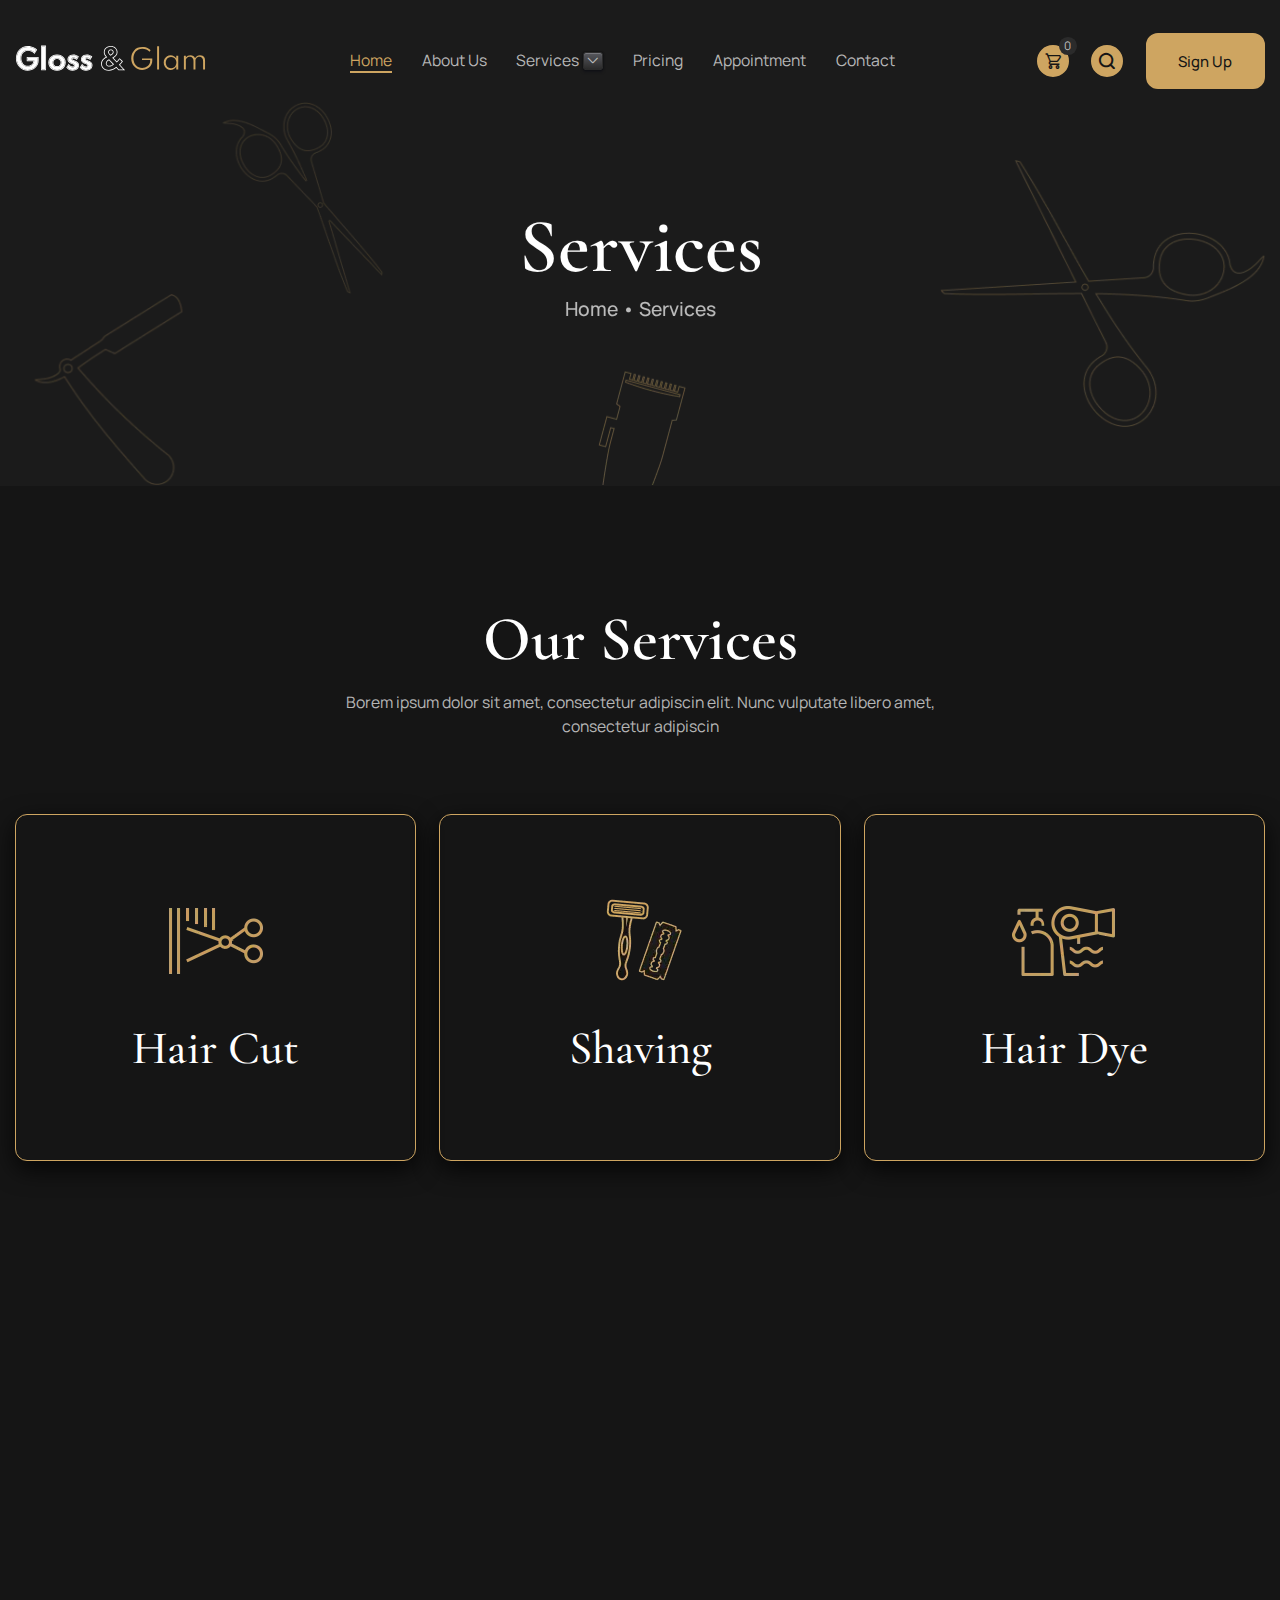
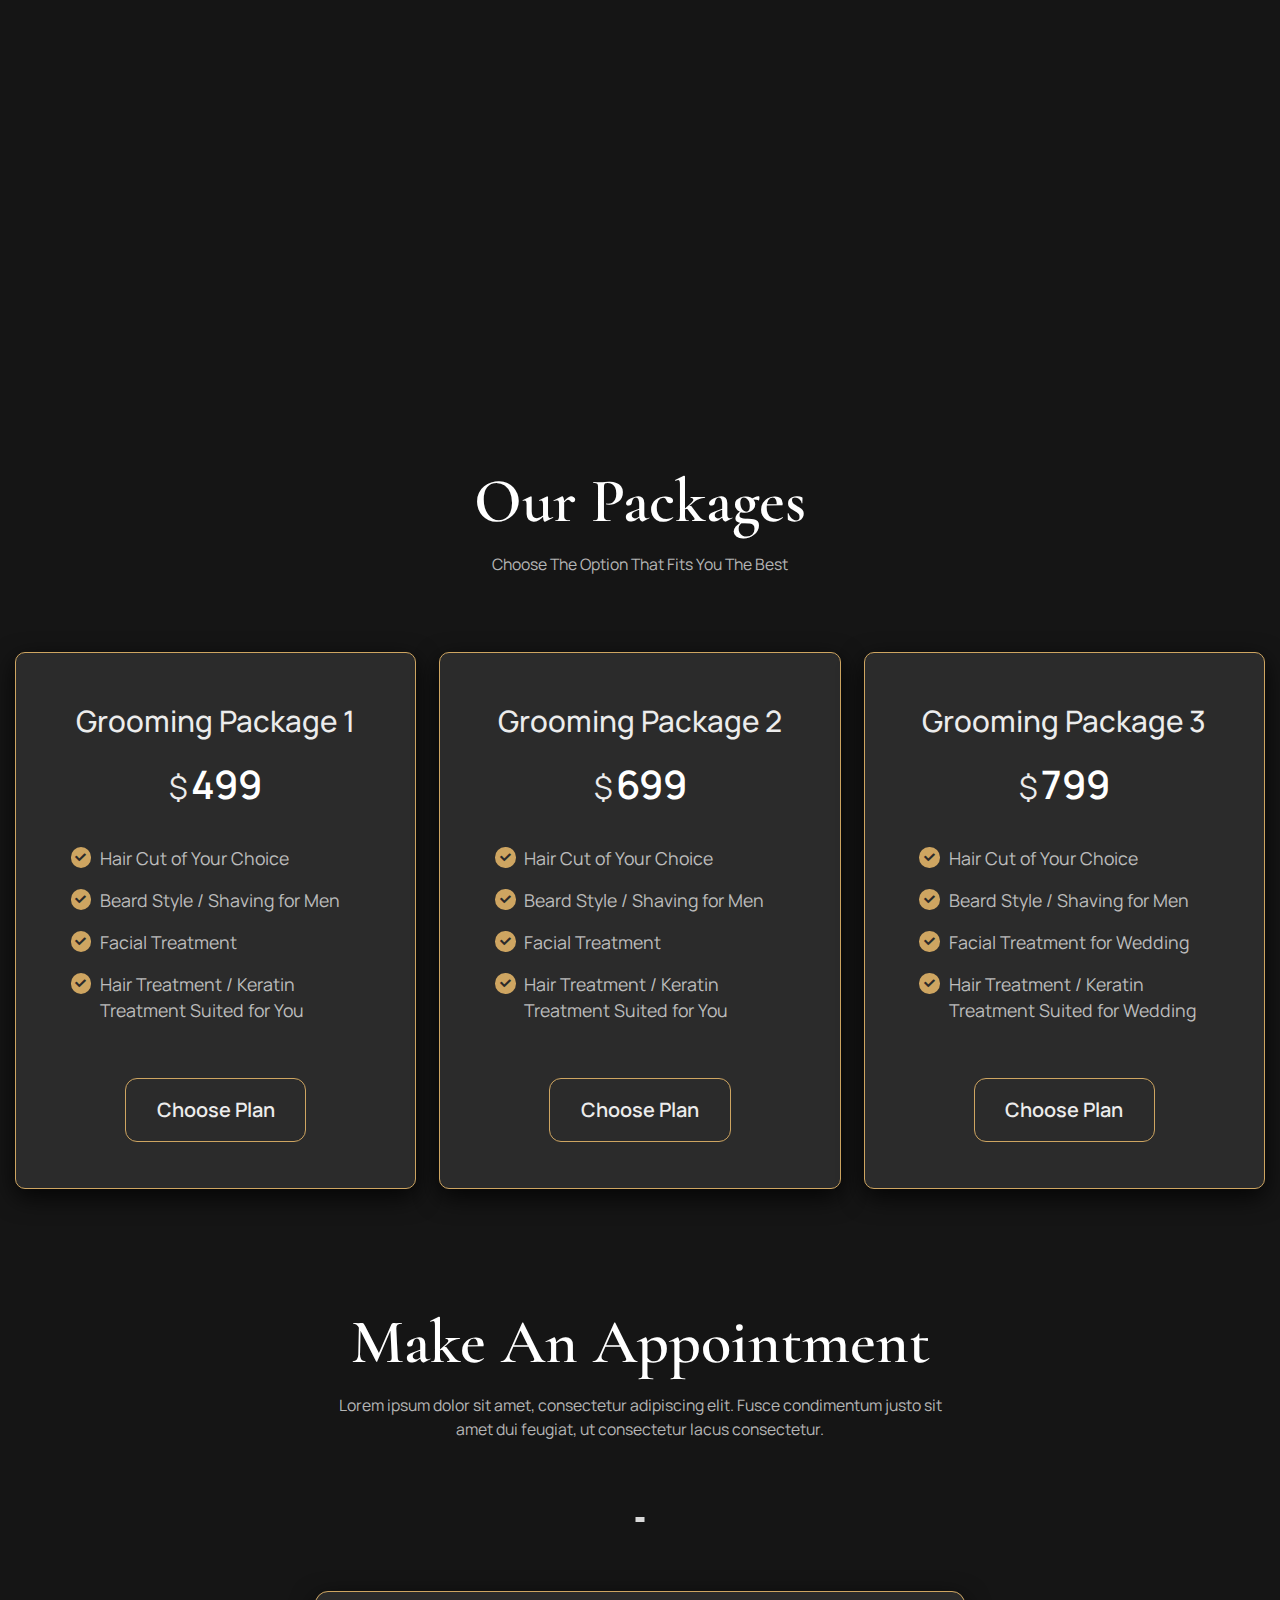
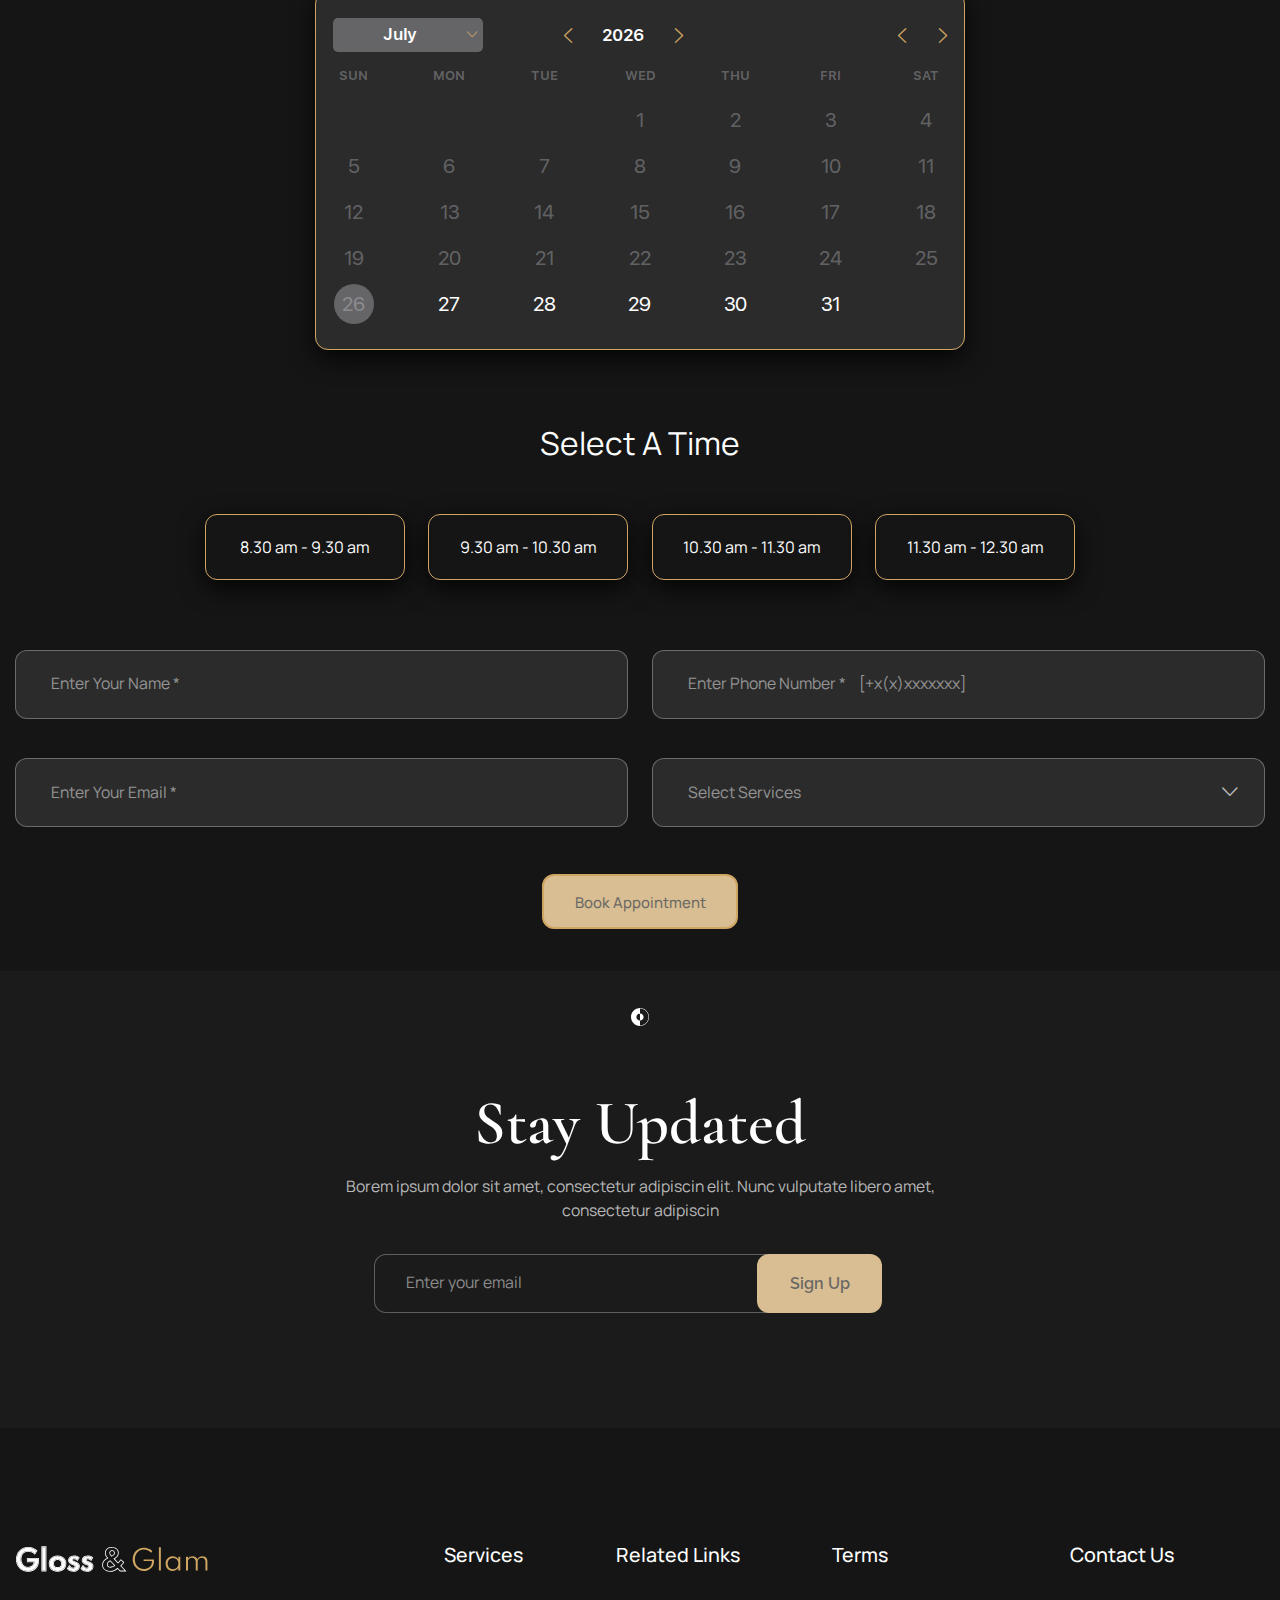
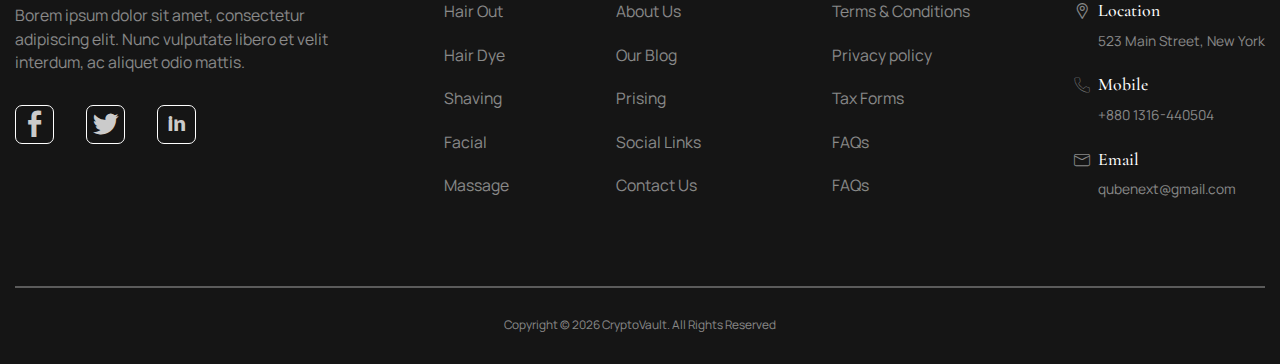
<file: index.html>
<!DOCTYPE html>
<html lang="en">

<head>
	<title>Gloss&Glam</title>
	<meta charset="UTF-8">
	<meta name="format-detection" content="telephone=no">
	<link rel="stylesheet" href="css/style.min.css?_v=20250128211405">
	<link rel="icon" href="img/favicon.webp" type="image.webp">
	<!-- <meta name="robots" content="noindex, nofollow"> -->
	<!-- <link href="https://v1.fontapi.ir/css/SFProDisplay:400;500?_v=20250128211405" rel="stylesheet"> -->
	<meta name="viewport" content="width=device-width, initial-scale=1.0">

</head>

<body class="indexPage">
	<div class="wrapper">
		<div class="preloader">
			<div class="preloader__body">
				<div class="preloader__circle"></div>
				<!-- <div class="preloader__percents">
      <span>0</span> %
    </div> -->
			</div>
		</div>

		<script>
			const myPreloader = document.querySelector(".preloader");
			const indexPage = document.getElementsByClassName('indexPage')[0];
			const cardPage = document.getElementsByClassName('cardPage')[0];
			const percents = myPreloader.querySelector(".preloader__percents span");

			indexPage && indexPage.classList.add("page-loading");
			cardPage && cardPage.classList.add("page-loading");

			window.onload = function() {
				myPreloader.classList.add("_preloaderOff");
				indexPage && indexPage.classList.remove("page-loading");
				cardPage && cardPage.classList.remove("page-loading");
			}

			// document.addEventListener('DOMContentLoaded', () => {
			//   const pageContent = document.querySelectorAll('img');
			//   let i = 0;
			//   console.log(pageContent);
			//   Array.from(pageContent).forEach((el, index) => {
			//     if (el.isConnected) {
			//       i++;
			//       percents.innerHTML = ((i * 100) / percents.length);

			//       if (i === pageContent.length) {
			//         percents.innerHTML = 100;
			//       }
			//     }
			//   })
			// })
		</script>
		<div class="snow-wrp">
			<div class="snow"></div>
			<div class="snow"></div>
			<div class="snow"></div>
			<div class="snow"></div>
			<div class="snow"></div>
			<div class="snow"></div>
			<div class="snow"></div>
			<div class="snow"></div>
			<div class="snow"></div>
			<div class="snow"></div>
			<div class="snow"></div>
			<div class="snow"></div>
			<div class="snow"></div>
			<div class="snow"></div>
			<div class="snow"></div>
			<div class="snow"></div>
			<div class="snow"></div>
			<div class="snow"></div>
			<div class="snow"></div>
			<div class="snow"></div>
			<div class="snow"></div>
			<div class="snow"></div>
			<div class="snow"></div>
			<div class="snow"></div>
			<div class="snow"></div>
			<div class="snow"></div>
			<div class="snow"></div>
			<div class="snow"></div>
			<div class="snow"></div>
			<div class="snow"></div>
			<div class="snow"></div>
			<div class="snow"></div>
			<div class="snow"></div>
			<div class="snow"></div>
			<div class="snow"></div>
			<div class="snow"></div>
			<div class="snow"></div>
			<div class="snow"></div>
			<div class="snow"></div>
			<div class="snow"></div>
			<div class="snow"></div>
			<div class="snow"></div>
			<div class="snow"></div>
			<div class="snow"></div>
			<div class="snow"></div>
			<div class="snow"></div>
			<div class="snow"></div>
			<div class="snow"></div>
			<div class="snow"></div>
			<div class="snow"></div>
			<div class="snow"></div>
			<div class="snow"></div>
			<div class="snow"></div>
			<div class="snow"></div>
			<div class="snow"></div>
			<div class="snow"></div>
			<div class="snow"></div>
			<div class="snow"></div>
			<div class="snow"></div>
			<div class="snow"></div>
			<div class="snow"></div>
			<div class="snow"></div>
			<div class="snow"></div>
			<div class="snow"></div>
			<div class="snow"></div>
			<div class="snow"></div>
			<div class="snow"></div>
			<div class="snow"></div>
			<div class="snow"></div>
			<div class="snow"></div>
			<div class="snow"></div>
			<div class="snow"></div>
			<div class="snow"></div>
			<div class="snow"></div>
			<div class="snow"></div>
			<div class="snow"></div>
			<div class="snow"></div>
			<div class="snow"></div>
			<div class="snow"></div>
			<div class="snow"></div>
			<div class="snow"></div>
			<div class="snow"></div>
			<div class="snow"></div>
			<div class="snow"></div>
			<div class="snow"></div>
			<div class="snow"></div>
			<div class="snow"></div>
			<div class="snow"></div>
			<div class="snow"></div>
			<div class="snow"></div>
			<div class="snow"></div>
			<div class="snow"></div>
			<div class="snow"></div>
			<div class="snow"></div>
			<div class="snow"></div>
			<div class="snow"></div>
			<div class="snow"></div>
			<div class="snow"></div>
			<div class="snow"></div>
			<div class="snow"></div>
			<div class="snow"></div>
			<div class="snow"></div>
			<div class="snow"></div>
			<div class="snow"></div>
			<div class="snow"></div>
			<div class="snow"></div>
			<div class="snow"></div>
			<div class="snow"></div>
			<div class="snow"></div>
			<div class="snow"></div>
			<div class="snow"></div>
			<div class="snow"></div>
			<div class="snow"></div>
			<div class="snow"></div>
			<div class="snow"></div>
			<div class="snow"></div>
			<div class="snow"></div>
			<div class="snow"></div>
			<div class="snow"></div>
			<div class="snow"></div>
			<div class="snow"></div>
			<div class="snow"></div>
			<div class="snow"></div>
			<div class="snow"></div>
			<div class="snow"></div>
			<div class="snow"></div>
			<div class="snow"></div>
			<div class="snow"></div>
			<div class="snow"></div>
			<div class="snow"></div>
			<div class="snow"></div>
			<div class="snow"></div>
			<div class="snow"></div>
			<div class="snow"></div>
			<div class="snow"></div>
			<div class="snow"></div>
			<div class="snow"></div>
			<div class="snow"></div>
			<div class="snow"></div>
			<div class="snow"></div>
			<div class="snow"></div>
			<div class="snow"></div>
			<div class="snow"></div>
			<div class="snow"></div>
			<div class="snow"></div>
			<div class="snow"></div>
			<div class="snow"></div>
			<div class="snow"></div>
			<div class="snow"></div>
			<div class="snow"></div>
			<div class="snow"></div>
			<div class="snow"></div>
			<div class="snow"></div>
			<div class="snow"></div>
			<div class="snow"></div>
			<div class="snow"></div>
			<div class="snow"></div>
			<div class="snow"></div>
			<div class="snow"></div>
			<div class="snow"></div>
			<div class="snow"></div>
			<div class="snow"></div>
			<div class="snow"></div>
			<div class="snow"></div>
			<div class="snow"></div>
			<div class="snow"></div>
			<div class="snow"></div>
			<div class="snow"></div>
			<div class="snow"></div>
			<div class="snow"></div>
			<div class="snow"></div>
			<div class="snow"></div>
			<div class="snow"></div>
			<div class="snow"></div>
			<div class="snow"></div>
			<div class="snow"></div>
			<div class="snow"></div>
			<div class="snow"></div>
			<div class="snow"></div>
			<div class="snow"></div>
			<div class="snow"></div>
			<div class="snow"></div>
			<div class="snow"></div>
			<div class="snow"></div>
			<div class="snow"></div>
			<div class="snow"></div>
			<div class="snow"></div>
			<div class="snow"></div>
			<div class="snow"></div>
			<div class="snow"></div>
			<div class="snow"></div>
			<div class="snow"></div>
			<div class="snow"></div>
			<div class="snow"></div>
			<div class="snow"></div>
			<div class="snow"></div>
			<div class="snow"></div>
			<div class="snow"></div>
			<div class="snow"></div>
			<div class="snow"></div>
		</div>
		<header class="header" id="header">

			<!-- /.header__container -->
			<div class="header__container">

				<!-- .header__logo -->
				<a href="#" class="header__logo">
					<svg class="header__logo-image" width="204" height="40" viewBox="0 0 204 36" fill="none" xmlns="http://www.w3.org/2000/svg">
						<mask id="path-1-outside-1_0_564" maskUnits="userSpaceOnUse" x="0" y="2" width="117" height="28" fill="black">
							<rect fill="white" y="2" width="117" height="28" />
							<path d="M13.3529 28.455C11.7317 28.455 10.2244 28.1469 8.8308 27.5307C7.43721 26.905 6.21427 26.0423 5.16197 24.9426C4.11915 23.8335 3.30385 22.5394 2.71608 21.0605C2.13778 19.5816 1.84864 17.9889 1.84864 16.2825C1.84864 14.6614 2.11882 13.1208 2.65919 11.6609C3.19957 10.1915 3.98168 8.89267 5.00554 7.76452C6.0294 6.63638 7.26657 5.74524 8.71704 5.09111C10.177 4.43697 11.8171 4.10991 13.6373 4.10991C14.737 4.10991 15.813 4.23789 16.8653 4.49385C17.9176 4.74982 18.9083 5.11481 19.8373 5.58882C20.7758 6.06283 21.6196 6.63638 22.3685 7.30947L20.5768 10.182C19.7235 9.32875 18.6807 8.6604 17.4483 8.17691C16.2159 7.68394 14.955 7.43745 13.6657 7.43745C12.4238 7.43745 11.3194 7.66024 10.3524 8.10581C9.38539 8.55138 8.56536 9.17707 7.89226 9.98289C7.22865 10.7792 6.72146 11.7035 6.37069 12.7558C6.0294 13.7987 5.85876 14.9221 5.85876 16.1261C5.85876 17.4248 6.05311 18.6193 6.44179 19.7096C6.83048 20.7903 7.37085 21.7336 8.06291 22.5394C8.76444 23.3357 9.57974 23.952 10.5088 24.388C11.4379 24.8147 12.438 25.028 13.5093 25.028C14.3815 25.028 15.2252 24.8858 16.0405 24.6013C16.8558 24.3169 17.5858 23.9093 18.2304 23.3784C18.8751 22.8475 19.387 22.2171 19.7662 21.4871C20.1454 20.7571 20.335 19.9513 20.335 19.0697V18.5577H13.2818V15.6426H24.1318V18.6715C24.1318 20.1883 23.8285 21.5487 23.2217 22.7527C22.615 23.9567 21.795 24.9853 20.7616 25.8385C19.7378 26.6823 18.5859 27.3316 17.3061 27.7867C16.0263 28.2323 14.7085 28.455 13.3529 28.455ZM28.4599 28V3.5411H32.0008V28H28.4599ZM44.4971 28.455C42.9234 28.455 41.5013 28.128 40.231 27.4738C38.9701 26.8197 37.97 25.9096 37.2305 24.7436C36.491 23.5775 36.1213 22.236 36.1213 20.7192C36.1213 19.1929 36.491 17.8515 37.2305 16.6949C37.97 15.5288 38.9701 14.6187 40.231 13.9646C41.4919 13.3104 42.9139 12.9834 44.4971 12.9834C46.0708 12.9834 47.4881 13.3104 48.7489 13.9646C50.0193 14.6187 51.0194 15.5288 51.7494 16.6949C52.4889 17.8515 52.8586 19.1929 52.8586 20.7192C52.8586 22.236 52.4889 23.5775 51.7494 24.7436C51.0194 25.9096 50.0193 26.8197 48.7489 27.4738C47.4881 28.128 46.0708 28.455 44.4971 28.455ZM44.4971 25.4119C45.3882 25.4119 46.1845 25.2128 46.8861 24.8147C47.5971 24.407 48.1564 23.8524 48.5641 23.1509C48.9717 22.4399 49.1756 21.6293 49.1756 20.7192C49.1756 19.7996 48.9717 18.9891 48.5641 18.2875C48.1564 17.5765 47.5971 17.0219 46.8861 16.6238C46.1845 16.2256 45.3882 16.0265 44.4971 16.0265C43.6154 16.0265 42.8191 16.2256 42.1081 16.6238C41.3971 17.0219 40.8377 17.5765 40.4301 18.2875C40.0224 18.9891 39.8186 19.7996 39.8186 20.7192C39.8186 21.6293 40.0224 22.4399 40.4301 23.1509C40.8377 23.8524 41.3971 24.407 42.1081 24.8147C42.8191 25.2128 43.6154 25.4119 44.4971 25.4119ZM60.904 28.455C59.681 28.455 58.5908 28.2275 57.6333 27.7725C56.6853 27.3079 55.9126 26.6443 55.3154 25.7816L56.8796 23.4779C57.4389 24.2174 58.0599 24.791 58.7425 25.1986C59.4345 25.6063 60.1503 25.8101 60.8897 25.8101C61.3448 25.8101 61.7477 25.7295 62.0985 25.5683C62.4492 25.3977 62.7289 25.1559 62.9375 24.8431C63.146 24.5208 63.2503 24.1416 63.2503 23.7055C63.2503 23.2504 63.1318 22.8949 62.8948 22.6389C62.6578 22.383 62.3023 22.1507 61.8283 21.9422C61.3543 21.7336 60.757 21.4871 60.0365 21.2027C59.4298 20.9467 58.8515 20.6623 58.3016 20.3495C57.7518 20.0366 57.2967 19.6432 56.9365 19.1692C56.5857 18.6857 56.4103 18.0742 56.4103 17.3348C56.4103 16.491 56.6426 15.7421 57.1071 15.088C57.5811 14.4338 58.2258 13.9219 59.0411 13.5522C59.8659 13.1825 60.8044 12.9976 61.8567 12.9976C62.6151 12.9976 63.3783 13.1351 64.1462 13.41C64.9141 13.6754 65.682 14.0641 66.4499 14.576L65.17 16.8086C64.0609 15.889 62.9659 15.4293 61.8852 15.4293C61.25 15.4293 60.7381 15.5809 60.3494 15.8843C59.9702 16.1877 59.7806 16.5764 59.7806 17.0504C59.7806 17.4391 59.9465 17.7709 60.2783 18.0458C60.6101 18.3207 61.0225 18.5625 61.5154 18.771C62.0084 18.9796 62.5014 19.1787 62.9943 19.3683C63.7717 19.6527 64.4543 19.9561 65.0421 20.2784C65.6298 20.6007 66.0896 21.0178 66.4214 21.5298C66.7532 22.0417 66.9191 22.7243 66.9191 23.5775C66.9191 24.6013 66.6727 25.4783 66.1797 26.2082C65.6962 26.9382 65.0041 27.4975 64.1035 27.8862C63.2029 28.2654 62.1364 28.455 60.904 28.455ZM75.1487 28.455C73.9257 28.455 72.8355 28.2275 71.878 27.7725C70.93 27.3079 70.1574 26.6443 69.5601 25.7816L71.1243 23.4779C71.6837 24.2174 72.3046 24.791 72.9872 25.1986C73.6793 25.6063 74.395 25.8101 75.1345 25.8101C75.5895 25.8101 75.9924 25.7295 76.3432 25.5683C76.694 25.3977 76.9736 25.1559 77.1822 24.8431C77.3908 24.5208 77.495 24.1416 77.495 23.7055C77.495 23.2504 77.3765 22.8949 77.1395 22.6389C76.9025 22.383 76.547 22.1507 76.073 21.9422C75.599 21.7336 75.0017 21.4871 74.2813 21.2027C73.6745 20.9467 73.0962 20.6623 72.5464 20.3495C71.9965 20.0366 71.5415 19.6432 71.1812 19.1692C70.8305 18.6857 70.6551 18.0742 70.6551 17.3348C70.6551 16.491 70.8873 15.7421 71.3519 15.088C71.8259 14.4338 72.4705 13.9219 73.2858 13.5522C74.1106 13.1825 75.0491 12.9976 76.1015 12.9976C76.8599 12.9976 77.623 13.1351 78.3909 13.41C79.1588 13.6754 79.9267 14.0641 80.6946 14.576L79.4148 16.8086C78.3056 15.889 77.2106 15.4293 76.1299 15.4293C75.4947 15.4293 74.9828 15.5809 74.5941 15.8843C74.2149 16.1877 74.0253 16.5764 74.0253 17.0504C74.0253 17.4391 74.1912 17.7709 74.523 18.0458C74.8548 18.3207 75.2672 18.5625 75.7602 18.771C76.2531 18.9796 76.7461 19.1787 77.2391 19.3683C78.0164 19.6527 78.699 19.9561 79.2868 20.2784C79.8746 20.6007 80.3344 21.0178 80.6662 21.5298C80.998 22.0417 81.1639 22.7243 81.1639 23.5775C81.1639 24.6013 80.9174 25.4783 80.4244 26.2082C79.9409 26.9382 79.2489 27.4975 78.3483 27.8862C77.4476 28.2654 76.3811 28.455 75.1487 28.455Z" />
							<path d="M99.3945 28.455C97.9725 28.455 96.7021 28.1991 95.5835 27.6872C94.4743 27.1657 93.5974 26.431 92.9527 25.483C92.3176 24.5255 92 23.3974 92 22.0986C92 20.5628 92.4692 19.2213 93.4078 18.0742C94.3558 16.9271 95.7731 15.9459 97.6596 15.1306C96.9771 14.3627 96.432 13.6802 96.0243 13.0829C95.6167 12.4762 95.3228 11.9026 95.1427 11.3623C94.972 10.8124 94.8867 10.2531 94.8867 9.68426C94.8867 8.5182 95.1711 7.51804 95.7399 6.68378C96.3182 5.84952 97.0908 5.20961 98.0578 4.76404C99.0343 4.31847 100.12 4.09569 101.314 4.09569C102.348 4.09569 103.258 4.25211 104.045 4.56496C104.841 4.86832 105.505 5.29019 106.035 5.83056C106.576 6.36145 106.983 6.96345 107.258 7.63654C107.533 8.30015 107.671 8.98747 107.671 9.69848C107.671 10.9214 107.263 12.0069 106.448 12.9549C105.632 13.8935 104.447 14.7656 102.893 15.5715L107.671 20.6908C107.908 20.4917 108.168 20.2405 108.453 19.9371C108.747 19.6337 109.041 19.3209 109.335 18.9986C109.638 18.6667 109.913 18.3539 110.159 18.06C110.415 17.7566 110.619 17.5149 110.771 17.3348L113.089 19.482C112.605 20.0983 112.084 20.7382 111.524 21.4018C110.965 22.0559 110.458 22.6105 110.003 23.0656L114.624 28H109.96L107.258 25.0991C106.13 26.1703 104.903 26.9998 103.575 27.5876C102.258 28.1659 100.864 28.455 99.3945 28.455ZM99.878 24.9284C100.731 24.9284 101.58 24.7293 102.423 24.3312C103.277 23.9235 104.082 23.3405 104.841 22.5821L99.5936 17.1357C98.5034 17.6002 97.6549 18.2212 97.0482 18.9986C96.4414 19.7759 96.1381 20.6339 96.1381 21.5724C96.1381 22.2834 96.304 22.8902 96.6358 23.3926C96.9771 23.8951 97.4321 24.279 98.0009 24.5445C98.5697 24.8004 99.1954 24.9284 99.878 24.9284ZM100.973 13.5095C101.712 13.1208 102.338 12.7369 102.85 12.3577C103.371 11.9785 103.76 11.5708 104.016 11.1347C104.282 10.6986 104.414 10.2057 104.414 9.65582C104.414 9.08701 104.282 8.58456 104.016 8.14847C103.76 7.71238 103.409 7.37583 102.964 7.13883C102.528 6.89234 102.035 6.7691 101.485 6.7691C100.926 6.7691 100.433 6.89234 100.006 7.13883C99.5794 7.37583 99.2428 7.70764 98.9964 8.13425C98.7499 8.56086 98.6266 9.04435 98.6266 9.58472C98.6266 10.0018 98.7025 10.4048 98.8541 10.7934C99.0153 11.1821 99.2665 11.5945 99.6078 12.0306C99.9491 12.4667 100.404 12.9597 100.973 13.5095Z" />
						</mask>
						<path d="M13.3529 28.455C11.7317 28.455 10.2244 28.1469 8.8308 27.5307C7.43721 26.905 6.21427 26.0423 5.16197 24.9426C4.11915 23.8335 3.30385 22.5394 2.71608 21.0605C2.13778 19.5816 1.84864 17.9889 1.84864 16.2825C1.84864 14.6614 2.11882 13.1208 2.65919 11.6609C3.19957 10.1915 3.98168 8.89267 5.00554 7.76452C6.0294 6.63638 7.26657 5.74524 8.71704 5.09111C10.177 4.43697 11.8171 4.10991 13.6373 4.10991C14.737 4.10991 15.813 4.23789 16.8653 4.49385C17.9176 4.74982 18.9083 5.11481 19.8373 5.58882C20.7758 6.06283 21.6196 6.63638 22.3685 7.30947L20.5768 10.182C19.7235 9.32875 18.6807 8.6604 17.4483 8.17691C16.2159 7.68394 14.955 7.43745 13.6657 7.43745C12.4238 7.43745 11.3194 7.66024 10.3524 8.10581C9.38539 8.55138 8.56536 9.17707 7.89226 9.98289C7.22865 10.7792 6.72146 11.7035 6.37069 12.7558C6.0294 13.7987 5.85876 14.9221 5.85876 16.1261C5.85876 17.4248 6.05311 18.6193 6.44179 19.7096C6.83048 20.7903 7.37085 21.7336 8.06291 22.5394C8.76444 23.3357 9.57974 23.952 10.5088 24.388C11.4379 24.8147 12.438 25.028 13.5093 25.028C14.3815 25.028 15.2252 24.8858 16.0405 24.6013C16.8558 24.3169 17.5858 23.9093 18.2304 23.3784C18.8751 22.8475 19.387 22.2171 19.7662 21.4871C20.1454 20.7571 20.335 19.9513 20.335 19.0697V18.5577H13.2818V15.6426H24.1318V18.6715C24.1318 20.1883 23.8285 21.5487 23.2217 22.7527C22.615 23.9567 21.795 24.9853 20.7616 25.8385C19.7378 26.6823 18.5859 27.3316 17.3061 27.7867C16.0263 28.2323 14.7085 28.455 13.3529 28.455ZM28.4599 28V3.5411H32.0008V28H28.4599ZM44.4971 28.455C42.9234 28.455 41.5013 28.128 40.231 27.4738C38.9701 26.8197 37.97 25.9096 37.2305 24.7436C36.491 23.5775 36.1213 22.236 36.1213 20.7192C36.1213 19.1929 36.491 17.8515 37.2305 16.6949C37.97 15.5288 38.9701 14.6187 40.231 13.9646C41.4919 13.3104 42.9139 12.9834 44.4971 12.9834C46.0708 12.9834 47.4881 13.3104 48.7489 13.9646C50.0193 14.6187 51.0194 15.5288 51.7494 16.6949C52.4889 17.8515 52.8586 19.1929 52.8586 20.7192C52.8586 22.236 52.4889 23.5775 51.7494 24.7436C51.0194 25.9096 50.0193 26.8197 48.7489 27.4738C47.4881 28.128 46.0708 28.455 44.4971 28.455ZM44.4971 25.4119C45.3882 25.4119 46.1845 25.2128 46.8861 24.8147C47.5971 24.407 48.1564 23.8524 48.5641 23.1509C48.9717 22.4399 49.1756 21.6293 49.1756 20.7192C49.1756 19.7996 48.9717 18.9891 48.5641 18.2875C48.1564 17.5765 47.5971 17.0219 46.8861 16.6238C46.1845 16.2256 45.3882 16.0265 44.4971 16.0265C43.6154 16.0265 42.8191 16.2256 42.1081 16.6238C41.3971 17.0219 40.8377 17.5765 40.4301 18.2875C40.0224 18.9891 39.8186 19.7996 39.8186 20.7192C39.8186 21.6293 40.0224 22.4399 40.4301 23.1509C40.8377 23.8524 41.3971 24.407 42.1081 24.8147C42.8191 25.2128 43.6154 25.4119 44.4971 25.4119ZM60.904 28.455C59.681 28.455 58.5908 28.2275 57.6333 27.7725C56.6853 27.3079 55.9126 26.6443 55.3154 25.7816L56.8796 23.4779C57.4389 24.2174 58.0599 24.791 58.7425 25.1986C59.4345 25.6063 60.1503 25.8101 60.8897 25.8101C61.3448 25.8101 61.7477 25.7295 62.0985 25.5683C62.4492 25.3977 62.7289 25.1559 62.9375 24.8431C63.146 24.5208 63.2503 24.1416 63.2503 23.7055C63.2503 23.2504 63.1318 22.8949 62.8948 22.6389C62.6578 22.383 62.3023 22.1507 61.8283 21.9422C61.3543 21.7336 60.757 21.4871 60.0365 21.2027C59.4298 20.9467 58.8515 20.6623 58.3016 20.3495C57.7518 20.0366 57.2967 19.6432 56.9365 19.1692C56.5857 18.6857 56.4103 18.0742 56.4103 17.3348C56.4103 16.491 56.6426 15.7421 57.1071 15.088C57.5811 14.4338 58.2258 13.9219 59.0411 13.5522C59.8659 13.1825 60.8044 12.9976 61.8567 12.9976C62.6151 12.9976 63.3783 13.1351 64.1462 13.41C64.9141 13.6754 65.682 14.0641 66.4499 14.576L65.17 16.8086C64.0609 15.889 62.9659 15.4293 61.8852 15.4293C61.25 15.4293 60.7381 15.5809 60.3494 15.8843C59.9702 16.1877 59.7806 16.5764 59.7806 17.0504C59.7806 17.4391 59.9465 17.7709 60.2783 18.0458C60.6101 18.3207 61.0225 18.5625 61.5154 18.771C62.0084 18.9796 62.5014 19.1787 62.9943 19.3683C63.7717 19.6527 64.4543 19.9561 65.0421 20.2784C65.6298 20.6007 66.0896 21.0178 66.4214 21.5298C66.7532 22.0417 66.9191 22.7243 66.9191 23.5775C66.9191 24.6013 66.6727 25.4783 66.1797 26.2082C65.6962 26.9382 65.0041 27.4975 64.1035 27.8862C63.2029 28.2654 62.1364 28.455 60.904 28.455ZM75.1487 28.455C73.9257 28.455 72.8355 28.2275 71.878 27.7725C70.93 27.3079 70.1574 26.6443 69.5601 25.7816L71.1243 23.4779C71.6837 24.2174 72.3046 24.791 72.9872 25.1986C73.6793 25.6063 74.395 25.8101 75.1345 25.8101C75.5895 25.8101 75.9924 25.7295 76.3432 25.5683C76.694 25.3977 76.9736 25.1559 77.1822 24.8431C77.3908 24.5208 77.495 24.1416 77.495 23.7055C77.495 23.2504 77.3765 22.8949 77.1395 22.6389C76.9025 22.383 76.547 22.1507 76.073 21.9422C75.599 21.7336 75.0017 21.4871 74.2813 21.2027C73.6745 20.9467 73.0962 20.6623 72.5464 20.3495C71.9965 20.0366 71.5415 19.6432 71.1812 19.1692C70.8305 18.6857 70.6551 18.0742 70.6551 17.3348C70.6551 16.491 70.8873 15.7421 71.3519 15.088C71.8259 14.4338 72.4705 13.9219 73.2858 13.5522C74.1106 13.1825 75.0491 12.9976 76.1015 12.9976C76.8599 12.9976 77.623 13.1351 78.3909 13.41C79.1588 13.6754 79.9267 14.0641 80.6946 14.576L79.4148 16.8086C78.3056 15.889 77.2106 15.4293 76.1299 15.4293C75.4947 15.4293 74.9828 15.5809 74.5941 15.8843C74.2149 16.1877 74.0253 16.5764 74.0253 17.0504C74.0253 17.4391 74.1912 17.7709 74.523 18.0458C74.8548 18.3207 75.2672 18.5625 75.7602 18.771C76.2531 18.9796 76.7461 19.1787 77.2391 19.3683C78.0164 19.6527 78.699 19.9561 79.2868 20.2784C79.8746 20.6007 80.3344 21.0178 80.6662 21.5298C80.998 22.0417 81.1639 22.7243 81.1639 23.5775C81.1639 24.6013 80.9174 25.4783 80.4244 26.2082C79.9409 26.9382 79.2489 27.4975 78.3483 27.8862C77.4476 28.2654 76.3811 28.455 75.1487 28.455Z" fill="white" />
						<path d="M8.8308 27.5307L8.48128 28.3092L8.48571 28.3112L8.8308 27.5307ZM5.16197 24.9426L4.54023 25.5272L4.54543 25.5326L5.16197 24.9426ZM2.71608 21.0605L1.92133 21.3713L1.92308 21.3757L2.71608 21.0605ZM2.65919 11.6609L3.45947 11.9571L3.46009 11.9554L2.65919 11.6609ZM5.00554 7.76452L4.37365 7.19104L5.00554 7.76452ZM8.71704 5.09111L8.36812 4.31237L8.36623 4.31322L8.71704 5.09111ZM16.8653 4.49385L17.067 3.6647V3.6647L16.8653 4.49385ZM19.8373 5.58882L19.4495 6.34894L19.4526 6.35052L19.8373 5.58882ZM22.3685 7.30947L23.0926 7.76109L23.4716 7.15348L22.9389 6.6748L22.3685 7.30947ZM20.5768 10.182L19.9734 10.7854L20.7326 11.5446L21.3008 10.6336L20.5768 10.182ZM17.4483 8.17691L17.1314 8.96923L17.1367 8.9713L17.4483 8.17691ZM10.3524 8.10581L10.7095 8.88082L10.7095 8.88082L10.3524 8.10581ZM7.89226 9.98289L7.23735 9.43584L7.23671 9.4366L7.89226 9.98289ZM6.37069 12.7558L5.56114 12.486L5.55969 12.4904L6.37069 12.7558ZM6.44179 19.7096L5.63801 19.9961L5.63881 19.9984L6.44179 19.7096ZM8.06291 22.5394L7.41549 23.0954L7.4226 23.1035L8.06291 22.5394ZM10.5088 24.388L10.1462 25.1605L10.1527 25.1635L10.5088 24.388ZM16.0405 24.6014L15.7594 23.7956L15.7594 23.7956L16.0405 24.6014ZM19.7662 21.4871L20.5235 21.8805H20.5235L19.7662 21.4871ZM20.335 18.5577H21.1884V17.7044H20.335V18.5577ZM13.2818 18.5577H12.4284V19.4111H13.2818V18.5577ZM13.2818 15.6426V14.7892H12.4284V15.6426H13.2818ZM24.1318 15.6426H24.9852V14.7892H24.1318V15.6426ZM23.2217 22.7527L23.9838 23.1367L23.2217 22.7527ZM20.7616 25.8385L21.3043 26.4971L21.3049 26.4965L20.7616 25.8385ZM17.3061 27.7867L17.5867 28.5926L17.592 28.5907L17.3061 27.7867ZM13.3529 27.6017C11.8429 27.6017 10.4539 27.3154 9.1759 26.7503L8.48571 28.3112C9.99484 28.9785 11.6206 29.3084 13.3529 29.3084V27.6017ZM9.18032 26.7523C7.88668 26.1714 6.75449 25.3726 5.77851 24.3527L4.54543 25.5326C5.67404 26.7121 6.98775 27.6386 8.48129 28.3092L9.18032 26.7523ZM5.78368 24.3581C4.81769 23.3307 4.05903 22.1291 3.50908 20.7453L1.92308 21.3757C2.54867 22.9497 3.4206 24.3362 4.54026 25.5271L5.78368 24.3581ZM3.51081 20.7497C2.97405 19.377 2.70197 17.8906 2.70197 16.2825H0.995305C0.995305 18.0873 1.30152 19.7861 1.92134 21.3713L3.51081 20.7497ZM2.70197 16.2825C2.70197 14.7582 2.95563 13.3183 3.45947 11.9571L1.85892 11.3647C1.28201 12.9233 0.995305 14.5645 0.995305 16.2825H2.70197ZM3.46009 11.9554C3.96366 10.5861 4.68938 9.38263 5.63744 8.33801L4.37365 7.19104C3.27399 8.4027 2.43547 9.79685 1.8583 11.3664L3.46009 11.9554ZM5.63744 8.33801C6.57913 7.30041 7.71927 6.47718 9.06785 5.86899L8.36623 4.31322C6.81387 5.0133 5.47968 5.97235 4.37365 7.19104L5.63744 8.33801ZM9.06596 5.86985C10.402 5.27123 11.9208 4.96324 13.6373 4.96324V3.25657C11.7133 3.25657 9.95198 3.60272 8.36812 4.31237L9.06596 5.86985ZM13.6373 4.96324C14.6701 4.96324 15.6783 5.08335 16.6636 5.32301L17.067 3.6647C15.9476 3.39242 14.8039 3.25657 13.6373 3.25657V4.96324ZM16.6636 5.32301C17.6538 5.56388 18.5818 5.90624 19.4495 6.34893L20.2251 4.8287C19.2347 4.32338 18.1813 3.93576 17.067 3.6647L16.6636 5.32301ZM19.4526 6.35052C20.3269 6.79207 21.1076 7.32359 21.7981 7.94415L22.9389 6.6748C22.1315 5.94917 21.2248 5.33358 20.222 4.82712L19.4526 6.35052ZM21.6445 6.85785L19.8527 9.73035L21.3008 10.6336L23.0926 7.76109L21.6445 6.85785ZM21.1802 9.57858C20.2361 8.63453 19.091 7.90471 17.7599 7.38252L17.1367 8.9713C18.2704 9.41609 19.211 10.023 19.9734 10.7854L21.1802 9.57858ZM17.7652 7.38461C16.435 6.85254 15.0668 6.58412 13.6657 6.58412V8.29079C14.8432 8.29079 15.9967 8.51534 17.1314 8.96921L17.7652 7.38461ZM13.6657 6.58412C12.3209 6.58412 11.0914 6.82573 9.99526 7.3308L10.7095 8.88082C11.5473 8.49475 12.5267 8.29079 13.6657 8.29079V6.58412ZM9.99526 7.33079C8.91501 7.82856 7.99274 8.53149 7.23735 9.43584L8.54718 10.5299C9.13797 9.82265 9.85578 9.2742 10.7095 8.88082L9.99526 7.33079ZM7.23671 9.4366C6.50033 10.3203 5.94319 11.3399 5.56115 12.486L7.18023 13.0257C7.49973 12.0672 7.95697 11.2382 8.54781 10.5292L7.23671 9.4366ZM5.55969 12.4904C5.18777 13.6268 5.00543 14.8406 5.00543 16.1261H6.71209C6.71209 15.0035 6.87104 13.9705 7.1817 13.0213L5.55969 12.4904ZM5.00543 16.1261C5.00543 17.5107 5.21279 18.8034 5.63801 19.9961L7.24557 19.423C6.89342 18.4353 6.71209 17.339 6.71209 16.1261H5.00543ZM5.63881 19.9984C6.0598 21.1689 6.65047 22.2045 7.41555 23.0954L8.71027 21.9834C8.09124 21.2627 7.60116 20.4117 7.24477 19.4208L5.63881 19.9984ZM7.4226 23.1035C8.19875 23.9845 9.10765 24.673 10.1462 25.1605L10.8714 23.6156C10.0518 23.2309 9.33013 22.687 8.70321 21.9753L7.4226 23.1035ZM10.1527 25.1635C11.1988 25.6439 12.3211 25.8813 13.5093 25.8813V24.1746C12.5549 24.1746 11.6769 23.9854 10.8649 23.6126L10.1527 25.1635ZM13.5093 25.8813C14.4762 25.8813 15.415 25.7233 16.3216 25.4071L15.7594 23.7956C15.0354 24.0482 14.2867 24.1746 13.5093 24.1746V25.8813ZM16.3216 25.4071C17.2287 25.0906 18.0478 24.6342 18.7729 24.0371L17.6879 22.7197C17.1237 23.1844 16.4829 23.5433 15.7594 23.7956L16.3216 25.4071ZM18.7729 24.0371C19.5049 23.4343 20.0904 22.7141 20.5235 21.8805L19.009 21.0937C18.6836 21.7201 18.2453 22.2607 17.6879 22.7197L18.7729 24.0371ZM20.5235 21.8805C20.9703 21.0203 21.1884 20.0782 21.1884 19.0697H19.4817C19.4817 19.8245 19.3205 20.4939 19.009 21.0937L20.5235 21.8805ZM21.1884 19.0697V18.5577H19.4817V19.0697H21.1884ZM20.335 17.7044H13.2818V19.4111H20.335V17.7044ZM14.1351 18.5577V15.6426H12.4284V18.5577H14.1351ZM13.2818 16.4959H24.1318V14.7892H13.2818V16.4959ZM23.2785 15.6426V18.6715H24.9852V15.6426H23.2785ZM23.2785 18.6715C23.2785 20.0718 22.9993 21.298 22.4597 22.3687L23.9838 23.1367C24.6577 21.7995 24.9852 20.3049 24.9852 18.6715H23.2785ZM22.4597 22.3687C21.9058 23.4679 21.16 24.403 20.2183 25.1805L21.3049 26.4965C22.4299 25.5676 23.3242 24.4455 23.9838 23.1367L22.4597 22.3687ZM20.2189 25.18C19.2734 25.9592 18.2089 26.56 17.0202 26.9827L17.592 28.5907C18.9629 28.1033 20.2021 27.4053 21.3043 26.4971L20.2189 25.18ZM17.0255 26.9808C15.8359 27.395 14.613 27.6017 13.3529 27.6017V29.3084C14.804 29.3084 16.2166 29.0696 17.5867 28.5926L17.0255 26.9808ZM28.4599 28H27.6066V28.8533H28.4599V28ZM28.4599 3.5411V2.68776H27.6066V3.5411H28.4599ZM32.0008 3.5411H32.8541V2.68776H32.0008V3.5411ZM32.0008 28V28.8533H32.8541V28H32.0008ZM29.3133 28V3.5411H27.6066V28H29.3133ZM28.4599 4.39443H32.0008V2.68776H28.4599V4.39443ZM31.1474 3.5411V28H32.8541V3.5411H31.1474ZM32.0008 27.1467H28.4599V28.8533H32.0008V27.1467ZM40.231 27.4738L39.838 28.2313L39.8403 28.2325L40.231 27.4738ZM37.2305 24.7436L36.5099 25.2005L37.2305 24.7436ZM37.2305 16.6949L37.9495 17.1545L37.9512 17.1519L37.2305 16.6949ZM40.231 13.9646L39.838 13.2071L40.231 13.9646ZM48.7489 13.9646L48.356 14.722L48.3583 14.7232L48.7489 13.9646ZM51.7494 16.6949L51.0261 17.1477L51.0305 17.1545L51.7494 16.6949ZM51.7494 24.7436L51.0288 24.2865L51.0261 24.2908L51.7494 24.7436ZM48.7489 27.4738L48.3583 26.7152L48.356 26.7164L48.7489 27.4738ZM46.8861 24.8147L47.3073 25.5568L47.3105 25.5549L46.8861 24.8147ZM48.5641 23.1509L49.3019 23.5796L49.3044 23.5753L48.5641 23.1509ZM48.5641 18.2875L47.8238 18.712L47.8263 18.7163L48.5641 18.2875ZM46.8861 16.6238L46.4649 17.3659L46.4691 17.3683L46.8861 16.6238ZM42.1081 16.6238L42.525 17.3683L42.1081 16.6238ZM40.4301 18.2875L41.1679 18.7163L41.1704 18.712L40.4301 18.2875ZM40.4301 23.1509L39.6898 23.5753L39.6923 23.5796L40.4301 23.1509ZM42.1081 24.8147L41.6836 25.555L41.6911 25.5592L42.1081 24.8147ZM44.4971 27.6017C43.0452 27.6017 41.7593 27.301 40.6216 26.7152L39.8403 28.2325C41.2434 28.955 42.8015 29.3084 44.4971 29.3084V27.6017ZM40.624 26.7164C39.4929 26.1296 38.6075 25.3215 37.9512 24.2866L36.5099 25.2005C37.3325 26.4977 38.4473 27.5098 39.838 28.2313L40.624 26.7164ZM37.9512 24.2866C37.3068 23.2705 36.9747 22.0907 36.9747 20.7192H35.268C35.268 22.3813 35.6753 23.8845 36.5099 25.2005L37.9512 24.2866ZM36.9747 20.7192C36.9747 19.337 37.3074 18.1588 37.9495 17.1545L36.5116 16.2352C35.6747 17.5441 35.268 19.0488 35.268 20.7192H36.9747ZM37.9512 17.1519C38.6075 16.1169 39.4929 15.3088 40.624 14.722L39.838 13.2071C38.4473 13.9286 37.3325 14.9407 36.5099 16.2379L37.9512 17.1519ZM40.624 14.722C41.75 14.1378 43.0348 13.8367 44.4971 13.8367V12.13C42.793 12.13 41.2337 12.483 39.838 13.2071L40.624 14.722ZM44.4971 13.8367C45.949 13.8367 47.2292 14.1375 48.356 14.722L49.1419 13.2071C47.747 12.4834 46.1926 12.13 44.4971 12.13V13.8367ZM48.3583 14.7232C49.4978 15.31 50.3808 16.1167 51.0261 17.1477L52.4727 16.2421C51.6581 14.9409 50.5408 13.9274 49.1396 13.2059L48.3583 14.7232ZM51.0305 17.1545C51.6726 18.1588 52.0053 19.337 52.0053 20.7192H53.7119C53.7119 19.0488 53.3052 17.5441 52.4684 16.2352L51.0305 17.1545ZM52.0053 20.7192C52.0053 22.0907 51.6731 23.2705 51.0288 24.2866L52.4701 25.2005C53.3046 23.8845 53.7119 22.3813 53.7119 20.7192H52.0053ZM51.0261 24.2908C50.3808 25.3217 49.4978 26.1284 48.3583 26.7152L49.1396 28.2325C50.5408 27.511 51.6581 26.4976 52.4727 25.1963L51.0261 24.2908ZM48.356 26.7164C47.2292 27.301 45.949 27.6017 44.4971 27.6017V29.3084C46.1926 29.3084 47.747 28.955 49.1419 28.2313L48.356 26.7164ZM44.4971 26.2652C45.52 26.2652 46.4642 26.0353 47.3073 25.5568L46.4649 24.0725C45.9049 24.3904 45.2564 24.5586 44.4971 24.5586V26.2652ZM47.3105 25.5549C48.1502 25.0736 48.8182 24.4121 49.3019 23.5796L47.8263 22.7222C47.4947 23.2927 47.044 23.7405 46.4617 24.0744L47.3105 25.5549ZM49.3044 23.5753C49.794 22.7212 50.0289 21.7614 50.0289 20.7192H48.3222C48.3222 21.4972 48.1494 22.1585 47.8238 22.7264L49.3044 23.5753ZM50.0289 20.7192C50.0289 19.6695 49.7949 18.7072 49.3019 17.8588L47.8263 18.7163C48.1486 19.271 48.3222 19.9298 48.3222 20.7192H50.0289ZM49.3044 17.8631C48.8204 17.0189 48.1496 16.3533 47.303 15.8792L46.4691 17.3683C47.0446 17.6905 47.4925 18.1341 47.8238 18.712L49.3044 17.8631ZM47.3073 15.8816C46.4642 15.4031 45.52 15.1732 44.4971 15.1732V16.8798C45.2564 16.8798 45.9049 17.0481 46.4649 17.3659L47.3073 15.8816ZM44.4971 15.1732C43.4817 15.1732 42.5398 15.4039 41.6911 15.8792L42.525 17.3683C43.0983 17.0473 43.7491 16.8798 44.4971 16.8798V15.1732ZM41.6911 15.8792C40.8445 16.3533 40.1738 17.0189 39.6898 17.8631L41.1704 18.712C41.5017 18.1341 41.9496 17.6905 42.525 17.3683L41.6911 15.8792ZM39.6923 17.8588C39.1993 18.7072 38.9653 19.6695 38.9653 20.7192H40.6719C40.6719 19.9298 40.8456 19.271 41.1679 18.7163L39.6923 17.8588ZM38.9653 20.7192C38.9653 21.7614 39.2001 22.7212 39.6898 23.5753L41.1704 22.7264C40.8447 22.1585 40.6719 21.4972 40.6719 20.7192H38.9653ZM39.6923 23.5796C40.176 24.4121 40.844 25.0736 41.6836 25.5549L42.5325 24.0744C41.9501 23.7405 41.4994 23.2927 41.1679 22.7222L39.6923 23.5796ZM41.6911 25.5592C42.5398 26.0345 43.4817 26.2652 44.4971 26.2652V24.5586C43.7491 24.5586 43.0983 24.3912 42.525 24.0701L41.6911 25.5592ZM57.6333 27.7725L57.2578 28.5388L57.267 28.5432L57.6333 27.7725ZM55.3154 25.7816L54.6094 25.3023L54.2807 25.7863L54.6138 26.2674L55.3154 25.7816ZM56.8796 23.4779L57.5602 22.9632L56.8422 22.014L56.1736 22.9986L56.8796 23.4779ZM58.7425 25.1986L58.3049 25.9312L58.3094 25.9339L58.7425 25.1986ZM62.0985 25.5683L62.4547 26.3437L62.4633 26.3398L62.4718 26.3357L62.0985 25.5683ZM62.9375 24.8431L63.6475 25.3165L63.6539 25.3067L62.9375 24.8431ZM62.8948 22.639L62.2687 23.2187V23.2187L62.8948 22.639ZM61.8283 21.9422L62.1719 21.1611L61.8283 21.9422ZM60.0365 21.2027L59.7048 21.9889L59.714 21.9928L59.7232 21.9964L60.0365 21.2027ZM58.3016 20.3495L58.7236 19.6078H58.7236L58.3016 20.3495ZM56.9365 19.1692L56.2458 19.6703L56.2514 19.678L56.2571 19.6855L56.9365 19.1692ZM57.1071 15.088L56.4161 14.5872L56.4114 14.5939L57.1071 15.088ZM59.0411 13.5522L58.692 12.7735L58.6887 12.775L59.0411 13.5522ZM64.1462 13.41L63.8585 14.2134L63.8674 14.2165L64.1462 13.41ZM66.4499 14.576L67.1902 15.0004L67.5869 14.3085L66.9232 13.866L66.4499 14.576ZM65.17 16.8086L64.6254 17.4656L65.4061 18.1128L65.9104 17.233L65.17 16.8086ZM60.3494 15.8843L59.8243 15.2116L59.8163 15.218L60.3494 15.8843ZM60.2783 18.0458L60.8227 17.3887V17.3887L60.2783 18.0458ZM61.5154 18.771L61.8479 17.9851V17.9851L61.5154 18.771ZM62.9943 19.3683L62.688 20.1648L62.7012 20.1697L62.9943 19.3683ZM65.0421 20.2784L65.4524 19.5302L65.0421 20.2784ZM66.4214 21.5298L65.7054 21.9939L66.4214 21.5298ZM66.1797 26.2082L65.4725 25.7306L65.4683 25.737L66.1797 26.2082ZM64.1035 27.8862L64.4347 28.6727L64.4417 28.6697L64.1035 27.8862ZM60.904 27.6017C59.7883 27.6017 58.8263 27.3946 57.9996 27.0018L57.267 28.5432C58.3553 29.0604 59.5737 29.3084 60.904 29.3084V27.6017ZM58.0088 27.0062C57.1908 26.6054 56.5307 26.038 56.017 25.2959L54.6138 26.2674C55.2945 27.2507 56.1798 28.0105 57.2578 28.5388L58.0088 27.0062ZM56.0214 26.261L57.5856 23.9573L56.1736 22.9986L54.6094 25.3023L56.0214 26.261ZM56.199 23.9927C56.8138 24.8054 57.5138 25.4587 58.3049 25.9312L59.18 24.466C58.606 24.1232 58.0641 23.6294 57.5602 22.9632L56.199 23.9927ZM58.3094 25.9339C59.121 26.4119 59.985 26.6634 60.8897 26.6634V24.9567C60.3156 24.9567 59.7481 24.8006 59.1756 24.4633L58.3094 25.9339ZM60.8897 26.6634C61.446 26.6634 61.974 26.5646 62.4547 26.3437L61.7422 24.7929C61.5214 24.8944 61.2436 24.9567 60.8897 24.9567V26.6634ZM62.4718 26.3357C62.9536 26.1013 63.3516 25.7603 63.6475 25.3164L62.2274 24.3698C62.1062 24.5516 61.9449 24.6941 61.7252 24.801L62.4718 26.3357ZM63.6539 25.3067C63.9635 24.8281 64.1036 24.2831 64.1036 23.7055H62.397C62.397 24.0001 62.3285 24.2134 62.221 24.3795L63.6539 25.3067ZM64.1036 23.7055C64.1036 23.1028 63.9441 22.5162 63.5209 22.0592L62.2687 23.2187C62.3195 23.2736 62.397 23.398 62.397 23.7055H64.1036ZM63.5209 22.0592C63.1757 21.6864 62.7057 21.3959 62.1719 21.1611L61.4846 22.7232C61.8989 22.9055 62.1399 23.0796 62.2687 23.2187L63.5209 22.0592ZM62.1719 21.1611C61.6843 20.9465 61.0761 20.6956 60.3498 20.409L59.7232 21.9964C60.438 22.2786 61.0242 22.5207 61.4846 22.7232L62.1719 21.1611ZM60.3682 20.4165C59.7912 20.173 59.2431 19.9034 58.7236 19.6078L57.8797 21.0912C58.4599 21.4213 59.0684 21.7204 59.7048 21.9889L60.3682 20.4165ZM58.7236 19.6078C58.2676 19.3483 57.9021 19.0295 57.6159 18.6529L56.2571 19.6855C56.6914 20.2569 57.236 20.725 57.8797 21.0912L58.7236 19.6078ZM57.6272 18.6681C57.4051 18.3619 57.2637 17.9377 57.2637 17.3348H55.557C55.557 18.2108 55.7664 19.0095 56.2458 19.6703L57.6272 18.6681ZM57.2637 17.3348C57.2637 16.6584 57.4464 16.0841 57.8029 15.5821L56.4114 14.5939C55.8389 15.4001 55.557 16.3237 55.557 17.3348H57.2637ZM57.7981 15.5887C58.176 15.0672 58.6982 14.6446 59.3935 14.3293L58.6887 12.775C57.7534 13.1992 56.9863 13.8005 56.4162 14.5873L57.7981 15.5887ZM59.3902 14.3309C60.0886 14.0178 60.9051 13.8509 61.8567 13.8509V12.1443C60.7037 12.1443 59.6432 12.3471 58.692 12.7735L59.3902 14.3309ZM61.8567 13.8509C62.5099 13.8509 63.176 13.969 63.8585 14.2134L64.4338 12.6066C63.5806 12.3011 62.7203 12.1443 61.8567 12.1443V13.8509ZM63.8674 14.2165C64.558 14.4552 65.2611 14.8091 65.9765 15.2861L66.9232 13.866C66.1029 13.3191 65.2701 12.8956 64.425 12.6035L63.8674 14.2165ZM65.7096 14.1517L64.4297 16.3842L65.9104 17.233L67.1902 15.0004L65.7096 14.1517ZM65.7147 16.1517C64.5037 15.1477 63.2225 14.5759 61.8852 14.5759V16.2826C62.7093 16.2826 63.618 16.6304 64.6254 17.4656L65.7147 16.1517ZM61.8852 14.5759C61.1151 14.5759 60.4015 14.7612 59.8243 15.2116L60.8744 16.557C61.0746 16.4007 61.3849 16.2826 61.8852 16.2826V14.5759ZM59.8163 15.218C59.2404 15.6787 58.9272 16.3098 58.9272 17.0504H60.6339C60.6339 16.8429 60.6999 16.6967 60.8824 16.5507L59.8163 15.218ZM58.9272 17.0504C58.9272 17.7228 59.2304 18.2858 59.7338 18.7029L60.8227 17.3887C60.6625 17.256 60.6339 17.1553 60.6339 17.0504H58.9272ZM59.7338 18.7029C60.1429 19.0418 60.6311 19.3235 61.1829 19.5569L61.8479 17.9851C61.4138 17.8015 61.0772 17.5996 60.8227 17.3887L59.7338 18.7029ZM61.1829 19.5569C61.6845 19.7691 62.1861 19.9717 62.688 20.1647L63.3007 18.5718C62.8166 18.3856 62.3323 18.1901 61.8479 17.9851L61.1829 19.5569ZM62.7012 20.1697C63.4472 20.4426 64.0892 20.729 64.6318 21.0266L65.4524 19.5302C64.8194 19.1831 64.0963 18.8628 63.2875 18.5669L62.7012 20.1697ZM64.6318 21.0266C65.1082 21.2879 65.4578 21.6119 65.7054 21.9939L67.1375 21.0656C66.7215 20.4237 66.1515 19.9136 65.4524 19.5302L64.6318 21.0266ZM65.7054 21.9939C65.9185 22.3228 66.0658 22.8259 66.0658 23.5775H67.7725C67.7725 22.6226 67.588 21.7606 67.1375 21.0656L65.7054 21.9939ZM66.0658 23.5775C66.0658 24.4595 65.8555 25.1635 65.4725 25.7307L66.8869 26.6858C67.4898 25.793 67.7725 24.7432 67.7725 23.5775H66.0658ZM65.4683 25.737C65.087 26.3127 64.5328 26.7715 63.7654 27.1028L64.4417 28.6697C65.4755 28.2235 66.3054 27.5638 66.8911 26.6795L65.4683 25.737ZM63.7724 27.0998C63.0001 27.425 62.0513 27.6017 60.904 27.6017V29.3084C62.2215 29.3084 63.4057 29.1059 64.4347 28.6727L63.7724 27.0998ZM71.878 27.7725L71.5025 28.5388L71.5117 28.5432L71.878 27.7725ZM69.5601 25.7816L68.8541 25.3023L68.5255 25.7863L68.8585 26.2674L69.5601 25.7816ZM71.1243 23.4779L71.8049 22.9632L71.0869 22.014L70.4184 22.9986L71.1243 23.4779ZM72.9872 25.1986L72.5497 25.9312L72.5541 25.9339L72.9872 25.1986ZM76.3432 25.5683L76.6995 26.3437L76.708 26.3398L76.7165 26.3357L76.3432 25.5683ZM77.1822 24.8431L77.8923 25.3165L77.8986 25.3067L77.1822 24.8431ZM77.1395 22.639L76.5134 23.2187V23.2187L77.1395 22.639ZM76.073 21.9422L76.4167 21.1611L76.073 21.9422ZM74.2812 21.2027L73.9496 21.9889L73.9587 21.9928L73.9679 21.9964L74.2812 21.2027ZM72.5464 20.3495L72.9684 19.6078L72.5464 20.3495ZM71.1812 19.1692L70.4905 19.6703L70.4961 19.678L70.5018 19.6855L71.1812 19.1692ZM71.3519 15.088L70.6609 14.5872L70.6561 14.5939L71.3519 15.088ZM73.2858 13.5522L72.9368 12.7735L72.9334 12.775L73.2858 13.5522ZM78.3909 13.41L78.1033 14.2134L78.1121 14.2165L78.3909 13.41ZM80.6946 14.576L81.4349 15.0004L81.8316 14.3085L81.1679 13.866L80.6946 14.576ZM79.4148 16.8086L78.8701 17.4656L79.6508 18.1128L80.1551 17.233L79.4148 16.8086ZM74.5941 15.8843L74.069 15.2116L74.061 15.218L74.5941 15.8843ZM74.523 18.0458L75.0674 17.3887V17.3887L74.523 18.0458ZM75.7602 18.771L76.0927 17.9851L76.0927 17.9851L75.7602 18.771ZM77.2391 19.3683L76.9327 20.1648L76.9459 20.1697L77.2391 19.3683ZM79.2868 20.2784L79.6971 19.5302L79.2868 20.2784ZM80.6662 21.5298L79.9501 21.9939L80.6662 21.5298ZM80.4244 26.2082L79.7172 25.7306L79.713 25.737L80.4244 26.2082ZM78.3483 27.8862L78.6794 28.6727L78.6864 28.6697L78.3483 27.8862ZM75.1487 27.6017C74.033 27.6017 73.071 27.3946 72.2443 27.0018L71.5117 28.5432C72.6 29.0604 73.8185 29.3084 75.1487 29.3084V27.6017ZM72.2535 27.0062C71.4355 26.6054 70.7755 26.038 70.2617 25.2959L68.8585 26.2674C69.5393 27.2507 70.4245 28.0105 71.5025 28.5388L72.2535 27.0062ZM70.2661 26.261L71.8303 23.9573L70.4184 22.9986L68.8541 25.3023L70.2661 26.261ZM70.4438 23.9927C71.0585 24.8054 71.7585 25.4587 72.5497 25.9312L73.4247 24.466C72.8507 24.1232 72.3089 23.6294 71.8049 22.9632L70.4438 23.9927ZM72.5541 25.9339C73.3657 26.4119 74.2297 26.6634 75.1345 26.6634V24.9567C74.5603 24.9567 73.9928 24.8006 73.4203 24.4633L72.5541 25.9339ZM75.1345 26.6634C75.6907 26.6634 76.2187 26.5646 76.6995 26.3437L75.9869 24.7929C75.7661 24.8944 75.4883 24.9567 75.1345 24.9567V26.6634ZM76.7165 26.3357C77.1983 26.1013 77.5963 25.7603 77.8922 25.3164L76.4722 24.3698C76.351 24.5516 76.1896 24.6941 75.9699 24.801L76.7165 26.3357ZM77.8986 25.3067C78.2083 24.8281 78.3484 24.2831 78.3484 23.7055H76.6417C76.6417 24.0001 76.5732 24.2134 76.4658 24.3795L77.8986 25.3067ZM78.3484 23.7055C78.3484 23.1028 78.1888 22.5162 77.7657 22.0592L76.5134 23.2187C76.5642 23.2736 76.6417 23.398 76.6417 23.7055H78.3484ZM77.7657 22.0592C77.4205 21.6864 76.9504 21.3959 76.4167 21.1611L75.7293 22.7232C76.1436 22.9055 76.3846 23.0796 76.5134 23.2187L77.7657 22.0592ZM76.4167 21.1611C75.929 20.9465 75.3208 20.6956 74.5946 20.409L73.9679 21.9964C74.6827 22.2786 75.269 22.5207 75.7293 22.7232L76.4167 21.1611ZM74.6129 20.4165C74.0359 20.173 73.4879 19.9034 72.9684 19.6078L72.1244 21.0912C72.7046 21.4213 73.3131 21.7204 73.9496 21.9889L74.6129 20.4165ZM72.9684 19.6078C72.5123 19.3483 72.1469 19.0295 71.8606 18.6529L70.5018 19.6855C70.9361 20.2569 71.4808 20.725 72.1244 21.0912L72.9684 19.6078ZM71.8719 18.6681C71.6498 18.3619 71.5084 17.9377 71.5084 17.3348H69.8017C69.8017 18.2108 70.0111 19.0095 70.4905 19.6703L71.8719 18.6681ZM71.5084 17.3348C71.5084 16.6584 71.6911 16.0841 72.0476 15.5821L70.6561 14.5939C70.0836 15.4001 69.8017 16.3237 69.8017 17.3348H71.5084ZM72.0429 15.5887C72.4208 15.0672 72.943 14.6446 73.6383 14.3293L72.9334 12.775C71.9981 13.1992 71.231 13.8005 70.6609 14.5873L72.0429 15.5887ZM73.6349 14.3309C74.3333 14.0178 75.1499 13.8509 76.1014 13.8509V12.1443C74.9484 12.1443 73.8879 12.3471 72.9368 12.7735L73.6349 14.3309ZM76.1014 13.8509C76.7547 13.8509 77.4207 13.969 78.1033 14.2134L78.6786 12.6066C77.8253 12.3011 76.9651 12.1443 76.1014 12.1443V13.8509ZM78.1121 14.2165C78.8028 14.4552 79.5058 14.8091 80.2213 15.2861L81.1679 13.866C80.3476 13.3191 79.5149 12.8956 78.6697 12.6035L78.1121 14.2165ZM79.9543 14.1517L78.6745 16.3842L80.1551 17.233L81.4349 15.0004L79.9543 14.1517ZM79.9594 16.1517C78.7484 15.1477 77.4673 14.5759 76.1299 14.5759V16.2826C76.954 16.2826 77.8628 16.6304 78.8701 17.4656L79.9594 16.1517ZM76.1299 14.5759C75.3598 14.5759 74.6462 14.7612 74.0691 15.2116L75.1191 16.557C75.3194 16.4007 75.6296 16.2826 76.1299 16.2826V14.5759ZM74.061 15.218C73.4852 15.6787 73.172 16.3098 73.172 17.0504H74.8786C74.8786 16.8429 74.9446 16.6967 75.1272 16.5507L74.061 15.218ZM73.172 17.0504C73.172 17.7228 73.4751 18.2858 73.9786 18.7029L75.0674 17.3887C74.9072 17.256 74.8786 17.1553 74.8786 17.0504H73.172ZM73.9786 18.7029C74.3876 19.0418 74.8759 19.3235 75.4277 19.5569L76.0927 17.9851C75.6585 17.8015 75.322 17.5996 75.0674 17.3887L73.9786 18.7029ZM75.4277 19.5569C75.9292 19.7691 76.4309 19.9717 76.9327 20.1647L77.5454 18.5718C77.0613 18.3856 76.5771 18.1901 76.0927 17.9851L75.4277 19.5569ZM76.9459 20.1697C77.6919 20.4426 78.3339 20.729 78.8765 21.0266L79.6971 19.5302C79.0642 19.1831 78.341 18.8628 77.5323 18.5669L76.9459 20.1697ZM78.8765 21.0266C79.3529 21.2879 79.7025 21.6119 79.9501 21.9939L81.3822 21.0656C80.9662 20.4237 80.3962 19.9136 79.6971 19.5302L78.8765 21.0266ZM79.9501 21.9939C80.1633 22.3228 80.3105 22.8259 80.3105 23.5775H82.0172C82.0172 22.6226 81.8327 21.7606 81.3822 21.0656L79.9501 21.9939ZM80.3105 23.5775C80.3105 24.4595 80.1002 25.1635 79.7172 25.7307L81.1316 26.6858C81.7346 25.793 82.0172 24.7432 82.0172 23.5775H80.3105ZM79.713 25.737C79.3317 26.3127 78.7775 26.7715 78.0101 27.1028L78.6864 28.6697C79.7202 28.2235 80.5501 27.5638 81.1359 26.6795L79.713 25.737ZM78.0171 27.0998C77.2448 27.425 76.296 27.6017 75.1487 27.6017V29.3084C76.4662 29.3084 77.6505 29.1059 78.6794 28.6727L78.0171 27.0998ZM95.5835 27.6872L95.2204 28.4595L95.2284 28.4631L95.5835 27.6872ZM92.9527 25.483L92.2416 25.9548L92.2471 25.9628L92.9527 25.483ZM93.4078 18.0742L92.75 17.5306L92.7473 17.5339L93.4078 18.0742ZM97.6596 15.1306L97.9982 15.9139L99.0815 15.4458L98.2974 14.5637L97.6596 15.1306ZM96.0243 13.0829L95.316 13.5588L95.3195 13.564L96.0243 13.0829ZM95.1427 11.3623L94.3277 11.6152L94.3303 11.6237L94.3331 11.6321L95.1427 11.3623ZM95.7399 6.68378L95.0386 6.19763L95.0349 6.20307L95.7399 6.68378ZM98.0578 4.76404L97.7036 3.98771L97.7007 3.98903L98.0578 4.76404ZM104.045 4.56496L103.729 5.358L103.741 5.36238L104.045 4.56496ZM106.035 5.83056L105.427 6.4286L105.432 6.43398L105.437 6.43928L106.035 5.83056ZM107.258 7.63654L106.468 7.95921L106.47 7.96315L107.258 7.63654ZM106.448 12.9549L107.092 13.5146L107.095 13.5113L106.448 12.9549ZM102.893 15.5715L102.5 14.8138L101.501 15.3314L102.269 16.1537L102.893 15.5715ZM107.671 20.6908L107.047 21.273L107.599 21.8651L108.22 21.3442L107.671 20.6908ZM108.453 19.9371L107.84 19.3433L107.83 19.3535L108.453 19.9371ZM109.335 18.9986L108.705 18.4228L108.704 18.4236L109.335 18.9986ZM110.159 18.06L109.507 17.5097L109.505 17.5117L110.159 18.06ZM110.771 17.3348L111.351 16.7088L110.694 16.1008L110.118 16.7851L110.771 17.3348ZM113.089 19.482L113.76 20.0088L114.245 19.3903L113.669 18.856L113.089 19.482ZM111.524 21.4018L112.173 21.9564L112.177 21.9517L111.524 21.4018ZM110.003 23.0656L109.399 22.4622L108.815 23.0461L109.38 23.6489L110.003 23.0656ZM114.624 28V28.8533H116.593L115.247 27.4167L114.624 28ZM109.96 28L109.336 28.5816L109.589 28.8533H109.96V28ZM107.258 25.0991L107.883 24.5175L107.296 23.887L106.671 24.4803L107.258 25.0991ZM103.575 27.5876L103.918 28.369L103.921 28.3679L103.575 27.5876ZM102.423 24.3312L102.788 25.1029L102.791 25.1011L102.423 24.3312ZM104.841 22.5821L105.444 23.1855L106.037 22.5932L105.455 21.99L104.841 22.5821ZM99.5936 17.1357L100.208 16.5436L99.8001 16.1201L99.2591 16.3507L99.5936 17.1357ZM96.6358 23.3926L95.9236 23.8629L95.9299 23.8721L96.6358 23.3926ZM98.0009 24.5445L97.64 25.3178L97.6508 25.3226L98.0009 24.5445ZM100.973 13.5095L100.38 14.1231L100.824 14.552L101.37 14.2649L100.973 13.5095ZM102.85 12.3577L102.348 11.6675L102.342 11.672L102.85 12.3577ZM104.016 11.1347L103.287 10.691L103.28 10.7028L104.016 11.1347ZM104.016 8.14847L103.28 8.58048L103.287 8.59216L104.016 8.14847ZM102.964 7.13883L102.544 7.88171L102.553 7.88708L102.563 7.89221L102.964 7.13883ZM100.006 7.13883L100.42 7.88478L100.427 7.88129L100.433 7.8777L100.006 7.13883ZM98.9964 8.13425L99.7352 8.56115L98.9964 8.13425ZM98.8541 10.7934L98.0592 11.1037L98.0625 11.112L98.0659 11.1203L98.8541 10.7934ZM99.6078 12.0306L100.28 11.5047L99.6078 12.0306ZM99.3945 27.6017C98.076 27.6017 96.9297 27.3648 95.9386 26.9112L95.2284 28.4631C96.4746 29.0334 97.869 29.3084 99.3945 29.3084V27.6017ZM95.9465 26.9149C94.9657 26.4538 94.2111 25.816 93.6584 25.0032L92.2471 25.9628C92.9837 27.046 93.9828 27.8776 95.2205 28.4594L95.9465 26.9149ZM93.6638 25.0113C93.1332 24.2113 92.8533 23.2522 92.8533 22.0986H91.1466C91.1466 23.5426 91.5019 24.8397 92.2416 25.9547L93.6638 25.0113ZM92.8533 22.0986C92.8533 20.752 93.2592 19.6034 94.0682 18.6146L92.7473 17.5339C91.6792 18.8393 91.1466 20.3735 91.1466 22.0986H92.8533ZM94.0655 18.6178C94.9012 17.6067 96.1908 16.695 97.9982 15.9139L97.3211 14.3473C95.3553 15.1969 93.8104 16.2476 92.75 17.5306L94.0655 18.6178ZM98.2974 14.5637C97.6299 13.8127 97.1098 13.1595 96.7291 12.6019L95.3195 13.564C95.7542 14.2008 96.3243 14.9128 97.0219 15.6976L98.2974 14.5637ZM96.7326 12.607C96.3564 12.047 96.1023 11.5426 95.9522 11.0924L94.3331 11.6321C94.5433 12.2626 94.8769 12.9053 95.316 13.5588L96.7326 12.607ZM95.9576 11.1093C95.8121 10.6404 95.74 10.1663 95.74 9.68426H94.0334C94.0334 10.3399 94.1319 10.9844 94.3277 11.6152L95.9576 11.1093ZM95.74 9.68426C95.74 8.66236 95.9871 7.83604 96.445 7.16449L95.0349 6.20307C94.3551 7.20004 94.0334 8.37403 94.0334 9.68426H95.74ZM96.4412 7.16992C96.9283 6.46721 97.5794 5.92406 98.4149 5.53905L97.7007 3.98903C96.6023 4.49515 95.7081 5.23183 95.0386 6.19764L96.4412 7.16992ZM98.4121 5.54037C99.2653 5.15101 100.228 4.94902 101.314 4.94902V3.24235C100.011 3.24235 98.8032 3.48593 97.7036 3.98771L98.4121 5.54037ZM101.314 4.94902C102.263 4.94902 103.062 5.09268 103.729 5.35791L104.36 3.772C103.453 3.41153 102.432 3.24235 101.314 3.24235V4.94902ZM103.741 5.36238C104.437 5.6275 104.992 5.98623 105.427 6.4286L106.644 5.23253C106.017 4.59416 105.245 4.10915 104.348 3.76753L103.741 5.36238ZM105.437 6.43928C105.899 6.89233 106.239 7.39802 106.468 7.95921L108.048 7.31387C107.728 6.52887 107.253 5.83057 106.633 5.22185L105.437 6.43928ZM106.47 7.96315C106.702 8.5243 106.817 9.10072 106.817 9.69848H108.524C108.524 8.87421 108.364 8.076 108.047 7.30993L106.47 7.96315ZM106.817 9.69848C106.817 10.7123 106.486 11.6015 105.801 12.3985L107.095 13.5113C108.04 12.4123 108.524 11.1306 108.524 9.69848H106.817ZM105.804 12.3953C105.081 13.2267 103.995 14.0388 102.5 14.8138L103.285 16.3291C104.9 15.4924 106.184 14.5603 107.092 13.5145L105.804 12.3953ZM102.269 16.1537L107.047 21.273L108.295 20.1085L103.517 14.9892L102.269 16.1537ZM108.22 21.3442C108.49 21.1174 108.775 20.841 109.075 20.5207L107.83 19.3535C107.562 19.6399 107.326 19.866 107.122 20.0374L108.22 21.3442ZM109.066 20.5308C109.366 20.2211 109.666 19.902 109.965 19.5735L108.704 18.4236C108.416 18.7398 108.128 19.0464 107.84 19.3433L109.066 20.5308ZM109.964 19.5744C110.275 19.2351 110.558 18.913 110.813 18.6084L109.505 17.5117C109.268 17.7948 109.001 18.0984 108.705 18.4228L109.964 19.5744ZM110.811 18.6103C111.068 18.3069 111.272 18.0649 111.423 17.8844L110.118 16.7851C109.967 16.9649 109.763 17.2064 109.507 17.5097L110.811 18.6103ZM110.191 17.9608L112.509 20.108L113.669 18.856L111.351 16.7088L110.191 17.9608ZM112.417 18.9553C111.941 19.5629 111.426 20.195 110.872 20.8518L112.177 21.9517C112.742 21.2813 113.27 20.6336 113.76 20.0088L112.417 18.9553ZM110.876 20.8472C110.326 21.4897 109.835 22.027 109.399 22.4622L110.606 23.669C111.081 23.194 111.604 22.6221 112.173 21.9564L110.876 20.8472ZM109.38 23.6489L114.002 28.5833L115.247 27.4167L110.626 22.4822L109.38 23.6489ZM114.624 27.1467H109.96V28.8533H114.624V27.1467ZM110.585 27.4184L107.883 24.5175L106.634 25.6807L109.336 28.5816L110.585 27.4184ZM106.671 24.4803C105.608 25.4891 104.461 26.2619 103.23 26.8074L103.921 28.3679C105.344 27.7378 106.652 26.8515 107.846 25.7179L106.671 24.4803ZM103.232 26.8062C102.025 27.336 100.748 27.6017 99.3945 27.6017V29.3084C100.979 29.3084 102.49 28.9958 103.918 28.369L103.232 26.8062ZM99.878 25.7817C100.869 25.7817 101.841 25.5497 102.788 25.1029L102.059 23.5594C101.319 23.909 100.594 24.0751 99.878 24.0751V25.7817ZM102.791 25.1011C103.743 24.6465 104.626 24.0033 105.444 23.1855L104.237 21.9787C103.538 22.6777 102.811 23.2005 102.056 23.5612L102.791 25.1011ZM105.455 21.99L100.208 16.5436L98.9791 17.7278L104.226 23.1741L105.455 21.99ZM99.2591 16.3507C98.0627 16.8604 97.0874 17.5613 96.3755 18.4735L97.7209 19.5236C98.2224 18.881 98.9441 18.34 99.9281 17.9207L99.2591 16.3507ZM96.3755 18.4735C95.6581 19.3927 95.2847 20.4335 95.2847 21.5724H96.9914C96.9914 20.8342 97.2248 20.1591 97.7209 19.5236L96.3755 18.4735ZM95.2847 21.5724C95.2847 22.4198 95.4841 23.1972 95.9237 23.8629L97.3479 22.9224C97.1238 22.5831 96.9914 22.1471 96.9914 21.5724H95.2847ZM95.9299 23.8721C96.3606 24.5062 96.9368 24.9895 97.6401 25.3177L98.3618 23.7712C97.9275 23.5685 97.5936 23.284 97.3417 22.9132L95.9299 23.8721ZM97.6508 25.3226C98.3397 25.6327 99.0862 25.7817 99.878 25.7817V24.0751C99.3047 24.0751 98.7998 23.9682 98.3511 23.7663L97.6508 25.3226ZM101.37 14.2649C102.137 13.8617 102.802 13.4552 103.358 13.0434L102.342 11.672C101.874 12.0186 101.288 12.38 100.576 12.7542L101.37 14.2649ZM103.352 13.0478C103.943 12.6178 104.423 12.1277 104.752 11.5667L103.28 10.7028C103.098 11.0139 102.8 11.3391 102.348 11.6676L103.352 13.0478ZM104.745 11.5784C105.098 10.9983 105.268 10.3497 105.268 9.65582H103.561C103.561 10.0617 103.465 10.3989 103.287 10.691L104.745 11.5784ZM105.268 9.65582C105.268 8.94888 105.101 8.28943 104.745 7.70478L103.287 8.59216C103.462 8.87969 103.561 9.22514 103.561 9.65582H105.268ZM104.752 7.71651C104.416 7.14463 103.95 6.6967 103.365 6.38544L102.563 7.89221C102.869 8.05497 103.104 8.28013 103.28 8.58043L104.752 7.71651ZM103.384 6.39595C102.807 6.07014 102.167 5.91577 101.485 5.91577V7.62244C101.902 7.62244 102.248 7.71455 102.544 7.88171L103.384 6.39595ZM101.485 5.91577C100.796 5.91577 100.152 6.0688 99.5791 6.39996L100.433 7.8777C100.713 7.71589 101.055 7.62244 101.485 7.62244V5.91577ZM99.5916 6.39288C99.0286 6.70566 98.5805 7.14833 98.2575 7.70735L99.7352 8.56115C99.9052 8.26695 100.13 8.04601 100.42 7.88478L99.5916 6.39288ZM98.2575 7.70735C97.9289 8.27606 97.7733 8.90937 97.7733 9.58472H99.48C99.48 9.17932 99.5708 8.84565 99.7352 8.56115L98.2575 7.70735ZM97.7733 9.58472C97.7733 10.108 97.8689 10.6161 98.0592 11.1037L99.6491 10.4832C99.536 10.1934 99.48 9.89568 99.48 9.58472H97.7733ZM98.0659 11.1203C98.2642 11.5987 98.561 12.0776 98.9358 12.5565L100.28 11.5047C99.9721 11.1114 99.7664 10.7656 99.6424 10.4666L98.0659 11.1203ZM98.9358 12.5565C99.3092 13.0336 99.7937 13.5564 100.38 14.1231L101.566 12.896C101.015 12.3629 100.589 11.8998 100.28 11.5047L98.9358 12.5565Z" fill="white" mask="url(#path-1-outside-1_0_564)" />
						<path d="M134.593 28.455C132.962 28.455 131.445 28.1422 130.042 27.5165C128.648 26.8908 127.426 26.0234 126.373 24.9142C125.33 23.805 124.515 22.5157 123.927 21.0463C123.34 19.5674 123.046 17.9794 123.046 16.2825C123.046 14.7182 123.306 13.2062 123.828 11.7462C124.349 10.2863 125.112 8.98747 126.117 7.84984C127.122 6.70274 128.35 5.79264 129.8 5.11955C131.26 4.44645 132.915 4.10991 134.763 4.10991C135.977 4.10991 137.124 4.26159 138.205 4.56496C139.285 4.86832 140.276 5.29019 141.177 5.83056C142.087 6.37093 142.878 7.00611 143.551 7.73608L142.428 9.38564C141.537 8.37126 140.418 7.5607 139.072 6.95397C137.726 6.33775 136.28 6.02965 134.735 6.02965C133.256 6.02965 131.933 6.30457 130.767 6.85442C129.611 7.40427 128.63 8.15795 127.824 9.11545C127.018 10.0635 126.406 11.149 125.989 12.3719C125.572 13.5854 125.364 14.8652 125.364 16.2114C125.364 17.6618 125.596 19.0128 126.06 20.2642C126.534 21.5061 127.193 22.5963 128.037 23.5348C128.881 24.4639 129.867 25.1891 130.995 25.7105C132.123 26.2225 133.336 26.4784 134.635 26.4784C135.688 26.4784 136.721 26.303 137.735 25.9523C138.75 25.6015 139.66 25.0943 140.466 24.4307C141.281 23.7671 141.926 22.9755 142.4 22.0559C142.883 21.1269 143.125 20.084 143.125 18.9275V18.1169H134.479V16.3678H145.343V18.4582C145.343 20.1172 145.03 21.5724 144.405 22.8238C143.779 24.0752 142.945 25.118 141.902 25.9523C140.859 26.7771 139.702 27.4027 138.432 27.8294C137.162 28.2465 135.882 28.455 134.593 28.455ZM150.456 28V3.5411H152.533V28H150.456ZM164.722 28.455C163.357 28.455 162.124 28.1232 161.025 27.4596C159.934 26.7865 159.067 25.867 158.422 24.7009C157.787 23.5348 157.469 22.2029 157.469 20.705C157.469 19.2261 157.782 17.9083 158.408 16.7517C159.043 15.5857 159.906 14.6661 160.996 13.993C162.096 13.3199 163.338 12.9834 164.722 12.9834C166.04 12.9834 167.234 13.2915 168.305 13.9077C169.377 14.5239 170.192 15.3771 170.751 16.4673V13.4384H172.827V28H170.751V24.9284C170.126 26.0281 169.287 26.8908 168.234 27.5165C167.182 28.1422 166.011 28.455 164.722 28.455ZM165.234 26.6491C166.324 26.6491 167.286 26.3978 168.12 25.8954C168.964 25.3835 169.628 24.6819 170.111 23.7908C170.595 22.8902 170.837 21.8663 170.837 20.7192C170.837 19.5626 170.595 18.5388 170.111 17.6476C169.637 16.7565 168.978 16.0597 168.135 15.5572C167.291 15.0453 166.324 14.7893 165.234 14.7893C164.144 14.7893 163.177 15.0453 162.333 15.5572C161.489 16.0597 160.825 16.7565 160.342 17.6476C159.858 18.5388 159.617 19.5626 159.617 20.7192C159.617 21.8663 159.858 22.8902 160.342 23.7908C160.825 24.6819 161.489 25.3835 162.333 25.8954C163.177 26.3978 164.144 26.6491 165.234 26.6491ZM178.807 28V13.4384H180.883V15.4293C181.461 14.6234 182.154 14.0167 182.959 13.6091C183.765 13.1919 184.666 12.9834 185.661 12.9834C186.856 12.9834 187.894 13.2583 188.775 13.8081C189.667 14.358 190.283 15.1069 190.624 16.055C191.183 15.1259 191.894 14.3817 192.757 13.8224C193.629 13.263 194.663 12.9834 195.857 12.9834C196.89 12.9834 197.81 13.1967 198.616 13.6233C199.422 14.0404 200.052 14.6566 200.507 15.4719C200.972 16.2777 201.204 17.2637 201.204 18.4297V28H199.128V19.0128C199.128 17.6855 198.782 16.6332 198.09 15.8559C197.398 15.0785 196.473 14.6898 195.317 14.6898C194.52 14.6898 193.8 14.8652 193.155 15.216C192.511 15.5667 191.999 16.0218 191.62 16.5811C191.24 17.131 191.051 17.6998 191.051 18.2875V28H188.975V18.7995C188.975 17.5386 188.629 16.5384 187.936 15.799C187.254 15.0595 186.349 14.6898 185.22 14.6898C184.424 14.6898 183.694 14.8604 183.03 15.2017C182.376 15.5335 181.855 15.9649 181.466 16.4958C181.078 17.0267 180.883 17.5718 180.883 18.1311V28H178.807Z" fill="#CEA561" />
					</svg>
				</a>
				<!-- /.header__logo -->

				<!-- navigation -->
				<div class="header__menu menu">
					<nav class="menu__body">

						<!-- .menu__list -->
						<ul class="menu__list">
							<li class="menu__item"><a data-goto=".hero" href="#" class="menu__link">Home</a></li>
							<li class="menu__item"><a href="javascript://" class="menu__link">About Us</a></li>
							<li data-spollers="767.98" class="menu__item services-item">
								<div class="services-item__body">
									<a data-goto=".services" href="#" class="menu__link services-menu">Services</a>
									<button class="services-menu__button _icon-drop-arrow"></button>
								</div>
								<!-- .services-menu__list -->
								<ul class="services-menu__list">
									<li class="services-menu__item"><a href="#" class="services-menu__link">Hair Cut</a>
									</li>
									<li class="services-menu__item"><a href="#" class="services-menu__link">Hair Dye</a>
									</li>
									<li class="services-menu__item"><a href="#" class="services-menu__link">Shaving</a>
									</li>
									<li class="services-menu__item"><a href="#" class="services-menu__link">Facial</a>
									</li>
									<li class="services-menu__item"><a href="#" class="services-menu__link">Massage</a>
									</li>
								</ul>
								<!-- /.services-menu__list -->

							</li>
							<li class="menu__item"><a data-goto="#packages" href="#" class="menu__link">Pricing</a></li>
							<li class="menu__item"><a data-goto=".appointment" href="#" class="menu__link">Appointment</a></li>
							<li class="menu__item"><a data-goto=".footer" href="#" class="menu__link">Contact</a></li>
						</ul>
						<!-- /.menu__list -->
					</nav>
				</div>
				<!-- /navigation -->

				<!-- .header__action -->
				<div data-da=".menu__body, 767.98" class="header__action action-header">
					<div class="action-header__body">
						<a href="javascript://" class="action-header__link basket-link _icon-cart">
							<span class="basket__count">0</span>
						</a>
						<a href="javascript://" class="action-header__link action-search _icon-search"></a>
						<button class="action-header__button button button--small"><span>Sign Up</span></button>
					</div>
					<div class="action-header__search header-search">
						<form action="#" method="get" class="header-search__form">
							<input id="action-search-input" autocomplete="off" type="text" name="form[]" placeholder="Search...">
							<button type="button">Go</button>
						</form>
					</div>
				</div>
				<!-- /.header__action -->

				<!-- burger-menu__button -->
				<button class="menu__icon icon-menu" aria-controls="primary-navigation" aria-expanded="false">
					<svg stroke="var(--button-color)" fill="none" class="hamburger" viewBox="-10 -10 120 120">
						<path class="line" stroke-width="10" stroke-linecap="round" stroke-linejoin="round" d="m 20 40 h 60 a 1 1 0 0 1 0 20 h -60 a 1 1 0 0 1 0 -40 h 30 v 70">
						</path>
					</svg>
				</button>
				<!-- /burger-menu__button -->

			</div>
			<!-- /.header__container -->
			<div class="basket">
				<!-- .basket-body -->
				<div class="basket-body">
					<!-- .basket-header -->
					<div class="basket-header">
						<div class="basket-header__title">
							<h2>Your Cart</h2>
						</div>
						<span class="basket-header__closeBtn"></span>
					</div>
					<!-- /.basket-header -->
					<!-- .basket-main -->
					<div class="basket-main">
						<div class="basket-main__list">
							<ul data-simplebar class="basket-list"></ul>
						</div>
					</div>
					<!-- /.basket-main -->
					<!-- .basket-footer -->
					<div class="basket-footer">
						<!-- .basket-total -->
						<div class="basket-total">
							<div class="basket-total__quantity">
								Packages: <span></span>
							</div>
							<div class="basket-total__price">
								Total price: $&nbsp;<span></span>
							</div>
						</div>
						<!-- /.basket-total -->
						<!-- .basket-footer__action -->
						<div class="basket-footer__action">
							<form action="#" method="POST" class="basket-order" name="order">
								<button type="submit" class="button button--transparent basket-button" onclick="event.preventDefault()">
									Place Order</button>
							</form>
							<button type="button" class="button button--transparent basket-button clear-basket">Clear Cart</button>
						</div>
						<!-- /.basket-footer__action -->
					</div>
					<!-- /.basket-footer -->
				</div>
				<!-- /.basket-body -->
			</div>
		</header>
		<div class="basket">
			<!-- .basket-body -->
			<div class="basket-body">
				<!-- .basket-header -->
				<div class="basket-header">
					<div class="basket-header__title">
						<h2>Your Cart</h2>
					</div>
					<span class="basket-header__closeBtn"></span>
				</div>
				<!-- /.basket-header -->
				<!-- .basket-main -->
				<div class="basket-main">
					<div class="basket-main__list">
						<ul data-simplebar class="basket-list"></ul>
					</div>
				</div>
				<!-- /.basket-main -->
				<!-- .basket-footer -->
				<div class="basket-footer">
					<!-- .basket-total -->
					<div class="basket-total">
						<div class="basket-total__quantity">
							Packages: <span></span>
						</div>
						<div class="basket-total__price">
							Total price: $&nbsp;<span></span>
						</div>
					</div>
					<!-- /.basket-total -->
					<!-- .basket-footer__action -->
					<div class="basket-footer__action">
						<form action="#" method="POST" class="basket-order" name="order">
							<button type="submit" class="button button--transparent basket-button" onclick="event.preventDefault()">
								Place Order</button>
						</form>
						<button type="button" class="button button--transparent basket-button clear-basket">Clear Cart</button>
					</div>
					<!-- /.basket-footer__action -->
				</div>
				<!-- /.basket-footer -->
			</div>
			<!-- /.basket-body -->
		</div>
		<main class="page">
			<section data-watch="navigator" class="hero" id="hero">

				<a href="#" data-goto=".hero" class="up _icon-drop-arrow"></a>
				<!-- .hero__container -->
				<div data-prlx-parent class="hero__container">
					<div class="hero__body">
						<div data-prlx-mouse class="hero-bg__image bg__image1">

							<img class="ibg ibg--contain" src="img/hero2/razor.webp" alt="Image">

						</div>

						<div data-prlx-mouse class="hero-bg__image bg__image2">

							<img class="ibg ibg--contain" src="img/hero2/scissors_left.webp" alt="Image">

						</div>
						<div data-prlx-mouse class="hero-bg__image bg__image3">

							<img class="ibg ibg--contain" src="img/hero2/shaver.webp" alt="Image">

						</div>
						<div data-prlx-mouse class="hero-bg__image bg__image4">

							<img class="ibg ibg--contain" src="img/hero2/scissors_right.webp" alt="Image">

						</div>
						<div data-prlx-mouse class="hero__content">
							<h1 class="hero__title">Services</h1>
							<p class="hero__text">Home • Services</p>
						</div>
					</div>

				</div>
				<!-- /.hero__container -->
			</section>
			<section data-watch="navigator" class="services">
				<!-- .services__container -->
				<div class="services__container">
					<!-- .services-block__header -->
					<div class="services__block-header block-header">
						<h2 class="block-header__title">Our Services</h2>
						<div class="block-header__text">
							<p>Borem ipsum dolor sit amet, consectetur adipiscin elit. Nunc vulputate
								libero amet, consectetur adipiscin </p>
						</div>
					</div>
					<!-- /.services-block__header -->
					<!-- .services__list -->
					<div class="services__list">
						<div data-watch class="services__item item-services">
							<a href="javascript://" class="item-services__link">
								<div class="item-services__link--body">
									<div class="item-services__picture">
										<img class="ibg ibg--contain" src="img/services/hair_cut.webp" alt="Image">
									</div>
									<div class="item-services__text">
										<p class="item-services__title">Hair Cut</p>
									</div>
								</div>
							</a>
						</div>
						<div data-watch class="services__item item-services">
							<a href="javascript://" class="item-services__link">
								<div class="item-services__link--body">
									<div class="item-services__picture">
										<img class="ibg ibg--contain" src="img/services/shaving.webp" alt="Image">
									</div>
									<div class="item-services__text">
										<p class="item-services__title">Shaving</p>
									</div>
								</div>
							</a>
						</div>
						<div data-watch class="services__item item-services">
							<a href="javascript://" class="item-services__link">
								<div class="item-services__link--body">
									<div class="item-services__picture">
										<img class="ibg ibg--contain" src="img/services/hair_dye.webp" alt="Image">
									</div>
									<div class="item-services__text">
										<p class="item-services__title">Hair Dye</p>
									</div>
								</div>
							</a>
						</div>
						<div data-watch class="services__item item-services">
							<a href="javascript://" class="item-services__link">
								<div class="item-services__link--body">
									<div class="item-services__picture">
										<img class="ibg ibg--contain" src="img/services/facial.webp" alt="Image">
									</div>
									<div class="item-services__text">
										<p class="item-services__title">Facial</p>
									</div>
								</div>
							</a>
						</div>
						<div data-watch class="services__item item-services">
							<a href="javascript://" class="item-services__link">
								<div class="item-services__link--body">
									<div class="item-services__picture">
										<img class="ibg ibg--contain" src="img/services/keratin.webp" alt="Image">
									</div>
									<div class="item-services__text">
										<p class="item-services__title">Keratin Treatment</p>
									</div>
								</div>
							</a>
						</div>
						<div data-watch class="services__item item-services">
							<a href="javascript://" class="item-services__link">
								<div class="item-services__link--body">
									<div class="item-services__picture">
										<img class="ibg ibg--contain" src="img/services/hair_removal.webp" alt="Image">
									</div>
									<div class="item-services__text">
										<p class="item-services__title">Hair Removal</p>
									</div>
								</div>
							</a>
						</div>
						<div data-watch class="services__item item-services">
							<a href="javascript://" class="item-services__link">
								<div class="item-services__link--body">
									<div class="item-services__picture">
										<img class="ibg ibg--contain" src="img/services/keratin.webp" alt="Image">
									</div>
									<div class="item-services__text">
										<p class="item-services__title">Hair Treatment</p>
									</div>
								</div>
							</a>
						</div>
						<div data-watch class="services__item item-services">
							<a href="javascript://" class="item-services__link">
								<div class="item-services__link--body">
									<div class="item-services__picture wedding-picture">
										<img class="ibg ibg--contain" src="img/services/wedding.webp" alt="Image">
									</div>
									<div class="item-services__text">
										<p class="item-services__title">Wedding Package</p>
									</div>
								</div>
							</a>
						</div>
					</div>
					<!-- /.services__list -->
				</div>
				<!-- .services__container -->
			</section>
			<section data-watch="navigator" class="packages" id="packages">
				<div class="packages__container">
					<div class="packages__block-header block-header">
						<h2 class="block-header__title">Our Packages</h2>
						<div class="block-header__text">
							<p>Choose The Option That Fits You The Best </p>
						</div>
					</div>
					<div class="packages__list" id="packages-list">

					</div>
				</div>
			</section>
			<section data-watch="navigator" class="appointment">
				<!-- .appointment__container -->
				<div class="appointment__container">
					<div class="appointment__block-header block-header">
						<h2 class="block-header__title">Make An Appointment </h2>
						<div class="block-header__text">
							<p>Lorem ipsum dolor sit amet, consectetur adipiscing elit. Fusce condimentum justo sit amet dui feugiat, ut
								consectetur lacus consectetur.</p>
						</div>
					</div>
					<form action="#" name="appointment" class="appointment__form form-appointment">
						<!-- .Datepicker -->
						<fieldset form="appointment" class="form-appointment__date datepicker">
							<input type="text" name="appointment-date" class="datepicker__input">
							<div class="datepicker__body">
								<!-- .datepicker-header -->
								<div class="datepicker-header">
									<div class="dropdown-month">
										<button type="button" class="dropdown-button"></button>
										<div class="dropdown-list">
											<ul data-simplebar>
												<li class="dropdown-list__item" data-value="0">January</li>
												<li class="dropdown-list__item" data-value="1">February</li>
												<li class="dropdown-list__item" data-value="2">March</li>
												<li class="dropdown-list__item" data-value="3">April</li>
												<li class="dropdown-list__item" data-value="4">May</li>
												<li class="dropdown-list__item" data-value="5">June</li>
												<li class="dropdown-list__item" data-value="6">July</li>
												<li class="dropdown-list__item" data-value="7">August</li>
												<li class="dropdown-list__item" data-value="8">September</li>
												<li class="dropdown-list__item" data-value="9">October</li>
												<li class="dropdown-list__item" data-value="10">November</li>
												<li class="dropdown-list__item" data-value="11">December</li>
											</ul>
										</div>

										<input type="text" class="month-input" value="">
									</div>
									<div class="year-counter">
										<span class="year-counter__minus _icon-drop-arrow"></span>
										<input type="text" value="" class="year-input" readonly>
										<span class="year-counter__plus _icon-drop-arrow"></span>
									</div>
									<div class="date-toggle">
										<button type="button" class="prev _icon-drop-arrow"></button>
										<button type="button" class="next _icon-drop-arrow"></button>
									</div>
								</div>
							</div>
							<!-- /.datepicker-header -->

							<!-- .days -->
							<div class="days">
								<span>Sun</span>
								<span>Mon</span>
								<span>Tue</span>
								<span>Wed</span>
								<span>Thu</span>
								<span>Fri</span>
								<span>Sat</span>
							</div>
							<!-- /.days -->

							<!-- .dates -->
							<div class="dates">
							</div>
							<!-- /.dates -->
						</fieldset>
						<!-- /.Datepicker -->

						<!-- .time-select -->
						<fieldset form="appointment" class="form-appointment__time time-select">
							<h3 class="time-select__title">Select A Time</h3>
							<div class="time-select__block select-buttons">
								<input type="radio" id="firstTime" name="selectedTime" value="1">
								<label for="firstTime" class="select-buttons__item">
									<span>8.30 am - 9.30 am</span>
								</label>
								<input type="radio" id="secondTime" name="selectedTime" value="2">
								<label for="secondTime" class="select-buttons__item">
									<span>9.30 am - 10.30 am</span>
								</label>
								<input type="radio" id="thirdTime" name="selectedTime" value="3">
								<label for="thirdTime" class="select-buttons__item">
									<span>10.30 am - 11.30 am</span>
								</label>
								<input type="radio" id="fourthTime" name="selectedTime" value="4">
								<label for="fourthTime" class="select-buttons__item">
									<span> 11.30 am - 12.30 am</span>
								</label>
							</div>
						</fieldset>
						<!-- /.time-select -->

						<!-- .submit -->
						<fieldset form="appointment" class="form-appointment__submit submit-inputs">
							<!-- .submit-name -->
							<div class="submit-inputs__item submit-name">
								<input type="text" name="submit-name" placeholder="" title="Field is required" maxlength="50" data-regexp="^\w+\s(\w+\s?){1,4}$" data-regexp-flags="i" class="empty">
								<label class="submit-name__placeholder">Enter Your Name *</label>
							</div>
							<!-- /.submit-name -->
							<!-- .submit-phone -->
							<div class="submit-inputs__item submit-phone">
								<input type="tel" name="submit-phone" placeholder="" title="Field is required" data-regexp="^\+\d{1,4}\(\d{1,5}\)\d{4,10}$" data-regexp-flags="g" class="empty">
								<label class="submit-phone__placeholder">Enter Phone Number *
									<span>[+x(x)xxxxxxx]</span>
								</label>
							</div>
							<!-- /.submit-phone -->
							<!-- .submit-email -->
							<div class="submit-inputs__item submit-email">
								<input type="email" name="submit-email" placeholder="" title="Field is required" data-regexp="^\w+([-+.']\w+)*@\w+([-.]\w+)*\.\w+([-.]\w+)*$" class="empty">
								<label class="submit-email__placeholder">Enter Your Email *</label>
							</div>
							<!-- /.submit-email -->
							<!-- .submit-services -->
							<div class="submit-inputs__item submit-services _icon-drop-arrow">
								<input type="text" name="selected-service" id="selected-service">
								<input type="button" name="submit-services" class="submit-services__input_btn">
								<label class="submit-services__placeholder">Select Services</label>
								<!-- .submit-services__list -->
								<div class="submit-services__list services-list">
									<ul data-simplebar>
										<li class="services-list__item">Hair Cut</li>
										<li class="services-list__item">Shaving</li>
										<li class="services-list__item">Hair Dye</li>
										<li class="services-list__item">Facial</li>
										<li class="services-list__item">Keratin Treatment</li>
										<li class="services-list__item">Hair Removal</li>
										<li class="services-list__item">Hair Treatment</li>
										<li class="services-list__item">Wedding Package</li>
									</ul>
								</div>
								<!-- /.submit-services__list -->
							</div>
							<!-- /.submit-services -->
						</fieldset>
						<!-- /.submit -->
						<button type="submit" class="button form-appointment__btn" disabled>
							Book Appointment</button>
					</form>
				</div>
				<!-- /.appointment__container -->
			</section>
			<section class="subscribe">
				<!-- .subscribe__container -->
				<div class="subscribe__container">
					<!-- .download__button -->
					<button class="download__button">
						<svg width="20" height="20" viewBox="0 0 20 20" fill="none" xmlns="http://www.w3.org/2000/svg">
							<path fill-rule="evenodd" clip-rule="evenodd" d="M10 19C5.02945 19 1 14.9706 1 10C1 5.02945 5.02945 1 10 1C14.9706 1 19 5.02945 19 10C19 14.9706 14.9706 19 10 19ZM10 1.5V18.5C14.6944 18.5 18.5 14.6944 18.5 10C18.5 5.3056 14.6944 1.5 10 1.5ZM10.0001 6.40005C11.9883 6.40005 13.6001 8.0118 13.6001 10C13.6001 11.9882 11.9883 13.6 10.0001 13.6V6.40005ZM10.0001 13.6C8.0119 13.6 6.3999 11.9882 6.3999 9.99995C6.3999 8.01175 8.0119 6.40005 10.0001 6.40005V13.6Z" fill="white" />
						</svg>
					</button>
					<!-- /.download__button -->
					<!-- .subscribe__block-header -->
					<div class="subscribe__block-header block-header">
						<h2 class="block-header__title">Stay Updated</h2>
						<div class="block-header__text">
							<p>Borem ipsum dolor sit amet, consectetur adipiscin elit. Nunc
								vulputate libero amet, consectetur adipiscin </p>
						</div>
					</div>
					<!-- /.subscribe__block-header -->
					<!-- .subscribe-form -->
					<form action="#" name="subscribe" class="subscribe-form" novalidate>
						<div class="subscribe-form__body subscribe-body">
							<input type="email" name="subscribe-email" placeholder="" class="subscribe-body__email empty" data-regexp="^\w+([-+.']\w+)*@\w+([-.]\w+)*\.\w+([-.]\w+)*$">
							<label class="subscribe-body__placeholder">Enter your email</label>
							<button type="submit" class="subscribe-body__button button" disabled><span>Sign Up</span></button>
						</div>
					</form>
					<!-- /.subscribe-form -->
				</div>
				<!-- /.subscribe__container -->
			</section>
		</main>
		<footer class="footer">
			<!-- .footer-container -->
			<div class="footer__container">
				<!-- .footer-body -->
				<div class="footer__body">
					<!-- .footer-content -->
					<div class="footer__content">
						<a class="footer__logo">
							<svg class="footer__logo-image" width="204" height="40" viewBox="0 0 204 36" fill="none" xmlns="http://www.w3.org/2000/svg">
								<mask id="path-1-outside-1_0_564" maskUnits="userSpaceOnUse" x="0" y="2" width="117" height="28" fill="black">
									<rect fill="white" y="2" width="117" height="28" />
									<path d="M13.3529 28.455C11.7317 28.455 10.2244 28.1469 8.8308 27.5307C7.43721 26.905 6.21427 26.0423 5.16197 24.9426C4.11915 23.8335 3.30385 22.5394 2.71608 21.0605C2.13778 19.5816 1.84864 17.9889 1.84864 16.2825C1.84864 14.6614 2.11882 13.1208 2.65919 11.6609C3.19957 10.1915 3.98168 8.89267 5.00554 7.76452C6.0294 6.63638 7.26657 5.74524 8.71704 5.09111C10.177 4.43697 11.8171 4.10991 13.6373 4.10991C14.737 4.10991 15.813 4.23789 16.8653 4.49385C17.9176 4.74982 18.9083 5.11481 19.8373 5.58882C20.7758 6.06283 21.6196 6.63638 22.3685 7.30947L20.5768 10.182C19.7235 9.32875 18.6807 8.6604 17.4483 8.17691C16.2159 7.68394 14.955 7.43745 13.6657 7.43745C12.4238 7.43745 11.3194 7.66024 10.3524 8.10581C9.38539 8.55138 8.56536 9.17707 7.89226 9.98289C7.22865 10.7792 6.72146 11.7035 6.37069 12.7558C6.0294 13.7987 5.85876 14.9221 5.85876 16.1261C5.85876 17.4248 6.05311 18.6193 6.44179 19.7096C6.83048 20.7903 7.37085 21.7336 8.06291 22.5394C8.76444 23.3357 9.57974 23.952 10.5088 24.388C11.4379 24.8147 12.438 25.028 13.5093 25.028C14.3815 25.028 15.2252 24.8858 16.0405 24.6013C16.8558 24.3169 17.5858 23.9093 18.2304 23.3784C18.8751 22.8475 19.387 22.2171 19.7662 21.4871C20.1454 20.7571 20.335 19.9513 20.335 19.0697V18.5577H13.2818V15.6426H24.1318V18.6715C24.1318 20.1883 23.8285 21.5487 23.2217 22.7527C22.615 23.9567 21.795 24.9853 20.7616 25.8385C19.7378 26.6823 18.5859 27.3316 17.3061 27.7867C16.0263 28.2323 14.7085 28.455 13.3529 28.455ZM28.4599 28V3.5411H32.0008V28H28.4599ZM44.4971 28.455C42.9234 28.455 41.5013 28.128 40.231 27.4738C38.9701 26.8197 37.97 25.9096 37.2305 24.7436C36.491 23.5775 36.1213 22.236 36.1213 20.7192C36.1213 19.1929 36.491 17.8515 37.2305 16.6949C37.97 15.5288 38.9701 14.6187 40.231 13.9646C41.4919 13.3104 42.9139 12.9834 44.4971 12.9834C46.0708 12.9834 47.4881 13.3104 48.7489 13.9646C50.0193 14.6187 51.0194 15.5288 51.7494 16.6949C52.4889 17.8515 52.8586 19.1929 52.8586 20.7192C52.8586 22.236 52.4889 23.5775 51.7494 24.7436C51.0194 25.9096 50.0193 26.8197 48.7489 27.4738C47.4881 28.128 46.0708 28.455 44.4971 28.455ZM44.4971 25.4119C45.3882 25.4119 46.1845 25.2128 46.8861 24.8147C47.5971 24.407 48.1564 23.8524 48.5641 23.1509C48.9717 22.4399 49.1756 21.6293 49.1756 20.7192C49.1756 19.7996 48.9717 18.9891 48.5641 18.2875C48.1564 17.5765 47.5971 17.0219 46.8861 16.6238C46.1845 16.2256 45.3882 16.0265 44.4971 16.0265C43.6154 16.0265 42.8191 16.2256 42.1081 16.6238C41.3971 17.0219 40.8377 17.5765 40.4301 18.2875C40.0224 18.9891 39.8186 19.7996 39.8186 20.7192C39.8186 21.6293 40.0224 22.4399 40.4301 23.1509C40.8377 23.8524 41.3971 24.407 42.1081 24.8147C42.8191 25.2128 43.6154 25.4119 44.4971 25.4119ZM60.904 28.455C59.681 28.455 58.5908 28.2275 57.6333 27.7725C56.6853 27.3079 55.9126 26.6443 55.3154 25.7816L56.8796 23.4779C57.4389 24.2174 58.0599 24.791 58.7425 25.1986C59.4345 25.6063 60.1503 25.8101 60.8897 25.8101C61.3448 25.8101 61.7477 25.7295 62.0985 25.5683C62.4492 25.3977 62.7289 25.1559 62.9375 24.8431C63.146 24.5208 63.2503 24.1416 63.2503 23.7055C63.2503 23.2504 63.1318 22.8949 62.8948 22.6389C62.6578 22.383 62.3023 22.1507 61.8283 21.9422C61.3543 21.7336 60.757 21.4871 60.0365 21.2027C59.4298 20.9467 58.8515 20.6623 58.3016 20.3495C57.7518 20.0366 57.2967 19.6432 56.9365 19.1692C56.5857 18.6857 56.4103 18.0742 56.4103 17.3348C56.4103 16.491 56.6426 15.7421 57.1071 15.088C57.5811 14.4338 58.2258 13.9219 59.0411 13.5522C59.8659 13.1825 60.8044 12.9976 61.8567 12.9976C62.6151 12.9976 63.3783 13.1351 64.1462 13.41C64.9141 13.6754 65.682 14.0641 66.4499 14.576L65.17 16.8086C64.0609 15.889 62.9659 15.4293 61.8852 15.4293C61.25 15.4293 60.7381 15.5809 60.3494 15.8843C59.9702 16.1877 59.7806 16.5764 59.7806 17.0504C59.7806 17.4391 59.9465 17.7709 60.2783 18.0458C60.6101 18.3207 61.0225 18.5625 61.5154 18.771C62.0084 18.9796 62.5014 19.1787 62.9943 19.3683C63.7717 19.6527 64.4543 19.9561 65.0421 20.2784C65.6298 20.6007 66.0896 21.0178 66.4214 21.5298C66.7532 22.0417 66.9191 22.7243 66.9191 23.5775C66.9191 24.6013 66.6727 25.4783 66.1797 26.2082C65.6962 26.9382 65.0041 27.4975 64.1035 27.8862C63.2029 28.2654 62.1364 28.455 60.904 28.455ZM75.1487 28.455C73.9257 28.455 72.8355 28.2275 71.878 27.7725C70.93 27.3079 70.1574 26.6443 69.5601 25.7816L71.1243 23.4779C71.6837 24.2174 72.3046 24.791 72.9872 25.1986C73.6793 25.6063 74.395 25.8101 75.1345 25.8101C75.5895 25.8101 75.9924 25.7295 76.3432 25.5683C76.694 25.3977 76.9736 25.1559 77.1822 24.8431C77.3908 24.5208 77.495 24.1416 77.495 23.7055C77.495 23.2504 77.3765 22.8949 77.1395 22.6389C76.9025 22.383 76.547 22.1507 76.073 21.9422C75.599 21.7336 75.0017 21.4871 74.2813 21.2027C73.6745 20.9467 73.0962 20.6623 72.5464 20.3495C71.9965 20.0366 71.5415 19.6432 71.1812 19.1692C70.8305 18.6857 70.6551 18.0742 70.6551 17.3348C70.6551 16.491 70.8873 15.7421 71.3519 15.088C71.8259 14.4338 72.4705 13.9219 73.2858 13.5522C74.1106 13.1825 75.0491 12.9976 76.1015 12.9976C76.8599 12.9976 77.623 13.1351 78.3909 13.41C79.1588 13.6754 79.9267 14.0641 80.6946 14.576L79.4148 16.8086C78.3056 15.889 77.2106 15.4293 76.1299 15.4293C75.4947 15.4293 74.9828 15.5809 74.5941 15.8843C74.2149 16.1877 74.0253 16.5764 74.0253 17.0504C74.0253 17.4391 74.1912 17.7709 74.523 18.0458C74.8548 18.3207 75.2672 18.5625 75.7602 18.771C76.2531 18.9796 76.7461 19.1787 77.2391 19.3683C78.0164 19.6527 78.699 19.9561 79.2868 20.2784C79.8746 20.6007 80.3344 21.0178 80.6662 21.5298C80.998 22.0417 81.1639 22.7243 81.1639 23.5775C81.1639 24.6013 80.9174 25.4783 80.4244 26.2082C79.9409 26.9382 79.2489 27.4975 78.3483 27.8862C77.4476 28.2654 76.3811 28.455 75.1487 28.455Z" />
									<path d="M99.3945 28.455C97.9725 28.455 96.7021 28.1991 95.5835 27.6872C94.4743 27.1657 93.5974 26.431 92.9527 25.483C92.3176 24.5255 92 23.3974 92 22.0986C92 20.5628 92.4692 19.2213 93.4078 18.0742C94.3558 16.9271 95.7731 15.9459 97.6596 15.1306C96.9771 14.3627 96.432 13.6802 96.0243 13.0829C95.6167 12.4762 95.3228 11.9026 95.1427 11.3623C94.972 10.8124 94.8867 10.2531 94.8867 9.68426C94.8867 8.5182 95.1711 7.51804 95.7399 6.68378C96.3182 5.84952 97.0908 5.20961 98.0578 4.76404C99.0343 4.31847 100.12 4.09569 101.314 4.09569C102.348 4.09569 103.258 4.25211 104.045 4.56496C104.841 4.86832 105.505 5.29019 106.035 5.83056C106.576 6.36145 106.983 6.96345 107.258 7.63654C107.533 8.30015 107.671 8.98747 107.671 9.69848C107.671 10.9214 107.263 12.0069 106.448 12.9549C105.632 13.8935 104.447 14.7656 102.893 15.5715L107.671 20.6908C107.908 20.4917 108.168 20.2405 108.453 19.9371C108.747 19.6337 109.041 19.3209 109.335 18.9986C109.638 18.6667 109.913 18.3539 110.159 18.06C110.415 17.7566 110.619 17.5149 110.771 17.3348L113.089 19.482C112.605 20.0983 112.084 20.7382 111.524 21.4018C110.965 22.0559 110.458 22.6105 110.003 23.0656L114.624 28H109.96L107.258 25.0991C106.13 26.1703 104.903 26.9998 103.575 27.5876C102.258 28.1659 100.864 28.455 99.3945 28.455ZM99.878 24.9284C100.731 24.9284 101.58 24.7293 102.423 24.3312C103.277 23.9235 104.082 23.3405 104.841 22.5821L99.5936 17.1357C98.5034 17.6002 97.6549 18.2212 97.0482 18.9986C96.4414 19.7759 96.1381 20.6339 96.1381 21.5724C96.1381 22.2834 96.304 22.8902 96.6358 23.3926C96.9771 23.8951 97.4321 24.279 98.0009 24.5445C98.5697 24.8004 99.1954 24.9284 99.878 24.9284ZM100.973 13.5095C101.712 13.1208 102.338 12.7369 102.85 12.3577C103.371 11.9785 103.76 11.5708 104.016 11.1347C104.282 10.6986 104.414 10.2057 104.414 9.65582C104.414 9.08701 104.282 8.58456 104.016 8.14847C103.76 7.71238 103.409 7.37583 102.964 7.13883C102.528 6.89234 102.035 6.7691 101.485 6.7691C100.926 6.7691 100.433 6.89234 100.006 7.13883C99.5794 7.37583 99.2428 7.70764 98.9964 8.13425C98.7499 8.56086 98.6266 9.04435 98.6266 9.58472C98.6266 10.0018 98.7025 10.4048 98.8541 10.7934C99.0153 11.1821 99.2665 11.5945 99.6078 12.0306C99.9491 12.4667 100.404 12.9597 100.973 13.5095Z" />
								</mask>
								<path d="M13.3529 28.455C11.7317 28.455 10.2244 28.1469 8.8308 27.5307C7.43721 26.905 6.21427 26.0423 5.16197 24.9426C4.11915 23.8335 3.30385 22.5394 2.71608 21.0605C2.13778 19.5816 1.84864 17.9889 1.84864 16.2825C1.84864 14.6614 2.11882 13.1208 2.65919 11.6609C3.19957 10.1915 3.98168 8.89267 5.00554 7.76452C6.0294 6.63638 7.26657 5.74524 8.71704 5.09111C10.177 4.43697 11.8171 4.10991 13.6373 4.10991C14.737 4.10991 15.813 4.23789 16.8653 4.49385C17.9176 4.74982 18.9083 5.11481 19.8373 5.58882C20.7758 6.06283 21.6196 6.63638 22.3685 7.30947L20.5768 10.182C19.7235 9.32875 18.6807 8.6604 17.4483 8.17691C16.2159 7.68394 14.955 7.43745 13.6657 7.43745C12.4238 7.43745 11.3194 7.66024 10.3524 8.10581C9.38539 8.55138 8.56536 9.17707 7.89226 9.98289C7.22865 10.7792 6.72146 11.7035 6.37069 12.7558C6.0294 13.7987 5.85876 14.9221 5.85876 16.1261C5.85876 17.4248 6.05311 18.6193 6.44179 19.7096C6.83048 20.7903 7.37085 21.7336 8.06291 22.5394C8.76444 23.3357 9.57974 23.952 10.5088 24.388C11.4379 24.8147 12.438 25.028 13.5093 25.028C14.3815 25.028 15.2252 24.8858 16.0405 24.6013C16.8558 24.3169 17.5858 23.9093 18.2304 23.3784C18.8751 22.8475 19.387 22.2171 19.7662 21.4871C20.1454 20.7571 20.335 19.9513 20.335 19.0697V18.5577H13.2818V15.6426H24.1318V18.6715C24.1318 20.1883 23.8285 21.5487 23.2217 22.7527C22.615 23.9567 21.795 24.9853 20.7616 25.8385C19.7378 26.6823 18.5859 27.3316 17.3061 27.7867C16.0263 28.2323 14.7085 28.455 13.3529 28.455ZM28.4599 28V3.5411H32.0008V28H28.4599ZM44.4971 28.455C42.9234 28.455 41.5013 28.128 40.231 27.4738C38.9701 26.8197 37.97 25.9096 37.2305 24.7436C36.491 23.5775 36.1213 22.236 36.1213 20.7192C36.1213 19.1929 36.491 17.8515 37.2305 16.6949C37.97 15.5288 38.9701 14.6187 40.231 13.9646C41.4919 13.3104 42.9139 12.9834 44.4971 12.9834C46.0708 12.9834 47.4881 13.3104 48.7489 13.9646C50.0193 14.6187 51.0194 15.5288 51.7494 16.6949C52.4889 17.8515 52.8586 19.1929 52.8586 20.7192C52.8586 22.236 52.4889 23.5775 51.7494 24.7436C51.0194 25.9096 50.0193 26.8197 48.7489 27.4738C47.4881 28.128 46.0708 28.455 44.4971 28.455ZM44.4971 25.4119C45.3882 25.4119 46.1845 25.2128 46.8861 24.8147C47.5971 24.407 48.1564 23.8524 48.5641 23.1509C48.9717 22.4399 49.1756 21.6293 49.1756 20.7192C49.1756 19.7996 48.9717 18.9891 48.5641 18.2875C48.1564 17.5765 47.5971 17.0219 46.8861 16.6238C46.1845 16.2256 45.3882 16.0265 44.4971 16.0265C43.6154 16.0265 42.8191 16.2256 42.1081 16.6238C41.3971 17.0219 40.8377 17.5765 40.4301 18.2875C40.0224 18.9891 39.8186 19.7996 39.8186 20.7192C39.8186 21.6293 40.0224 22.4399 40.4301 23.1509C40.8377 23.8524 41.3971 24.407 42.1081 24.8147C42.8191 25.2128 43.6154 25.4119 44.4971 25.4119ZM60.904 28.455C59.681 28.455 58.5908 28.2275 57.6333 27.7725C56.6853 27.3079 55.9126 26.6443 55.3154 25.7816L56.8796 23.4779C57.4389 24.2174 58.0599 24.791 58.7425 25.1986C59.4345 25.6063 60.1503 25.8101 60.8897 25.8101C61.3448 25.8101 61.7477 25.7295 62.0985 25.5683C62.4492 25.3977 62.7289 25.1559 62.9375 24.8431C63.146 24.5208 63.2503 24.1416 63.2503 23.7055C63.2503 23.2504 63.1318 22.8949 62.8948 22.6389C62.6578 22.383 62.3023 22.1507 61.8283 21.9422C61.3543 21.7336 60.757 21.4871 60.0365 21.2027C59.4298 20.9467 58.8515 20.6623 58.3016 20.3495C57.7518 20.0366 57.2967 19.6432 56.9365 19.1692C56.5857 18.6857 56.4103 18.0742 56.4103 17.3348C56.4103 16.491 56.6426 15.7421 57.1071 15.088C57.5811 14.4338 58.2258 13.9219 59.0411 13.5522C59.8659 13.1825 60.8044 12.9976 61.8567 12.9976C62.6151 12.9976 63.3783 13.1351 64.1462 13.41C64.9141 13.6754 65.682 14.0641 66.4499 14.576L65.17 16.8086C64.0609 15.889 62.9659 15.4293 61.8852 15.4293C61.25 15.4293 60.7381 15.5809 60.3494 15.8843C59.9702 16.1877 59.7806 16.5764 59.7806 17.0504C59.7806 17.4391 59.9465 17.7709 60.2783 18.0458C60.6101 18.3207 61.0225 18.5625 61.5154 18.771C62.0084 18.9796 62.5014 19.1787 62.9943 19.3683C63.7717 19.6527 64.4543 19.9561 65.0421 20.2784C65.6298 20.6007 66.0896 21.0178 66.4214 21.5298C66.7532 22.0417 66.9191 22.7243 66.9191 23.5775C66.9191 24.6013 66.6727 25.4783 66.1797 26.2082C65.6962 26.9382 65.0041 27.4975 64.1035 27.8862C63.2029 28.2654 62.1364 28.455 60.904 28.455ZM75.1487 28.455C73.9257 28.455 72.8355 28.2275 71.878 27.7725C70.93 27.3079 70.1574 26.6443 69.5601 25.7816L71.1243 23.4779C71.6837 24.2174 72.3046 24.791 72.9872 25.1986C73.6793 25.6063 74.395 25.8101 75.1345 25.8101C75.5895 25.8101 75.9924 25.7295 76.3432 25.5683C76.694 25.3977 76.9736 25.1559 77.1822 24.8431C77.3908 24.5208 77.495 24.1416 77.495 23.7055C77.495 23.2504 77.3765 22.8949 77.1395 22.6389C76.9025 22.383 76.547 22.1507 76.073 21.9422C75.599 21.7336 75.0017 21.4871 74.2813 21.2027C73.6745 20.9467 73.0962 20.6623 72.5464 20.3495C71.9965 20.0366 71.5415 19.6432 71.1812 19.1692C70.8305 18.6857 70.6551 18.0742 70.6551 17.3348C70.6551 16.491 70.8873 15.7421 71.3519 15.088C71.8259 14.4338 72.4705 13.9219 73.2858 13.5522C74.1106 13.1825 75.0491 12.9976 76.1015 12.9976C76.8599 12.9976 77.623 13.1351 78.3909 13.41C79.1588 13.6754 79.9267 14.0641 80.6946 14.576L79.4148 16.8086C78.3056 15.889 77.2106 15.4293 76.1299 15.4293C75.4947 15.4293 74.9828 15.5809 74.5941 15.8843C74.2149 16.1877 74.0253 16.5764 74.0253 17.0504C74.0253 17.4391 74.1912 17.7709 74.523 18.0458C74.8548 18.3207 75.2672 18.5625 75.7602 18.771C76.2531 18.9796 76.7461 19.1787 77.2391 19.3683C78.0164 19.6527 78.699 19.9561 79.2868 20.2784C79.8746 20.6007 80.3344 21.0178 80.6662 21.5298C80.998 22.0417 81.1639 22.7243 81.1639 23.5775C81.1639 24.6013 80.9174 25.4783 80.4244 26.2082C79.9409 26.9382 79.2489 27.4975 78.3483 27.8862C77.4476 28.2654 76.3811 28.455 75.1487 28.455Z" fill="white" />
								<path d="M8.8308 27.5307L8.48128 28.3092L8.48571 28.3112L8.8308 27.5307ZM5.16197 24.9426L4.54023 25.5272L4.54543 25.5326L5.16197 24.9426ZM2.71608 21.0605L1.92133 21.3713L1.92308 21.3757L2.71608 21.0605ZM2.65919 11.6609L3.45947 11.9571L3.46009 11.9554L2.65919 11.6609ZM5.00554 7.76452L4.37365 7.19104L5.00554 7.76452ZM8.71704 5.09111L8.36812 4.31237L8.36623 4.31322L8.71704 5.09111ZM16.8653 4.49385L17.067 3.6647V3.6647L16.8653 4.49385ZM19.8373 5.58882L19.4495 6.34894L19.4526 6.35052L19.8373 5.58882ZM22.3685 7.30947L23.0926 7.76109L23.4716 7.15348L22.9389 6.6748L22.3685 7.30947ZM20.5768 10.182L19.9734 10.7854L20.7326 11.5446L21.3008 10.6336L20.5768 10.182ZM17.4483 8.17691L17.1314 8.96923L17.1367 8.9713L17.4483 8.17691ZM10.3524 8.10581L10.7095 8.88082L10.7095 8.88082L10.3524 8.10581ZM7.89226 9.98289L7.23735 9.43584L7.23671 9.4366L7.89226 9.98289ZM6.37069 12.7558L5.56114 12.486L5.55969 12.4904L6.37069 12.7558ZM6.44179 19.7096L5.63801 19.9961L5.63881 19.9984L6.44179 19.7096ZM8.06291 22.5394L7.41549 23.0954L7.4226 23.1035L8.06291 22.5394ZM10.5088 24.388L10.1462 25.1605L10.1527 25.1635L10.5088 24.388ZM16.0405 24.6014L15.7594 23.7956L15.7594 23.7956L16.0405 24.6014ZM19.7662 21.4871L20.5235 21.8805H20.5235L19.7662 21.4871ZM20.335 18.5577H21.1884V17.7044H20.335V18.5577ZM13.2818 18.5577H12.4284V19.4111H13.2818V18.5577ZM13.2818 15.6426V14.7892H12.4284V15.6426H13.2818ZM24.1318 15.6426H24.9852V14.7892H24.1318V15.6426ZM23.2217 22.7527L23.9838 23.1367L23.2217 22.7527ZM20.7616 25.8385L21.3043 26.4971L21.3049 26.4965L20.7616 25.8385ZM17.3061 27.7867L17.5867 28.5926L17.592 28.5907L17.3061 27.7867ZM13.3529 27.6017C11.8429 27.6017 10.4539 27.3154 9.1759 26.7503L8.48571 28.3112C9.99484 28.9785 11.6206 29.3084 13.3529 29.3084V27.6017ZM9.18032 26.7523C7.88668 26.1714 6.75449 25.3726 5.77851 24.3527L4.54543 25.5326C5.67404 26.7121 6.98775 27.6386 8.48129 28.3092L9.18032 26.7523ZM5.78368 24.3581C4.81769 23.3307 4.05903 22.1291 3.50908 20.7453L1.92308 21.3757C2.54867 22.9497 3.4206 24.3362 4.54026 25.5271L5.78368 24.3581ZM3.51081 20.7497C2.97405 19.377 2.70197 17.8906 2.70197 16.2825H0.995305C0.995305 18.0873 1.30152 19.7861 1.92134 21.3713L3.51081 20.7497ZM2.70197 16.2825C2.70197 14.7582 2.95563 13.3183 3.45947 11.9571L1.85892 11.3647C1.28201 12.9233 0.995305 14.5645 0.995305 16.2825H2.70197ZM3.46009 11.9554C3.96366 10.5861 4.68938 9.38263 5.63744 8.33801L4.37365 7.19104C3.27399 8.4027 2.43547 9.79685 1.8583 11.3664L3.46009 11.9554ZM5.63744 8.33801C6.57913 7.30041 7.71927 6.47718 9.06785 5.86899L8.36623 4.31322C6.81387 5.0133 5.47968 5.97235 4.37365 7.19104L5.63744 8.33801ZM9.06596 5.86985C10.402 5.27123 11.9208 4.96324 13.6373 4.96324V3.25657C11.7133 3.25657 9.95198 3.60272 8.36812 4.31237L9.06596 5.86985ZM13.6373 4.96324C14.6701 4.96324 15.6783 5.08335 16.6636 5.32301L17.067 3.6647C15.9476 3.39242 14.8039 3.25657 13.6373 3.25657V4.96324ZM16.6636 5.32301C17.6538 5.56388 18.5818 5.90624 19.4495 6.34893L20.2251 4.8287C19.2347 4.32338 18.1813 3.93576 17.067 3.6647L16.6636 5.32301ZM19.4526 6.35052C20.3269 6.79207 21.1076 7.32359 21.7981 7.94415L22.9389 6.6748C22.1315 5.94917 21.2248 5.33358 20.222 4.82712L19.4526 6.35052ZM21.6445 6.85785L19.8527 9.73035L21.3008 10.6336L23.0926 7.76109L21.6445 6.85785ZM21.1802 9.57858C20.2361 8.63453 19.091 7.90471 17.7599 7.38252L17.1367 8.9713C18.2704 9.41609 19.211 10.023 19.9734 10.7854L21.1802 9.57858ZM17.7652 7.38461C16.435 6.85254 15.0668 6.58412 13.6657 6.58412V8.29079C14.8432 8.29079 15.9967 8.51534 17.1314 8.96921L17.7652 7.38461ZM13.6657 6.58412C12.3209 6.58412 11.0914 6.82573 9.99526 7.3308L10.7095 8.88082C11.5473 8.49475 12.5267 8.29079 13.6657 8.29079V6.58412ZM9.99526 7.33079C8.91501 7.82856 7.99274 8.53149 7.23735 9.43584L8.54718 10.5299C9.13797 9.82265 9.85578 9.2742 10.7095 8.88082L9.99526 7.33079ZM7.23671 9.4366C6.50033 10.3203 5.94319 11.3399 5.56115 12.486L7.18023 13.0257C7.49973 12.0672 7.95697 11.2382 8.54781 10.5292L7.23671 9.4366ZM5.55969 12.4904C5.18777 13.6268 5.00543 14.8406 5.00543 16.1261H6.71209C6.71209 15.0035 6.87104 13.9705 7.1817 13.0213L5.55969 12.4904ZM5.00543 16.1261C5.00543 17.5107 5.21279 18.8034 5.63801 19.9961L7.24557 19.423C6.89342 18.4353 6.71209 17.339 6.71209 16.1261H5.00543ZM5.63881 19.9984C6.0598 21.1689 6.65047 22.2045 7.41555 23.0954L8.71027 21.9834C8.09124 21.2627 7.60116 20.4117 7.24477 19.4208L5.63881 19.9984ZM7.4226 23.1035C8.19875 23.9845 9.10765 24.673 10.1462 25.1605L10.8714 23.6156C10.0518 23.2309 9.33013 22.687 8.70321 21.9753L7.4226 23.1035ZM10.1527 25.1635C11.1988 25.6439 12.3211 25.8813 13.5093 25.8813V24.1746C12.5549 24.1746 11.6769 23.9854 10.8649 23.6126L10.1527 25.1635ZM13.5093 25.8813C14.4762 25.8813 15.415 25.7233 16.3216 25.4071L15.7594 23.7956C15.0354 24.0482 14.2867 24.1746 13.5093 24.1746V25.8813ZM16.3216 25.4071C17.2287 25.0906 18.0478 24.6342 18.7729 24.0371L17.6879 22.7197C17.1237 23.1844 16.4829 23.5433 15.7594 23.7956L16.3216 25.4071ZM18.7729 24.0371C19.5049 23.4343 20.0904 22.7141 20.5235 21.8805L19.009 21.0937C18.6836 21.7201 18.2453 22.2607 17.6879 22.7197L18.7729 24.0371ZM20.5235 21.8805C20.9703 21.0203 21.1884 20.0782 21.1884 19.0697H19.4817C19.4817 19.8245 19.3205 20.4939 19.009 21.0937L20.5235 21.8805ZM21.1884 19.0697V18.5577H19.4817V19.0697H21.1884ZM20.335 17.7044H13.2818V19.4111H20.335V17.7044ZM14.1351 18.5577V15.6426H12.4284V18.5577H14.1351ZM13.2818 16.4959H24.1318V14.7892H13.2818V16.4959ZM23.2785 15.6426V18.6715H24.9852V15.6426H23.2785ZM23.2785 18.6715C23.2785 20.0718 22.9993 21.298 22.4597 22.3687L23.9838 23.1367C24.6577 21.7995 24.9852 20.3049 24.9852 18.6715H23.2785ZM22.4597 22.3687C21.9058 23.4679 21.16 24.403 20.2183 25.1805L21.3049 26.4965C22.4299 25.5676 23.3242 24.4455 23.9838 23.1367L22.4597 22.3687ZM20.2189 25.18C19.2734 25.9592 18.2089 26.56 17.0202 26.9827L17.592 28.5907C18.9629 28.1033 20.2021 27.4053 21.3043 26.4971L20.2189 25.18ZM17.0255 26.9808C15.8359 27.395 14.613 27.6017 13.3529 27.6017V29.3084C14.804 29.3084 16.2166 29.0696 17.5867 28.5926L17.0255 26.9808ZM28.4599 28H27.6066V28.8533H28.4599V28ZM28.4599 3.5411V2.68776H27.6066V3.5411H28.4599ZM32.0008 3.5411H32.8541V2.68776H32.0008V3.5411ZM32.0008 28V28.8533H32.8541V28H32.0008ZM29.3133 28V3.5411H27.6066V28H29.3133ZM28.4599 4.39443H32.0008V2.68776H28.4599V4.39443ZM31.1474 3.5411V28H32.8541V3.5411H31.1474ZM32.0008 27.1467H28.4599V28.8533H32.0008V27.1467ZM40.231 27.4738L39.838 28.2313L39.8403 28.2325L40.231 27.4738ZM37.2305 24.7436L36.5099 25.2005L37.2305 24.7436ZM37.2305 16.6949L37.9495 17.1545L37.9512 17.1519L37.2305 16.6949ZM40.231 13.9646L39.838 13.2071L40.231 13.9646ZM48.7489 13.9646L48.356 14.722L48.3583 14.7232L48.7489 13.9646ZM51.7494 16.6949L51.0261 17.1477L51.0305 17.1545L51.7494 16.6949ZM51.7494 24.7436L51.0288 24.2865L51.0261 24.2908L51.7494 24.7436ZM48.7489 27.4738L48.3583 26.7152L48.356 26.7164L48.7489 27.4738ZM46.8861 24.8147L47.3073 25.5568L47.3105 25.5549L46.8861 24.8147ZM48.5641 23.1509L49.3019 23.5796L49.3044 23.5753L48.5641 23.1509ZM48.5641 18.2875L47.8238 18.712L47.8263 18.7163L48.5641 18.2875ZM46.8861 16.6238L46.4649 17.3659L46.4691 17.3683L46.8861 16.6238ZM42.1081 16.6238L42.525 17.3683L42.1081 16.6238ZM40.4301 18.2875L41.1679 18.7163L41.1704 18.712L40.4301 18.2875ZM40.4301 23.1509L39.6898 23.5753L39.6923 23.5796L40.4301 23.1509ZM42.1081 24.8147L41.6836 25.555L41.6911 25.5592L42.1081 24.8147ZM44.4971 27.6017C43.0452 27.6017 41.7593 27.301 40.6216 26.7152L39.8403 28.2325C41.2434 28.955 42.8015 29.3084 44.4971 29.3084V27.6017ZM40.624 26.7164C39.4929 26.1296 38.6075 25.3215 37.9512 24.2866L36.5099 25.2005C37.3325 26.4977 38.4473 27.5098 39.838 28.2313L40.624 26.7164ZM37.9512 24.2866C37.3068 23.2705 36.9747 22.0907 36.9747 20.7192H35.268C35.268 22.3813 35.6753 23.8845 36.5099 25.2005L37.9512 24.2866ZM36.9747 20.7192C36.9747 19.337 37.3074 18.1588 37.9495 17.1545L36.5116 16.2352C35.6747 17.5441 35.268 19.0488 35.268 20.7192H36.9747ZM37.9512 17.1519C38.6075 16.1169 39.4929 15.3088 40.624 14.722L39.838 13.2071C38.4473 13.9286 37.3325 14.9407 36.5099 16.2379L37.9512 17.1519ZM40.624 14.722C41.75 14.1378 43.0348 13.8367 44.4971 13.8367V12.13C42.793 12.13 41.2337 12.483 39.838 13.2071L40.624 14.722ZM44.4971 13.8367C45.949 13.8367 47.2292 14.1375 48.356 14.722L49.1419 13.2071C47.747 12.4834 46.1926 12.13 44.4971 12.13V13.8367ZM48.3583 14.7232C49.4978 15.31 50.3808 16.1167 51.0261 17.1477L52.4727 16.2421C51.6581 14.9409 50.5408 13.9274 49.1396 13.2059L48.3583 14.7232ZM51.0305 17.1545C51.6726 18.1588 52.0053 19.337 52.0053 20.7192H53.7119C53.7119 19.0488 53.3052 17.5441 52.4684 16.2352L51.0305 17.1545ZM52.0053 20.7192C52.0053 22.0907 51.6731 23.2705 51.0288 24.2866L52.4701 25.2005C53.3046 23.8845 53.7119 22.3813 53.7119 20.7192H52.0053ZM51.0261 24.2908C50.3808 25.3217 49.4978 26.1284 48.3583 26.7152L49.1396 28.2325C50.5408 27.511 51.6581 26.4976 52.4727 25.1963L51.0261 24.2908ZM48.356 26.7164C47.2292 27.301 45.949 27.6017 44.4971 27.6017V29.3084C46.1926 29.3084 47.747 28.955 49.1419 28.2313L48.356 26.7164ZM44.4971 26.2652C45.52 26.2652 46.4642 26.0353 47.3073 25.5568L46.4649 24.0725C45.9049 24.3904 45.2564 24.5586 44.4971 24.5586V26.2652ZM47.3105 25.5549C48.1502 25.0736 48.8182 24.4121 49.3019 23.5796L47.8263 22.7222C47.4947 23.2927 47.044 23.7405 46.4617 24.0744L47.3105 25.5549ZM49.3044 23.5753C49.794 22.7212 50.0289 21.7614 50.0289 20.7192H48.3222C48.3222 21.4972 48.1494 22.1585 47.8238 22.7264L49.3044 23.5753ZM50.0289 20.7192C50.0289 19.6695 49.7949 18.7072 49.3019 17.8588L47.8263 18.7163C48.1486 19.271 48.3222 19.9298 48.3222 20.7192H50.0289ZM49.3044 17.8631C48.8204 17.0189 48.1496 16.3533 47.303 15.8792L46.4691 17.3683C47.0446 17.6905 47.4925 18.1341 47.8238 18.712L49.3044 17.8631ZM47.3073 15.8816C46.4642 15.4031 45.52 15.1732 44.4971 15.1732V16.8798C45.2564 16.8798 45.9049 17.0481 46.4649 17.3659L47.3073 15.8816ZM44.4971 15.1732C43.4817 15.1732 42.5398 15.4039 41.6911 15.8792L42.525 17.3683C43.0983 17.0473 43.7491 16.8798 44.4971 16.8798V15.1732ZM41.6911 15.8792C40.8445 16.3533 40.1738 17.0189 39.6898 17.8631L41.1704 18.712C41.5017 18.1341 41.9496 17.6905 42.525 17.3683L41.6911 15.8792ZM39.6923 17.8588C39.1993 18.7072 38.9653 19.6695 38.9653 20.7192H40.6719C40.6719 19.9298 40.8456 19.271 41.1679 18.7163L39.6923 17.8588ZM38.9653 20.7192C38.9653 21.7614 39.2001 22.7212 39.6898 23.5753L41.1704 22.7264C40.8447 22.1585 40.6719 21.4972 40.6719 20.7192H38.9653ZM39.6923 23.5796C40.176 24.4121 40.844 25.0736 41.6836 25.5549L42.5325 24.0744C41.9501 23.7405 41.4994 23.2927 41.1679 22.7222L39.6923 23.5796ZM41.6911 25.5592C42.5398 26.0345 43.4817 26.2652 44.4971 26.2652V24.5586C43.7491 24.5586 43.0983 24.3912 42.525 24.0701L41.6911 25.5592ZM57.6333 27.7725L57.2578 28.5388L57.267 28.5432L57.6333 27.7725ZM55.3154 25.7816L54.6094 25.3023L54.2807 25.7863L54.6138 26.2674L55.3154 25.7816ZM56.8796 23.4779L57.5602 22.9632L56.8422 22.014L56.1736 22.9986L56.8796 23.4779ZM58.7425 25.1986L58.3049 25.9312L58.3094 25.9339L58.7425 25.1986ZM62.0985 25.5683L62.4547 26.3437L62.4633 26.3398L62.4718 26.3357L62.0985 25.5683ZM62.9375 24.8431L63.6475 25.3165L63.6539 25.3067L62.9375 24.8431ZM62.8948 22.639L62.2687 23.2187V23.2187L62.8948 22.639ZM61.8283 21.9422L62.1719 21.1611L61.8283 21.9422ZM60.0365 21.2027L59.7048 21.9889L59.714 21.9928L59.7232 21.9964L60.0365 21.2027ZM58.3016 20.3495L58.7236 19.6078H58.7236L58.3016 20.3495ZM56.9365 19.1692L56.2458 19.6703L56.2514 19.678L56.2571 19.6855L56.9365 19.1692ZM57.1071 15.088L56.4161 14.5872L56.4114 14.5939L57.1071 15.088ZM59.0411 13.5522L58.692 12.7735L58.6887 12.775L59.0411 13.5522ZM64.1462 13.41L63.8585 14.2134L63.8674 14.2165L64.1462 13.41ZM66.4499 14.576L67.1902 15.0004L67.5869 14.3085L66.9232 13.866L66.4499 14.576ZM65.17 16.8086L64.6254 17.4656L65.4061 18.1128L65.9104 17.233L65.17 16.8086ZM60.3494 15.8843L59.8243 15.2116L59.8163 15.218L60.3494 15.8843ZM60.2783 18.0458L60.8227 17.3887V17.3887L60.2783 18.0458ZM61.5154 18.771L61.8479 17.9851V17.9851L61.5154 18.771ZM62.9943 19.3683L62.688 20.1648L62.7012 20.1697L62.9943 19.3683ZM65.0421 20.2784L65.4524 19.5302L65.0421 20.2784ZM66.4214 21.5298L65.7054 21.9939L66.4214 21.5298ZM66.1797 26.2082L65.4725 25.7306L65.4683 25.737L66.1797 26.2082ZM64.1035 27.8862L64.4347 28.6727L64.4417 28.6697L64.1035 27.8862ZM60.904 27.6017C59.7883 27.6017 58.8263 27.3946 57.9996 27.0018L57.267 28.5432C58.3553 29.0604 59.5737 29.3084 60.904 29.3084V27.6017ZM58.0088 27.0062C57.1908 26.6054 56.5307 26.038 56.017 25.2959L54.6138 26.2674C55.2945 27.2507 56.1798 28.0105 57.2578 28.5388L58.0088 27.0062ZM56.0214 26.261L57.5856 23.9573L56.1736 22.9986L54.6094 25.3023L56.0214 26.261ZM56.199 23.9927C56.8138 24.8054 57.5138 25.4587 58.3049 25.9312L59.18 24.466C58.606 24.1232 58.0641 23.6294 57.5602 22.9632L56.199 23.9927ZM58.3094 25.9339C59.121 26.4119 59.985 26.6634 60.8897 26.6634V24.9567C60.3156 24.9567 59.7481 24.8006 59.1756 24.4633L58.3094 25.9339ZM60.8897 26.6634C61.446 26.6634 61.974 26.5646 62.4547 26.3437L61.7422 24.7929C61.5214 24.8944 61.2436 24.9567 60.8897 24.9567V26.6634ZM62.4718 26.3357C62.9536 26.1013 63.3516 25.7603 63.6475 25.3164L62.2274 24.3698C62.1062 24.5516 61.9449 24.6941 61.7252 24.801L62.4718 26.3357ZM63.6539 25.3067C63.9635 24.8281 64.1036 24.2831 64.1036 23.7055H62.397C62.397 24.0001 62.3285 24.2134 62.221 24.3795L63.6539 25.3067ZM64.1036 23.7055C64.1036 23.1028 63.9441 22.5162 63.5209 22.0592L62.2687 23.2187C62.3195 23.2736 62.397 23.398 62.397 23.7055H64.1036ZM63.5209 22.0592C63.1757 21.6864 62.7057 21.3959 62.1719 21.1611L61.4846 22.7232C61.8989 22.9055 62.1399 23.0796 62.2687 23.2187L63.5209 22.0592ZM62.1719 21.1611C61.6843 20.9465 61.0761 20.6956 60.3498 20.409L59.7232 21.9964C60.438 22.2786 61.0242 22.5207 61.4846 22.7232L62.1719 21.1611ZM60.3682 20.4165C59.7912 20.173 59.2431 19.9034 58.7236 19.6078L57.8797 21.0912C58.4599 21.4213 59.0684 21.7204 59.7048 21.9889L60.3682 20.4165ZM58.7236 19.6078C58.2676 19.3483 57.9021 19.0295 57.6159 18.6529L56.2571 19.6855C56.6914 20.2569 57.236 20.725 57.8797 21.0912L58.7236 19.6078ZM57.6272 18.6681C57.4051 18.3619 57.2637 17.9377 57.2637 17.3348H55.557C55.557 18.2108 55.7664 19.0095 56.2458 19.6703L57.6272 18.6681ZM57.2637 17.3348C57.2637 16.6584 57.4464 16.0841 57.8029 15.5821L56.4114 14.5939C55.8389 15.4001 55.557 16.3237 55.557 17.3348H57.2637ZM57.7981 15.5887C58.176 15.0672 58.6982 14.6446 59.3935 14.3293L58.6887 12.775C57.7534 13.1992 56.9863 13.8005 56.4162 14.5873L57.7981 15.5887ZM59.3902 14.3309C60.0886 14.0178 60.9051 13.8509 61.8567 13.8509V12.1443C60.7037 12.1443 59.6432 12.3471 58.692 12.7735L59.3902 14.3309ZM61.8567 13.8509C62.5099 13.8509 63.176 13.969 63.8585 14.2134L64.4338 12.6066C63.5806 12.3011 62.7203 12.1443 61.8567 12.1443V13.8509ZM63.8674 14.2165C64.558 14.4552 65.2611 14.8091 65.9765 15.2861L66.9232 13.866C66.1029 13.3191 65.2701 12.8956 64.425 12.6035L63.8674 14.2165ZM65.7096 14.1517L64.4297 16.3842L65.9104 17.233L67.1902 15.0004L65.7096 14.1517ZM65.7147 16.1517C64.5037 15.1477 63.2225 14.5759 61.8852 14.5759V16.2826C62.7093 16.2826 63.618 16.6304 64.6254 17.4656L65.7147 16.1517ZM61.8852 14.5759C61.1151 14.5759 60.4015 14.7612 59.8243 15.2116L60.8744 16.557C61.0746 16.4007 61.3849 16.2826 61.8852 16.2826V14.5759ZM59.8163 15.218C59.2404 15.6787 58.9272 16.3098 58.9272 17.0504H60.6339C60.6339 16.8429 60.6999 16.6967 60.8824 16.5507L59.8163 15.218ZM58.9272 17.0504C58.9272 17.7228 59.2304 18.2858 59.7338 18.7029L60.8227 17.3887C60.6625 17.256 60.6339 17.1553 60.6339 17.0504H58.9272ZM59.7338 18.7029C60.1429 19.0418 60.6311 19.3235 61.1829 19.5569L61.8479 17.9851C61.4138 17.8015 61.0772 17.5996 60.8227 17.3887L59.7338 18.7029ZM61.1829 19.5569C61.6845 19.7691 62.1861 19.9717 62.688 20.1647L63.3007 18.5718C62.8166 18.3856 62.3323 18.1901 61.8479 17.9851L61.1829 19.5569ZM62.7012 20.1697C63.4472 20.4426 64.0892 20.729 64.6318 21.0266L65.4524 19.5302C64.8194 19.1831 64.0963 18.8628 63.2875 18.5669L62.7012 20.1697ZM64.6318 21.0266C65.1082 21.2879 65.4578 21.6119 65.7054 21.9939L67.1375 21.0656C66.7215 20.4237 66.1515 19.9136 65.4524 19.5302L64.6318 21.0266ZM65.7054 21.9939C65.9185 22.3228 66.0658 22.8259 66.0658 23.5775H67.7725C67.7725 22.6226 67.588 21.7606 67.1375 21.0656L65.7054 21.9939ZM66.0658 23.5775C66.0658 24.4595 65.8555 25.1635 65.4725 25.7307L66.8869 26.6858C67.4898 25.793 67.7725 24.7432 67.7725 23.5775H66.0658ZM65.4683 25.737C65.087 26.3127 64.5328 26.7715 63.7654 27.1028L64.4417 28.6697C65.4755 28.2235 66.3054 27.5638 66.8911 26.6795L65.4683 25.737ZM63.7724 27.0998C63.0001 27.425 62.0513 27.6017 60.904 27.6017V29.3084C62.2215 29.3084 63.4057 29.1059 64.4347 28.6727L63.7724 27.0998ZM71.878 27.7725L71.5025 28.5388L71.5117 28.5432L71.878 27.7725ZM69.5601 25.7816L68.8541 25.3023L68.5255 25.7863L68.8585 26.2674L69.5601 25.7816ZM71.1243 23.4779L71.8049 22.9632L71.0869 22.014L70.4184 22.9986L71.1243 23.4779ZM72.9872 25.1986L72.5497 25.9312L72.5541 25.9339L72.9872 25.1986ZM76.3432 25.5683L76.6995 26.3437L76.708 26.3398L76.7165 26.3357L76.3432 25.5683ZM77.1822 24.8431L77.8923 25.3165L77.8986 25.3067L77.1822 24.8431ZM77.1395 22.639L76.5134 23.2187V23.2187L77.1395 22.639ZM76.073 21.9422L76.4167 21.1611L76.073 21.9422ZM74.2812 21.2027L73.9496 21.9889L73.9587 21.9928L73.9679 21.9964L74.2812 21.2027ZM72.5464 20.3495L72.9684 19.6078L72.5464 20.3495ZM71.1812 19.1692L70.4905 19.6703L70.4961 19.678L70.5018 19.6855L71.1812 19.1692ZM71.3519 15.088L70.6609 14.5872L70.6561 14.5939L71.3519 15.088ZM73.2858 13.5522L72.9368 12.7735L72.9334 12.775L73.2858 13.5522ZM78.3909 13.41L78.1033 14.2134L78.1121 14.2165L78.3909 13.41ZM80.6946 14.576L81.4349 15.0004L81.8316 14.3085L81.1679 13.866L80.6946 14.576ZM79.4148 16.8086L78.8701 17.4656L79.6508 18.1128L80.1551 17.233L79.4148 16.8086ZM74.5941 15.8843L74.069 15.2116L74.061 15.218L74.5941 15.8843ZM74.523 18.0458L75.0674 17.3887V17.3887L74.523 18.0458ZM75.7602 18.771L76.0927 17.9851L76.0927 17.9851L75.7602 18.771ZM77.2391 19.3683L76.9327 20.1648L76.9459 20.1697L77.2391 19.3683ZM79.2868 20.2784L79.6971 19.5302L79.2868 20.2784ZM80.6662 21.5298L79.9501 21.9939L80.6662 21.5298ZM80.4244 26.2082L79.7172 25.7306L79.713 25.737L80.4244 26.2082ZM78.3483 27.8862L78.6794 28.6727L78.6864 28.6697L78.3483 27.8862ZM75.1487 27.6017C74.033 27.6017 73.071 27.3946 72.2443 27.0018L71.5117 28.5432C72.6 29.0604 73.8185 29.3084 75.1487 29.3084V27.6017ZM72.2535 27.0062C71.4355 26.6054 70.7755 26.038 70.2617 25.2959L68.8585 26.2674C69.5393 27.2507 70.4245 28.0105 71.5025 28.5388L72.2535 27.0062ZM70.2661 26.261L71.8303 23.9573L70.4184 22.9986L68.8541 25.3023L70.2661 26.261ZM70.4438 23.9927C71.0585 24.8054 71.7585 25.4587 72.5497 25.9312L73.4247 24.466C72.8507 24.1232 72.3089 23.6294 71.8049 22.9632L70.4438 23.9927ZM72.5541 25.9339C73.3657 26.4119 74.2297 26.6634 75.1345 26.6634V24.9567C74.5603 24.9567 73.9928 24.8006 73.4203 24.4633L72.5541 25.9339ZM75.1345 26.6634C75.6907 26.6634 76.2187 26.5646 76.6995 26.3437L75.9869 24.7929C75.7661 24.8944 75.4883 24.9567 75.1345 24.9567V26.6634ZM76.7165 26.3357C77.1983 26.1013 77.5963 25.7603 77.8922 25.3164L76.4722 24.3698C76.351 24.5516 76.1896 24.6941 75.9699 24.801L76.7165 26.3357ZM77.8986 25.3067C78.2083 24.8281 78.3484 24.2831 78.3484 23.7055H76.6417C76.6417 24.0001 76.5732 24.2134 76.4658 24.3795L77.8986 25.3067ZM78.3484 23.7055C78.3484 23.1028 78.1888 22.5162 77.7657 22.0592L76.5134 23.2187C76.5642 23.2736 76.6417 23.398 76.6417 23.7055H78.3484ZM77.7657 22.0592C77.4205 21.6864 76.9504 21.3959 76.4167 21.1611L75.7293 22.7232C76.1436 22.9055 76.3846 23.0796 76.5134 23.2187L77.7657 22.0592ZM76.4167 21.1611C75.929 20.9465 75.3208 20.6956 74.5946 20.409L73.9679 21.9964C74.6827 22.2786 75.269 22.5207 75.7293 22.7232L76.4167 21.1611ZM74.6129 20.4165C74.0359 20.173 73.4879 19.9034 72.9684 19.6078L72.1244 21.0912C72.7046 21.4213 73.3131 21.7204 73.9496 21.9889L74.6129 20.4165ZM72.9684 19.6078C72.5123 19.3483 72.1469 19.0295 71.8606 18.6529L70.5018 19.6855C70.9361 20.2569 71.4808 20.725 72.1244 21.0912L72.9684 19.6078ZM71.8719 18.6681C71.6498 18.3619 71.5084 17.9377 71.5084 17.3348H69.8017C69.8017 18.2108 70.0111 19.0095 70.4905 19.6703L71.8719 18.6681ZM71.5084 17.3348C71.5084 16.6584 71.6911 16.0841 72.0476 15.5821L70.6561 14.5939C70.0836 15.4001 69.8017 16.3237 69.8017 17.3348H71.5084ZM72.0429 15.5887C72.4208 15.0672 72.943 14.6446 73.6383 14.3293L72.9334 12.775C71.9981 13.1992 71.231 13.8005 70.6609 14.5873L72.0429 15.5887ZM73.6349 14.3309C74.3333 14.0178 75.1499 13.8509 76.1014 13.8509V12.1443C74.9484 12.1443 73.8879 12.3471 72.9368 12.7735L73.6349 14.3309ZM76.1014 13.8509C76.7547 13.8509 77.4207 13.969 78.1033 14.2134L78.6786 12.6066C77.8253 12.3011 76.9651 12.1443 76.1014 12.1443V13.8509ZM78.1121 14.2165C78.8028 14.4552 79.5058 14.8091 80.2213 15.2861L81.1679 13.866C80.3476 13.3191 79.5149 12.8956 78.6697 12.6035L78.1121 14.2165ZM79.9543 14.1517L78.6745 16.3842L80.1551 17.233L81.4349 15.0004L79.9543 14.1517ZM79.9594 16.1517C78.7484 15.1477 77.4673 14.5759 76.1299 14.5759V16.2826C76.954 16.2826 77.8628 16.6304 78.8701 17.4656L79.9594 16.1517ZM76.1299 14.5759C75.3598 14.5759 74.6462 14.7612 74.0691 15.2116L75.1191 16.557C75.3194 16.4007 75.6296 16.2826 76.1299 16.2826V14.5759ZM74.061 15.218C73.4852 15.6787 73.172 16.3098 73.172 17.0504H74.8786C74.8786 16.8429 74.9446 16.6967 75.1272 16.5507L74.061 15.218ZM73.172 17.0504C73.172 17.7228 73.4751 18.2858 73.9786 18.7029L75.0674 17.3887C74.9072 17.256 74.8786 17.1553 74.8786 17.0504H73.172ZM73.9786 18.7029C74.3876 19.0418 74.8759 19.3235 75.4277 19.5569L76.0927 17.9851C75.6585 17.8015 75.322 17.5996 75.0674 17.3887L73.9786 18.7029ZM75.4277 19.5569C75.9292 19.7691 76.4309 19.9717 76.9327 20.1647L77.5454 18.5718C77.0613 18.3856 76.5771 18.1901 76.0927 17.9851L75.4277 19.5569ZM76.9459 20.1697C77.6919 20.4426 78.3339 20.729 78.8765 21.0266L79.6971 19.5302C79.0642 19.1831 78.341 18.8628 77.5323 18.5669L76.9459 20.1697ZM78.8765 21.0266C79.3529 21.2879 79.7025 21.6119 79.9501 21.9939L81.3822 21.0656C80.9662 20.4237 80.3962 19.9136 79.6971 19.5302L78.8765 21.0266ZM79.9501 21.9939C80.1633 22.3228 80.3105 22.8259 80.3105 23.5775H82.0172C82.0172 22.6226 81.8327 21.7606 81.3822 21.0656L79.9501 21.9939ZM80.3105 23.5775C80.3105 24.4595 80.1002 25.1635 79.7172 25.7307L81.1316 26.6858C81.7346 25.793 82.0172 24.7432 82.0172 23.5775H80.3105ZM79.713 25.737C79.3317 26.3127 78.7775 26.7715 78.0101 27.1028L78.6864 28.6697C79.7202 28.2235 80.5501 27.5638 81.1359 26.6795L79.713 25.737ZM78.0171 27.0998C77.2448 27.425 76.296 27.6017 75.1487 27.6017V29.3084C76.4662 29.3084 77.6505 29.1059 78.6794 28.6727L78.0171 27.0998ZM95.5835 27.6872L95.2204 28.4595L95.2284 28.4631L95.5835 27.6872ZM92.9527 25.483L92.2416 25.9548L92.2471 25.9628L92.9527 25.483ZM93.4078 18.0742L92.75 17.5306L92.7473 17.5339L93.4078 18.0742ZM97.6596 15.1306L97.9982 15.9139L99.0815 15.4458L98.2974 14.5637L97.6596 15.1306ZM96.0243 13.0829L95.316 13.5588L95.3195 13.564L96.0243 13.0829ZM95.1427 11.3623L94.3277 11.6152L94.3303 11.6237L94.3331 11.6321L95.1427 11.3623ZM95.7399 6.68378L95.0386 6.19763L95.0349 6.20307L95.7399 6.68378ZM98.0578 4.76404L97.7036 3.98771L97.7007 3.98903L98.0578 4.76404ZM104.045 4.56496L103.729 5.358L103.741 5.36238L104.045 4.56496ZM106.035 5.83056L105.427 6.4286L105.432 6.43398L105.437 6.43928L106.035 5.83056ZM107.258 7.63654L106.468 7.95921L106.47 7.96315L107.258 7.63654ZM106.448 12.9549L107.092 13.5146L107.095 13.5113L106.448 12.9549ZM102.893 15.5715L102.5 14.8138L101.501 15.3314L102.269 16.1537L102.893 15.5715ZM107.671 20.6908L107.047 21.273L107.599 21.8651L108.22 21.3442L107.671 20.6908ZM108.453 19.9371L107.84 19.3433L107.83 19.3535L108.453 19.9371ZM109.335 18.9986L108.705 18.4228L108.704 18.4236L109.335 18.9986ZM110.159 18.06L109.507 17.5097L109.505 17.5117L110.159 18.06ZM110.771 17.3348L111.351 16.7088L110.694 16.1008L110.118 16.7851L110.771 17.3348ZM113.089 19.482L113.76 20.0088L114.245 19.3903L113.669 18.856L113.089 19.482ZM111.524 21.4018L112.173 21.9564L112.177 21.9517L111.524 21.4018ZM110.003 23.0656L109.399 22.4622L108.815 23.0461L109.38 23.6489L110.003 23.0656ZM114.624 28V28.8533H116.593L115.247 27.4167L114.624 28ZM109.96 28L109.336 28.5816L109.589 28.8533H109.96V28ZM107.258 25.0991L107.883 24.5175L107.296 23.887L106.671 24.4803L107.258 25.0991ZM103.575 27.5876L103.918 28.369L103.921 28.3679L103.575 27.5876ZM102.423 24.3312L102.788 25.1029L102.791 25.1011L102.423 24.3312ZM104.841 22.5821L105.444 23.1855L106.037 22.5932L105.455 21.99L104.841 22.5821ZM99.5936 17.1357L100.208 16.5436L99.8001 16.1201L99.2591 16.3507L99.5936 17.1357ZM96.6358 23.3926L95.9236 23.8629L95.9299 23.8721L96.6358 23.3926ZM98.0009 24.5445L97.64 25.3178L97.6508 25.3226L98.0009 24.5445ZM100.973 13.5095L100.38 14.1231L100.824 14.552L101.37 14.2649L100.973 13.5095ZM102.85 12.3577L102.348 11.6675L102.342 11.672L102.85 12.3577ZM104.016 11.1347L103.287 10.691L103.28 10.7028L104.016 11.1347ZM104.016 8.14847L103.28 8.58048L103.287 8.59216L104.016 8.14847ZM102.964 7.13883L102.544 7.88171L102.553 7.88708L102.563 7.89221L102.964 7.13883ZM100.006 7.13883L100.42 7.88478L100.427 7.88129L100.433 7.8777L100.006 7.13883ZM98.9964 8.13425L99.7352 8.56115L98.9964 8.13425ZM98.8541 10.7934L98.0592 11.1037L98.0625 11.112L98.0659 11.1203L98.8541 10.7934ZM99.6078 12.0306L100.28 11.5047L99.6078 12.0306ZM99.3945 27.6017C98.076 27.6017 96.9297 27.3648 95.9386 26.9112L95.2284 28.4631C96.4746 29.0334 97.869 29.3084 99.3945 29.3084V27.6017ZM95.9465 26.9149C94.9657 26.4538 94.2111 25.816 93.6584 25.0032L92.2471 25.9628C92.9837 27.046 93.9828 27.8776 95.2205 28.4594L95.9465 26.9149ZM93.6638 25.0113C93.1332 24.2113 92.8533 23.2522 92.8533 22.0986H91.1466C91.1466 23.5426 91.5019 24.8397 92.2416 25.9547L93.6638 25.0113ZM92.8533 22.0986C92.8533 20.752 93.2592 19.6034 94.0682 18.6146L92.7473 17.5339C91.6792 18.8393 91.1466 20.3735 91.1466 22.0986H92.8533ZM94.0655 18.6178C94.9012 17.6067 96.1908 16.695 97.9982 15.9139L97.3211 14.3473C95.3553 15.1969 93.8104 16.2476 92.75 17.5306L94.0655 18.6178ZM98.2974 14.5637C97.6299 13.8127 97.1098 13.1595 96.7291 12.6019L95.3195 13.564C95.7542 14.2008 96.3243 14.9128 97.0219 15.6976L98.2974 14.5637ZM96.7326 12.607C96.3564 12.047 96.1023 11.5426 95.9522 11.0924L94.3331 11.6321C94.5433 12.2626 94.8769 12.9053 95.316 13.5588L96.7326 12.607ZM95.9576 11.1093C95.8121 10.6404 95.74 10.1663 95.74 9.68426H94.0334C94.0334 10.3399 94.1319 10.9844 94.3277 11.6152L95.9576 11.1093ZM95.74 9.68426C95.74 8.66236 95.9871 7.83604 96.445 7.16449L95.0349 6.20307C94.3551 7.20004 94.0334 8.37403 94.0334 9.68426H95.74ZM96.4412 7.16992C96.9283 6.46721 97.5794 5.92406 98.4149 5.53905L97.7007 3.98903C96.6023 4.49515 95.7081 5.23183 95.0386 6.19764L96.4412 7.16992ZM98.4121 5.54037C99.2653 5.15101 100.228 4.94902 101.314 4.94902V3.24235C100.011 3.24235 98.8032 3.48593 97.7036 3.98771L98.4121 5.54037ZM101.314 4.94902C102.263 4.94902 103.062 5.09268 103.729 5.35791L104.36 3.772C103.453 3.41153 102.432 3.24235 101.314 3.24235V4.94902ZM103.741 5.36238C104.437 5.6275 104.992 5.98623 105.427 6.4286L106.644 5.23253C106.017 4.59416 105.245 4.10915 104.348 3.76753L103.741 5.36238ZM105.437 6.43928C105.899 6.89233 106.239 7.39802 106.468 7.95921L108.048 7.31387C107.728 6.52887 107.253 5.83057 106.633 5.22185L105.437 6.43928ZM106.47 7.96315C106.702 8.5243 106.817 9.10072 106.817 9.69848H108.524C108.524 8.87421 108.364 8.076 108.047 7.30993L106.47 7.96315ZM106.817 9.69848C106.817 10.7123 106.486 11.6015 105.801 12.3985L107.095 13.5113C108.04 12.4123 108.524 11.1306 108.524 9.69848H106.817ZM105.804 12.3953C105.081 13.2267 103.995 14.0388 102.5 14.8138L103.285 16.3291C104.9 15.4924 106.184 14.5603 107.092 13.5145L105.804 12.3953ZM102.269 16.1537L107.047 21.273L108.295 20.1085L103.517 14.9892L102.269 16.1537ZM108.22 21.3442C108.49 21.1174 108.775 20.841 109.075 20.5207L107.83 19.3535C107.562 19.6399 107.326 19.866 107.122 20.0374L108.22 21.3442ZM109.066 20.5308C109.366 20.2211 109.666 19.902 109.965 19.5735L108.704 18.4236C108.416 18.7398 108.128 19.0464 107.84 19.3433L109.066 20.5308ZM109.964 19.5744C110.275 19.2351 110.558 18.913 110.813 18.6084L109.505 17.5117C109.268 17.7948 109.001 18.0984 108.705 18.4228L109.964 19.5744ZM110.811 18.6103C111.068 18.3069 111.272 18.0649 111.423 17.8844L110.118 16.7851C109.967 16.9649 109.763 17.2064 109.507 17.5097L110.811 18.6103ZM110.191 17.9608L112.509 20.108L113.669 18.856L111.351 16.7088L110.191 17.9608ZM112.417 18.9553C111.941 19.5629 111.426 20.195 110.872 20.8518L112.177 21.9517C112.742 21.2813 113.27 20.6336 113.76 20.0088L112.417 18.9553ZM110.876 20.8472C110.326 21.4897 109.835 22.027 109.399 22.4622L110.606 23.669C111.081 23.194 111.604 22.6221 112.173 21.9564L110.876 20.8472ZM109.38 23.6489L114.002 28.5833L115.247 27.4167L110.626 22.4822L109.38 23.6489ZM114.624 27.1467H109.96V28.8533H114.624V27.1467ZM110.585 27.4184L107.883 24.5175L106.634 25.6807L109.336 28.5816L110.585 27.4184ZM106.671 24.4803C105.608 25.4891 104.461 26.2619 103.23 26.8074L103.921 28.3679C105.344 27.7378 106.652 26.8515 107.846 25.7179L106.671 24.4803ZM103.232 26.8062C102.025 27.336 100.748 27.6017 99.3945 27.6017V29.3084C100.979 29.3084 102.49 28.9958 103.918 28.369L103.232 26.8062ZM99.878 25.7817C100.869 25.7817 101.841 25.5497 102.788 25.1029L102.059 23.5594C101.319 23.909 100.594 24.0751 99.878 24.0751V25.7817ZM102.791 25.1011C103.743 24.6465 104.626 24.0033 105.444 23.1855L104.237 21.9787C103.538 22.6777 102.811 23.2005 102.056 23.5612L102.791 25.1011ZM105.455 21.99L100.208 16.5436L98.9791 17.7278L104.226 23.1741L105.455 21.99ZM99.2591 16.3507C98.0627 16.8604 97.0874 17.5613 96.3755 18.4735L97.7209 19.5236C98.2224 18.881 98.9441 18.34 99.9281 17.9207L99.2591 16.3507ZM96.3755 18.4735C95.6581 19.3927 95.2847 20.4335 95.2847 21.5724H96.9914C96.9914 20.8342 97.2248 20.1591 97.7209 19.5236L96.3755 18.4735ZM95.2847 21.5724C95.2847 22.4198 95.4841 23.1972 95.9237 23.8629L97.3479 22.9224C97.1238 22.5831 96.9914 22.1471 96.9914 21.5724H95.2847ZM95.9299 23.8721C96.3606 24.5062 96.9368 24.9895 97.6401 25.3177L98.3618 23.7712C97.9275 23.5685 97.5936 23.284 97.3417 22.9132L95.9299 23.8721ZM97.6508 25.3226C98.3397 25.6327 99.0862 25.7817 99.878 25.7817V24.0751C99.3047 24.0751 98.7998 23.9682 98.3511 23.7663L97.6508 25.3226ZM101.37 14.2649C102.137 13.8617 102.802 13.4552 103.358 13.0434L102.342 11.672C101.874 12.0186 101.288 12.38 100.576 12.7542L101.37 14.2649ZM103.352 13.0478C103.943 12.6178 104.423 12.1277 104.752 11.5667L103.28 10.7028C103.098 11.0139 102.8 11.3391 102.348 11.6676L103.352 13.0478ZM104.745 11.5784C105.098 10.9983 105.268 10.3497 105.268 9.65582H103.561C103.561 10.0617 103.465 10.3989 103.287 10.691L104.745 11.5784ZM105.268 9.65582C105.268 8.94888 105.101 8.28943 104.745 7.70478L103.287 8.59216C103.462 8.87969 103.561 9.22514 103.561 9.65582H105.268ZM104.752 7.71651C104.416 7.14463 103.95 6.6967 103.365 6.38544L102.563 7.89221C102.869 8.05497 103.104 8.28013 103.28 8.58043L104.752 7.71651ZM103.384 6.39595C102.807 6.07014 102.167 5.91577 101.485 5.91577V7.62244C101.902 7.62244 102.248 7.71455 102.544 7.88171L103.384 6.39595ZM101.485 5.91577C100.796 5.91577 100.152 6.0688 99.5791 6.39996L100.433 7.8777C100.713 7.71589 101.055 7.62244 101.485 7.62244V5.91577ZM99.5916 6.39288C99.0286 6.70566 98.5805 7.14833 98.2575 7.70735L99.7352 8.56115C99.9052 8.26695 100.13 8.04601 100.42 7.88478L99.5916 6.39288ZM98.2575 7.70735C97.9289 8.27606 97.7733 8.90937 97.7733 9.58472H99.48C99.48 9.17932 99.5708 8.84565 99.7352 8.56115L98.2575 7.70735ZM97.7733 9.58472C97.7733 10.108 97.8689 10.6161 98.0592 11.1037L99.6491 10.4832C99.536 10.1934 99.48 9.89568 99.48 9.58472H97.7733ZM98.0659 11.1203C98.2642 11.5987 98.561 12.0776 98.9358 12.5565L100.28 11.5047C99.9721 11.1114 99.7664 10.7656 99.6424 10.4666L98.0659 11.1203ZM98.9358 12.5565C99.3092 13.0336 99.7937 13.5564 100.38 14.1231L101.566 12.896C101.015 12.3629 100.589 11.8998 100.28 11.5047L98.9358 12.5565Z" fill="white" mask="url(#path-1-outside-1_0_564)" />
								<path d="M134.593 28.455C132.962 28.455 131.445 28.1422 130.042 27.5165C128.648 26.8908 127.426 26.0234 126.373 24.9142C125.33 23.805 124.515 22.5157 123.927 21.0463C123.34 19.5674 123.046 17.9794 123.046 16.2825C123.046 14.7182 123.306 13.2062 123.828 11.7462C124.349 10.2863 125.112 8.98747 126.117 7.84984C127.122 6.70274 128.35 5.79264 129.8 5.11955C131.26 4.44645 132.915 4.10991 134.763 4.10991C135.977 4.10991 137.124 4.26159 138.205 4.56496C139.285 4.86832 140.276 5.29019 141.177 5.83056C142.087 6.37093 142.878 7.00611 143.551 7.73608L142.428 9.38564C141.537 8.37126 140.418 7.5607 139.072 6.95397C137.726 6.33775 136.28 6.02965 134.735 6.02965C133.256 6.02965 131.933 6.30457 130.767 6.85442C129.611 7.40427 128.63 8.15795 127.824 9.11545C127.018 10.0635 126.406 11.149 125.989 12.3719C125.572 13.5854 125.364 14.8652 125.364 16.2114C125.364 17.6618 125.596 19.0128 126.06 20.2642C126.534 21.5061 127.193 22.5963 128.037 23.5348C128.881 24.4639 129.867 25.1891 130.995 25.7105C132.123 26.2225 133.336 26.4784 134.635 26.4784C135.688 26.4784 136.721 26.303 137.735 25.9523C138.75 25.6015 139.66 25.0943 140.466 24.4307C141.281 23.7671 141.926 22.9755 142.4 22.0559C142.883 21.1269 143.125 20.084 143.125 18.9275V18.1169H134.479V16.3678H145.343V18.4582C145.343 20.1172 145.03 21.5724 144.405 22.8238C143.779 24.0752 142.945 25.118 141.902 25.9523C140.859 26.7771 139.702 27.4027 138.432 27.8294C137.162 28.2465 135.882 28.455 134.593 28.455ZM150.456 28V3.5411H152.533V28H150.456ZM164.722 28.455C163.357 28.455 162.124 28.1232 161.025 27.4596C159.934 26.7865 159.067 25.867 158.422 24.7009C157.787 23.5348 157.469 22.2029 157.469 20.705C157.469 19.2261 157.782 17.9083 158.408 16.7517C159.043 15.5857 159.906 14.6661 160.996 13.993C162.096 13.3199 163.338 12.9834 164.722 12.9834C166.04 12.9834 167.234 13.2915 168.305 13.9077C169.377 14.5239 170.192 15.3771 170.751 16.4673V13.4384H172.827V28H170.751V24.9284C170.126 26.0281 169.287 26.8908 168.234 27.5165C167.182 28.1422 166.011 28.455 164.722 28.455ZM165.234 26.6491C166.324 26.6491 167.286 26.3978 168.12 25.8954C168.964 25.3835 169.628 24.6819 170.111 23.7908C170.595 22.8902 170.837 21.8663 170.837 20.7192C170.837 19.5626 170.595 18.5388 170.111 17.6476C169.637 16.7565 168.978 16.0597 168.135 15.5572C167.291 15.0453 166.324 14.7893 165.234 14.7893C164.144 14.7893 163.177 15.0453 162.333 15.5572C161.489 16.0597 160.825 16.7565 160.342 17.6476C159.858 18.5388 159.617 19.5626 159.617 20.7192C159.617 21.8663 159.858 22.8902 160.342 23.7908C160.825 24.6819 161.489 25.3835 162.333 25.8954C163.177 26.3978 164.144 26.6491 165.234 26.6491ZM178.807 28V13.4384H180.883V15.4293C181.461 14.6234 182.154 14.0167 182.959 13.6091C183.765 13.1919 184.666 12.9834 185.661 12.9834C186.856 12.9834 187.894 13.2583 188.775 13.8081C189.667 14.358 190.283 15.1069 190.624 16.055C191.183 15.1259 191.894 14.3817 192.757 13.8224C193.629 13.263 194.663 12.9834 195.857 12.9834C196.89 12.9834 197.81 13.1967 198.616 13.6233C199.422 14.0404 200.052 14.6566 200.507 15.4719C200.972 16.2777 201.204 17.2637 201.204 18.4297V28H199.128V19.0128C199.128 17.6855 198.782 16.6332 198.09 15.8559C197.398 15.0785 196.473 14.6898 195.317 14.6898C194.52 14.6898 193.8 14.8652 193.155 15.216C192.511 15.5667 191.999 16.0218 191.62 16.5811C191.24 17.131 191.051 17.6998 191.051 18.2875V28H188.975V18.7995C188.975 17.5386 188.629 16.5384 187.936 15.799C187.254 15.0595 186.349 14.6898 185.22 14.6898C184.424 14.6898 183.694 14.8604 183.03 15.2017C182.376 15.5335 181.855 15.9649 181.466 16.4958C181.078 17.0267 180.883 17.5718 180.883 18.1311V28H178.807Z" fill="#CEA561" />
							</svg>
						</a>
						<div class="footer__text">
							<p>Borem ipsum dolor sit amet, consectetur adipiscing elit. Nunc vulputate libero et velit interdum, ac
								aliquet odio mattis.</p>
						</div>
						<div class="footer__social social">
							<a target="_blank" href="#" class="social__item _icon-fb"></a>
							<a target="_blank" href="#" class="social__item _icon-twitter"></a>
							<a target="_blank" href="#" class="social__item _icon-linkedin"></a>
						</div>
					</div>
					<!-- /.footer-content -->
					<!-- .menu-footer -->
					<div data-spollers="479.98,max" class="footer__menu menu-footer">
						<details class="menu-footer__details">
							<summary class="menu-footer__title">Services</summary>
							<ul class="menu-footer__list">
								<li class="menu-footer__item">
									<a target="_blank" href="#" class="menu-footer__link">Hair Out</a>
								</li>
								<li class="menu-footer__item">
									<a target="_blank" href="#" class="menu-footer__link">Hair Dye</a>
								</li>
								<li class="menu-footer__item">
									<a target="_blank" href="#" class="menu-footer__link">Shaving</a>
								</li>
								<li class="menu-footer__item">
									<a target="_blank" href="#" class="menu-footer__link">Facial</a>
								</li>
								<li class="menu-footer__item">
									<a target="_blank" href="#" class="menu-footer__link">Massage</a>
								</li>
							</ul>
						</details>

						<details class="menu-footer__details">
							<summary class="menu-footer__title">Related Links</summary>
							<ul class="menu-footer__list">
								<li class="menu-footer__item">
									<a target="_blank" href="#" class="menu-footer__link">About Us</a>
								</li>
								<li class="menu-footer__item">
									<a target="_blank" href="#" class="menu-footer__link">Our Blog</a>
								</li>
								<li class="menu-footer__item">
									<a target="_blank" href="#" class="menu-footer__link">Prising</a>
								</li>
								<li class="menu-footer__item">
									<a target="_blank" href="#" class="menu-footer__link">Social Links</a>
								</li>
								<li class="menu-footer__item">
									<a target="_blank" href="#" class="menu-footer__link">Contact Us</a>
								</li>
							</ul>
						</details>

						<details class="menu-footer__details">
							<summary class="menu-footer__title">Terms</summary>
							<ul class="menu-footer__list">
								<li class="menu-footer__item">
									<a target="_blank" href="#" class="menu-footer__link">Terms & Conditions</a>
								</li>
								<li class="menu-footer__item">
									<a target="_blank" href="#" class="menu-footer__link">Privacy policy</a>
								</li>
								<li class="menu-footer__item">
									<a target="_blank" href="#" class="menu-footer__link">Tax Forms</a>
								</li>
								<li class="menu-footer__item">
									<a target="_blank" href="#" class="menu-footer__link">FAQs</a>
								</li>
								<li class="menu-footer__item">
									<a target="_blank" href="#" class="menu-footer__link">FAQs</a>
								</li>
							</ul>
						</details>
					</div>
					<!-- /.menu-footer -->
					<!-- .footer__contact -->
					<div class="footer__contact contact-footer">
						<h2 class="contact-footer__title">Contact Us</h2>
						<address class="contact-footer__items">
							<ul class="contact-footer__list">
								<li class="contact-footer__item _icon-location">
									<h3>Location</h3>
									<p>523 Main&nbsp;Street, New&nbsp;York</p>
								</li>
								<li class="contact-footer__item _icon-mobile">
									<h3>Mobile</h3>
									<a href="tel:+8801316440504">+880&nbsp;1316-440504</a>
								</li>
								<li class="contact-footer__item _icon-email">
									<h3>Email</h3>
									<a href="mailto:qubenext@gmail.com">qubenext@gmail.com</a>
								</li>
							</ul>
						</address>

					</div>
					<!-- /.footer__contact -->
				</div>
				<!-- /.footer-body -->
				<!-- .footer-copy -->
				<div class="footer__copy">
					Copyright &#169; <span id="copy"></span> CryptoVault. All Rights Reserved
				</div>
				<!-- /.footer-copy -->
			</div>
			<!-- /.footer-container -->
		</footer>
	</div>
	<!-- .month-popup -->
	<div class="month-popup">
		<div class="month-popup__body">
			<div class="month-popup__content month-content">
				<div class="month-content__close"></div>
				<ul class="month-content__list month-list"></ul>
			</div>
		</div>
	</div>
	<!-- /.month-popup -->

	<!-- .services-popup -->
	<div class="services-popup">
		<div class="services-popup__body">
			<div class="services-popup__content services-content">
				<div class="services-content__close"></div>
				<ul class="services-content__list services-popuplist"></ul>
			</div>
		</div>
	</div>
	<!-- /.services-popup -->
	<script src="js/app.min.js?_v=20250128211405"></script>
</body>

</html>
</file>
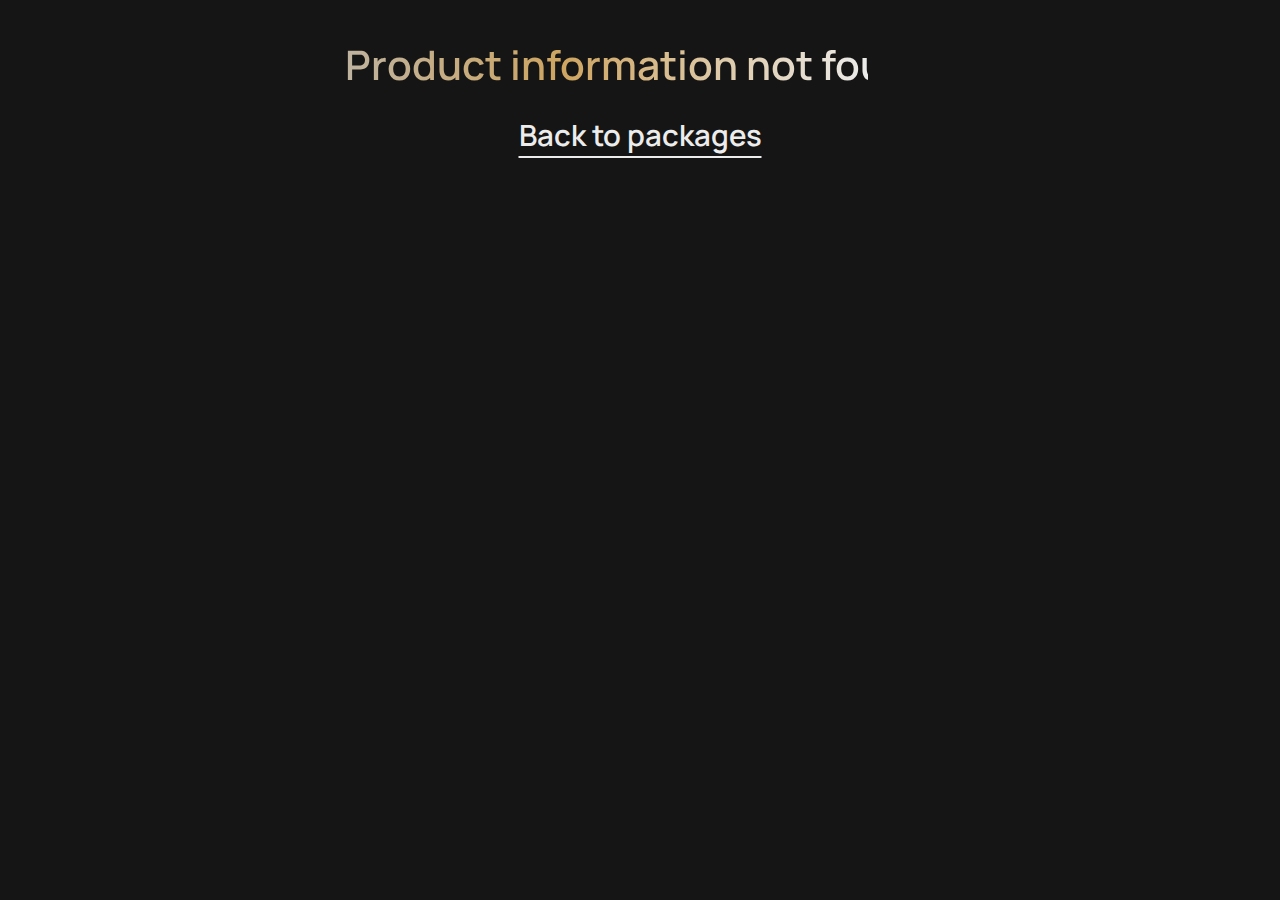
<file: card.html>
<!DOCTYPE html>
<html lang="en">

<head>
	<title>Gloss&Glam</title>
	<meta charset="UTF-8">
	<meta name="format-detection" content="telephone=no">
	<link rel="stylesheet" href="css/style.min.css?_v=20250128202737">
	<link rel="icon" href="img/favicon.webp" type="image.webp">
	<!-- <meta name="robots" content="noindex, nofollow"> -->
	<!-- <link href="https://v1.fontapi.ir/css/SFProDisplay:400;500?_v=20250128202737" rel="stylesheet"> -->
	<meta name="viewport" content="width=device-width, initial-scale=1.0">

</head>

<body class="cardPage">
	<div class="wrapper">
		<div class="preloader">
			<div class="preloader__body">
				<div class="preloader__circle"></div>
				<!-- <div class="preloader__percents">
      <span>0</span> %
    </div> -->
			</div>
		</div>

		<script>
			const myPreloader = document.querySelector(".preloader");
			const indexPage = document.getElementsByClassName('indexPage')[0];
			const cardPage = document.getElementsByClassName('cardPage')[0];
			const percents = myPreloader.querySelector(".preloader__percents span");

			indexPage && indexPage.classList.add("page-loading");
			cardPage && cardPage.classList.add("page-loading");

			window.onload = function() {
				myPreloader.classList.add("_preloaderOff");
				indexPage && indexPage.classList.remove("page-loading");
				cardPage && cardPage.classList.remove("page-loading");
			}

			// document.addEventListener('DOMContentLoaded', () => {
			//   const pageContent = document.querySelectorAll('img');
			//   let i = 0;
			//   console.log(pageContent);
			//   Array.from(pageContent).forEach((el, index) => {
			//     if (el.isConnected) {
			//       i++;
			//       percents.innerHTML = ((i * 100) / percents.length);

			//       if (i === pageContent.length) {
			//         percents.innerHTML = 100;
			//       }
			//     }
			//   })
			// })
		</script>
		<div class="snow-wrp">
			<div class="snow"></div>
			<div class="snow"></div>
			<div class="snow"></div>
			<div class="snow"></div>
			<div class="snow"></div>
			<div class="snow"></div>
			<div class="snow"></div>
			<div class="snow"></div>
			<div class="snow"></div>
			<div class="snow"></div>
			<div class="snow"></div>
			<div class="snow"></div>
			<div class="snow"></div>
			<div class="snow"></div>
			<div class="snow"></div>
			<div class="snow"></div>
			<div class="snow"></div>
			<div class="snow"></div>
			<div class="snow"></div>
			<div class="snow"></div>
			<div class="snow"></div>
			<div class="snow"></div>
			<div class="snow"></div>
			<div class="snow"></div>
			<div class="snow"></div>
			<div class="snow"></div>
			<div class="snow"></div>
			<div class="snow"></div>
			<div class="snow"></div>
			<div class="snow"></div>
			<div class="snow"></div>
			<div class="snow"></div>
			<div class="snow"></div>
			<div class="snow"></div>
			<div class="snow"></div>
			<div class="snow"></div>
			<div class="snow"></div>
			<div class="snow"></div>
			<div class="snow"></div>
			<div class="snow"></div>
			<div class="snow"></div>
			<div class="snow"></div>
			<div class="snow"></div>
			<div class="snow"></div>
			<div class="snow"></div>
			<div class="snow"></div>
			<div class="snow"></div>
			<div class="snow"></div>
			<div class="snow"></div>
			<div class="snow"></div>
			<div class="snow"></div>
			<div class="snow"></div>
			<div class="snow"></div>
			<div class="snow"></div>
			<div class="snow"></div>
			<div class="snow"></div>
			<div class="snow"></div>
			<div class="snow"></div>
			<div class="snow"></div>
			<div class="snow"></div>
			<div class="snow"></div>
			<div class="snow"></div>
			<div class="snow"></div>
			<div class="snow"></div>
			<div class="snow"></div>
			<div class="snow"></div>
			<div class="snow"></div>
			<div class="snow"></div>
			<div class="snow"></div>
			<div class="snow"></div>
			<div class="snow"></div>
			<div class="snow"></div>
			<div class="snow"></div>
			<div class="snow"></div>
			<div class="snow"></div>
			<div class="snow"></div>
			<div class="snow"></div>
			<div class="snow"></div>
			<div class="snow"></div>
			<div class="snow"></div>
			<div class="snow"></div>
			<div class="snow"></div>
			<div class="snow"></div>
			<div class="snow"></div>
			<div class="snow"></div>
			<div class="snow"></div>
			<div class="snow"></div>
			<div class="snow"></div>
			<div class="snow"></div>
			<div class="snow"></div>
			<div class="snow"></div>
			<div class="snow"></div>
			<div class="snow"></div>
			<div class="snow"></div>
			<div class="snow"></div>
			<div class="snow"></div>
			<div class="snow"></div>
			<div class="snow"></div>
			<div class="snow"></div>
			<div class="snow"></div>
			<div class="snow"></div>
			<div class="snow"></div>
			<div class="snow"></div>
			<div class="snow"></div>
			<div class="snow"></div>
			<div class="snow"></div>
			<div class="snow"></div>
			<div class="snow"></div>
			<div class="snow"></div>
			<div class="snow"></div>
			<div class="snow"></div>
			<div class="snow"></div>
			<div class="snow"></div>
			<div class="snow"></div>
			<div class="snow"></div>
			<div class="snow"></div>
			<div class="snow"></div>
			<div class="snow"></div>
			<div class="snow"></div>
			<div class="snow"></div>
			<div class="snow"></div>
			<div class="snow"></div>
			<div class="snow"></div>
			<div class="snow"></div>
			<div class="snow"></div>
			<div class="snow"></div>
			<div class="snow"></div>
			<div class="snow"></div>
			<div class="snow"></div>
			<div class="snow"></div>
			<div class="snow"></div>
			<div class="snow"></div>
			<div class="snow"></div>
			<div class="snow"></div>
			<div class="snow"></div>
			<div class="snow"></div>
			<div class="snow"></div>
			<div class="snow"></div>
			<div class="snow"></div>
			<div class="snow"></div>
			<div class="snow"></div>
			<div class="snow"></div>
			<div class="snow"></div>
			<div class="snow"></div>
			<div class="snow"></div>
			<div class="snow"></div>
			<div class="snow"></div>
			<div class="snow"></div>
			<div class="snow"></div>
			<div class="snow"></div>
			<div class="snow"></div>
			<div class="snow"></div>
			<div class="snow"></div>
			<div class="snow"></div>
			<div class="snow"></div>
			<div class="snow"></div>
			<div class="snow"></div>
			<div class="snow"></div>
			<div class="snow"></div>
			<div class="snow"></div>
			<div class="snow"></div>
			<div class="snow"></div>
			<div class="snow"></div>
			<div class="snow"></div>
			<div class="snow"></div>
			<div class="snow"></div>
			<div class="snow"></div>
			<div class="snow"></div>
			<div class="snow"></div>
			<div class="snow"></div>
			<div class="snow"></div>
			<div class="snow"></div>
			<div class="snow"></div>
			<div class="snow"></div>
			<div class="snow"></div>
			<div class="snow"></div>
			<div class="snow"></div>
			<div class="snow"></div>
			<div class="snow"></div>
			<div class="snow"></div>
			<div class="snow"></div>
			<div class="snow"></div>
			<div class="snow"></div>
			<div class="snow"></div>
			<div class="snow"></div>
			<div class="snow"></div>
			<div class="snow"></div>
			<div class="snow"></div>
			<div class="snow"></div>
			<div class="snow"></div>
			<div class="snow"></div>
			<div class="snow"></div>
			<div class="snow"></div>
			<div class="snow"></div>
			<div class="snow"></div>
			<div class="snow"></div>
			<div class="snow"></div>
			<div class="snow"></div>
			<div class="snow"></div>
			<div class="snow"></div>
		</div>
		<main class="page">
			<div class="card__container">
				<div class="card-body" id="card-body">

				</div>

			</div>

		</main>

	</div>
	<script src="js/app.min.js?_v=20250128202737"></script>

</body>

</html>
</file>
<file: css/style.min.css>
@import url(https://fonts.googleapis.com/css?family=Manrope:regular,500,600&display=swap);@import url(https://fonts.googleapis.com/css?family=Cormorant+Garamond:500,600&display=swap);@import url(https://fonts.googleapis.com/css?family=Raleway:600&display=swap);@font-face{font-family:icons;font-display:swap;src:url(../fonts/icons.woff2) format("woff2");font-weight:400;font-style:normal}@font-face{font-family:SFProText;font-display:swap;src:url(../fonts/SFProText-Semibold.woff2) format("woff2");font-weight:600;font-style:normal}@font-face{font-family:SFProDisplay;font-display:swap;src:url(../fonts/SF-Pro-Display-Regular.woff2) format("woff2");font-weight:400;font-style:normal}._spoller-init .menu-footer__title::after,.dropdown-button::after,[class*=_icon-]::before{font-family:icons;font-style:normal;font-weight:400;font-variant:normal;text-transform:none;line-height:1;-webkit-font-smoothing:antialiased;-moz-osx-font-smoothing:grayscale}._icon-cart:before{content:"\e900"}._icon-check-mark:before{content:"\e901"}._icon-drop-arrow:before{content:"\e902"}._icon-email:before{content:"\e903"}._icon-fb:before{content:"\e904"}._icon-linkedin:before{content:"\e905"}._icon-location:before{content:"\e906"}._icon-mobile:before{content:"\e907"}._icon-search:before{content:"\e908"}._icon-twitter:before{content:"\e909"}*{padding:0;margin:0;border:0}*,*::after,*::before{box-sizing:border-box}*::after,*::before{display:inline-block}body,html{height:100%;min-width:320px}body{color:rgba(255,255,255,.7);line-height:1;font-family:Manrope;font-size:1rem;-ms-text-size-adjust:100%;-moz-text-size-adjust:100%;-webkit-text-size-adjust:100%;-webkit-font-smoothing:antialiased;-moz-osx-font-smoothing:grayscale}button,input,textarea{font-family:Manrope;font-size:inherit;line-height:inherit;color:inherit;background-color:transparent}input,textarea{width:100%}label{display:inline-block}button,option,select{cursor:pointer}a{display:inline-block;color:inherit;text-decoration:none}ul li{list-style:none}img{vertical-align:top}h1,h2,h3,h4,h5,h6{font-weight:inherit;font-size:inherit}body{background-color:#151515}.lock body{overflow:hidden;touch-action:none;-ms-scroll-chaining:none;overscroll-behavior:none}.wrapper{min-height:100%;display:flex;flex-direction:column;overflow:hidden}@supports (overflow:clip){.wrapper{overflow:clip}}.wrapper > main{flex:1 1 auto}.wrapper > *{min-width:0}[class*=__container]{max-width:84.375rem;margin:0 auto;padding:0 .9375rem}.button{background-color:#cea561;display:inline-flex;font-weight:500;line-height:150%;color:#151515;text-transform:capitalize;border-radius:12px;transition:all .3s;border:.125rem solid #cea561}.button--fw{width:100%}.button--small{border:.125rem solid #cea561;transition:all .5s,-webkit-transform 0s;transition:all .5s,transform 0s;transition:all .5s,transform 0s,-webkit-transform 0s}.button--small:active{border:.125rem solid rgba(255,255,255,.7);color:rgba(255,255,255,.7);-webkit-transform:scale(.95);transform:scale(.95);transition:all .5s,-webkit-transform 0s;transition:all .5s,transform 0s;transition:all .5s,transform 0s,-webkit-transform 0s}.button--transparent{display:inline-block;background-color:transparent;border:.0625rem solid #cea561;color:#ececec;line-height:150%;font-weight:600}.button--transparent:active{background-color:transparent;color:#ececec}.button--back{padding:0}.button--back a{padding-top:1rem;padding-bottom:1rem}.ibg{width:100%;height:100%;-o-object-fit:cover;object-fit:cover}.ibg--top{-o-object-position:top;object-position:top}.ibg--bottom{-o-object-position:bottom;object-position:bottom}.ibg--left{-o-object-position:left;object-position:left}.ibg--right{-o-object-position:right;object-position:right}.ibg--contain{-o-object-fit:contain;object-fit:contain}.block-header{background-color:transparent;display:grid;gap:.75rem;justify-content:center;align-content:center;text-align:center}.block-header__title{font-family:"Cormorant Garamond";line-height:125%;color:#fff;font-weight:600;text-transform:capitalize}.block-header__text{line-height:150%}.block-header__text p:not(:last-child){margin-bottom:.9375rem}.up{position:fixed;-webkit-transform:rotate(-180deg);transform:rotate(-180deg);color:#cea561;bottom:1.875rem;right:1.5625rem;padding:.9375rem;border-radius:50%;background-color:rgba(43,43,43,.2);z-index:6;transition:all .5s ease}.up:before{position:relative;top:.25rem}._watcher-view .up{opacity:0;visibility:hidden;transition:all .5s ease}.up:active{background-color:#cea561;color:#151515}.error{max-width:50rem;width:100%;line-height:150%;text-align:center;margin:0 auto;font-weight:600;border-radius:.3125rem}.error p{background:linear-gradient(90deg,rgba(255,255,255,.7),#cea561,#ececec);background-repeat:no-repeat;background-size:80%;-webkit-background-clip:text;background-clip:text;-webkit-text-fill-color:rgba(255,255,255,0);-webkit-animation:error 4s linear infinite;animation:error 4s linear infinite;margin-bottom:.3125rem}.error a{text-decoration:underline;text-underline-offset:.625rem;cursor:pointer;color:#ececec;transition:-webkit-transform .3s linear;transition:transform .3s linear;transition:transform .3s linear,-webkit-transform .3s linear;-webkit-animation:redirectLink 3s linear;animation:redirectLink 3s linear}.error a:active{-webkit-transform:scale(1.05);transform:scale(1.05)}.packages__list .error a{display:none}@-webkit-keyframes error{0%{background-position:-500%}100%{background-position:500%}}@keyframes error{0%{background-position:-500%}100%{background-position:500%}}@-webkit-keyframes redirectLink{0%{opacity:0}75%{opacity:0}100%{opacity:1}}@keyframes redirectLink{0%{opacity:0}75%{opacity:0}100%{opacity:1}}.page-loading{width:100%;height:100%;overflow:hidden}.preloader{visibility:visible;opacity:1;position:fixed;left:0;top:0;width:100%;height:100%;overflow:hidden;background-color:#1b1b1b;z-index:20000}.preloader__body{position:relative;width:100%;height:100vh;display:flex;align-items:center;justify-content:center}.preloader__circle{position:absolute;width:12.5rem;height:12.5rem;-webkit-animation:rotation 5s linear infinite;animation:rotation 5s linear infinite}.preloader__circle::after,.preloader__circle::before{content:"";position:absolute;top:50%;right:0;margin:calc(.9375rem * -1) 0 0 0;display:inline-block;width:0;height:0;border:.9375rem solid #d4b074;border-radius:50%;box-shadow:0 0 1rem rgba(0,0,0,.09);-webkit-animation:pulse-right 2s infinite cubic-bezier(.8,.2,.2,.8);animation:pulse-right 2s infinite cubic-bezier(.8,.2,.2,.8)}.preloader__circle::before{right:auto;left:0;-webkit-animation:pulse-left 2s infinite cubic-bezier(.9,.1,.1,.9);animation:pulse-left 2s infinite cubic-bezier(.9,.1,.1,.9)}.preloader__percents{position:relative;top:45%;color:#cea561}._preloaderOff{visibility:hidden;opacity:0;transition:all .3s ease-in}@-webkit-keyframes pulse-left{0%{height:0;width:0;margin:-2.5rem 0 0 0;left:0;z-index:1}25%{height:6.25rem;width:6.25rem;margin:-5.625rem 0 0 0;left:-5.625rem;z-index:2}50%{height:6.25rem;width:6.25rem;margin:-5.625rem 0 0 0;left:7.5rem;z-index:2}75%{height:0;width:0;margin:-2.5rem 0 0 0;left:7.5rem;z-index:1}100%{height:0;width:0;margin:-2.5rem 0 0 0;left:0;z-index:1}}@keyframes pulse-left{0%{height:0;width:0;margin:-2.5rem 0 0 0;left:0;z-index:1}25%{height:6.25rem;width:6.25rem;margin:-5.625rem 0 0 0;left:-5.625rem;z-index:2}50%{height:6.25rem;width:6.25rem;margin:-5.625rem 0 0 0;left:7.5rem;z-index:2}75%{height:0;width:0;margin:-2.5rem 0 0 0;left:7.5rem;z-index:1}100%{height:0;width:0;margin:-2.5rem 0 0 0;left:0;z-index:1}}@-webkit-keyframes pulse-right{0%{height:6.25rem;width:6.25rem;margin:-5.625rem 0 0 0;right:-5.625rem;z-index:2}25%{height:0;width:0;margin:-2.5rem 0 0 0;right:0;z-index:1}50%{height:0;width:0;margin:-2.5rem 0 0 0;right:7.5rem;z-index:1}75%{height:6.25rem;width:6.25rem;margin:-5.625rem 0 0 0;right:7.5rem;z-index:2}100%{height:6.25rem;width:6.25rem;margin:-5.625rem 0 0 0;right:-5.625rem;z-index:2}}@keyframes pulse-right{0%{height:6.25rem;width:6.25rem;margin:-5.625rem 0 0 0;right:-5.625rem;z-index:2}25%{height:0;width:0;margin:-2.5rem 0 0 0;right:0;z-index:1}50%{height:0;width:0;margin:-2.5rem 0 0 0;right:7.5rem;z-index:1}75%{height:6.25rem;width:6.25rem;margin:-5.625rem 0 0 0;right:7.5rem;z-index:2}100%{height:6.25rem;width:6.25rem;margin:-5.625rem 0 0 0;right:-5.625rem;z-index:2}}@-webkit-keyframes rotation{0%{-webkit-transform:rotate(0);transform:rotate(0)}100%{-webkit-transform:rotate(360deg);transform:rotate(360deg)}}@keyframes rotation{0%{-webkit-transform:rotate(0);transform:rotate(0)}100%{-webkit-transform:rotate(360deg);transform:rotate(360deg)}}.snow-wrp{position:fixed;left:0;top:0;height:100vh;width:100%;overflow:hidden;z-index:20000;-webkit-filter:drop-shadow(0 0 10px #fff);filter:drop-shadow(0 0 10px #fff);pointer-events:none}.snow{position:absolute;width:10px;height:10px;background:#fff;border-radius:50%}.snow:nth-child(1){opacity:.4058;-webkit-transform:translate(27.9395vw,-10px) scale(.0856);transform:translate(27.9395vw,-10px) scale(.0856);-webkit-animation:fall-1 12s -28s linear infinite;animation:fall-1 12s -28s linear infinite}@-webkit-keyframes fall-1{71.308%{-webkit-transform:translate(31.5663vw,71.308vh) scale(.0856);transform:translate(31.5663vw,71.308vh) scale(.0856)}to{-webkit-transform:translate(29.7529vw,100vh) scale(.0856);transform:translate(29.7529vw,100vh) scale(.0856)}}@keyframes fall-1{71.308%{-webkit-transform:translate(31.5663vw,71.308vh) scale(.0856);transform:translate(31.5663vw,71.308vh) scale(.0856)}to{-webkit-transform:translate(29.7529vw,100vh) scale(.0856);transform:translate(29.7529vw,100vh) scale(.0856)}}.snow:nth-child(2){opacity:.9779;-webkit-transform:translate(88.1599vw,-10px) scale(.3663);transform:translate(88.1599vw,-10px) scale(.3663);-webkit-animation:fall-2 22s -18s linear infinite;animation:fall-2 22s -18s linear infinite}@-webkit-keyframes fall-2{79.002%{-webkit-transform:translate(90.7903vw,79.002vh) scale(.3663);transform:translate(90.7903vw,79.002vh) scale(.3663)}to{-webkit-transform:translate(89.4751vw,100vh) scale(.3663);transform:translate(89.4751vw,100vh) scale(.3663)}}@keyframes fall-2{79.002%{-webkit-transform:translate(90.7903vw,79.002vh) scale(.3663);transform:translate(90.7903vw,79.002vh) scale(.3663)}to{-webkit-transform:translate(89.4751vw,100vh) scale(.3663);transform:translate(89.4751vw,100vh) scale(.3663)}}.snow:nth-child(3){opacity:.9426;-webkit-transform:translate(98.2986vw,-10px) scale(.9952);transform:translate(98.2986vw,-10px) scale(.9952);-webkit-animation:fall-3 24s -28s linear infinite;animation:fall-3 24s -28s linear infinite}@-webkit-keyframes fall-3{79.398%{-webkit-transform:translate(90.3647vw,79.398vh) scale(.9952);transform:translate(90.3647vw,79.398vh) scale(.9952)}to{-webkit-transform:translate(94.33165vw,100vh) scale(.9952);transform:translate(94.33165vw,100vh) scale(.9952)}}@keyframes fall-3{79.398%{-webkit-transform:translate(90.3647vw,79.398vh) scale(.9952);transform:translate(90.3647vw,79.398vh) scale(.9952)}to{-webkit-transform:translate(94.33165vw,100vh) scale(.9952);transform:translate(94.33165vw,100vh) scale(.9952)}}.snow:nth-child(4){opacity:.6039;-webkit-transform:translate(3.7321vw,-10px) scale(.1402);transform:translate(3.7321vw,-10px) scale(.1402);-webkit-animation:fall-4 27s -18s linear infinite;animation:fall-4 27s -18s linear infinite}@-webkit-keyframes fall-4{57.525%{-webkit-transform:translate(-5.6813vw,57.525vh) scale(.1402);transform:translate(-5.6813vw,57.525vh) scale(.1402)}to{-webkit-transform:translate(-.9746vw,100vh) scale(.1402);transform:translate(-.9746vw,100vh) scale(.1402)}}@keyframes fall-4{57.525%{-webkit-transform:translate(-5.6813vw,57.525vh) scale(.1402);transform:translate(-5.6813vw,57.525vh) scale(.1402)}to{-webkit-transform:translate(-.9746vw,100vh) scale(.1402);transform:translate(-.9746vw,100vh) scale(.1402)}}.snow:nth-child(5){opacity:.3546;-webkit-transform:translate(14.6828vw,-10px) scale(.5883);transform:translate(14.6828vw,-10px) scale(.5883);-webkit-animation:fall-5 17s -17s linear infinite;animation:fall-5 17s -17s linear infinite}@-webkit-keyframes fall-5{72.363%{-webkit-transform:translate(20.3327vw,72.363vh) scale(.5883);transform:translate(20.3327vw,72.363vh) scale(.5883)}to{-webkit-transform:translate(17.50775vw,100vh) scale(.5883);transform:translate(17.50775vw,100vh) scale(.5883)}}@keyframes fall-5{72.363%{-webkit-transform:translate(20.3327vw,72.363vh) scale(.5883);transform:translate(20.3327vw,72.363vh) scale(.5883)}to{-webkit-transform:translate(17.50775vw,100vh) scale(.5883);transform:translate(17.50775vw,100vh) scale(.5883)}}.snow:nth-child(6){opacity:.4436;-webkit-transform:translate(19.4395vw,-10px) scale(.0488);transform:translate(19.4395vw,-10px) scale(.0488);-webkit-animation:fall-6 24s -15s linear infinite;animation:fall-6 24s -15s linear infinite}@-webkit-keyframes fall-6{33.985%{-webkit-transform:translate(23.3782vw,33.985vh) scale(.0488);transform:translate(23.3782vw,33.985vh) scale(.0488)}to{-webkit-transform:translate(21.40885vw,100vh) scale(.0488);transform:translate(21.40885vw,100vh) scale(.0488)}}@keyframes fall-6{33.985%{-webkit-transform:translate(23.3782vw,33.985vh) scale(.0488);transform:translate(23.3782vw,33.985vh) scale(.0488)}to{-webkit-transform:translate(21.40885vw,100vh) scale(.0488);transform:translate(21.40885vw,100vh) scale(.0488)}}.snow:nth-child(7){opacity:.1823;-webkit-transform:translate(71.4606vw,-10px) scale(.955);transform:translate(71.4606vw,-10px) scale(.955);-webkit-animation:fall-7 28s -17s linear infinite;animation:fall-7 28s -17s linear infinite}@-webkit-keyframes fall-7{64.217%{-webkit-transform:translate(77.5007vw,64.217vh) scale(.955);transform:translate(77.5007vw,64.217vh) scale(.955)}to{-webkit-transform:translate(74.48065vw,100vh) scale(.955);transform:translate(74.48065vw,100vh) scale(.955)}}@keyframes fall-7{64.217%{-webkit-transform:translate(77.5007vw,64.217vh) scale(.955);transform:translate(77.5007vw,64.217vh) scale(.955)}to{-webkit-transform:translate(74.48065vw,100vh) scale(.955);transform:translate(74.48065vw,100vh) scale(.955)}}.snow:nth-child(8){opacity:.452;-webkit-transform:translate(2.2511vw,-10px) scale(.456);transform:translate(2.2511vw,-10px) scale(.456);-webkit-animation:fall-8 15s -1s linear infinite;animation:fall-8 15s -1s linear infinite}@-webkit-keyframes fall-8{35.921%{-webkit-transform:translate(5.8784vw,35.921vh) scale(.456);transform:translate(5.8784vw,35.921vh) scale(.456)}to{-webkit-transform:translate(4.06475vw,100vh) scale(.456);transform:translate(4.06475vw,100vh) scale(.456)}}@keyframes fall-8{35.921%{-webkit-transform:translate(5.8784vw,35.921vh) scale(.456);transform:translate(5.8784vw,35.921vh) scale(.456)}to{-webkit-transform:translate(4.06475vw,100vh) scale(.456);transform:translate(4.06475vw,100vh) scale(.456)}}.snow:nth-child(9){opacity:.0587;-webkit-transform:translate(85.4856vw,-10px) scale(.7369);transform:translate(85.4856vw,-10px) scale(.7369);-webkit-animation:fall-9 29s -18s linear infinite;animation:fall-9 29s -18s linear infinite}@-webkit-keyframes fall-9{47.632%{-webkit-transform:translate(85.7536vw,47.632vh) scale(.7369);transform:translate(85.7536vw,47.632vh) scale(.7369)}to{-webkit-transform:translate(85.6196vw,100vh) scale(.7369);transform:translate(85.6196vw,100vh) scale(.7369)}}@keyframes fall-9{47.632%{-webkit-transform:translate(85.7536vw,47.632vh) scale(.7369);transform:translate(85.7536vw,47.632vh) scale(.7369)}to{-webkit-transform:translate(85.6196vw,100vh) scale(.7369);transform:translate(85.6196vw,100vh) scale(.7369)}}.snow:nth-child(10){opacity:.0246;-webkit-transform:translate(21.9763vw,-10px) scale(.2811);transform:translate(21.9763vw,-10px) scale(.2811);-webkit-animation:fall-10 10s -7s linear infinite;animation:fall-10 10s -7s linear infinite}@-webkit-keyframes fall-10{41.793%{-webkit-transform:translate(24.0791vw,41.793vh) scale(.2811);transform:translate(24.0791vw,41.793vh) scale(.2811)}to{-webkit-transform:translate(23.0277vw,100vh) scale(.2811);transform:translate(23.0277vw,100vh) scale(.2811)}}@keyframes fall-10{41.793%{-webkit-transform:translate(24.0791vw,41.793vh) scale(.2811);transform:translate(24.0791vw,41.793vh) scale(.2811)}to{-webkit-transform:translate(23.0277vw,100vh) scale(.2811);transform:translate(23.0277vw,100vh) scale(.2811)}}.snow:nth-child(11){opacity:.1776;-webkit-transform:translate(19.8202vw,-10px) scale(.9077);transform:translate(19.8202vw,-10px) scale(.9077);-webkit-animation:fall-11 28s -29s linear infinite;animation:fall-11 28s -29s linear infinite}@-webkit-keyframes fall-11{69.908%{-webkit-transform:translate(10.5621vw,69.908vh) scale(.9077);transform:translate(10.5621vw,69.908vh) scale(.9077)}to{-webkit-transform:translate(15.19115vw,100vh) scale(.9077);transform:translate(15.19115vw,100vh) scale(.9077)}}@keyframes fall-11{69.908%{-webkit-transform:translate(10.5621vw,69.908vh) scale(.9077);transform:translate(10.5621vw,69.908vh) scale(.9077)}to{-webkit-transform:translate(15.19115vw,100vh) scale(.9077);transform:translate(15.19115vw,100vh) scale(.9077)}}.snow:nth-child(12){opacity:.4219;-webkit-transform:translate(95.9517vw,-10px) scale(.8559);transform:translate(95.9517vw,-10px) scale(.8559);-webkit-animation:fall-12 25s -8s linear infinite;animation:fall-12 25s -8s linear infinite}@-webkit-keyframes fall-12{73.971%{-webkit-transform:translate(104.6261vw,73.971vh) scale(.8559);transform:translate(104.6261vw,73.971vh) scale(.8559)}to{-webkit-transform:translate(100.2889vw,100vh) scale(.8559);transform:translate(100.2889vw,100vh) scale(.8559)}}@keyframes fall-12{73.971%{-webkit-transform:translate(104.6261vw,73.971vh) scale(.8559);transform:translate(104.6261vw,73.971vh) scale(.8559)}to{-webkit-transform:translate(100.2889vw,100vh) scale(.8559);transform:translate(100.2889vw,100vh) scale(.8559)}}.snow:nth-child(13){opacity:.7971;-webkit-transform:translate(48.0562vw,-10px) scale(.1994);transform:translate(48.0562vw,-10px) scale(.1994);-webkit-animation:fall-13 13s -25s linear infinite;animation:fall-13 13s -25s linear infinite}@-webkit-keyframes fall-13{35.721%{-webkit-transform:translate(44.8012vw,35.721vh) scale(.1994);transform:translate(44.8012vw,35.721vh) scale(.1994)}to{-webkit-transform:translate(46.4287vw,100vh) scale(.1994);transform:translate(46.4287vw,100vh) scale(.1994)}}@keyframes fall-13{35.721%{-webkit-transform:translate(44.8012vw,35.721vh) scale(.1994);transform:translate(44.8012vw,35.721vh) scale(.1994)}to{-webkit-transform:translate(46.4287vw,100vh) scale(.1994);transform:translate(46.4287vw,100vh) scale(.1994)}}.snow:nth-child(14){opacity:.0324;-webkit-transform:translate(21.8109vw,-10px) scale(.6777);transform:translate(21.8109vw,-10px) scale(.6777);-webkit-animation:fall-14 19s -20s linear infinite;animation:fall-14 19s -20s linear infinite}@-webkit-keyframes fall-14{58.699%{-webkit-transform:translate(16.7116vw,58.699vh) scale(.6777);transform:translate(16.7116vw,58.699vh) scale(.6777)}to{-webkit-transform:translate(19.26125vw,100vh) scale(.6777);transform:translate(19.26125vw,100vh) scale(.6777)}}@keyframes fall-14{58.699%{-webkit-transform:translate(16.7116vw,58.699vh) scale(.6777);transform:translate(16.7116vw,58.699vh) scale(.6777)}to{-webkit-transform:translate(19.26125vw,100vh) scale(.6777);transform:translate(19.26125vw,100vh) scale(.6777)}}.snow:nth-child(15){opacity:.6701;-webkit-transform:translate(57.9264vw,-10px) scale(.6714);transform:translate(57.9264vw,-10px) scale(.6714);-webkit-animation:fall-15 21s -19s linear infinite;animation:fall-15 21s -19s linear infinite}@-webkit-keyframes fall-15{54.779%{-webkit-transform:translate(62.9115vw,54.779vh) scale(.6714);transform:translate(62.9115vw,54.779vh) scale(.6714)}to{-webkit-transform:translate(60.41895vw,100vh) scale(.6714);transform:translate(60.41895vw,100vh) scale(.6714)}}@keyframes fall-15{54.779%{-webkit-transform:translate(62.9115vw,54.779vh) scale(.6714);transform:translate(62.9115vw,54.779vh) scale(.6714)}to{-webkit-transform:translate(60.41895vw,100vh) scale(.6714);transform:translate(60.41895vw,100vh) scale(.6714)}}.snow:nth-child(16){opacity:.1288;-webkit-transform:translate(69.7454vw,-10px) scale(.5018);transform:translate(69.7454vw,-10px) scale(.5018);-webkit-animation:fall-16 14s -23s linear infinite;animation:fall-16 14s -23s linear infinite}@-webkit-keyframes fall-16{67.091%{-webkit-transform:translate(64.096vw,67.091vh) scale(.5018);transform:translate(64.096vw,67.091vh) scale(.5018)}to{-webkit-transform:translate(66.9207vw,100vh) scale(.5018);transform:translate(66.9207vw,100vh) scale(.5018)}}@keyframes fall-16{67.091%{-webkit-transform:translate(64.096vw,67.091vh) scale(.5018);transform:translate(64.096vw,67.091vh) scale(.5018)}to{-webkit-transform:translate(66.9207vw,100vh) scale(.5018);transform:translate(66.9207vw,100vh) scale(.5018)}}.snow:nth-child(17){opacity:.2525;-webkit-transform:translate(44.9167vw,-10px) scale(.0173);transform:translate(44.9167vw,-10px) scale(.0173);-webkit-animation:fall-17 16s -25s linear infinite;animation:fall-17 16s -25s linear infinite}@-webkit-keyframes fall-17{35.265%{-webkit-transform:translate(49.9708vw,35.265vh) scale(.0173);transform:translate(49.9708vw,35.265vh) scale(.0173)}to{-webkit-transform:translate(47.44375vw,100vh) scale(.0173);transform:translate(47.44375vw,100vh) scale(.0173)}}@keyframes fall-17{35.265%{-webkit-transform:translate(49.9708vw,35.265vh) scale(.0173);transform:translate(49.9708vw,35.265vh) scale(.0173)}to{-webkit-transform:translate(47.44375vw,100vh) scale(.0173);transform:translate(47.44375vw,100vh) scale(.0173)}}.snow:nth-child(18){opacity:.5374;-webkit-transform:translate(69.1331vw,-10px) scale(.0952);transform:translate(69.1331vw,-10px) scale(.0952);-webkit-animation:fall-18 12s -1s linear infinite;animation:fall-18 12s -1s linear infinite}@-webkit-keyframes fall-18{63.635%{-webkit-transform:translate(71.3857vw,63.635vh) scale(.0952);transform:translate(71.3857vw,63.635vh) scale(.0952)}to{-webkit-transform:translate(70.2594vw,100vh) scale(.0952);transform:translate(70.2594vw,100vh) scale(.0952)}}@keyframes fall-18{63.635%{-webkit-transform:translate(71.3857vw,63.635vh) scale(.0952);transform:translate(71.3857vw,63.635vh) scale(.0952)}to{-webkit-transform:translate(70.2594vw,100vh) scale(.0952);transform:translate(70.2594vw,100vh) scale(.0952)}}.snow:nth-child(19){opacity:.8624;-webkit-transform:translate(61.4077vw,-10px) scale(.5676);transform:translate(61.4077vw,-10px) scale(.5676);-webkit-animation:fall-19 10s -10s linear infinite;animation:fall-19 10s -10s linear infinite}@-webkit-keyframes fall-19{66.555%{-webkit-transform:translate(51.7564vw,66.555vh) scale(.5676);transform:translate(51.7564vw,66.555vh) scale(.5676)}to{-webkit-transform:translate(56.58205vw,100vh) scale(.5676);transform:translate(56.58205vw,100vh) scale(.5676)}}@keyframes fall-19{66.555%{-webkit-transform:translate(51.7564vw,66.555vh) scale(.5676);transform:translate(51.7564vw,66.555vh) scale(.5676)}to{-webkit-transform:translate(56.58205vw,100vh) scale(.5676);transform:translate(56.58205vw,100vh) scale(.5676)}}.snow:nth-child(20){opacity:.7676;-webkit-transform:translate(7.22vw,-10px) scale(.3941);transform:translate(7.22vw,-10px) scale(.3941);-webkit-animation:fall-20 18s -19s linear infinite;animation:fall-20 18s -19s linear infinite}@-webkit-keyframes fall-20{42.868%{-webkit-transform:translate(9.9796vw,42.868vh) scale(.3941);transform:translate(9.9796vw,42.868vh) scale(.3941)}to{-webkit-transform:translate(8.5998vw,100vh) scale(.3941);transform:translate(8.5998vw,100vh) scale(.3941)}}@keyframes fall-20{42.868%{-webkit-transform:translate(9.9796vw,42.868vh) scale(.3941);transform:translate(9.9796vw,42.868vh) scale(.3941)}to{-webkit-transform:translate(8.5998vw,100vh) scale(.3941);transform:translate(8.5998vw,100vh) scale(.3941)}}.snow:nth-child(21){opacity:.7763;-webkit-transform:translate(65.947vw,-10px) scale(.1973);transform:translate(65.947vw,-10px) scale(.1973);-webkit-animation:fall-21 16s -7s linear infinite;animation:fall-21 16s -7s linear infinite}@-webkit-keyframes fall-21{38.08%{-webkit-transform:translate(57.5593vw,38.08vh) scale(.1973);transform:translate(57.5593vw,38.08vh) scale(.1973)}to{-webkit-transform:translate(61.75315vw,100vh) scale(.1973);transform:translate(61.75315vw,100vh) scale(.1973)}}@keyframes fall-21{38.08%{-webkit-transform:translate(57.5593vw,38.08vh) scale(.1973);transform:translate(57.5593vw,38.08vh) scale(.1973)}to{-webkit-transform:translate(61.75315vw,100vh) scale(.1973);transform:translate(61.75315vw,100vh) scale(.1973)}}.snow:nth-child(22){opacity:.8644;-webkit-transform:translate(86.6783vw,-10px) scale(.5167);transform:translate(86.6783vw,-10px) scale(.5167);-webkit-animation:fall-22 28s -27s linear infinite;animation:fall-22 28s -27s linear infinite}@-webkit-keyframes fall-22{55.641%{-webkit-transform:translate(89.0218vw,55.641vh) scale(.5167);transform:translate(89.0218vw,55.641vh) scale(.5167)}to{-webkit-transform:translate(87.85005vw,100vh) scale(.5167);transform:translate(87.85005vw,100vh) scale(.5167)}}@keyframes fall-22{55.641%{-webkit-transform:translate(89.0218vw,55.641vh) scale(.5167);transform:translate(89.0218vw,55.641vh) scale(.5167)}to{-webkit-transform:translate(87.85005vw,100vh) scale(.5167);transform:translate(87.85005vw,100vh) scale(.5167)}}.snow:nth-child(23){opacity:.0747;-webkit-transform:translate(59.2132vw,-10px) scale(.6883);transform:translate(59.2132vw,-10px) scale(.6883);-webkit-animation:fall-23 21s -26s linear infinite;animation:fall-23 21s -26s linear infinite}@-webkit-keyframes fall-23{45.516%{-webkit-transform:translate(50.4548vw,45.516vh) scale(.6883);transform:translate(50.4548vw,45.516vh) scale(.6883)}to{-webkit-transform:translate(54.834vw,100vh) scale(.6883);transform:translate(54.834vw,100vh) scale(.6883)}}@keyframes fall-23{45.516%{-webkit-transform:translate(50.4548vw,45.516vh) scale(.6883);transform:translate(50.4548vw,45.516vh) scale(.6883)}to{-webkit-transform:translate(54.834vw,100vh) scale(.6883);transform:translate(54.834vw,100vh) scale(.6883)}}.snow:nth-child(24){opacity:.0505;-webkit-transform:translate(29.1063vw,-10px) scale(.739);transform:translate(29.1063vw,-10px) scale(.739);-webkit-animation:fall-24 18s -28s linear infinite;animation:fall-24 18s -28s linear infinite}@-webkit-keyframes fall-24{50.689%{-webkit-transform:translate(37.9762vw,50.689vh) scale(.739);transform:translate(37.9762vw,50.689vh) scale(.739)}to{-webkit-transform:translate(33.54125vw,100vh) scale(.739);transform:translate(33.54125vw,100vh) scale(.739)}}@keyframes fall-24{50.689%{-webkit-transform:translate(37.9762vw,50.689vh) scale(.739);transform:translate(37.9762vw,50.689vh) scale(.739)}to{-webkit-transform:translate(33.54125vw,100vh) scale(.739);transform:translate(33.54125vw,100vh) scale(.739)}}.snow:nth-child(25){opacity:.9494;-webkit-transform:translate(49.4947vw,-10px) scale(.1592);transform:translate(49.4947vw,-10px) scale(.1592);-webkit-animation:fall-25 25s -8s linear infinite;animation:fall-25 25s -8s linear infinite}@-webkit-keyframes fall-25{50.252%{-webkit-transform:translate(39.7572vw,50.252vh) scale(.1592);transform:translate(39.7572vw,50.252vh) scale(.1592)}to{-webkit-transform:translate(44.62595vw,100vh) scale(.1592);transform:translate(44.62595vw,100vh) scale(.1592)}}@keyframes fall-25{50.252%{-webkit-transform:translate(39.7572vw,50.252vh) scale(.1592);transform:translate(39.7572vw,50.252vh) scale(.1592)}to{-webkit-transform:translate(44.62595vw,100vh) scale(.1592);transform:translate(44.62595vw,100vh) scale(.1592)}}.snow:nth-child(26){opacity:.925;-webkit-transform:translate(82.4861vw,-10px) scale(.3713);transform:translate(82.4861vw,-10px) scale(.3713);-webkit-animation:fall-26 20s -8s linear infinite;animation:fall-26 20s -8s linear infinite}@-webkit-keyframes fall-26{42.007%{-webkit-transform:translate(80.4964vw,42.007vh) scale(.3713);transform:translate(80.4964vw,42.007vh) scale(.3713)}to{-webkit-transform:translate(81.49125vw,100vh) scale(.3713);transform:translate(81.49125vw,100vh) scale(.3713)}}@keyframes fall-26{42.007%{-webkit-transform:translate(80.4964vw,42.007vh) scale(.3713);transform:translate(80.4964vw,42.007vh) scale(.3713)}to{-webkit-transform:translate(81.49125vw,100vh) scale(.3713);transform:translate(81.49125vw,100vh) scale(.3713)}}.snow:nth-child(27){opacity:.4161;-webkit-transform:translate(63.5431vw,-10px) scale(.3929);transform:translate(63.5431vw,-10px) scale(.3929);-webkit-animation:fall-27 27s -16s linear infinite;animation:fall-27 27s -16s linear infinite}@-webkit-keyframes fall-27{70.846%{-webkit-transform:translate(71.8901vw,70.846vh) scale(.3929);transform:translate(71.8901vw,70.846vh) scale(.3929)}to{-webkit-transform:translate(67.7166vw,100vh) scale(.3929);transform:translate(67.7166vw,100vh) scale(.3929)}}@keyframes fall-27{70.846%{-webkit-transform:translate(71.8901vw,70.846vh) scale(.3929);transform:translate(71.8901vw,70.846vh) scale(.3929)}to{-webkit-transform:translate(67.7166vw,100vh) scale(.3929);transform:translate(67.7166vw,100vh) scale(.3929)}}.snow:nth-child(28){opacity:.9405;-webkit-transform:translate(9.4721vw,-10px) scale(.719);transform:translate(9.4721vw,-10px) scale(.719);-webkit-animation:fall-28 13s -3s linear infinite;animation:fall-28 13s -3s linear infinite}@-webkit-keyframes fall-28{33.611%{-webkit-transform:translate(6.431vw,33.611vh) scale(.719);transform:translate(6.431vw,33.611vh) scale(.719)}to{-webkit-transform:translate(7.95155vw,100vh) scale(.719);transform:translate(7.95155vw,100vh) scale(.719)}}@keyframes fall-28{33.611%{-webkit-transform:translate(6.431vw,33.611vh) scale(.719);transform:translate(6.431vw,33.611vh) scale(.719)}to{-webkit-transform:translate(7.95155vw,100vh) scale(.719);transform:translate(7.95155vw,100vh) scale(.719)}}.snow:nth-child(29){opacity:.2121;-webkit-transform:translate(46.3049vw,-10px) scale(.2678);transform:translate(46.3049vw,-10px) scale(.2678);-webkit-animation:fall-29 29s -13s linear infinite;animation:fall-29 29s -13s linear infinite}@-webkit-keyframes fall-29{50.296%{-webkit-transform:translate(42.4294vw,50.296vh) scale(.2678);transform:translate(42.4294vw,50.296vh) scale(.2678)}to{-webkit-transform:translate(44.36715vw,100vh) scale(.2678);transform:translate(44.36715vw,100vh) scale(.2678)}}@keyframes fall-29{50.296%{-webkit-transform:translate(42.4294vw,50.296vh) scale(.2678);transform:translate(42.4294vw,50.296vh) scale(.2678)}to{-webkit-transform:translate(44.36715vw,100vh) scale(.2678);transform:translate(44.36715vw,100vh) scale(.2678)}}.snow:nth-child(30){opacity:.8809;-webkit-transform:translate(31.1579vw,-10px) scale(.1031);transform:translate(31.1579vw,-10px) scale(.1031);-webkit-animation:fall-30 24s -19s linear infinite;animation:fall-30 24s -19s linear infinite}@-webkit-keyframes fall-30{57.528%{-webkit-transform:translate(26.653vw,57.528vh) scale(.1031);transform:translate(26.653vw,57.528vh) scale(.1031)}to{-webkit-transform:translate(28.90545vw,100vh) scale(.1031);transform:translate(28.90545vw,100vh) scale(.1031)}}@keyframes fall-30{57.528%{-webkit-transform:translate(26.653vw,57.528vh) scale(.1031);transform:translate(26.653vw,57.528vh) scale(.1031)}to{-webkit-transform:translate(28.90545vw,100vh) scale(.1031);transform:translate(28.90545vw,100vh) scale(.1031)}}.snow:nth-child(31){opacity:.1993;-webkit-transform:translate(26.5211vw,-10px) scale(.8652);transform:translate(26.5211vw,-10px) scale(.8652);-webkit-animation:fall-31 16s -27s linear infinite;animation:fall-31 16s -27s linear infinite}@-webkit-keyframes fall-31{70.292%{-webkit-transform:translate(25.0777vw,70.292vh) scale(.8652);transform:translate(25.0777vw,70.292vh) scale(.8652)}to{-webkit-transform:translate(25.7994vw,100vh) scale(.8652);transform:translate(25.7994vw,100vh) scale(.8652)}}@keyframes fall-31{70.292%{-webkit-transform:translate(25.0777vw,70.292vh) scale(.8652);transform:translate(25.0777vw,70.292vh) scale(.8652)}to{-webkit-transform:translate(25.7994vw,100vh) scale(.8652);transform:translate(25.7994vw,100vh) scale(.8652)}}.snow:nth-child(32){opacity:.9834;-webkit-transform:translate(46.7774vw,-10px) scale(.4065);transform:translate(46.7774vw,-10px) scale(.4065);-webkit-animation:fall-32 23s -30s linear infinite;animation:fall-32 23s -30s linear infinite}@-webkit-keyframes fall-32{79.992%{-webkit-transform:translate(53.4358vw,79.992vh) scale(.4065);transform:translate(53.4358vw,79.992vh) scale(.4065)}to{-webkit-transform:translate(50.1066vw,100vh) scale(.4065);transform:translate(50.1066vw,100vh) scale(.4065)}}@keyframes fall-32{79.992%{-webkit-transform:translate(53.4358vw,79.992vh) scale(.4065);transform:translate(53.4358vw,79.992vh) scale(.4065)}to{-webkit-transform:translate(50.1066vw,100vh) scale(.4065);transform:translate(50.1066vw,100vh) scale(.4065)}}.snow:nth-child(33){opacity:.4998;-webkit-transform:translate(49.4979vw,-10px) scale(.4063);transform:translate(49.4979vw,-10px) scale(.4063);-webkit-animation:fall-33 19s -6s linear infinite;animation:fall-33 19s -6s linear infinite}@-webkit-keyframes fall-33{64.922%{-webkit-transform:translate(50.5063vw,64.922vh) scale(.4063);transform:translate(50.5063vw,64.922vh) scale(.4063)}to{-webkit-transform:translate(50.0021vw,100vh) scale(.4063);transform:translate(50.0021vw,100vh) scale(.4063)}}@keyframes fall-33{64.922%{-webkit-transform:translate(50.5063vw,64.922vh) scale(.4063);transform:translate(50.5063vw,64.922vh) scale(.4063)}to{-webkit-transform:translate(50.0021vw,100vh) scale(.4063);transform:translate(50.0021vw,100vh) scale(.4063)}}.snow:nth-child(34){opacity:.7583;-webkit-transform:translate(15.6073vw,-10px) scale(.7358);transform:translate(15.6073vw,-10px) scale(.7358);-webkit-animation:fall-34 20s -1s linear infinite;animation:fall-34 20s -1s linear infinite}@-webkit-keyframes fall-34{67.807%{-webkit-transform:translate(21.0223vw,67.807vh) scale(.7358);transform:translate(21.0223vw,67.807vh) scale(.7358)}to{-webkit-transform:translate(18.3148vw,100vh) scale(.7358);transform:translate(18.3148vw,100vh) scale(.7358)}}@keyframes fall-34{67.807%{-webkit-transform:translate(21.0223vw,67.807vh) scale(.7358);transform:translate(21.0223vw,67.807vh) scale(.7358)}to{-webkit-transform:translate(18.3148vw,100vh) scale(.7358);transform:translate(18.3148vw,100vh) scale(.7358)}}.snow:nth-child(35){opacity:.3782;-webkit-transform:translate(50.7269vw,-10px) scale(.5261);transform:translate(50.7269vw,-10px) scale(.5261);-webkit-animation:fall-35 17s -13s linear infinite;animation:fall-35 17s -13s linear infinite}@-webkit-keyframes fall-35{39.674%{-webkit-transform:translate(60.0294vw,39.674vh) scale(.5261);transform:translate(60.0294vw,39.674vh) scale(.5261)}to{-webkit-transform:translate(55.37815vw,100vh) scale(.5261);transform:translate(55.37815vw,100vh) scale(.5261)}}@keyframes fall-35{39.674%{-webkit-transform:translate(60.0294vw,39.674vh) scale(.5261);transform:translate(60.0294vw,39.674vh) scale(.5261)}to{-webkit-transform:translate(55.37815vw,100vh) scale(.5261);transform:translate(55.37815vw,100vh) scale(.5261)}}.snow:nth-child(36){opacity:.5603;-webkit-transform:translate(21.2035vw,-10px) scale(.7809);transform:translate(21.2035vw,-10px) scale(.7809);-webkit-animation:fall-36 15s -10s linear infinite;animation:fall-36 15s -10s linear infinite}@-webkit-keyframes fall-36{56.409%{-webkit-transform:translate(29.1588vw,56.409vh) scale(.7809);transform:translate(29.1588vw,56.409vh) scale(.7809)}to{-webkit-transform:translate(25.18115vw,100vh) scale(.7809);transform:translate(25.18115vw,100vh) scale(.7809)}}@keyframes fall-36{56.409%{-webkit-transform:translate(29.1588vw,56.409vh) scale(.7809);transform:translate(29.1588vw,56.409vh) scale(.7809)}to{-webkit-transform:translate(25.18115vw,100vh) scale(.7809);transform:translate(25.18115vw,100vh) scale(.7809)}}.snow:nth-child(37){opacity:.7381;-webkit-transform:translate(4.1858vw,-10px) scale(.3473);transform:translate(4.1858vw,-10px) scale(.3473);-webkit-animation:fall-37 30s -11s linear infinite;animation:fall-37 30s -11s linear infinite}@-webkit-keyframes fall-37{70.761%{-webkit-transform:translate(-3.7062vw,70.761vh) scale(.3473);transform:translate(-3.7062vw,70.761vh) scale(.3473)}to{-webkit-transform:translate(.2398vw,100vh) scale(.3473);transform:translate(.2398vw,100vh) scale(.3473)}}@keyframes fall-37{70.761%{-webkit-transform:translate(-3.7062vw,70.761vh) scale(.3473);transform:translate(-3.7062vw,70.761vh) scale(.3473)}to{-webkit-transform:translate(.2398vw,100vh) scale(.3473);transform:translate(.2398vw,100vh) scale(.3473)}}.snow:nth-child(38){opacity:.6736;-webkit-transform:translate(28.2043vw,-10px) scale(.1499);transform:translate(28.2043vw,-10px) scale(.1499);-webkit-animation:fall-38 10s -11s linear infinite;animation:fall-38 10s -11s linear infinite}@-webkit-keyframes fall-38{36.193%{-webkit-transform:translate(34.5137vw,36.193vh) scale(.1499);transform:translate(34.5137vw,36.193vh) scale(.1499)}to{-webkit-transform:translate(31.359vw,100vh) scale(.1499);transform:translate(31.359vw,100vh) scale(.1499)}}@keyframes fall-38{36.193%{-webkit-transform:translate(34.5137vw,36.193vh) scale(.1499);transform:translate(34.5137vw,36.193vh) scale(.1499)}to{-webkit-transform:translate(31.359vw,100vh) scale(.1499);transform:translate(31.359vw,100vh) scale(.1499)}}.snow:nth-child(39){opacity:.4961;-webkit-transform:translate(35.6884vw,-10px) scale(.5589);transform:translate(35.6884vw,-10px) scale(.5589);-webkit-animation:fall-39 22s -21s linear infinite;animation:fall-39 22s -21s linear infinite}@-webkit-keyframes fall-39{31.897%{-webkit-transform:translate(25.8654vw,31.897vh) scale(.5589);transform:translate(25.8654vw,31.897vh) scale(.5589)}to{-webkit-transform:translate(30.7769vw,100vh) scale(.5589);transform:translate(30.7769vw,100vh) scale(.5589)}}@keyframes fall-39{31.897%{-webkit-transform:translate(25.8654vw,31.897vh) scale(.5589);transform:translate(25.8654vw,31.897vh) scale(.5589)}to{-webkit-transform:translate(30.7769vw,100vh) scale(.5589);transform:translate(30.7769vw,100vh) scale(.5589)}}.snow:nth-child(40){opacity:.5225;-webkit-transform:translate(26.1699vw,-10px) scale(.184);transform:translate(26.1699vw,-10px) scale(.184);-webkit-animation:fall-40 10s -2s linear infinite;animation:fall-40 10s -2s linear infinite}@-webkit-keyframes fall-40{40.134%{-webkit-transform:translate(26.258vw,40.134vh) scale(.184);transform:translate(26.258vw,40.134vh) scale(.184)}to{-webkit-transform:translate(26.21395vw,100vh) scale(.184);transform:translate(26.21395vw,100vh) scale(.184)}}@keyframes fall-40{40.134%{-webkit-transform:translate(26.258vw,40.134vh) scale(.184);transform:translate(26.258vw,40.134vh) scale(.184)}to{-webkit-transform:translate(26.21395vw,100vh) scale(.184);transform:translate(26.21395vw,100vh) scale(.184)}}.snow:nth-child(41){opacity:.0295;-webkit-transform:translate(19.0618vw,-10px) scale(.6779);transform:translate(19.0618vw,-10px) scale(.6779);-webkit-animation:fall-41 25s -14s linear infinite;animation:fall-41 25s -14s linear infinite}@-webkit-keyframes fall-41{55.076%{-webkit-transform:translate(22.4165vw,55.076vh) scale(.6779);transform:translate(22.4165vw,55.076vh) scale(.6779)}to{-webkit-transform:translate(20.73915vw,100vh) scale(.6779);transform:translate(20.73915vw,100vh) scale(.6779)}}@keyframes fall-41{55.076%{-webkit-transform:translate(22.4165vw,55.076vh) scale(.6779);transform:translate(22.4165vw,55.076vh) scale(.6779)}to{-webkit-transform:translate(20.73915vw,100vh) scale(.6779);transform:translate(20.73915vw,100vh) scale(.6779)}}.snow:nth-child(42){opacity:.2466;-webkit-transform:translate(26.6441vw,-10px) scale(.1395);transform:translate(26.6441vw,-10px) scale(.1395);-webkit-animation:fall-42 13s -9s linear infinite;animation:fall-42 13s -9s linear infinite}@-webkit-keyframes fall-42{46.536%{-webkit-transform:translate(22.5395vw,46.536vh) scale(.1395);transform:translate(22.5395vw,46.536vh) scale(.1395)}to{-webkit-transform:translate(24.5918vw,100vh) scale(.1395);transform:translate(24.5918vw,100vh) scale(.1395)}}@keyframes fall-42{46.536%{-webkit-transform:translate(22.5395vw,46.536vh) scale(.1395);transform:translate(22.5395vw,46.536vh) scale(.1395)}to{-webkit-transform:translate(24.5918vw,100vh) scale(.1395);transform:translate(24.5918vw,100vh) scale(.1395)}}.snow:nth-child(43){opacity:.4428;-webkit-transform:translate(47.8682vw,-10px) scale(.7901);transform:translate(47.8682vw,-10px) scale(.7901);-webkit-animation:fall-43 10s -13s linear infinite;animation:fall-43 10s -13s linear infinite}@-webkit-keyframes fall-43{56.224%{-webkit-transform:translate(54.8693vw,56.224vh) scale(.7901);transform:translate(54.8693vw,56.224vh) scale(.7901)}to{-webkit-transform:translate(51.36875vw,100vh) scale(.7901);transform:translate(51.36875vw,100vh) scale(.7901)}}@keyframes fall-43{56.224%{-webkit-transform:translate(54.8693vw,56.224vh) scale(.7901);transform:translate(54.8693vw,56.224vh) scale(.7901)}to{-webkit-transform:translate(51.36875vw,100vh) scale(.7901);transform:translate(51.36875vw,100vh) scale(.7901)}}.snow:nth-child(44){opacity:.8809;-webkit-transform:translate(80.5401vw,-10px) scale(.1554);transform:translate(80.5401vw,-10px) scale(.1554);-webkit-animation:fall-44 27s -18s linear infinite;animation:fall-44 27s -18s linear infinite}@-webkit-keyframes fall-44{43.22%{-webkit-transform:translate(86.7433vw,43.22vh) scale(.1554);transform:translate(86.7433vw,43.22vh) scale(.1554)}to{-webkit-transform:translate(83.6417vw,100vh) scale(.1554);transform:translate(83.6417vw,100vh) scale(.1554)}}@keyframes fall-44{43.22%{-webkit-transform:translate(86.7433vw,43.22vh) scale(.1554);transform:translate(86.7433vw,43.22vh) scale(.1554)}to{-webkit-transform:translate(83.6417vw,100vh) scale(.1554);transform:translate(83.6417vw,100vh) scale(.1554)}}.snow:nth-child(45){opacity:.0568;-webkit-transform:translate(23.1453vw,-10px) scale(.0123);transform:translate(23.1453vw,-10px) scale(.0123);-webkit-animation:fall-45 20s -24s linear infinite;animation:fall-45 20s -24s linear infinite}@-webkit-keyframes fall-45{56.658%{-webkit-transform:translate(13.6399vw,56.658vh) scale(.0123);transform:translate(13.6399vw,56.658vh) scale(.0123)}to{-webkit-transform:translate(18.3926vw,100vh) scale(.0123);transform:translate(18.3926vw,100vh) scale(.0123)}}@keyframes fall-45{56.658%{-webkit-transform:translate(13.6399vw,56.658vh) scale(.0123);transform:translate(13.6399vw,56.658vh) scale(.0123)}to{-webkit-transform:translate(18.3926vw,100vh) scale(.0123);transform:translate(18.3926vw,100vh) scale(.0123)}}.snow:nth-child(46){opacity:.3744;-webkit-transform:translate(88.5932vw,-10px) scale(.9406);transform:translate(88.5932vw,-10px) scale(.9406);-webkit-animation:fall-46 22s -14s linear infinite;animation:fall-46 22s -14s linear infinite}@-webkit-keyframes fall-46{36.657%{-webkit-transform:translate(82.1567vw,36.657vh) scale(.9406);transform:translate(82.1567vw,36.657vh) scale(.9406)}to{-webkit-transform:translate(85.37495vw,100vh) scale(.9406);transform:translate(85.37495vw,100vh) scale(.9406)}}@keyframes fall-46{36.657%{-webkit-transform:translate(82.1567vw,36.657vh) scale(.9406);transform:translate(82.1567vw,36.657vh) scale(.9406)}to{-webkit-transform:translate(85.37495vw,100vh) scale(.9406);transform:translate(85.37495vw,100vh) scale(.9406)}}.snow:nth-child(47){opacity:.4957;-webkit-transform:translate(76.7653vw,-10px) scale(.2039);transform:translate(76.7653vw,-10px) scale(.2039);-webkit-animation:fall-47 29s -20s linear infinite;animation:fall-47 29s -20s linear infinite}@-webkit-keyframes fall-47{50.724%{-webkit-transform:translate(68.1vw,50.724vh) scale(.2039);transform:translate(68.1vw,50.724vh) scale(.2039)}to{-webkit-transform:translate(72.43265vw,100vh) scale(.2039);transform:translate(72.43265vw,100vh) scale(.2039)}}@keyframes fall-47{50.724%{-webkit-transform:translate(68.1vw,50.724vh) scale(.2039);transform:translate(68.1vw,50.724vh) scale(.2039)}to{-webkit-transform:translate(72.43265vw,100vh) scale(.2039);transform:translate(72.43265vw,100vh) scale(.2039)}}.snow:nth-child(48){opacity:.3738;-webkit-transform:translate(93.0422vw,-10px) scale(.3511);transform:translate(93.0422vw,-10px) scale(.3511);-webkit-animation:fall-48 25s -8s linear infinite;animation:fall-48 25s -8s linear infinite}@-webkit-keyframes fall-48{70.249%{-webkit-transform:translate(95.1795vw,70.249vh) scale(.3511);transform:translate(95.1795vw,70.249vh) scale(.3511)}to{-webkit-transform:translate(94.11085vw,100vh) scale(.3511);transform:translate(94.11085vw,100vh) scale(.3511)}}@keyframes fall-48{70.249%{-webkit-transform:translate(95.1795vw,70.249vh) scale(.3511);transform:translate(95.1795vw,70.249vh) scale(.3511)}to{-webkit-transform:translate(94.11085vw,100vh) scale(.3511);transform:translate(94.11085vw,100vh) scale(.3511)}}.snow:nth-child(49){opacity:.2216;-webkit-transform:translate(11.5967vw,-10px) scale(.6369);transform:translate(11.5967vw,-10px) scale(.6369);-webkit-animation:fall-49 25s -21s linear infinite;animation:fall-49 25s -21s linear infinite}@-webkit-keyframes fall-49{43.228%{-webkit-transform:translate(3.7223vw,43.228vh) scale(.6369);transform:translate(3.7223vw,43.228vh) scale(.6369)}to{-webkit-transform:translate(7.6595vw,100vh) scale(.6369);transform:translate(7.6595vw,100vh) scale(.6369)}}@keyframes fall-49{43.228%{-webkit-transform:translate(3.7223vw,43.228vh) scale(.6369);transform:translate(3.7223vw,43.228vh) scale(.6369)}to{-webkit-transform:translate(7.6595vw,100vh) scale(.6369);transform:translate(7.6595vw,100vh) scale(.6369)}}.snow:nth-child(50){opacity:.7369;-webkit-transform:translate(78.0976vw,-10px) scale(.556);transform:translate(78.0976vw,-10px) scale(.556);-webkit-animation:fall-50 28s -30s linear infinite;animation:fall-50 28s -30s linear infinite}@-webkit-keyframes fall-50{50.095%{-webkit-transform:translate(87.6737vw,50.095vh) scale(.556);transform:translate(87.6737vw,50.095vh) scale(.556)}to{-webkit-transform:translate(82.88565vw,100vh) scale(.556);transform:translate(82.88565vw,100vh) scale(.556)}}@keyframes fall-50{50.095%{-webkit-transform:translate(87.6737vw,50.095vh) scale(.556);transform:translate(87.6737vw,50.095vh) scale(.556)}to{-webkit-transform:translate(82.88565vw,100vh) scale(.556);transform:translate(82.88565vw,100vh) scale(.556)}}.snow:nth-child(51){opacity:.4774;-webkit-transform:translate(44.6107vw,-10px) scale(.6715);transform:translate(44.6107vw,-10px) scale(.6715);-webkit-animation:fall-51 29s -8s linear infinite;animation:fall-51 29s -8s linear infinite}@-webkit-keyframes fall-51{70.875%{-webkit-transform:translate(45.2459vw,70.875vh) scale(.6715);transform:translate(45.2459vw,70.875vh) scale(.6715)}to{-webkit-transform:translate(44.9283vw,100vh) scale(.6715);transform:translate(44.9283vw,100vh) scale(.6715)}}@keyframes fall-51{70.875%{-webkit-transform:translate(45.2459vw,70.875vh) scale(.6715);transform:translate(45.2459vw,70.875vh) scale(.6715)}to{-webkit-transform:translate(44.9283vw,100vh) scale(.6715);transform:translate(44.9283vw,100vh) scale(.6715)}}.snow:nth-child(52){opacity:.1973;-webkit-transform:translate(26.5109vw,-10px) scale(.7037);transform:translate(26.5109vw,-10px) scale(.7037);-webkit-animation:fall-52 15s -14s linear infinite;animation:fall-52 15s -14s linear infinite}@-webkit-keyframes fall-52{76.209%{-webkit-transform:translate(32.8108vw,76.209vh) scale(.7037);transform:translate(32.8108vw,76.209vh) scale(.7037)}to{-webkit-transform:translate(29.66085vw,100vh) scale(.7037);transform:translate(29.66085vw,100vh) scale(.7037)}}@keyframes fall-52{76.209%{-webkit-transform:translate(32.8108vw,76.209vh) scale(.7037);transform:translate(32.8108vw,76.209vh) scale(.7037)}to{-webkit-transform:translate(29.66085vw,100vh) scale(.7037);transform:translate(29.66085vw,100vh) scale(.7037)}}.snow:nth-child(53){opacity:.3949;-webkit-transform:translate(78.483vw,-10px) scale(.3682);transform:translate(78.483vw,-10px) scale(.3682);-webkit-animation:fall-53 18s -26s linear infinite;animation:fall-53 18s -26s linear infinite}@-webkit-keyframes fall-53{52.873%{-webkit-transform:translate(87.5462vw,52.873vh) scale(.3682);transform:translate(87.5462vw,52.873vh) scale(.3682)}to{-webkit-transform:translate(83.0146vw,100vh) scale(.3682);transform:translate(83.0146vw,100vh) scale(.3682)}}@keyframes fall-53{52.873%{-webkit-transform:translate(87.5462vw,52.873vh) scale(.3682);transform:translate(87.5462vw,52.873vh) scale(.3682)}to{-webkit-transform:translate(83.0146vw,100vh) scale(.3682);transform:translate(83.0146vw,100vh) scale(.3682)}}.snow:nth-child(54){opacity:.2043;-webkit-transform:translate(50.8837vw,-10px) scale(.9524);transform:translate(50.8837vw,-10px) scale(.9524);-webkit-animation:fall-54 29s -17s linear infinite;animation:fall-54 29s -17s linear infinite}@-webkit-keyframes fall-54{57.901%{-webkit-transform:translate(58.0868vw,57.901vh) scale(.9524);transform:translate(58.0868vw,57.901vh) scale(.9524)}to{-webkit-transform:translate(54.48525vw,100vh) scale(.9524);transform:translate(54.48525vw,100vh) scale(.9524)}}@keyframes fall-54{57.901%{-webkit-transform:translate(58.0868vw,57.901vh) scale(.9524);transform:translate(58.0868vw,57.901vh) scale(.9524)}to{-webkit-transform:translate(54.48525vw,100vh) scale(.9524);transform:translate(54.48525vw,100vh) scale(.9524)}}.snow:nth-child(55){opacity:.5466;-webkit-transform:translate(89.1782vw,-10px) scale(.3241);transform:translate(89.1782vw,-10px) scale(.3241);-webkit-animation:fall-55 21s -4s linear infinite;animation:fall-55 21s -4s linear infinite}@-webkit-keyframes fall-55{56.118%{-webkit-transform:translate(85.4332vw,56.118vh) scale(.3241);transform:translate(85.4332vw,56.118vh) scale(.3241)}to{-webkit-transform:translate(87.3057vw,100vh) scale(.3241);transform:translate(87.3057vw,100vh) scale(.3241)}}@keyframes fall-55{56.118%{-webkit-transform:translate(85.4332vw,56.118vh) scale(.3241);transform:translate(85.4332vw,56.118vh) scale(.3241)}to{-webkit-transform:translate(87.3057vw,100vh) scale(.3241);transform:translate(87.3057vw,100vh) scale(.3241)}}.snow:nth-child(56){opacity:.8804;-webkit-transform:translate(37.313vw,-10px) scale(.4299);transform:translate(37.313vw,-10px) scale(.4299);-webkit-animation:fall-56 18s -25s linear infinite;animation:fall-56 18s -25s linear infinite}@-webkit-keyframes fall-56{66.813%{-webkit-transform:translate(34.1477vw,66.813vh) scale(.4299);transform:translate(34.1477vw,66.813vh) scale(.4299)}to{-webkit-transform:translate(35.73035vw,100vh) scale(.4299);transform:translate(35.73035vw,100vh) scale(.4299)}}@keyframes fall-56{66.813%{-webkit-transform:translate(34.1477vw,66.813vh) scale(.4299);transform:translate(34.1477vw,66.813vh) scale(.4299)}to{-webkit-transform:translate(35.73035vw,100vh) scale(.4299);transform:translate(35.73035vw,100vh) scale(.4299)}}.snow:nth-child(57){opacity:.1008;-webkit-transform:translate(70.5629vw,-10px) scale(.4248);transform:translate(70.5629vw,-10px) scale(.4248);-webkit-animation:fall-57 26s -28s linear infinite;animation:fall-57 26s -28s linear infinite}@-webkit-keyframes fall-57{45.542%{-webkit-transform:translate(64.6748vw,45.542vh) scale(.4248);transform:translate(64.6748vw,45.542vh) scale(.4248)}to{-webkit-transform:translate(67.61885vw,100vh) scale(.4248);transform:translate(67.61885vw,100vh) scale(.4248)}}@keyframes fall-57{45.542%{-webkit-transform:translate(64.6748vw,45.542vh) scale(.4248);transform:translate(64.6748vw,45.542vh) scale(.4248)}to{-webkit-transform:translate(67.61885vw,100vh) scale(.4248);transform:translate(67.61885vw,100vh) scale(.4248)}}.snow:nth-child(58){opacity:.3509;-webkit-transform:translate(18.3142vw,-10px) scale(.3949);transform:translate(18.3142vw,-10px) scale(.3949);-webkit-animation:fall-58 15s -5s linear infinite;animation:fall-58 15s -5s linear infinite}@-webkit-keyframes fall-58{37.065%{-webkit-transform:translate(14.9935vw,37.065vh) scale(.3949);transform:translate(14.9935vw,37.065vh) scale(.3949)}to{-webkit-transform:translate(16.65385vw,100vh) scale(.3949);transform:translate(16.65385vw,100vh) scale(.3949)}}@keyframes fall-58{37.065%{-webkit-transform:translate(14.9935vw,37.065vh) scale(.3949);transform:translate(14.9935vw,37.065vh) scale(.3949)}to{-webkit-transform:translate(16.65385vw,100vh) scale(.3949);transform:translate(16.65385vw,100vh) scale(.3949)}}.snow:nth-child(59){opacity:.4094;-webkit-transform:translate(10.4644vw,-10px) scale(.4961);transform:translate(10.4644vw,-10px) scale(.4961);-webkit-animation:fall-59 27s -6s linear infinite;animation:fall-59 27s -6s linear infinite}@-webkit-keyframes fall-59{79.97%{-webkit-transform:translate(17.8567vw,79.97vh) scale(.4961);transform:translate(17.8567vw,79.97vh) scale(.4961)}to{-webkit-transform:translate(14.16055vw,100vh) scale(.4961);transform:translate(14.16055vw,100vh) scale(.4961)}}@keyframes fall-59{79.97%{-webkit-transform:translate(17.8567vw,79.97vh) scale(.4961);transform:translate(17.8567vw,79.97vh) scale(.4961)}to{-webkit-transform:translate(14.16055vw,100vh) scale(.4961);transform:translate(14.16055vw,100vh) scale(.4961)}}.snow:nth-child(60){opacity:.8786;-webkit-transform:translate(55.3022vw,-10px) scale(.1351);transform:translate(55.3022vw,-10px) scale(.1351);-webkit-animation:fall-60 24s -13s linear infinite;animation:fall-60 24s -13s linear infinite}@-webkit-keyframes fall-60{63.397%{-webkit-transform:translate(64.2268vw,63.397vh) scale(.1351);transform:translate(64.2268vw,63.397vh) scale(.1351)}to{-webkit-transform:translate(59.7645vw,100vh) scale(.1351);transform:translate(59.7645vw,100vh) scale(.1351)}}@keyframes fall-60{63.397%{-webkit-transform:translate(64.2268vw,63.397vh) scale(.1351);transform:translate(64.2268vw,63.397vh) scale(.1351)}to{-webkit-transform:translate(59.7645vw,100vh) scale(.1351);transform:translate(59.7645vw,100vh) scale(.1351)}}.snow:nth-child(61){opacity:.7655;-webkit-transform:translate(79.0169vw,-10px) scale(.7287);transform:translate(79.0169vw,-10px) scale(.7287);-webkit-animation:fall-61 21s -19s linear infinite;animation:fall-61 21s -19s linear infinite}@-webkit-keyframes fall-61{30.731%{-webkit-transform:translate(84.5648vw,30.731vh) scale(.7287);transform:translate(84.5648vw,30.731vh) scale(.7287)}to{-webkit-transform:translate(81.79085vw,100vh) scale(.7287);transform:translate(81.79085vw,100vh) scale(.7287)}}@keyframes fall-61{30.731%{-webkit-transform:translate(84.5648vw,30.731vh) scale(.7287);transform:translate(84.5648vw,30.731vh) scale(.7287)}to{-webkit-transform:translate(81.79085vw,100vh) scale(.7287);transform:translate(81.79085vw,100vh) scale(.7287)}}.snow:nth-child(62){opacity:.2339;-webkit-transform:translate(41.8395vw,-10px) scale(.4741);transform:translate(41.8395vw,-10px) scale(.4741);-webkit-animation:fall-62 12s -10s linear infinite;animation:fall-62 12s -10s linear infinite}@-webkit-keyframes fall-62{65.138%{-webkit-transform:translate(50.6772vw,65.138vh) scale(.4741);transform:translate(50.6772vw,65.138vh) scale(.4741)}to{-webkit-transform:translate(46.25835vw,100vh) scale(.4741);transform:translate(46.25835vw,100vh) scale(.4741)}}@keyframes fall-62{65.138%{-webkit-transform:translate(50.6772vw,65.138vh) scale(.4741);transform:translate(50.6772vw,65.138vh) scale(.4741)}to{-webkit-transform:translate(46.25835vw,100vh) scale(.4741);transform:translate(46.25835vw,100vh) scale(.4741)}}.snow:nth-child(63){opacity:.2788;-webkit-transform:translate(31.4274vw,-10px) scale(.3268);transform:translate(31.4274vw,-10px) scale(.3268);-webkit-animation:fall-63 22s -26s linear infinite;animation:fall-63 22s -26s linear infinite}@-webkit-keyframes fall-63{31.118%{-webkit-transform:translate(32.9925vw,31.118vh) scale(.3268);transform:translate(32.9925vw,31.118vh) scale(.3268)}to{-webkit-transform:translate(32.20995vw,100vh) scale(.3268);transform:translate(32.20995vw,100vh) scale(.3268)}}@keyframes fall-63{31.118%{-webkit-transform:translate(32.9925vw,31.118vh) scale(.3268);transform:translate(32.9925vw,31.118vh) scale(.3268)}to{-webkit-transform:translate(32.20995vw,100vh) scale(.3268);transform:translate(32.20995vw,100vh) scale(.3268)}}.snow:nth-child(64){opacity:.3593;-webkit-transform:translate(8.5608vw,-10px) scale(.8174);transform:translate(8.5608vw,-10px) scale(.8174);-webkit-animation:fall-64 16s -16s linear infinite;animation:fall-64 16s -16s linear infinite}@-webkit-keyframes fall-64{71.734%{-webkit-transform:translate(10.1163vw,71.734vh) scale(.8174);transform:translate(10.1163vw,71.734vh) scale(.8174)}to{-webkit-transform:translate(9.33855vw,100vh) scale(.8174);transform:translate(9.33855vw,100vh) scale(.8174)}}@keyframes fall-64{71.734%{-webkit-transform:translate(10.1163vw,71.734vh) scale(.8174);transform:translate(10.1163vw,71.734vh) scale(.8174)}to{-webkit-transform:translate(9.33855vw,100vh) scale(.8174);transform:translate(9.33855vw,100vh) scale(.8174)}}.snow:nth-child(65){opacity:.3705;-webkit-transform:translate(17.3794vw,-10px) scale(.833);transform:translate(17.3794vw,-10px) scale(.833);-webkit-animation:fall-65 27s -20s linear infinite;animation:fall-65 27s -20s linear infinite}@-webkit-keyframes fall-65{64.524%{-webkit-transform:translate(19.632vw,64.524vh) scale(.833);transform:translate(19.632vw,64.524vh) scale(.833)}to{-webkit-transform:translate(18.5057vw,100vh) scale(.833);transform:translate(18.5057vw,100vh) scale(.833)}}@keyframes fall-65{64.524%{-webkit-transform:translate(19.632vw,64.524vh) scale(.833);transform:translate(19.632vw,64.524vh) scale(.833)}to{-webkit-transform:translate(18.5057vw,100vh) scale(.833);transform:translate(18.5057vw,100vh) scale(.833)}}.snow:nth-child(66){opacity:.8795;-webkit-transform:translate(5.9268vw,-10px) scale(.4528);transform:translate(5.9268vw,-10px) scale(.4528);-webkit-animation:fall-66 26s -25s linear infinite;animation:fall-66 26s -25s linear infinite}@-webkit-keyframes fall-66{69.71%{-webkit-transform:translate(5.7751vw,69.71vh) scale(.4528);transform:translate(5.7751vw,69.71vh) scale(.4528)}to{-webkit-transform:translate(5.85095vw,100vh) scale(.4528);transform:translate(5.85095vw,100vh) scale(.4528)}}@keyframes fall-66{69.71%{-webkit-transform:translate(5.7751vw,69.71vh) scale(.4528);transform:translate(5.7751vw,69.71vh) scale(.4528)}to{-webkit-transform:translate(5.85095vw,100vh) scale(.4528);transform:translate(5.85095vw,100vh) scale(.4528)}}.snow:nth-child(67){opacity:.4586;-webkit-transform:translate(77.2579vw,-10px) scale(.3169);transform:translate(77.2579vw,-10px) scale(.3169);-webkit-animation:fall-67 23s -17s linear infinite;animation:fall-67 23s -17s linear infinite}@-webkit-keyframes fall-67{55.133%{-webkit-transform:translate(85.5257vw,55.133vh) scale(.3169);transform:translate(85.5257vw,55.133vh) scale(.3169)}to{-webkit-transform:translate(81.3918vw,100vh) scale(.3169);transform:translate(81.3918vw,100vh) scale(.3169)}}@keyframes fall-67{55.133%{-webkit-transform:translate(85.5257vw,55.133vh) scale(.3169);transform:translate(85.5257vw,55.133vh) scale(.3169)}to{-webkit-transform:translate(81.3918vw,100vh) scale(.3169);transform:translate(81.3918vw,100vh) scale(.3169)}}.snow:nth-child(68){opacity:.9034;-webkit-transform:translate(94.5042vw,-10px) scale(.1661);transform:translate(94.5042vw,-10px) scale(.1661);-webkit-animation:fall-68 22s -27s linear infinite;animation:fall-68 22s -27s linear infinite}@-webkit-keyframes fall-68{36.845%{-webkit-transform:translate(94.9488vw,36.845vh) scale(.1661);transform:translate(94.9488vw,36.845vh) scale(.1661)}to{-webkit-transform:translate(94.7265vw,100vh) scale(.1661);transform:translate(94.7265vw,100vh) scale(.1661)}}@keyframes fall-68{36.845%{-webkit-transform:translate(94.9488vw,36.845vh) scale(.1661);transform:translate(94.9488vw,36.845vh) scale(.1661)}to{-webkit-transform:translate(94.7265vw,100vh) scale(.1661);transform:translate(94.7265vw,100vh) scale(.1661)}}.snow:nth-child(69){opacity:.8972;-webkit-transform:translate(93.765vw,-10px) scale(.6404);transform:translate(93.765vw,-10px) scale(.6404);-webkit-animation:fall-69 25s -21s linear infinite;animation:fall-69 25s -21s linear infinite}@-webkit-keyframes fall-69{76.895%{-webkit-transform:translate(103.7274vw,76.895vh) scale(.6404);transform:translate(103.7274vw,76.895vh) scale(.6404)}to{-webkit-transform:translate(98.7462vw,100vh) scale(.6404);transform:translate(98.7462vw,100vh) scale(.6404)}}@keyframes fall-69{76.895%{-webkit-transform:translate(103.7274vw,76.895vh) scale(.6404);transform:translate(103.7274vw,76.895vh) scale(.6404)}to{-webkit-transform:translate(98.7462vw,100vh) scale(.6404);transform:translate(98.7462vw,100vh) scale(.6404)}}.snow:nth-child(70){opacity:.3789;-webkit-transform:translate(26.8034vw,-10px) scale(.3732);transform:translate(26.8034vw,-10px) scale(.3732);-webkit-animation:fall-70 22s -29s linear infinite;animation:fall-70 22s -29s linear infinite}@-webkit-keyframes fall-70{56.088%{-webkit-transform:translate(32.7092vw,56.088vh) scale(.3732);transform:translate(32.7092vw,56.088vh) scale(.3732)}to{-webkit-transform:translate(29.7563vw,100vh) scale(.3732);transform:translate(29.7563vw,100vh) scale(.3732)}}@keyframes fall-70{56.088%{-webkit-transform:translate(32.7092vw,56.088vh) scale(.3732);transform:translate(32.7092vw,56.088vh) scale(.3732)}to{-webkit-transform:translate(29.7563vw,100vh) scale(.3732);transform:translate(29.7563vw,100vh) scale(.3732)}}.snow:nth-child(71){opacity:.5493;-webkit-transform:translate(66.2621vw,-10px) scale(.0248);transform:translate(66.2621vw,-10px) scale(.0248);-webkit-animation:fall-71 16s -20s linear infinite;animation:fall-71 16s -20s linear infinite}@-webkit-keyframes fall-71{58.032%{-webkit-transform:translate(67.7135vw,58.032vh) scale(.0248);transform:translate(67.7135vw,58.032vh) scale(.0248)}to{-webkit-transform:translate(66.9878vw,100vh) scale(.0248);transform:translate(66.9878vw,100vh) scale(.0248)}}@keyframes fall-71{58.032%{-webkit-transform:translate(67.7135vw,58.032vh) scale(.0248);transform:translate(67.7135vw,58.032vh) scale(.0248)}to{-webkit-transform:translate(66.9878vw,100vh) scale(.0248);transform:translate(66.9878vw,100vh) scale(.0248)}}.snow:nth-child(72){opacity:.2641;-webkit-transform:translate(95.0253vw,-10px) scale(.3681);transform:translate(95.0253vw,-10px) scale(.3681);-webkit-animation:fall-72 15s -26s linear infinite;animation:fall-72 15s -26s linear infinite}@-webkit-keyframes fall-72{77.553%{-webkit-transform:translate(91.6521vw,77.553vh) scale(.3681);transform:translate(91.6521vw,77.553vh) scale(.3681)}to{-webkit-transform:translate(93.3387vw,100vh) scale(.3681);transform:translate(93.3387vw,100vh) scale(.3681)}}@keyframes fall-72{77.553%{-webkit-transform:translate(91.6521vw,77.553vh) scale(.3681);transform:translate(91.6521vw,77.553vh) scale(.3681)}to{-webkit-transform:translate(93.3387vw,100vh) scale(.3681);transform:translate(93.3387vw,100vh) scale(.3681)}}.snow:nth-child(73){opacity:.433;-webkit-transform:translate(89.3563vw,-10px) scale(.9382);transform:translate(89.3563vw,-10px) scale(.9382);-webkit-animation:fall-73 23s -2s linear infinite;animation:fall-73 23s -2s linear infinite}@-webkit-keyframes fall-73{69.304%{-webkit-transform:translate(95.0564vw,69.304vh) scale(.9382);transform:translate(95.0564vw,69.304vh) scale(.9382)}to{-webkit-transform:translate(92.20635vw,100vh) scale(.9382);transform:translate(92.20635vw,100vh) scale(.9382)}}@keyframes fall-73{69.304%{-webkit-transform:translate(95.0564vw,69.304vh) scale(.9382);transform:translate(95.0564vw,69.304vh) scale(.9382)}to{-webkit-transform:translate(92.20635vw,100vh) scale(.9382);transform:translate(92.20635vw,100vh) scale(.9382)}}.snow:nth-child(74){opacity:.5024;-webkit-transform:translate(21.3264vw,-10px) scale(.7956);transform:translate(21.3264vw,-10px) scale(.7956);-webkit-animation:fall-74 17s -17s linear infinite;animation:fall-74 17s -17s linear infinite}@-webkit-keyframes fall-74{39.466%{-webkit-transform:translate(19.2013vw,39.466vh) scale(.7956);transform:translate(19.2013vw,39.466vh) scale(.7956)}to{-webkit-transform:translate(20.26385vw,100vh) scale(.7956);transform:translate(20.26385vw,100vh) scale(.7956)}}@keyframes fall-74{39.466%{-webkit-transform:translate(19.2013vw,39.466vh) scale(.7956);transform:translate(19.2013vw,39.466vh) scale(.7956)}to{-webkit-transform:translate(20.26385vw,100vh) scale(.7956);transform:translate(20.26385vw,100vh) scale(.7956)}}.snow:nth-child(75){opacity:.2832;-webkit-transform:translate(93.0058vw,-10px) scale(.1468);transform:translate(93.0058vw,-10px) scale(.1468);-webkit-animation:fall-75 19s -11s linear infinite;animation:fall-75 19s -11s linear infinite}@-webkit-keyframes fall-75{54.417%{-webkit-transform:translate(92.512vw,54.417vh) scale(.1468);transform:translate(92.512vw,54.417vh) scale(.1468)}to{-webkit-transform:translate(92.7589vw,100vh) scale(.1468);transform:translate(92.7589vw,100vh) scale(.1468)}}@keyframes fall-75{54.417%{-webkit-transform:translate(92.512vw,54.417vh) scale(.1468);transform:translate(92.512vw,54.417vh) scale(.1468)}to{-webkit-transform:translate(92.7589vw,100vh) scale(.1468);transform:translate(92.7589vw,100vh) scale(.1468)}}.snow:nth-child(76){opacity:.0376;-webkit-transform:translate(95.3911vw,-10px) scale(.6131);transform:translate(95.3911vw,-10px) scale(.6131);-webkit-animation:fall-76 28s -27s linear infinite;animation:fall-76 28s -27s linear infinite}@-webkit-keyframes fall-76{73.719%{-webkit-transform:translate(87.8251vw,73.719vh) scale(.6131);transform:translate(87.8251vw,73.719vh) scale(.6131)}to{-webkit-transform:translate(91.6081vw,100vh) scale(.6131);transform:translate(91.6081vw,100vh) scale(.6131)}}@keyframes fall-76{73.719%{-webkit-transform:translate(87.8251vw,73.719vh) scale(.6131);transform:translate(87.8251vw,73.719vh) scale(.6131)}to{-webkit-transform:translate(91.6081vw,100vh) scale(.6131);transform:translate(91.6081vw,100vh) scale(.6131)}}.snow:nth-child(77){opacity:.1399;-webkit-transform:translate(52.0725vw,-10px) scale(.0197);transform:translate(52.0725vw,-10px) scale(.0197);-webkit-animation:fall-77 24s -27s linear infinite;animation:fall-77 24s -27s linear infinite}@-webkit-keyframes fall-77{42.243%{-webkit-transform:translate(57.8199vw,42.243vh) scale(.0197);transform:translate(57.8199vw,42.243vh) scale(.0197)}to{-webkit-transform:translate(54.9462vw,100vh) scale(.0197);transform:translate(54.9462vw,100vh) scale(.0197)}}@keyframes fall-77{42.243%{-webkit-transform:translate(57.8199vw,42.243vh) scale(.0197);transform:translate(57.8199vw,42.243vh) scale(.0197)}to{-webkit-transform:translate(54.9462vw,100vh) scale(.0197);transform:translate(54.9462vw,100vh) scale(.0197)}}.snow:nth-child(78){opacity:.5417;-webkit-transform:translate(53.9516vw,-10px) scale(.5784);transform:translate(53.9516vw,-10px) scale(.5784);-webkit-animation:fall-78 19s -29s linear infinite;animation:fall-78 19s -29s linear infinite}@-webkit-keyframes fall-78{39.221%{-webkit-transform:translate(62.6919vw,39.221vh) scale(.5784);transform:translate(62.6919vw,39.221vh) scale(.5784)}to{-webkit-transform:translate(58.32175vw,100vh) scale(.5784);transform:translate(58.32175vw,100vh) scale(.5784)}}@keyframes fall-78{39.221%{-webkit-transform:translate(62.6919vw,39.221vh) scale(.5784);transform:translate(62.6919vw,39.221vh) scale(.5784)}to{-webkit-transform:translate(58.32175vw,100vh) scale(.5784);transform:translate(58.32175vw,100vh) scale(.5784)}}.snow:nth-child(79){opacity:.2871;-webkit-transform:translate(86.9658vw,-10px) scale(.3948);transform:translate(86.9658vw,-10px) scale(.3948);-webkit-animation:fall-79 16s -8s linear infinite;animation:fall-79 16s -8s linear infinite}@-webkit-keyframes fall-79{39.594%{-webkit-transform:translate(78.6764vw,39.594vh) scale(.3948);transform:translate(78.6764vw,39.594vh) scale(.3948)}to{-webkit-transform:translate(82.8211vw,100vh) scale(.3948);transform:translate(82.8211vw,100vh) scale(.3948)}}@keyframes fall-79{39.594%{-webkit-transform:translate(78.6764vw,39.594vh) scale(.3948);transform:translate(78.6764vw,39.594vh) scale(.3948)}to{-webkit-transform:translate(82.8211vw,100vh) scale(.3948);transform:translate(82.8211vw,100vh) scale(.3948)}}.snow:nth-child(80){opacity:.0918;-webkit-transform:translate(11.8913vw,-10px) scale(.6577);transform:translate(11.8913vw,-10px) scale(.6577);-webkit-animation:fall-80 21s -2s linear infinite;animation:fall-80 21s -2s linear infinite}@-webkit-keyframes fall-80{66.205%{-webkit-transform:translate(12.3582vw,66.205vh) scale(.6577);transform:translate(12.3582vw,66.205vh) scale(.6577)}to{-webkit-transform:translate(12.12475vw,100vh) scale(.6577);transform:translate(12.12475vw,100vh) scale(.6577)}}@keyframes fall-80{66.205%{-webkit-transform:translate(12.3582vw,66.205vh) scale(.6577);transform:translate(12.3582vw,66.205vh) scale(.6577)}to{-webkit-transform:translate(12.12475vw,100vh) scale(.6577);transform:translate(12.12475vw,100vh) scale(.6577)}}.snow:nth-child(81){opacity:.0171;-webkit-transform:translate(1.1645vw,-10px) scale(.1493);transform:translate(1.1645vw,-10px) scale(.1493);-webkit-animation:fall-81 29s -1s linear infinite;animation:fall-81 29s -1s linear infinite}@-webkit-keyframes fall-81{49.775%{-webkit-transform:translate(1.6887vw,49.775vh) scale(.1493);transform:translate(1.6887vw,49.775vh) scale(.1493)}to{-webkit-transform:translate(1.4266vw,100vh) scale(.1493);transform:translate(1.4266vw,100vh) scale(.1493)}}@keyframes fall-81{49.775%{-webkit-transform:translate(1.6887vw,49.775vh) scale(.1493);transform:translate(1.6887vw,49.775vh) scale(.1493)}to{-webkit-transform:translate(1.4266vw,100vh) scale(.1493);transform:translate(1.4266vw,100vh) scale(.1493)}}.snow:nth-child(82){opacity:.1657;-webkit-transform:translate(79.627vw,-10px) scale(.1815);transform:translate(79.627vw,-10px) scale(.1815);-webkit-animation:fall-82 12s -1s linear infinite;animation:fall-82 12s -1s linear infinite}@-webkit-keyframes fall-82{43.402%{-webkit-transform:translate(80.3287vw,43.402vh) scale(.1815);transform:translate(80.3287vw,43.402vh) scale(.1815)}to{-webkit-transform:translate(79.97785vw,100vh) scale(.1815);transform:translate(79.97785vw,100vh) scale(.1815)}}@keyframes fall-82{43.402%{-webkit-transform:translate(80.3287vw,43.402vh) scale(.1815);transform:translate(80.3287vw,43.402vh) scale(.1815)}to{-webkit-transform:translate(79.97785vw,100vh) scale(.1815);transform:translate(79.97785vw,100vh) scale(.1815)}}.snow:nth-child(83){opacity:.9196;-webkit-transform:translate(29.6612vw,-10px) scale(.1122);transform:translate(29.6612vw,-10px) scale(.1122);-webkit-animation:fall-83 17s -6s linear infinite;animation:fall-83 17s -6s linear infinite}@-webkit-keyframes fall-83{54.124%{-webkit-transform:translate(25.3178vw,54.124vh) scale(.1122);transform:translate(25.3178vw,54.124vh) scale(.1122)}to{-webkit-transform:translate(27.4895vw,100vh) scale(.1122);transform:translate(27.4895vw,100vh) scale(.1122)}}@keyframes fall-83{54.124%{-webkit-transform:translate(25.3178vw,54.124vh) scale(.1122);transform:translate(25.3178vw,54.124vh) scale(.1122)}to{-webkit-transform:translate(27.4895vw,100vh) scale(.1122);transform:translate(27.4895vw,100vh) scale(.1122)}}.snow:nth-child(84){opacity:.3085;-webkit-transform:translate(9.2358vw,-10px) scale(.0403);transform:translate(9.2358vw,-10px) scale(.0403);-webkit-animation:fall-84 25s -9s linear infinite;animation:fall-84 25s -9s linear infinite}@-webkit-keyframes fall-84{47.828%{-webkit-transform:translate(9.9143vw,47.828vh) scale(.0403);transform:translate(9.9143vw,47.828vh) scale(.0403)}to{-webkit-transform:translate(9.57505vw,100vh) scale(.0403);transform:translate(9.57505vw,100vh) scale(.0403)}}@keyframes fall-84{47.828%{-webkit-transform:translate(9.9143vw,47.828vh) scale(.0403);transform:translate(9.9143vw,47.828vh) scale(.0403)}to{-webkit-transform:translate(9.57505vw,100vh) scale(.0403);transform:translate(9.57505vw,100vh) scale(.0403)}}.snow:nth-child(85){opacity:.3186;-webkit-transform:translate(44.0226vw,-10px) scale(.5042);transform:translate(44.0226vw,-10px) scale(.5042);-webkit-animation:fall-85 22s -30s linear infinite;animation:fall-85 22s -30s linear infinite}@-webkit-keyframes fall-85{55.469%{-webkit-transform:translate(34.8254vw,55.469vh) scale(.5042);transform:translate(34.8254vw,55.469vh) scale(.5042)}to{-webkit-transform:translate(39.424vw,100vh) scale(.5042);transform:translate(39.424vw,100vh) scale(.5042)}}@keyframes fall-85{55.469%{-webkit-transform:translate(34.8254vw,55.469vh) scale(.5042);transform:translate(34.8254vw,55.469vh) scale(.5042)}to{-webkit-transform:translate(39.424vw,100vh) scale(.5042);transform:translate(39.424vw,100vh) scale(.5042)}}.snow:nth-child(86){opacity:.909;-webkit-transform:translate(36.0546vw,-10px) scale(.3731);transform:translate(36.0546vw,-10px) scale(.3731);-webkit-animation:fall-86 15s -26s linear infinite;animation:fall-86 15s -26s linear infinite}@-webkit-keyframes fall-86{62.093%{-webkit-transform:translate(44.9359vw,62.093vh) scale(.3731);transform:translate(44.9359vw,62.093vh) scale(.3731)}to{-webkit-transform:translate(40.49525vw,100vh) scale(.3731);transform:translate(40.49525vw,100vh) scale(.3731)}}@keyframes fall-86{62.093%{-webkit-transform:translate(44.9359vw,62.093vh) scale(.3731);transform:translate(44.9359vw,62.093vh) scale(.3731)}to{-webkit-transform:translate(40.49525vw,100vh) scale(.3731);transform:translate(40.49525vw,100vh) scale(.3731)}}.snow:nth-child(87){opacity:.7436;-webkit-transform:translate(81.8407vw,-10px) scale(.4482);transform:translate(81.8407vw,-10px) scale(.4482);-webkit-animation:fall-87 10s -19s linear infinite;animation:fall-87 10s -19s linear infinite}@-webkit-keyframes fall-87{72.14%{-webkit-transform:translate(81.6568vw,72.14vh) scale(.4482);transform:translate(81.6568vw,72.14vh) scale(.4482)}to{-webkit-transform:translate(81.74875vw,100vh) scale(.4482);transform:translate(81.74875vw,100vh) scale(.4482)}}@keyframes fall-87{72.14%{-webkit-transform:translate(81.6568vw,72.14vh) scale(.4482);transform:translate(81.6568vw,72.14vh) scale(.4482)}to{-webkit-transform:translate(81.74875vw,100vh) scale(.4482);transform:translate(81.74875vw,100vh) scale(.4482)}}.snow:nth-child(88){opacity:.6608;-webkit-transform:translate(17.1556vw,-10px) scale(.2212);transform:translate(17.1556vw,-10px) scale(.2212);-webkit-animation:fall-88 26s -8s linear infinite;animation:fall-88 26s -8s linear infinite}@-webkit-keyframes fall-88{31.488%{-webkit-transform:translate(26.9507vw,31.488vh) scale(.2212);transform:translate(26.9507vw,31.488vh) scale(.2212)}to{-webkit-transform:translate(22.05315vw,100vh) scale(.2212);transform:translate(22.05315vw,100vh) scale(.2212)}}@keyframes fall-88{31.488%{-webkit-transform:translate(26.9507vw,31.488vh) scale(.2212);transform:translate(26.9507vw,31.488vh) scale(.2212)}to{-webkit-transform:translate(22.05315vw,100vh) scale(.2212);transform:translate(22.05315vw,100vh) scale(.2212)}}.snow:nth-child(89){opacity:.7669;-webkit-transform:translate(75.8961vw,-10px) scale(.693);transform:translate(75.8961vw,-10px) scale(.693);-webkit-animation:fall-89 28s -10s linear infinite;animation:fall-89 28s -10s linear infinite}@-webkit-keyframes fall-89{68.544%{-webkit-transform:translate(81.3691vw,68.544vh) scale(.693);transform:translate(81.3691vw,68.544vh) scale(.693)}to{-webkit-transform:translate(78.6326vw,100vh) scale(.693);transform:translate(78.6326vw,100vh) scale(.693)}}@keyframes fall-89{68.544%{-webkit-transform:translate(81.3691vw,68.544vh) scale(.693);transform:translate(81.3691vw,68.544vh) scale(.693)}to{-webkit-transform:translate(78.6326vw,100vh) scale(.693);transform:translate(78.6326vw,100vh) scale(.693)}}.snow:nth-child(90){opacity:.9183;-webkit-transform:translate(90.7737vw,-10px) scale(.6245);transform:translate(90.7737vw,-10px) scale(.6245);-webkit-animation:fall-90 10s -26s linear infinite;animation:fall-90 10s -26s linear infinite}@-webkit-keyframes fall-90{39.652%{-webkit-transform:translate(88.0542vw,39.652vh) scale(.6245);transform:translate(88.0542vw,39.652vh) scale(.6245)}to{-webkit-transform:translate(89.41395vw,100vh) scale(.6245);transform:translate(89.41395vw,100vh) scale(.6245)}}@keyframes fall-90{39.652%{-webkit-transform:translate(88.0542vw,39.652vh) scale(.6245);transform:translate(88.0542vw,39.652vh) scale(.6245)}to{-webkit-transform:translate(89.41395vw,100vh) scale(.6245);transform:translate(89.41395vw,100vh) scale(.6245)}}.snow:nth-child(91){opacity:.3961;-webkit-transform:translate(63.3886vw,-10px) scale(.9309);transform:translate(63.3886vw,-10px) scale(.9309);-webkit-animation:fall-91 19s -25s linear infinite;animation:fall-91 19s -25s linear infinite}@-webkit-keyframes fall-91{74.996%{-webkit-transform:translate(68.3025vw,74.996vh) scale(.9309);transform:translate(68.3025vw,74.996vh) scale(.9309)}to{-webkit-transform:translate(65.84555vw,100vh) scale(.9309);transform:translate(65.84555vw,100vh) scale(.9309)}}@keyframes fall-91{74.996%{-webkit-transform:translate(68.3025vw,74.996vh) scale(.9309);transform:translate(68.3025vw,74.996vh) scale(.9309)}to{-webkit-transform:translate(65.84555vw,100vh) scale(.9309);transform:translate(65.84555vw,100vh) scale(.9309)}}.snow:nth-child(92){opacity:.0319;-webkit-transform:translate(57.8088vw,-10px) scale(.4505);transform:translate(57.8088vw,-10px) scale(.4505);-webkit-animation:fall-92 13s -5s linear infinite;animation:fall-92 13s -5s linear infinite}@-webkit-keyframes fall-92{51.978%{-webkit-transform:translate(65.3621vw,51.978vh) scale(.4505);transform:translate(65.3621vw,51.978vh) scale(.4505)}to{-webkit-transform:translate(61.58545vw,100vh) scale(.4505);transform:translate(61.58545vw,100vh) scale(.4505)}}@keyframes fall-92{51.978%{-webkit-transform:translate(65.3621vw,51.978vh) scale(.4505);transform:translate(65.3621vw,51.978vh) scale(.4505)}to{-webkit-transform:translate(61.58545vw,100vh) scale(.4505);transform:translate(61.58545vw,100vh) scale(.4505)}}.snow:nth-child(93){opacity:.2962;-webkit-transform:translate(17.3257vw,-10px) scale(.3586);transform:translate(17.3257vw,-10px) scale(.3586);-webkit-animation:fall-93 29s -22s linear infinite;animation:fall-93 29s -22s linear infinite}@-webkit-keyframes fall-93{67.591%{-webkit-transform:translate(8.2978vw,67.591vh) scale(.3586);transform:translate(8.2978vw,67.591vh) scale(.3586)}to{-webkit-transform:translate(12.81175vw,100vh) scale(.3586);transform:translate(12.81175vw,100vh) scale(.3586)}}@keyframes fall-93{67.591%{-webkit-transform:translate(8.2978vw,67.591vh) scale(.3586);transform:translate(8.2978vw,67.591vh) scale(.3586)}to{-webkit-transform:translate(12.81175vw,100vh) scale(.3586);transform:translate(12.81175vw,100vh) scale(.3586)}}.snow:nth-child(94){opacity:.8256;-webkit-transform:translate(25.184vw,-10px) scale(.4673);transform:translate(25.184vw,-10px) scale(.4673);-webkit-animation:fall-94 20s -10s linear infinite;animation:fall-94 20s -10s linear infinite}@-webkit-keyframes fall-94{77.795%{-webkit-transform:translate(33.4877vw,77.795vh) scale(.4673);transform:translate(33.4877vw,77.795vh) scale(.4673)}to{-webkit-transform:translate(29.33585vw,100vh) scale(.4673);transform:translate(29.33585vw,100vh) scale(.4673)}}@keyframes fall-94{77.795%{-webkit-transform:translate(33.4877vw,77.795vh) scale(.4673);transform:translate(33.4877vw,77.795vh) scale(.4673)}to{-webkit-transform:translate(29.33585vw,100vh) scale(.4673);transform:translate(29.33585vw,100vh) scale(.4673)}}.snow:nth-child(95){opacity:.3838;-webkit-transform:translate(13.7192vw,-10px) scale(.3704);transform:translate(13.7192vw,-10px) scale(.3704);-webkit-animation:fall-95 26s -29s linear infinite;animation:fall-95 26s -29s linear infinite}@-webkit-keyframes fall-95{74.374%{-webkit-transform:translate(23.2145vw,74.374vh) scale(.3704);transform:translate(23.2145vw,74.374vh) scale(.3704)}to{-webkit-transform:translate(18.46685vw,100vh) scale(.3704);transform:translate(18.46685vw,100vh) scale(.3704)}}@keyframes fall-95{74.374%{-webkit-transform:translate(23.2145vw,74.374vh) scale(.3704);transform:translate(23.2145vw,74.374vh) scale(.3704)}to{-webkit-transform:translate(18.46685vw,100vh) scale(.3704);transform:translate(18.46685vw,100vh) scale(.3704)}}.snow:nth-child(96){opacity:.4515;-webkit-transform:translate(70.3715vw,-10px) scale(.5327);transform:translate(70.3715vw,-10px) scale(.5327);-webkit-animation:fall-96 17s -15s linear infinite;animation:fall-96 17s -15s linear infinite}@-webkit-keyframes fall-96{75.146%{-webkit-transform:translate(78.4228vw,75.146vh) scale(.5327);transform:translate(78.4228vw,75.146vh) scale(.5327)}to{-webkit-transform:translate(74.39715vw,100vh) scale(.5327);transform:translate(74.39715vw,100vh) scale(.5327)}}@keyframes fall-96{75.146%{-webkit-transform:translate(78.4228vw,75.146vh) scale(.5327);transform:translate(78.4228vw,75.146vh) scale(.5327)}to{-webkit-transform:translate(74.39715vw,100vh) scale(.5327);transform:translate(74.39715vw,100vh) scale(.5327)}}.snow:nth-child(97){opacity:.9391;-webkit-transform:translate(75.9259vw,-10px) scale(.3496);transform:translate(75.9259vw,-10px) scale(.3496);-webkit-animation:fall-97 25s -30s linear infinite;animation:fall-97 25s -30s linear infinite}@-webkit-keyframes fall-97{56.992%{-webkit-transform:translate(82.5219vw,56.992vh) scale(.3496);transform:translate(82.5219vw,56.992vh) scale(.3496)}to{-webkit-transform:translate(79.2239vw,100vh) scale(.3496);transform:translate(79.2239vw,100vh) scale(.3496)}}@keyframes fall-97{56.992%{-webkit-transform:translate(82.5219vw,56.992vh) scale(.3496);transform:translate(82.5219vw,56.992vh) scale(.3496)}to{-webkit-transform:translate(79.2239vw,100vh) scale(.3496);transform:translate(79.2239vw,100vh) scale(.3496)}}.snow:nth-child(98){opacity:.6881;-webkit-transform:translate(72.4723vw,-10px) scale(.6605);transform:translate(72.4723vw,-10px) scale(.6605);-webkit-animation:fall-98 15s -14s linear infinite;animation:fall-98 15s -14s linear infinite}@-webkit-keyframes fall-98{76.328%{-webkit-transform:translate(67.7072vw,76.328vh) scale(.6605);transform:translate(67.7072vw,76.328vh) scale(.6605)}to{-webkit-transform:translate(70.08975vw,100vh) scale(.6605);transform:translate(70.08975vw,100vh) scale(.6605)}}@keyframes fall-98{76.328%{-webkit-transform:translate(67.7072vw,76.328vh) scale(.6605);transform:translate(67.7072vw,76.328vh) scale(.6605)}to{-webkit-transform:translate(70.08975vw,100vh) scale(.6605);transform:translate(70.08975vw,100vh) scale(.6605)}}.snow:nth-child(99){opacity:.326;-webkit-transform:translate(29.26vw,-10px) scale(.5107);transform:translate(29.26vw,-10px) scale(.5107);-webkit-animation:fall-99 29s -10s linear infinite;animation:fall-99 29s -10s linear infinite}@-webkit-keyframes fall-99{62.21%{-webkit-transform:translate(30.6157vw,62.21vh) scale(.5107);transform:translate(30.6157vw,62.21vh) scale(.5107)}to{-webkit-transform:translate(29.93785vw,100vh) scale(.5107);transform:translate(29.93785vw,100vh) scale(.5107)}}@keyframes fall-99{62.21%{-webkit-transform:translate(30.6157vw,62.21vh) scale(.5107);transform:translate(30.6157vw,62.21vh) scale(.5107)}to{-webkit-transform:translate(29.93785vw,100vh) scale(.5107);transform:translate(29.93785vw,100vh) scale(.5107)}}.snow:nth-child(100){opacity:.9721;-webkit-transform:translate(90.1135vw,-10px) scale(.9434);transform:translate(90.1135vw,-10px) scale(.9434);-webkit-animation:fall-100 24s -6s linear infinite;animation:fall-100 24s -6s linear infinite}@-webkit-keyframes fall-100{57.087%{-webkit-transform:translate(84.9178vw,57.087vh) scale(.9434);transform:translate(84.9178vw,57.087vh) scale(.9434)}to{-webkit-transform:translate(87.51565vw,100vh) scale(.9434);transform:translate(87.51565vw,100vh) scale(.9434)}}@keyframes fall-100{57.087%{-webkit-transform:translate(84.9178vw,57.087vh) scale(.9434);transform:translate(84.9178vw,57.087vh) scale(.9434)}to{-webkit-transform:translate(87.51565vw,100vh) scale(.9434);transform:translate(87.51565vw,100vh) scale(.9434)}}.snow:nth-child(101){opacity:.6667;-webkit-transform:translate(37.1067vw,-10px) scale(.8153);transform:translate(37.1067vw,-10px) scale(.8153);-webkit-animation:fall-101 28s -18s linear infinite;animation:fall-101 28s -18s linear infinite}@-webkit-keyframes fall-101{38.893%{-webkit-transform:translate(28.4553vw,38.893vh) scale(.8153);transform:translate(28.4553vw,38.893vh) scale(.8153)}to{-webkit-transform:translate(32.781vw,100vh) scale(.8153);transform:translate(32.781vw,100vh) scale(.8153)}}@keyframes fall-101{38.893%{-webkit-transform:translate(28.4553vw,38.893vh) scale(.8153);transform:translate(28.4553vw,38.893vh) scale(.8153)}to{-webkit-transform:translate(32.781vw,100vh) scale(.8153);transform:translate(32.781vw,100vh) scale(.8153)}}.snow:nth-child(102){opacity:.062;-webkit-transform:translate(95.8834vw,-10px) scale(.4305);transform:translate(95.8834vw,-10px) scale(.4305);-webkit-animation:fall-102 21s -2s linear infinite;animation:fall-102 21s -2s linear infinite}@-webkit-keyframes fall-102{63.476%{-webkit-transform:translate(105.2036vw,63.476vh) scale(.4305);transform:translate(105.2036vw,63.476vh) scale(.4305)}to{-webkit-transform:translate(100.5435vw,100vh) scale(.4305);transform:translate(100.5435vw,100vh) scale(.4305)}}@keyframes fall-102{63.476%{-webkit-transform:translate(105.2036vw,63.476vh) scale(.4305);transform:translate(105.2036vw,63.476vh) scale(.4305)}to{-webkit-transform:translate(100.5435vw,100vh) scale(.4305);transform:translate(100.5435vw,100vh) scale(.4305)}}.snow:nth-child(103){opacity:.1905;-webkit-transform:translate(36.3038vw,-10px) scale(.5641);transform:translate(36.3038vw,-10px) scale(.5641);-webkit-animation:fall-103 30s -26s linear infinite;animation:fall-103 30s -26s linear infinite}@-webkit-keyframes fall-103{37.089%{-webkit-transform:translate(42.8675vw,37.089vh) scale(.5641);transform:translate(42.8675vw,37.089vh) scale(.5641)}to{-webkit-transform:translate(39.58565vw,100vh) scale(.5641);transform:translate(39.58565vw,100vh) scale(.5641)}}@keyframes fall-103{37.089%{-webkit-transform:translate(42.8675vw,37.089vh) scale(.5641);transform:translate(42.8675vw,37.089vh) scale(.5641)}to{-webkit-transform:translate(39.58565vw,100vh) scale(.5641);transform:translate(39.58565vw,100vh) scale(.5641)}}.snow:nth-child(104){opacity:.7911;-webkit-transform:translate(22.7871vw,-10px) scale(.1062);transform:translate(22.7871vw,-10px) scale(.1062);-webkit-animation:fall-104 15s -30s linear infinite;animation:fall-104 15s -30s linear infinite}@-webkit-keyframes fall-104{47.881%{-webkit-transform:translate(24.5943vw,47.881vh) scale(.1062);transform:translate(24.5943vw,47.881vh) scale(.1062)}to{-webkit-transform:translate(23.6907vw,100vh) scale(.1062);transform:translate(23.6907vw,100vh) scale(.1062)}}@keyframes fall-104{47.881%{-webkit-transform:translate(24.5943vw,47.881vh) scale(.1062);transform:translate(24.5943vw,47.881vh) scale(.1062)}to{-webkit-transform:translate(23.6907vw,100vh) scale(.1062);transform:translate(23.6907vw,100vh) scale(.1062)}}.snow:nth-child(105){opacity:.3501;-webkit-transform:translate(94.2423vw,-10px) scale(.6731);transform:translate(94.2423vw,-10px) scale(.6731);-webkit-animation:fall-105 29s -1s linear infinite;animation:fall-105 29s -1s linear infinite}@-webkit-keyframes fall-105{49.835%{-webkit-transform:translate(100.6584vw,49.835vh) scale(.6731);transform:translate(100.6584vw,49.835vh) scale(.6731)}to{-webkit-transform:translate(97.45035vw,100vh) scale(.6731);transform:translate(97.45035vw,100vh) scale(.6731)}}@keyframes fall-105{49.835%{-webkit-transform:translate(100.6584vw,49.835vh) scale(.6731);transform:translate(100.6584vw,49.835vh) scale(.6731)}to{-webkit-transform:translate(97.45035vw,100vh) scale(.6731);transform:translate(97.45035vw,100vh) scale(.6731)}}.snow:nth-child(106){opacity:.0018;-webkit-transform:translate(91.3521vw,-10px) scale(.4124);transform:translate(91.3521vw,-10px) scale(.4124);-webkit-animation:fall-106 12s -29s linear infinite;animation:fall-106 12s -29s linear infinite}@-webkit-keyframes fall-106{39.688%{-webkit-transform:translate(100.6252vw,39.688vh) scale(.4124);transform:translate(100.6252vw,39.688vh) scale(.4124)}to{-webkit-transform:translate(95.98865vw,100vh) scale(.4124);transform:translate(95.98865vw,100vh) scale(.4124)}}@keyframes fall-106{39.688%{-webkit-transform:translate(100.6252vw,39.688vh) scale(.4124);transform:translate(100.6252vw,39.688vh) scale(.4124)}to{-webkit-transform:translate(95.98865vw,100vh) scale(.4124);transform:translate(95.98865vw,100vh) scale(.4124)}}.snow:nth-child(107){opacity:.3451;-webkit-transform:translate(20.571vw,-10px) scale(.761);transform:translate(20.571vw,-10px) scale(.761);-webkit-animation:fall-107 10s -9s linear infinite;animation:fall-107 10s -9s linear infinite}@-webkit-keyframes fall-107{33.49%{-webkit-transform:translate(22.7009vw,33.49vh) scale(.761);transform:translate(22.7009vw,33.49vh) scale(.761)}to{-webkit-transform:translate(21.63595vw,100vh) scale(.761);transform:translate(21.63595vw,100vh) scale(.761)}}@keyframes fall-107{33.49%{-webkit-transform:translate(22.7009vw,33.49vh) scale(.761);transform:translate(22.7009vw,33.49vh) scale(.761)}to{-webkit-transform:translate(21.63595vw,100vh) scale(.761);transform:translate(21.63595vw,100vh) scale(.761)}}.snow:nth-child(108){opacity:.7976;-webkit-transform:translate(94.0477vw,-10px) scale(.4961);transform:translate(94.0477vw,-10px) scale(.4961);-webkit-animation:fall-108 23s -14s linear infinite;animation:fall-108 23s -14s linear infinite}@-webkit-keyframes fall-108{74.071%{-webkit-transform:translate(99.6483vw,74.071vh) scale(.4961);transform:translate(99.6483vw,74.071vh) scale(.4961)}to{-webkit-transform:translate(96.848vw,100vh) scale(.4961);transform:translate(96.848vw,100vh) scale(.4961)}}@keyframes fall-108{74.071%{-webkit-transform:translate(99.6483vw,74.071vh) scale(.4961);transform:translate(99.6483vw,74.071vh) scale(.4961)}to{-webkit-transform:translate(96.848vw,100vh) scale(.4961);transform:translate(96.848vw,100vh) scale(.4961)}}.snow:nth-child(109){opacity:.1597;-webkit-transform:translate(71.3435vw,-10px) scale(.1632);transform:translate(71.3435vw,-10px) scale(.1632);-webkit-animation:fall-109 23s -18s linear infinite;animation:fall-109 23s -18s linear infinite}@-webkit-keyframes fall-109{38.801%{-webkit-transform:translate(79.1804vw,38.801vh) scale(.1632);transform:translate(79.1804vw,38.801vh) scale(.1632)}to{-webkit-transform:translate(75.26195vw,100vh) scale(.1632);transform:translate(75.26195vw,100vh) scale(.1632)}}@keyframes fall-109{38.801%{-webkit-transform:translate(79.1804vw,38.801vh) scale(.1632);transform:translate(79.1804vw,38.801vh) scale(.1632)}to{-webkit-transform:translate(75.26195vw,100vh) scale(.1632);transform:translate(75.26195vw,100vh) scale(.1632)}}.snow:nth-child(110){opacity:.6947;-webkit-transform:translate(29.8342vw,-10px) scale(.669);transform:translate(29.8342vw,-10px) scale(.669);-webkit-animation:fall-110 27s -11s linear infinite;animation:fall-110 27s -11s linear infinite}@-webkit-keyframes fall-110{55.938%{-webkit-transform:translate(33.3647vw,55.938vh) scale(.669);transform:translate(33.3647vw,55.938vh) scale(.669)}to{-webkit-transform:translate(31.59945vw,100vh) scale(.669);transform:translate(31.59945vw,100vh) scale(.669)}}@keyframes fall-110{55.938%{-webkit-transform:translate(33.3647vw,55.938vh) scale(.669);transform:translate(33.3647vw,55.938vh) scale(.669)}to{-webkit-transform:translate(31.59945vw,100vh) scale(.669);transform:translate(31.59945vw,100vh) scale(.669)}}.snow:nth-child(111){opacity:.0349;-webkit-transform:translate(55.1209vw,-10px) scale(.8071);transform:translate(55.1209vw,-10px) scale(.8071);-webkit-animation:fall-111 18s -19s linear infinite;animation:fall-111 18s -19s linear infinite}@-webkit-keyframes fall-111{70.147%{-webkit-transform:translate(64.2916vw,70.147vh) scale(.8071);transform:translate(64.2916vw,70.147vh) scale(.8071)}to{-webkit-transform:translate(59.70625vw,100vh) scale(.8071);transform:translate(59.70625vw,100vh) scale(.8071)}}@keyframes fall-111{70.147%{-webkit-transform:translate(64.2916vw,70.147vh) scale(.8071);transform:translate(64.2916vw,70.147vh) scale(.8071)}to{-webkit-transform:translate(59.70625vw,100vh) scale(.8071);transform:translate(59.70625vw,100vh) scale(.8071)}}.snow:nth-child(112){opacity:.4353;-webkit-transform:translate(8.0139vw,-10px) scale(.6271);transform:translate(8.0139vw,-10px) scale(.6271);-webkit-animation:fall-112 16s -13s linear infinite;animation:fall-112 16s -13s linear infinite}@-webkit-keyframes fall-112{58.414%{-webkit-transform:translate(1.6532vw,58.414vh) scale(.6271);transform:translate(1.6532vw,58.414vh) scale(.6271)}to{-webkit-transform:translate(4.83355vw,100vh) scale(.6271);transform:translate(4.83355vw,100vh) scale(.6271)}}@keyframes fall-112{58.414%{-webkit-transform:translate(1.6532vw,58.414vh) scale(.6271);transform:translate(1.6532vw,58.414vh) scale(.6271)}to{-webkit-transform:translate(4.83355vw,100vh) scale(.6271);transform:translate(4.83355vw,100vh) scale(.6271)}}.snow:nth-child(113){opacity:.4403;-webkit-transform:translate(71.6671vw,-10px) scale(.2215);transform:translate(71.6671vw,-10px) scale(.2215);-webkit-animation:fall-113 26s -8s linear infinite;animation:fall-113 26s -8s linear infinite}@-webkit-keyframes fall-113{45.433%{-webkit-transform:translate(66.5085vw,45.433vh) scale(.2215);transform:translate(66.5085vw,45.433vh) scale(.2215)}to{-webkit-transform:translate(69.0878vw,100vh) scale(.2215);transform:translate(69.0878vw,100vh) scale(.2215)}}@keyframes fall-113{45.433%{-webkit-transform:translate(66.5085vw,45.433vh) scale(.2215);transform:translate(66.5085vw,45.433vh) scale(.2215)}to{-webkit-transform:translate(69.0878vw,100vh) scale(.2215);transform:translate(69.0878vw,100vh) scale(.2215)}}.snow:nth-child(114){opacity:.2059;-webkit-transform:translate(50.9083vw,-10px) scale(.0263);transform:translate(50.9083vw,-10px) scale(.0263);-webkit-animation:fall-114 22s -30s linear infinite;animation:fall-114 22s -30s linear infinite}@-webkit-keyframes fall-114{32.818%{-webkit-transform:translate(44.3049vw,32.818vh) scale(.0263);transform:translate(44.3049vw,32.818vh) scale(.0263)}to{-webkit-transform:translate(47.6066vw,100vh) scale(.0263);transform:translate(47.6066vw,100vh) scale(.0263)}}@keyframes fall-114{32.818%{-webkit-transform:translate(44.3049vw,32.818vh) scale(.0263);transform:translate(44.3049vw,32.818vh) scale(.0263)}to{-webkit-transform:translate(47.6066vw,100vh) scale(.0263);transform:translate(47.6066vw,100vh) scale(.0263)}}.snow:nth-child(115){opacity:.3903;-webkit-transform:translate(35.95vw,-10px) scale(.5139);transform:translate(35.95vw,-10px) scale(.5139);-webkit-animation:fall-115 18s -19s linear infinite;animation:fall-115 18s -19s linear infinite}@-webkit-keyframes fall-115{63.127%{-webkit-transform:translate(42.831vw,63.127vh) scale(.5139);transform:translate(42.831vw,63.127vh) scale(.5139)}to{-webkit-transform:translate(39.3905vw,100vh) scale(.5139);transform:translate(39.3905vw,100vh) scale(.5139)}}@keyframes fall-115{63.127%{-webkit-transform:translate(42.831vw,63.127vh) scale(.5139);transform:translate(42.831vw,63.127vh) scale(.5139)}to{-webkit-transform:translate(39.3905vw,100vh) scale(.5139);transform:translate(39.3905vw,100vh) scale(.5139)}}.snow:nth-child(116){opacity:.5081;-webkit-transform:translate(72.5464vw,-10px) scale(.6174);transform:translate(72.5464vw,-10px) scale(.6174);-webkit-animation:fall-116 17s -5s linear infinite;animation:fall-116 17s -5s linear infinite}@-webkit-keyframes fall-116{49.344%{-webkit-transform:translate(62.6278vw,49.344vh) scale(.6174);transform:translate(62.6278vw,49.344vh) scale(.6174)}to{-webkit-transform:translate(67.5871vw,100vh) scale(.6174);transform:translate(67.5871vw,100vh) scale(.6174)}}@keyframes fall-116{49.344%{-webkit-transform:translate(62.6278vw,49.344vh) scale(.6174);transform:translate(62.6278vw,49.344vh) scale(.6174)}to{-webkit-transform:translate(67.5871vw,100vh) scale(.6174);transform:translate(67.5871vw,100vh) scale(.6174)}}.snow:nth-child(117){opacity:.9836;-webkit-transform:translate(12.4572vw,-10px) scale(.054);transform:translate(12.4572vw,-10px) scale(.054);-webkit-animation:fall-117 20s -29s linear infinite;animation:fall-117 20s -29s linear infinite}@-webkit-keyframes fall-117{55.759%{-webkit-transform:translate(16.4165vw,55.759vh) scale(.054);transform:translate(16.4165vw,55.759vh) scale(.054)}to{-webkit-transform:translate(14.43685vw,100vh) scale(.054);transform:translate(14.43685vw,100vh) scale(.054)}}@keyframes fall-117{55.759%{-webkit-transform:translate(16.4165vw,55.759vh) scale(.054);transform:translate(16.4165vw,55.759vh) scale(.054)}to{-webkit-transform:translate(14.43685vw,100vh) scale(.054);transform:translate(14.43685vw,100vh) scale(.054)}}.snow:nth-child(118){opacity:.0397;-webkit-transform:translate(61.3115vw,-10px) scale(.6963);transform:translate(61.3115vw,-10px) scale(.6963);-webkit-animation:fall-118 23s -2s linear infinite;animation:fall-118 23s -2s linear infinite}@-webkit-keyframes fall-118{51.79%{-webkit-transform:translate(60.4458vw,51.79vh) scale(.6963);transform:translate(60.4458vw,51.79vh) scale(.6963)}to{-webkit-transform:translate(60.87865vw,100vh) scale(.6963);transform:translate(60.87865vw,100vh) scale(.6963)}}@keyframes fall-118{51.79%{-webkit-transform:translate(60.4458vw,51.79vh) scale(.6963);transform:translate(60.4458vw,51.79vh) scale(.6963)}to{-webkit-transform:translate(60.87865vw,100vh) scale(.6963);transform:translate(60.87865vw,100vh) scale(.6963)}}.snow:nth-child(119){opacity:.5561;-webkit-transform:translate(36.2619vw,-10px) scale(.8428);transform:translate(36.2619vw,-10px) scale(.8428);-webkit-animation:fall-119 30s -17s linear infinite;animation:fall-119 30s -17s linear infinite}@-webkit-keyframes fall-119{37.542%{-webkit-transform:translate(28.0782vw,37.542vh) scale(.8428);transform:translate(28.0782vw,37.542vh) scale(.8428)}to{-webkit-transform:translate(32.17005vw,100vh) scale(.8428);transform:translate(32.17005vw,100vh) scale(.8428)}}@keyframes fall-119{37.542%{-webkit-transform:translate(28.0782vw,37.542vh) scale(.8428);transform:translate(28.0782vw,37.542vh) scale(.8428)}to{-webkit-transform:translate(32.17005vw,100vh) scale(.8428);transform:translate(32.17005vw,100vh) scale(.8428)}}.snow:nth-child(120){opacity:.183;-webkit-transform:translate(25.227vw,-10px) scale(.1009);transform:translate(25.227vw,-10px) scale(.1009);-webkit-animation:fall-120 14s -25s linear infinite;animation:fall-120 14s -25s linear infinite}@-webkit-keyframes fall-120{74.8%{-webkit-transform:translate(17.3871vw,74.8vh) scale(.1009);transform:translate(17.3871vw,74.8vh) scale(.1009)}to{-webkit-transform:translate(21.30705vw,100vh) scale(.1009);transform:translate(21.30705vw,100vh) scale(.1009)}}@keyframes fall-120{74.8%{-webkit-transform:translate(17.3871vw,74.8vh) scale(.1009);transform:translate(17.3871vw,74.8vh) scale(.1009)}to{-webkit-transform:translate(21.30705vw,100vh) scale(.1009);transform:translate(21.30705vw,100vh) scale(.1009)}}.snow:nth-child(121){opacity:.02;-webkit-transform:translate(37.5199vw,-10px) scale(.2567);transform:translate(37.5199vw,-10px) scale(.2567);-webkit-animation:fall-121 17s -12s linear infinite;animation:fall-121 17s -12s linear infinite}@-webkit-keyframes fall-121{55.498%{-webkit-transform:translate(42.5331vw,55.498vh) scale(.2567);transform:translate(42.5331vw,55.498vh) scale(.2567)}to{-webkit-transform:translate(40.0265vw,100vh) scale(.2567);transform:translate(40.0265vw,100vh) scale(.2567)}}@keyframes fall-121{55.498%{-webkit-transform:translate(42.5331vw,55.498vh) scale(.2567);transform:translate(42.5331vw,55.498vh) scale(.2567)}to{-webkit-transform:translate(40.0265vw,100vh) scale(.2567);transform:translate(40.0265vw,100vh) scale(.2567)}}.snow:nth-child(122){opacity:.3354;-webkit-transform:translate(62.1164vw,-10px) scale(.084);transform:translate(62.1164vw,-10px) scale(.084);-webkit-animation:fall-122 24s -11s linear infinite;animation:fall-122 24s -11s linear infinite}@-webkit-keyframes fall-122{35.389%{-webkit-transform:translate(56.1668vw,35.389vh) scale(.084);transform:translate(56.1668vw,35.389vh) scale(.084)}to{-webkit-transform:translate(59.1416vw,100vh) scale(.084);transform:translate(59.1416vw,100vh) scale(.084)}}@keyframes fall-122{35.389%{-webkit-transform:translate(56.1668vw,35.389vh) scale(.084);transform:translate(56.1668vw,35.389vh) scale(.084)}to{-webkit-transform:translate(59.1416vw,100vh) scale(.084);transform:translate(59.1416vw,100vh) scale(.084)}}.snow:nth-child(123){opacity:.3386;-webkit-transform:translate(58.2909vw,-10px) scale(.8552);transform:translate(58.2909vw,-10px) scale(.8552);-webkit-animation:fall-123 26s -24s linear infinite;animation:fall-123 26s -24s linear infinite}@-webkit-keyframes fall-123{37.469%{-webkit-transform:translate(52.0232vw,37.469vh) scale(.8552);transform:translate(52.0232vw,37.469vh) scale(.8552)}to{-webkit-transform:translate(55.15705vw,100vh) scale(.8552);transform:translate(55.15705vw,100vh) scale(.8552)}}@keyframes fall-123{37.469%{-webkit-transform:translate(52.0232vw,37.469vh) scale(.8552);transform:translate(52.0232vw,37.469vh) scale(.8552)}to{-webkit-transform:translate(55.15705vw,100vh) scale(.8552);transform:translate(55.15705vw,100vh) scale(.8552)}}.snow:nth-child(124){opacity:.9357;-webkit-transform:translate(89.0784vw,-10px) scale(.8172);transform:translate(89.0784vw,-10px) scale(.8172);-webkit-animation:fall-124 23s -7s linear infinite;animation:fall-124 23s -7s linear infinite}@-webkit-keyframes fall-124{58.809%{-webkit-transform:translate(95.7435vw,58.809vh) scale(.8172);transform:translate(95.7435vw,58.809vh) scale(.8172)}to{-webkit-transform:translate(92.41095vw,100vh) scale(.8172);transform:translate(92.41095vw,100vh) scale(.8172)}}@keyframes fall-124{58.809%{-webkit-transform:translate(95.7435vw,58.809vh) scale(.8172);transform:translate(95.7435vw,58.809vh) scale(.8172)}to{-webkit-transform:translate(92.41095vw,100vh) scale(.8172);transform:translate(92.41095vw,100vh) scale(.8172)}}.snow:nth-child(125){opacity:.6947;-webkit-transform:translate(58.2276vw,-10px) scale(.7747);transform:translate(58.2276vw,-10px) scale(.7747);-webkit-animation:fall-125 28s -22s linear infinite;animation:fall-125 28s -22s linear infinite}@-webkit-keyframes fall-125{48.961%{-webkit-transform:translate(66.9694vw,48.961vh) scale(.7747);transform:translate(66.9694vw,48.961vh) scale(.7747)}to{-webkit-transform:translate(62.5985vw,100vh) scale(.7747);transform:translate(62.5985vw,100vh) scale(.7747)}}@keyframes fall-125{48.961%{-webkit-transform:translate(66.9694vw,48.961vh) scale(.7747);transform:translate(66.9694vw,48.961vh) scale(.7747)}to{-webkit-transform:translate(62.5985vw,100vh) scale(.7747);transform:translate(62.5985vw,100vh) scale(.7747)}}.snow:nth-child(126){opacity:.8963;-webkit-transform:translate(42.4842vw,-10px) scale(.0878);transform:translate(42.4842vw,-10px) scale(.0878);-webkit-animation:fall-126 18s -22s linear infinite;animation:fall-126 18s -22s linear infinite}@-webkit-keyframes fall-126{55.536%{-webkit-transform:translate(40.4684vw,55.536vh) scale(.0878);transform:translate(40.4684vw,55.536vh) scale(.0878)}to{-webkit-transform:translate(41.4763vw,100vh) scale(.0878);transform:translate(41.4763vw,100vh) scale(.0878)}}@keyframes fall-126{55.536%{-webkit-transform:translate(40.4684vw,55.536vh) scale(.0878);transform:translate(40.4684vw,55.536vh) scale(.0878)}to{-webkit-transform:translate(41.4763vw,100vh) scale(.0878);transform:translate(41.4763vw,100vh) scale(.0878)}}.snow:nth-child(127){opacity:.6918;-webkit-transform:translate(59.9671vw,-10px) scale(.9642);transform:translate(59.9671vw,-10px) scale(.9642);-webkit-animation:fall-127 14s -11s linear infinite;animation:fall-127 14s -11s linear infinite}@-webkit-keyframes fall-127{57.87%{-webkit-transform:translate(68.8275vw,57.87vh) scale(.9642);transform:translate(68.8275vw,57.87vh) scale(.9642)}to{-webkit-transform:translate(64.3973vw,100vh) scale(.9642);transform:translate(64.3973vw,100vh) scale(.9642)}}@keyframes fall-127{57.87%{-webkit-transform:translate(68.8275vw,57.87vh) scale(.9642);transform:translate(68.8275vw,57.87vh) scale(.9642)}to{-webkit-transform:translate(64.3973vw,100vh) scale(.9642);transform:translate(64.3973vw,100vh) scale(.9642)}}.snow:nth-child(128){opacity:.2793;-webkit-transform:translate(4.5541vw,-10px) scale(.9298);transform:translate(4.5541vw,-10px) scale(.9298);-webkit-animation:fall-128 23s -21s linear infinite;animation:fall-128 23s -21s linear infinite}@-webkit-keyframes fall-128{57.328%{-webkit-transform:translate(2.1611vw,57.328vh) scale(.9298);transform:translate(2.1611vw,57.328vh) scale(.9298)}to{-webkit-transform:translate(3.3576vw,100vh) scale(.9298);transform:translate(3.3576vw,100vh) scale(.9298)}}@keyframes fall-128{57.328%{-webkit-transform:translate(2.1611vw,57.328vh) scale(.9298);transform:translate(2.1611vw,57.328vh) scale(.9298)}to{-webkit-transform:translate(3.3576vw,100vh) scale(.9298);transform:translate(3.3576vw,100vh) scale(.9298)}}.snow:nth-child(129){opacity:.8014;-webkit-transform:translate(31.174vw,-10px) scale(.3028);transform:translate(31.174vw,-10px) scale(.3028);-webkit-animation:fall-129 17s -4s linear infinite;animation:fall-129 17s -4s linear infinite}@-webkit-keyframes fall-129{48.743%{-webkit-transform:translate(33.069vw,48.743vh) scale(.3028);transform:translate(33.069vw,48.743vh) scale(.3028)}to{-webkit-transform:translate(32.1215vw,100vh) scale(.3028);transform:translate(32.1215vw,100vh) scale(.3028)}}@keyframes fall-129{48.743%{-webkit-transform:translate(33.069vw,48.743vh) scale(.3028);transform:translate(33.069vw,48.743vh) scale(.3028)}to{-webkit-transform:translate(32.1215vw,100vh) scale(.3028);transform:translate(32.1215vw,100vh) scale(.3028)}}.snow:nth-child(130){opacity:.8985;-webkit-transform:translate(18.5713vw,-10px) scale(.4977);transform:translate(18.5713vw,-10px) scale(.4977);-webkit-animation:fall-130 27s -24s linear infinite;animation:fall-130 27s -24s linear infinite}@-webkit-keyframes fall-130{41.557%{-webkit-transform:translate(28.2959vw,41.557vh) scale(.4977);transform:translate(28.2959vw,41.557vh) scale(.4977)}to{-webkit-transform:translate(23.4336vw,100vh) scale(.4977);transform:translate(23.4336vw,100vh) scale(.4977)}}@keyframes fall-130{41.557%{-webkit-transform:translate(28.2959vw,41.557vh) scale(.4977);transform:translate(28.2959vw,41.557vh) scale(.4977)}to{-webkit-transform:translate(23.4336vw,100vh) scale(.4977);transform:translate(23.4336vw,100vh) scale(.4977)}}.snow:nth-child(131){opacity:.0278;-webkit-transform:translate(76.2285vw,-10px) scale(.228);transform:translate(76.2285vw,-10px) scale(.228);-webkit-animation:fall-131 26s -11s linear infinite;animation:fall-131 26s -11s linear infinite}@-webkit-keyframes fall-131{32.761%{-webkit-transform:translate(70.8303vw,32.761vh) scale(.228);transform:translate(70.8303vw,32.761vh) scale(.228)}to{-webkit-transform:translate(73.5294vw,100vh) scale(.228);transform:translate(73.5294vw,100vh) scale(.228)}}@keyframes fall-131{32.761%{-webkit-transform:translate(70.8303vw,32.761vh) scale(.228);transform:translate(70.8303vw,32.761vh) scale(.228)}to{-webkit-transform:translate(73.5294vw,100vh) scale(.228);transform:translate(73.5294vw,100vh) scale(.228)}}.snow:nth-child(132){opacity:.2606;-webkit-transform:translate(50.1936vw,-10px) scale(.8194);transform:translate(50.1936vw,-10px) scale(.8194);-webkit-animation:fall-132 12s -4s linear infinite;animation:fall-132 12s -4s linear infinite}@-webkit-keyframes fall-132{48.987%{-webkit-transform:translate(45.5477vw,48.987vh) scale(.8194);transform:translate(45.5477vw,48.987vh) scale(.8194)}to{-webkit-transform:translate(47.87065vw,100vh) scale(.8194);transform:translate(47.87065vw,100vh) scale(.8194)}}@keyframes fall-132{48.987%{-webkit-transform:translate(45.5477vw,48.987vh) scale(.8194);transform:translate(45.5477vw,48.987vh) scale(.8194)}to{-webkit-transform:translate(47.87065vw,100vh) scale(.8194);transform:translate(47.87065vw,100vh) scale(.8194)}}.snow:nth-child(133){opacity:.2917;-webkit-transform:translate(61.5669vw,-10px) scale(.6125);transform:translate(61.5669vw,-10px) scale(.6125);-webkit-animation:fall-133 25s -7s linear infinite;animation:fall-133 25s -7s linear infinite}@-webkit-keyframes fall-133{48.58%{-webkit-transform:translate(54.5878vw,48.58vh) scale(.6125);transform:translate(54.5878vw,48.58vh) scale(.6125)}to{-webkit-transform:translate(58.07735vw,100vh) scale(.6125);transform:translate(58.07735vw,100vh) scale(.6125)}}@keyframes fall-133{48.58%{-webkit-transform:translate(54.5878vw,48.58vh) scale(.6125);transform:translate(54.5878vw,48.58vh) scale(.6125)}to{-webkit-transform:translate(58.07735vw,100vh) scale(.6125);transform:translate(58.07735vw,100vh) scale(.6125)}}.snow:nth-child(134){opacity:.6373;-webkit-transform:translate(26.2261vw,-10px) scale(.2044);transform:translate(26.2261vw,-10px) scale(.2044);-webkit-animation:fall-134 24s -23s linear infinite;animation:fall-134 24s -23s linear infinite}@-webkit-keyframes fall-134{57.983%{-webkit-transform:translate(17.8988vw,57.983vh) scale(.2044);transform:translate(17.8988vw,57.983vh) scale(.2044)}to{-webkit-transform:translate(22.06245vw,100vh) scale(.2044);transform:translate(22.06245vw,100vh) scale(.2044)}}@keyframes fall-134{57.983%{-webkit-transform:translate(17.8988vw,57.983vh) scale(.2044);transform:translate(17.8988vw,57.983vh) scale(.2044)}to{-webkit-transform:translate(22.06245vw,100vh) scale(.2044);transform:translate(22.06245vw,100vh) scale(.2044)}}.snow:nth-child(135){opacity:.1594;-webkit-transform:translate(17.2179vw,-10px) scale(.2112);transform:translate(17.2179vw,-10px) scale(.2112);-webkit-animation:fall-135 11s -12s linear infinite;animation:fall-135 11s -12s linear infinite}@-webkit-keyframes fall-135{51.792%{-webkit-transform:translate(15.889vw,51.792vh) scale(.2112);transform:translate(15.889vw,51.792vh) scale(.2112)}to{-webkit-transform:translate(16.55345vw,100vh) scale(.2112);transform:translate(16.55345vw,100vh) scale(.2112)}}@keyframes fall-135{51.792%{-webkit-transform:translate(15.889vw,51.792vh) scale(.2112);transform:translate(15.889vw,51.792vh) scale(.2112)}to{-webkit-transform:translate(16.55345vw,100vh) scale(.2112);transform:translate(16.55345vw,100vh) scale(.2112)}}.snow:nth-child(136){opacity:.8195;-webkit-transform:translate(30.8467vw,-10px) scale(.4488);transform:translate(30.8467vw,-10px) scale(.4488);-webkit-animation:fall-136 10s -13s linear infinite;animation:fall-136 10s -13s linear infinite}@-webkit-keyframes fall-136{51.405%{-webkit-transform:translate(35.3875vw,51.405vh) scale(.4488);transform:translate(35.3875vw,51.405vh) scale(.4488)}to{-webkit-transform:translate(33.1171vw,100vh) scale(.4488);transform:translate(33.1171vw,100vh) scale(.4488)}}@keyframes fall-136{51.405%{-webkit-transform:translate(35.3875vw,51.405vh) scale(.4488);transform:translate(35.3875vw,51.405vh) scale(.4488)}to{-webkit-transform:translate(33.1171vw,100vh) scale(.4488);transform:translate(33.1171vw,100vh) scale(.4488)}}.snow:nth-child(137){opacity:.7737;-webkit-transform:translate(1.2563vw,-10px) scale(.4855);transform:translate(1.2563vw,-10px) scale(.4855);-webkit-animation:fall-137 21s -6s linear infinite;animation:fall-137 21s -6s linear infinite}@-webkit-keyframes fall-137{40.796%{-webkit-transform:translate(.9432vw,40.796vh) scale(.4855);transform:translate(.9432vw,40.796vh) scale(.4855)}to{-webkit-transform:translate(1.09975vw,100vh) scale(.4855);transform:translate(1.09975vw,100vh) scale(.4855)}}@keyframes fall-137{40.796%{-webkit-transform:translate(.9432vw,40.796vh) scale(.4855);transform:translate(.9432vw,40.796vh) scale(.4855)}to{-webkit-transform:translate(1.09975vw,100vh) scale(.4855);transform:translate(1.09975vw,100vh) scale(.4855)}}.snow:nth-child(138){opacity:.7566;-webkit-transform:translate(73.2587vw,-10px) scale(.2325);transform:translate(73.2587vw,-10px) scale(.2325);-webkit-animation:fall-138 19s -12s linear infinite;animation:fall-138 19s -12s linear infinite}@-webkit-keyframes fall-138{66.458%{-webkit-transform:translate(74.2661vw,66.458vh) scale(.2325);transform:translate(74.2661vw,66.458vh) scale(.2325)}to{-webkit-transform:translate(73.7624vw,100vh) scale(.2325);transform:translate(73.7624vw,100vh) scale(.2325)}}@keyframes fall-138{66.458%{-webkit-transform:translate(74.2661vw,66.458vh) scale(.2325);transform:translate(74.2661vw,66.458vh) scale(.2325)}to{-webkit-transform:translate(73.7624vw,100vh) scale(.2325);transform:translate(73.7624vw,100vh) scale(.2325)}}.snow:nth-child(139){opacity:.4568;-webkit-transform:translate(45.8414vw,-10px) scale(.7781);transform:translate(45.8414vw,-10px) scale(.7781);-webkit-animation:fall-139 21s -19s linear infinite;animation:fall-139 21s -19s linear infinite}@-webkit-keyframes fall-139{40.18%{-webkit-transform:translate(38.2736vw,40.18vh) scale(.7781);transform:translate(38.2736vw,40.18vh) scale(.7781)}to{-webkit-transform:translate(42.0575vw,100vh) scale(.7781);transform:translate(42.0575vw,100vh) scale(.7781)}}@keyframes fall-139{40.18%{-webkit-transform:translate(38.2736vw,40.18vh) scale(.7781);transform:translate(38.2736vw,40.18vh) scale(.7781)}to{-webkit-transform:translate(42.0575vw,100vh) scale(.7781);transform:translate(42.0575vw,100vh) scale(.7781)}}.snow:nth-child(140){opacity:.2866;-webkit-transform:translate(58.8537vw,-10px) scale(.175);transform:translate(58.8537vw,-10px) scale(.175);-webkit-animation:fall-140 17s -29s linear infinite;animation:fall-140 17s -29s linear infinite}@-webkit-keyframes fall-140{34.19%{-webkit-transform:translate(51.2282vw,34.19vh) scale(.175);transform:translate(51.2282vw,34.19vh) scale(.175)}to{-webkit-transform:translate(55.04095vw,100vh) scale(.175);transform:translate(55.04095vw,100vh) scale(.175)}}@keyframes fall-140{34.19%{-webkit-transform:translate(51.2282vw,34.19vh) scale(.175);transform:translate(51.2282vw,34.19vh) scale(.175)}to{-webkit-transform:translate(55.04095vw,100vh) scale(.175);transform:translate(55.04095vw,100vh) scale(.175)}}.snow:nth-child(141){opacity:.569;-webkit-transform:translate(42.4906vw,-10px) scale(.7072);transform:translate(42.4906vw,-10px) scale(.7072);-webkit-animation:fall-141 23s -5s linear infinite;animation:fall-141 23s -5s linear infinite}@-webkit-keyframes fall-141{79.69%{-webkit-transform:translate(37.7022vw,79.69vh) scale(.7072);transform:translate(37.7022vw,79.69vh) scale(.7072)}to{-webkit-transform:translate(40.0964vw,100vh) scale(.7072);transform:translate(40.0964vw,100vh) scale(.7072)}}@keyframes fall-141{79.69%{-webkit-transform:translate(37.7022vw,79.69vh) scale(.7072);transform:translate(37.7022vw,79.69vh) scale(.7072)}to{-webkit-transform:translate(40.0964vw,100vh) scale(.7072);transform:translate(40.0964vw,100vh) scale(.7072)}}.snow:nth-child(142){opacity:.7582;-webkit-transform:translate(68.5375vw,-10px) scale(.5824);transform:translate(68.5375vw,-10px) scale(.5824);-webkit-animation:fall-142 26s -18s linear infinite;animation:fall-142 26s -18s linear infinite}@-webkit-keyframes fall-142{40.062%{-webkit-transform:translate(63.3572vw,40.062vh) scale(.5824);transform:translate(63.3572vw,40.062vh) scale(.5824)}to{-webkit-transform:translate(65.94735vw,100vh) scale(.5824);transform:translate(65.94735vw,100vh) scale(.5824)}}@keyframes fall-142{40.062%{-webkit-transform:translate(63.3572vw,40.062vh) scale(.5824);transform:translate(63.3572vw,40.062vh) scale(.5824)}to{-webkit-transform:translate(65.94735vw,100vh) scale(.5824);transform:translate(65.94735vw,100vh) scale(.5824)}}.snow:nth-child(143){opacity:.1468;-webkit-transform:translate(9.1006vw,-10px) scale(.4938);transform:translate(9.1006vw,-10px) scale(.4938);-webkit-animation:fall-143 28s -12s linear infinite;animation:fall-143 28s -12s linear infinite}@-webkit-keyframes fall-143{67.833%{-webkit-transform:translate(12.8584vw,67.833vh) scale(.4938);transform:translate(12.8584vw,67.833vh) scale(.4938)}to{-webkit-transform:translate(10.9795vw,100vh) scale(.4938);transform:translate(10.9795vw,100vh) scale(.4938)}}@keyframes fall-143{67.833%{-webkit-transform:translate(12.8584vw,67.833vh) scale(.4938);transform:translate(12.8584vw,67.833vh) scale(.4938)}to{-webkit-transform:translate(10.9795vw,100vh) scale(.4938);transform:translate(10.9795vw,100vh) scale(.4938)}}.snow:nth-child(144){opacity:.3758;-webkit-transform:translate(29.5608vw,-10px) scale(.7944);transform:translate(29.5608vw,-10px) scale(.7944);-webkit-animation:fall-144 24s -29s linear infinite;animation:fall-144 24s -29s linear infinite}@-webkit-keyframes fall-144{50.439%{-webkit-transform:translate(21.4398vw,50.439vh) scale(.7944);transform:translate(21.4398vw,50.439vh) scale(.7944)}to{-webkit-transform:translate(25.5003vw,100vh) scale(.7944);transform:translate(25.5003vw,100vh) scale(.7944)}}@keyframes fall-144{50.439%{-webkit-transform:translate(21.4398vw,50.439vh) scale(.7944);transform:translate(21.4398vw,50.439vh) scale(.7944)}to{-webkit-transform:translate(25.5003vw,100vh) scale(.7944);transform:translate(25.5003vw,100vh) scale(.7944)}}.snow:nth-child(145){opacity:.8922;-webkit-transform:translate(42.7416vw,-10px) scale(.4576);transform:translate(42.7416vw,-10px) scale(.4576);-webkit-animation:fall-145 14s -2s linear infinite;animation:fall-145 14s -2s linear infinite}@-webkit-keyframes fall-145{53.199%{-webkit-transform:translate(38.3875vw,53.199vh) scale(.4576);transform:translate(38.3875vw,53.199vh) scale(.4576)}to{-webkit-transform:translate(40.56455vw,100vh) scale(.4576);transform:translate(40.56455vw,100vh) scale(.4576)}}@keyframes fall-145{53.199%{-webkit-transform:translate(38.3875vw,53.199vh) scale(.4576);transform:translate(38.3875vw,53.199vh) scale(.4576)}to{-webkit-transform:translate(40.56455vw,100vh) scale(.4576);transform:translate(40.56455vw,100vh) scale(.4576)}}.snow:nth-child(146){opacity:.4621;-webkit-transform:translate(99.7298vw,-10px) scale(.2977);transform:translate(99.7298vw,-10px) scale(.2977);-webkit-animation:fall-146 22s -9s linear infinite;animation:fall-146 22s -9s linear infinite}@-webkit-keyframes fall-146{53.378%{-webkit-transform:translate(100.2407vw,53.378vh) scale(.2977);transform:translate(100.2407vw,53.378vh) scale(.2977)}to{-webkit-transform:translate(99.98525vw,100vh) scale(.2977);transform:translate(99.98525vw,100vh) scale(.2977)}}@keyframes fall-146{53.378%{-webkit-transform:translate(100.2407vw,53.378vh) scale(.2977);transform:translate(100.2407vw,53.378vh) scale(.2977)}to{-webkit-transform:translate(99.98525vw,100vh) scale(.2977);transform:translate(99.98525vw,100vh) scale(.2977)}}.snow:nth-child(147){opacity:.2306;-webkit-transform:translate(6.8193vw,-10px) scale(.9969);transform:translate(6.8193vw,-10px) scale(.9969);-webkit-animation:fall-147 24s -19s linear infinite;animation:fall-147 24s -19s linear infinite}@-webkit-keyframes fall-147{31.449%{-webkit-transform:translate(4.7905vw,31.449vh) scale(.9969);transform:translate(4.7905vw,31.449vh) scale(.9969)}to{-webkit-transform:translate(5.8049vw,100vh) scale(.9969);transform:translate(5.8049vw,100vh) scale(.9969)}}@keyframes fall-147{31.449%{-webkit-transform:translate(4.7905vw,31.449vh) scale(.9969);transform:translate(4.7905vw,31.449vh) scale(.9969)}to{-webkit-transform:translate(5.8049vw,100vh) scale(.9969);transform:translate(5.8049vw,100vh) scale(.9969)}}.snow:nth-child(148){opacity:.2438;-webkit-transform:translate(74.1899vw,-10px) scale(.0579);transform:translate(74.1899vw,-10px) scale(.0579);-webkit-animation:fall-148 30s -10s linear infinite;animation:fall-148 30s -10s linear infinite}@-webkit-keyframes fall-148{61.836%{-webkit-transform:translate(66.3023vw,61.836vh) scale(.0579);transform:translate(66.3023vw,61.836vh) scale(.0579)}to{-webkit-transform:translate(70.2461vw,100vh) scale(.0579);transform:translate(70.2461vw,100vh) scale(.0579)}}@keyframes fall-148{61.836%{-webkit-transform:translate(66.3023vw,61.836vh) scale(.0579);transform:translate(66.3023vw,61.836vh) scale(.0579)}to{-webkit-transform:translate(70.2461vw,100vh) scale(.0579);transform:translate(70.2461vw,100vh) scale(.0579)}}.snow:nth-child(149){opacity:.5081;-webkit-transform:translate(41.9806vw,-10px) scale(.8615);transform:translate(41.9806vw,-10px) scale(.8615);-webkit-animation:fall-149 13s -22s linear infinite;animation:fall-149 13s -22s linear infinite}@-webkit-keyframes fall-149{48.71%{-webkit-transform:translate(40.5353vw,48.71vh) scale(.8615);transform:translate(40.5353vw,48.71vh) scale(.8615)}to{-webkit-transform:translate(41.25795vw,100vh) scale(.8615);transform:translate(41.25795vw,100vh) scale(.8615)}}@keyframes fall-149{48.71%{-webkit-transform:translate(40.5353vw,48.71vh) scale(.8615);transform:translate(40.5353vw,48.71vh) scale(.8615)}to{-webkit-transform:translate(41.25795vw,100vh) scale(.8615);transform:translate(41.25795vw,100vh) scale(.8615)}}.snow:nth-child(150){opacity:.6864;-webkit-transform:translate(24.7595vw,-10px) scale(.8274);transform:translate(24.7595vw,-10px) scale(.8274);-webkit-animation:fall-150 24s -4s linear infinite;animation:fall-150 24s -4s linear infinite}@-webkit-keyframes fall-150{79.808%{-webkit-transform:translate(30.4194vw,79.808vh) scale(.8274);transform:translate(30.4194vw,79.808vh) scale(.8274)}to{-webkit-transform:translate(27.58945vw,100vh) scale(.8274);transform:translate(27.58945vw,100vh) scale(.8274)}}@keyframes fall-150{79.808%{-webkit-transform:translate(30.4194vw,79.808vh) scale(.8274);transform:translate(30.4194vw,79.808vh) scale(.8274)}to{-webkit-transform:translate(27.58945vw,100vh) scale(.8274);transform:translate(27.58945vw,100vh) scale(.8274)}}.snow:nth-child(151){opacity:.1824;-webkit-transform:translate(55.3739vw,-10px) scale(.628);transform:translate(55.3739vw,-10px) scale(.628);-webkit-animation:fall-151 30s -5s linear infinite;animation:fall-151 30s -5s linear infinite}@-webkit-keyframes fall-151{70.116%{-webkit-transform:translate(55.9192vw,70.116vh) scale(.628);transform:translate(55.9192vw,70.116vh) scale(.628)}to{-webkit-transform:translate(55.64655vw,100vh) scale(.628);transform:translate(55.64655vw,100vh) scale(.628)}}@keyframes fall-151{70.116%{-webkit-transform:translate(55.9192vw,70.116vh) scale(.628);transform:translate(55.9192vw,70.116vh) scale(.628)}to{-webkit-transform:translate(55.64655vw,100vh) scale(.628);transform:translate(55.64655vw,100vh) scale(.628)}}.snow:nth-child(152){opacity:.0459;-webkit-transform:translate(87.3212vw,-10px) scale(.5313);transform:translate(87.3212vw,-10px) scale(.5313);-webkit-animation:fall-152 17s -1s linear infinite;animation:fall-152 17s -1s linear infinite}@-webkit-keyframes fall-152{59.035%{-webkit-transform:translate(82.5526vw,59.035vh) scale(.5313);transform:translate(82.5526vw,59.035vh) scale(.5313)}to{-webkit-transform:translate(84.9369vw,100vh) scale(.5313);transform:translate(84.9369vw,100vh) scale(.5313)}}@keyframes fall-152{59.035%{-webkit-transform:translate(82.5526vw,59.035vh) scale(.5313);transform:translate(82.5526vw,59.035vh) scale(.5313)}to{-webkit-transform:translate(84.9369vw,100vh) scale(.5313);transform:translate(84.9369vw,100vh) scale(.5313)}}.snow:nth-child(153){opacity:.8327;-webkit-transform:translate(13.752vw,-10px) scale(.3164);transform:translate(13.752vw,-10px) scale(.3164);-webkit-animation:fall-153 28s -17s linear infinite;animation:fall-153 28s -17s linear infinite}@-webkit-keyframes fall-153{59.458%{-webkit-transform:translate(11.8467vw,59.458vh) scale(.3164);transform:translate(11.8467vw,59.458vh) scale(.3164)}to{-webkit-transform:translate(12.79935vw,100vh) scale(.3164);transform:translate(12.79935vw,100vh) scale(.3164)}}@keyframes fall-153{59.458%{-webkit-transform:translate(11.8467vw,59.458vh) scale(.3164);transform:translate(11.8467vw,59.458vh) scale(.3164)}to{-webkit-transform:translate(12.79935vw,100vh) scale(.3164);transform:translate(12.79935vw,100vh) scale(.3164)}}.snow:nth-child(154){opacity:.7257;-webkit-transform:translate(27.4769vw,-10px) scale(.9898);transform:translate(27.4769vw,-10px) scale(.9898);-webkit-animation:fall-154 13s -28s linear infinite;animation:fall-154 13s -28s linear infinite}@-webkit-keyframes fall-154{68.455%{-webkit-transform:translate(29.849vw,68.455vh) scale(.9898);transform:translate(29.849vw,68.455vh) scale(.9898)}to{-webkit-transform:translate(28.66295vw,100vh) scale(.9898);transform:translate(28.66295vw,100vh) scale(.9898)}}@keyframes fall-154{68.455%{-webkit-transform:translate(29.849vw,68.455vh) scale(.9898);transform:translate(29.849vw,68.455vh) scale(.9898)}to{-webkit-transform:translate(28.66295vw,100vh) scale(.9898);transform:translate(28.66295vw,100vh) scale(.9898)}}.snow:nth-child(155){opacity:.8576;-webkit-transform:translate(79.2524vw,-10px) scale(.4859);transform:translate(79.2524vw,-10px) scale(.4859);-webkit-animation:fall-155 10s -18s linear infinite;animation:fall-155 10s -18s linear infinite}@-webkit-keyframes fall-155{65.126%{-webkit-transform:translate(80.1224vw,65.126vh) scale(.4859);transform:translate(80.1224vw,65.126vh) scale(.4859)}to{-webkit-transform:translate(79.6874vw,100vh) scale(.4859);transform:translate(79.6874vw,100vh) scale(.4859)}}@keyframes fall-155{65.126%{-webkit-transform:translate(80.1224vw,65.126vh) scale(.4859);transform:translate(80.1224vw,65.126vh) scale(.4859)}to{-webkit-transform:translate(79.6874vw,100vh) scale(.4859);transform:translate(79.6874vw,100vh) scale(.4859)}}.snow:nth-child(156){opacity:.6386;-webkit-transform:translate(80.6481vw,-10px) scale(.544);transform:translate(80.6481vw,-10px) scale(.544);-webkit-animation:fall-156 15s -6s linear infinite;animation:fall-156 15s -6s linear infinite}@-webkit-keyframes fall-156{55.5%{-webkit-transform:translate(75.268vw,55.5vh) scale(.544);transform:translate(75.268vw,55.5vh) scale(.544)}to{-webkit-transform:translate(77.95805vw,100vh) scale(.544);transform:translate(77.95805vw,100vh) scale(.544)}}@keyframes fall-156{55.5%{-webkit-transform:translate(75.268vw,55.5vh) scale(.544);transform:translate(75.268vw,55.5vh) scale(.544)}to{-webkit-transform:translate(77.95805vw,100vh) scale(.544);transform:translate(77.95805vw,100vh) scale(.544)}}.snow:nth-child(157){opacity:.0803;-webkit-transform:translate(78.7912vw,-10px) scale(.7991);transform:translate(78.7912vw,-10px) scale(.7991);-webkit-animation:fall-157 25s -8s linear infinite;animation:fall-157 25s -8s linear infinite}@-webkit-keyframes fall-157{53.895%{-webkit-transform:translate(75.3428vw,53.895vh) scale(.7991);transform:translate(75.3428vw,53.895vh) scale(.7991)}to{-webkit-transform:translate(77.067vw,100vh) scale(.7991);transform:translate(77.067vw,100vh) scale(.7991)}}@keyframes fall-157{53.895%{-webkit-transform:translate(75.3428vw,53.895vh) scale(.7991);transform:translate(75.3428vw,53.895vh) scale(.7991)}to{-webkit-transform:translate(77.067vw,100vh) scale(.7991);transform:translate(77.067vw,100vh) scale(.7991)}}.snow:nth-child(158){opacity:.0863;-webkit-transform:translate(30.3176vw,-10px) scale(.361);transform:translate(30.3176vw,-10px) scale(.361);-webkit-animation:fall-158 24s -26s linear infinite;animation:fall-158 24s -26s linear infinite}@-webkit-keyframes fall-158{76.045%{-webkit-transform:translate(32.8253vw,76.045vh) scale(.361);transform:translate(32.8253vw,76.045vh) scale(.361)}to{-webkit-transform:translate(31.57145vw,100vh) scale(.361);transform:translate(31.57145vw,100vh) scale(.361)}}@keyframes fall-158{76.045%{-webkit-transform:translate(32.8253vw,76.045vh) scale(.361);transform:translate(32.8253vw,76.045vh) scale(.361)}to{-webkit-transform:translate(31.57145vw,100vh) scale(.361);transform:translate(31.57145vw,100vh) scale(.361)}}.snow:nth-child(159){opacity:.2599;-webkit-transform:translate(90.6805vw,-10px) scale(.8447);transform:translate(90.6805vw,-10px) scale(.8447);-webkit-animation:fall-159 25s -10s linear infinite;animation:fall-159 25s -10s linear infinite}@-webkit-keyframes fall-159{48.932%{-webkit-transform:translate(91.3212vw,48.932vh) scale(.8447);transform:translate(91.3212vw,48.932vh) scale(.8447)}to{-webkit-transform:translate(91.00085vw,100vh) scale(.8447);transform:translate(91.00085vw,100vh) scale(.8447)}}@keyframes fall-159{48.932%{-webkit-transform:translate(91.3212vw,48.932vh) scale(.8447);transform:translate(91.3212vw,48.932vh) scale(.8447)}to{-webkit-transform:translate(91.00085vw,100vh) scale(.8447);transform:translate(91.00085vw,100vh) scale(.8447)}}.snow:nth-child(160){opacity:.442;-webkit-transform:translate(57.2482vw,-10px) scale(.5096);transform:translate(57.2482vw,-10px) scale(.5096);-webkit-animation:fall-160 16s -3s linear infinite;animation:fall-160 16s -3s linear infinite}@-webkit-keyframes fall-160{57.886%{-webkit-transform:translate(65.3106vw,57.886vh) scale(.5096);transform:translate(65.3106vw,57.886vh) scale(.5096)}to{-webkit-transform:translate(61.2794vw,100vh) scale(.5096);transform:translate(61.2794vw,100vh) scale(.5096)}}@keyframes fall-160{57.886%{-webkit-transform:translate(65.3106vw,57.886vh) scale(.5096);transform:translate(65.3106vw,57.886vh) scale(.5096)}to{-webkit-transform:translate(61.2794vw,100vh) scale(.5096);transform:translate(61.2794vw,100vh) scale(.5096)}}.snow:nth-child(161){opacity:.8795;-webkit-transform:translate(98.4794vw,-10px) scale(.5135);transform:translate(98.4794vw,-10px) scale(.5135);-webkit-animation:fall-161 23s -15s linear infinite;animation:fall-161 23s -15s linear infinite}@-webkit-keyframes fall-161{71.744%{-webkit-transform:translate(92.7288vw,71.744vh) scale(.5135);transform:translate(92.7288vw,71.744vh) scale(.5135)}to{-webkit-transform:translate(95.6041vw,100vh) scale(.5135);transform:translate(95.6041vw,100vh) scale(.5135)}}@keyframes fall-161{71.744%{-webkit-transform:translate(92.7288vw,71.744vh) scale(.5135);transform:translate(92.7288vw,71.744vh) scale(.5135)}to{-webkit-transform:translate(95.6041vw,100vh) scale(.5135);transform:translate(95.6041vw,100vh) scale(.5135)}}.snow:nth-child(162){opacity:.7702;-webkit-transform:translate(33.8131vw,-10px) scale(.4966);transform:translate(33.8131vw,-10px) scale(.4966);-webkit-animation:fall-162 22s -3s linear infinite;animation:fall-162 22s -3s linear infinite}@-webkit-keyframes fall-162{36.635%{-webkit-transform:translate(24.2334vw,36.635vh) scale(.4966);transform:translate(24.2334vw,36.635vh) scale(.4966)}to{-webkit-transform:translate(29.02325vw,100vh) scale(.4966);transform:translate(29.02325vw,100vh) scale(.4966)}}@keyframes fall-162{36.635%{-webkit-transform:translate(24.2334vw,36.635vh) scale(.4966);transform:translate(24.2334vw,36.635vh) scale(.4966)}to{-webkit-transform:translate(29.02325vw,100vh) scale(.4966);transform:translate(29.02325vw,100vh) scale(.4966)}}.snow:nth-child(163){opacity:.3727;-webkit-transform:translate(10.0429vw,-10px) scale(.4844);transform:translate(10.0429vw,-10px) scale(.4844);-webkit-animation:fall-163 12s -29s linear infinite;animation:fall-163 12s -29s linear infinite}@-webkit-keyframes fall-163{62.362%{-webkit-transform:translate(10.3081vw,62.362vh) scale(.4844);transform:translate(10.3081vw,62.362vh) scale(.4844)}to{-webkit-transform:translate(10.1755vw,100vh) scale(.4844);transform:translate(10.1755vw,100vh) scale(.4844)}}@keyframes fall-163{62.362%{-webkit-transform:translate(10.3081vw,62.362vh) scale(.4844);transform:translate(10.3081vw,62.362vh) scale(.4844)}to{-webkit-transform:translate(10.1755vw,100vh) scale(.4844);transform:translate(10.1755vw,100vh) scale(.4844)}}.snow:nth-child(164){opacity:.6063;-webkit-transform:translate(9.2866vw,-10px) scale(.8844);transform:translate(9.2866vw,-10px) scale(.8844);-webkit-animation:fall-164 10s -5s linear infinite;animation:fall-164 10s -5s linear infinite}@-webkit-keyframes fall-164{47.355%{-webkit-transform:translate(17.6811vw,47.355vh) scale(.8844);transform:translate(17.6811vw,47.355vh) scale(.8844)}to{-webkit-transform:translate(13.48385vw,100vh) scale(.8844);transform:translate(13.48385vw,100vh) scale(.8844)}}@keyframes fall-164{47.355%{-webkit-transform:translate(17.6811vw,47.355vh) scale(.8844);transform:translate(17.6811vw,47.355vh) scale(.8844)}to{-webkit-transform:translate(13.48385vw,100vh) scale(.8844);transform:translate(13.48385vw,100vh) scale(.8844)}}.snow:nth-child(165){opacity:.7852;-webkit-transform:translate(35.1083vw,-10px) scale(.2114);transform:translate(35.1083vw,-10px) scale(.2114);-webkit-animation:fall-165 12s -7s linear infinite;animation:fall-165 12s -7s linear infinite}@-webkit-keyframes fall-165{33.341%{-webkit-transform:translate(39.3493vw,33.341vh) scale(.2114);transform:translate(39.3493vw,33.341vh) scale(.2114)}to{-webkit-transform:translate(37.2288vw,100vh) scale(.2114);transform:translate(37.2288vw,100vh) scale(.2114)}}@keyframes fall-165{33.341%{-webkit-transform:translate(39.3493vw,33.341vh) scale(.2114);transform:translate(39.3493vw,33.341vh) scale(.2114)}to{-webkit-transform:translate(37.2288vw,100vh) scale(.2114);transform:translate(37.2288vw,100vh) scale(.2114)}}.snow:nth-child(166){opacity:.1991;-webkit-transform:translate(5.699vw,-10px) scale(.4191);transform:translate(5.699vw,-10px) scale(.4191);-webkit-animation:fall-166 15s -29s linear infinite;animation:fall-166 15s -29s linear infinite}@-webkit-keyframes fall-166{66.828%{-webkit-transform:translate(13.2919vw,66.828vh) scale(.4191);transform:translate(13.2919vw,66.828vh) scale(.4191)}to{-webkit-transform:translate(9.49545vw,100vh) scale(.4191);transform:translate(9.49545vw,100vh) scale(.4191)}}@keyframes fall-166{66.828%{-webkit-transform:translate(13.2919vw,66.828vh) scale(.4191);transform:translate(13.2919vw,66.828vh) scale(.4191)}to{-webkit-transform:translate(9.49545vw,100vh) scale(.4191);transform:translate(9.49545vw,100vh) scale(.4191)}}.snow:nth-child(167){opacity:.3432;-webkit-transform:translate(45.4515vw,-10px) scale(.4424);transform:translate(45.4515vw,-10px) scale(.4424);-webkit-animation:fall-167 10s -11s linear infinite;animation:fall-167 10s -11s linear infinite}@-webkit-keyframes fall-167{75.304%{-webkit-transform:translate(53.4102vw,75.304vh) scale(.4424);transform:translate(53.4102vw,75.304vh) scale(.4424)}to{-webkit-transform:translate(49.43085vw,100vh) scale(.4424);transform:translate(49.43085vw,100vh) scale(.4424)}}@keyframes fall-167{75.304%{-webkit-transform:translate(53.4102vw,75.304vh) scale(.4424);transform:translate(53.4102vw,75.304vh) scale(.4424)}to{-webkit-transform:translate(49.43085vw,100vh) scale(.4424);transform:translate(49.43085vw,100vh) scale(.4424)}}.snow:nth-child(168){opacity:.9144;-webkit-transform:translate(88.8169vw,-10px) scale(.1017);transform:translate(88.8169vw,-10px) scale(.1017);-webkit-animation:fall-168 12s -19s linear infinite;animation:fall-168 12s -19s linear infinite}@-webkit-keyframes fall-168{41.64%{-webkit-transform:translate(93.4841vw,41.64vh) scale(.1017);transform:translate(93.4841vw,41.64vh) scale(.1017)}to{-webkit-transform:translate(91.1505vw,100vh) scale(.1017);transform:translate(91.1505vw,100vh) scale(.1017)}}@keyframes fall-168{41.64%{-webkit-transform:translate(93.4841vw,41.64vh) scale(.1017);transform:translate(93.4841vw,41.64vh) scale(.1017)}to{-webkit-transform:translate(91.1505vw,100vh) scale(.1017);transform:translate(91.1505vw,100vh) scale(.1017)}}.snow:nth-child(169){opacity:.8524;-webkit-transform:translate(53.215vw,-10px) scale(.3976);transform:translate(53.215vw,-10px) scale(.3976);-webkit-animation:fall-169 13s -2s linear infinite;animation:fall-169 13s -2s linear infinite}@-webkit-keyframes fall-169{50.596%{-webkit-transform:translate(60.4983vw,50.596vh) scale(.3976);transform:translate(60.4983vw,50.596vh) scale(.3976)}to{-webkit-transform:translate(56.85665vw,100vh) scale(.3976);transform:translate(56.85665vw,100vh) scale(.3976)}}@keyframes fall-169{50.596%{-webkit-transform:translate(60.4983vw,50.596vh) scale(.3976);transform:translate(60.4983vw,50.596vh) scale(.3976)}to{-webkit-transform:translate(56.85665vw,100vh) scale(.3976);transform:translate(56.85665vw,100vh) scale(.3976)}}.snow:nth-child(170){opacity:.1474;-webkit-transform:translate(86.1414vw,-10px) scale(.5357);transform:translate(86.1414vw,-10px) scale(.5357);-webkit-animation:fall-170 14s -3s linear infinite;animation:fall-170 14s -3s linear infinite}@-webkit-keyframes fall-170{75.467%{-webkit-transform:translate(79.5453vw,75.467vh) scale(.5357);transform:translate(79.5453vw,75.467vh) scale(.5357)}to{-webkit-transform:translate(82.84335vw,100vh) scale(.5357);transform:translate(82.84335vw,100vh) scale(.5357)}}@keyframes fall-170{75.467%{-webkit-transform:translate(79.5453vw,75.467vh) scale(.5357);transform:translate(79.5453vw,75.467vh) scale(.5357)}to{-webkit-transform:translate(82.84335vw,100vh) scale(.5357);transform:translate(82.84335vw,100vh) scale(.5357)}}.snow:nth-child(171){opacity:.8206;-webkit-transform:translate(44.3697vw,-10px) scale(.2266);transform:translate(44.3697vw,-10px) scale(.2266);-webkit-animation:fall-171 20s -24s linear infinite;animation:fall-171 20s -24s linear infinite}@-webkit-keyframes fall-171{74.802%{-webkit-transform:translate(36.6296vw,74.802vh) scale(.2266);transform:translate(36.6296vw,74.802vh) scale(.2266)}to{-webkit-transform:translate(40.49965vw,100vh) scale(.2266);transform:translate(40.49965vw,100vh) scale(.2266)}}@keyframes fall-171{74.802%{-webkit-transform:translate(36.6296vw,74.802vh) scale(.2266);transform:translate(36.6296vw,74.802vh) scale(.2266)}to{-webkit-transform:translate(40.49965vw,100vh) scale(.2266);transform:translate(40.49965vw,100vh) scale(.2266)}}.snow:nth-child(172){opacity:.5068;-webkit-transform:translate(79.7856vw,-10px) scale(.2797);transform:translate(79.7856vw,-10px) scale(.2797);-webkit-animation:fall-172 18s -13s linear infinite;animation:fall-172 18s -13s linear infinite}@-webkit-keyframes fall-172{61.392%{-webkit-transform:translate(77.1929vw,61.392vh) scale(.2797);transform:translate(77.1929vw,61.392vh) scale(.2797)}to{-webkit-transform:translate(78.48925vw,100vh) scale(.2797);transform:translate(78.48925vw,100vh) scale(.2797)}}@keyframes fall-172{61.392%{-webkit-transform:translate(77.1929vw,61.392vh) scale(.2797);transform:translate(77.1929vw,61.392vh) scale(.2797)}to{-webkit-transform:translate(78.48925vw,100vh) scale(.2797);transform:translate(78.48925vw,100vh) scale(.2797)}}.snow:nth-child(173){opacity:.0885;-webkit-transform:translate(58.5264vw,-10px) scale(.9986);transform:translate(58.5264vw,-10px) scale(.9986);-webkit-animation:fall-173 25s -14s linear infinite;animation:fall-173 25s -14s linear infinite}@-webkit-keyframes fall-173{37.844%{-webkit-transform:translate(51.3084vw,37.844vh) scale(.9986);transform:translate(51.3084vw,37.844vh) scale(.9986)}to{-webkit-transform:translate(54.9174vw,100vh) scale(.9986);transform:translate(54.9174vw,100vh) scale(.9986)}}@keyframes fall-173{37.844%{-webkit-transform:translate(51.3084vw,37.844vh) scale(.9986);transform:translate(51.3084vw,37.844vh) scale(.9986)}to{-webkit-transform:translate(54.9174vw,100vh) scale(.9986);transform:translate(54.9174vw,100vh) scale(.9986)}}.snow:nth-child(174){opacity:.8557;-webkit-transform:translate(88.9275vw,-10px) scale(.6771);transform:translate(88.9275vw,-10px) scale(.6771);-webkit-animation:fall-174 25s -4s linear infinite;animation:fall-174 25s -4s linear infinite}@-webkit-keyframes fall-174{79.485%{-webkit-transform:translate(90.521vw,79.485vh) scale(.6771);transform:translate(90.521vw,79.485vh) scale(.6771)}to{-webkit-transform:translate(89.72425vw,100vh) scale(.6771);transform:translate(89.72425vw,100vh) scale(.6771)}}@keyframes fall-174{79.485%{-webkit-transform:translate(90.521vw,79.485vh) scale(.6771);transform:translate(90.521vw,79.485vh) scale(.6771)}to{-webkit-transform:translate(89.72425vw,100vh) scale(.6771);transform:translate(89.72425vw,100vh) scale(.6771)}}.snow:nth-child(175){opacity:.5081;-webkit-transform:translate(94.8198vw,-10px) scale(.0623);transform:translate(94.8198vw,-10px) scale(.0623);-webkit-animation:fall-175 27s -1s linear infinite;animation:fall-175 27s -1s linear infinite}@-webkit-keyframes fall-175{31.899%{-webkit-transform:translate(104.0798vw,31.899vh) scale(.0623);transform:translate(104.0798vw,31.899vh) scale(.0623)}to{-webkit-transform:translate(99.4498vw,100vh) scale(.0623);transform:translate(99.4498vw,100vh) scale(.0623)}}@keyframes fall-175{31.899%{-webkit-transform:translate(104.0798vw,31.899vh) scale(.0623);transform:translate(104.0798vw,31.899vh) scale(.0623)}to{-webkit-transform:translate(99.4498vw,100vh) scale(.0623);transform:translate(99.4498vw,100vh) scale(.0623)}}.snow:nth-child(176){opacity:.8828;-webkit-transform:translate(56.5642vw,-10px) scale(.999);transform:translate(56.5642vw,-10px) scale(.999);-webkit-animation:fall-176 29s -4s linear infinite;animation:fall-176 29s -4s linear infinite}@-webkit-keyframes fall-176{54.032%{-webkit-transform:translate(56.7582vw,54.032vh) scale(.999);transform:translate(56.7582vw,54.032vh) scale(.999)}to{-webkit-transform:translate(56.6612vw,100vh) scale(.999);transform:translate(56.6612vw,100vh) scale(.999)}}@keyframes fall-176{54.032%{-webkit-transform:translate(56.7582vw,54.032vh) scale(.999);transform:translate(56.7582vw,54.032vh) scale(.999)}to{-webkit-transform:translate(56.6612vw,100vh) scale(.999);transform:translate(56.6612vw,100vh) scale(.999)}}.snow:nth-child(177){opacity:.1135;-webkit-transform:translate(62.0437vw,-10px) scale(.4046);transform:translate(62.0437vw,-10px) scale(.4046);-webkit-animation:fall-177 28s -28s linear infinite;animation:fall-177 28s -28s linear infinite}@-webkit-keyframes fall-177{44.377%{-webkit-transform:translate(61.0686vw,44.377vh) scale(.4046);transform:translate(61.0686vw,44.377vh) scale(.4046)}to{-webkit-transform:translate(61.55615vw,100vh) scale(.4046);transform:translate(61.55615vw,100vh) scale(.4046)}}@keyframes fall-177{44.377%{-webkit-transform:translate(61.0686vw,44.377vh) scale(.4046);transform:translate(61.0686vw,44.377vh) scale(.4046)}to{-webkit-transform:translate(61.55615vw,100vh) scale(.4046);transform:translate(61.55615vw,100vh) scale(.4046)}}.snow:nth-child(178){opacity:.4922;-webkit-transform:translate(28.5031vw,-10px) scale(.8193);transform:translate(28.5031vw,-10px) scale(.8193);-webkit-animation:fall-178 10s -27s linear infinite;animation:fall-178 10s -27s linear infinite}@-webkit-keyframes fall-178{76.723%{-webkit-transform:translate(30.6638vw,76.723vh) scale(.8193);transform:translate(30.6638vw,76.723vh) scale(.8193)}to{-webkit-transform:translate(29.58345vw,100vh) scale(.8193);transform:translate(29.58345vw,100vh) scale(.8193)}}@keyframes fall-178{76.723%{-webkit-transform:translate(30.6638vw,76.723vh) scale(.8193);transform:translate(30.6638vw,76.723vh) scale(.8193)}to{-webkit-transform:translate(29.58345vw,100vh) scale(.8193);transform:translate(29.58345vw,100vh) scale(.8193)}}.snow:nth-child(179){opacity:.1752;-webkit-transform:translate(33.0658vw,-10px) scale(.8311);transform:translate(33.0658vw,-10px) scale(.8311);-webkit-animation:fall-179 15s -23s linear infinite;animation:fall-179 15s -23s linear infinite}@-webkit-keyframes fall-179{40.589%{-webkit-transform:translate(41.3645vw,40.589vh) scale(.8311);transform:translate(41.3645vw,40.589vh) scale(.8311)}to{-webkit-transform:translate(37.21515vw,100vh) scale(.8311);transform:translate(37.21515vw,100vh) scale(.8311)}}@keyframes fall-179{40.589%{-webkit-transform:translate(41.3645vw,40.589vh) scale(.8311);transform:translate(41.3645vw,40.589vh) scale(.8311)}to{-webkit-transform:translate(37.21515vw,100vh) scale(.8311);transform:translate(37.21515vw,100vh) scale(.8311)}}.snow:nth-child(180){opacity:.3266;-webkit-transform:translate(71.55vw,-10px) scale(.5942);transform:translate(71.55vw,-10px) scale(.5942);-webkit-animation:fall-180 15s -11s linear infinite;animation:fall-180 15s -11s linear infinite}@-webkit-keyframes fall-180{64.76%{-webkit-transform:translate(66.5698vw,64.76vh) scale(.5942);transform:translate(66.5698vw,64.76vh) scale(.5942)}to{-webkit-transform:translate(69.0599vw,100vh) scale(.5942);transform:translate(69.0599vw,100vh) scale(.5942)}}@keyframes fall-180{64.76%{-webkit-transform:translate(66.5698vw,64.76vh) scale(.5942);transform:translate(66.5698vw,64.76vh) scale(.5942)}to{-webkit-transform:translate(69.0599vw,100vh) scale(.5942);transform:translate(69.0599vw,100vh) scale(.5942)}}.snow:nth-child(181){opacity:.8705;-webkit-transform:translate(94.4165vw,-10px) scale(.4473);transform:translate(94.4165vw,-10px) scale(.4473);-webkit-animation:fall-181 19s -25s linear infinite;animation:fall-181 19s -25s linear infinite}@-webkit-keyframes fall-181{72.507%{-webkit-transform:translate(90.3126vw,72.507vh) scale(.4473);transform:translate(90.3126vw,72.507vh) scale(.4473)}to{-webkit-transform:translate(92.36455vw,100vh) scale(.4473);transform:translate(92.36455vw,100vh) scale(.4473)}}@keyframes fall-181{72.507%{-webkit-transform:translate(90.3126vw,72.507vh) scale(.4473);transform:translate(90.3126vw,72.507vh) scale(.4473)}to{-webkit-transform:translate(92.36455vw,100vh) scale(.4473);transform:translate(92.36455vw,100vh) scale(.4473)}}.snow:nth-child(182){opacity:.2966;-webkit-transform:translate(4.9013vw,-10px) scale(.5327);transform:translate(4.9013vw,-10px) scale(.5327);-webkit-animation:fall-182 19s -6s linear infinite;animation:fall-182 19s -6s linear infinite}@-webkit-keyframes fall-182{48.593%{-webkit-transform:translate(11.5231vw,48.593vh) scale(.5327);transform:translate(11.5231vw,48.593vh) scale(.5327)}to{-webkit-transform:translate(8.2122vw,100vh) scale(.5327);transform:translate(8.2122vw,100vh) scale(.5327)}}@keyframes fall-182{48.593%{-webkit-transform:translate(11.5231vw,48.593vh) scale(.5327);transform:translate(11.5231vw,48.593vh) scale(.5327)}to{-webkit-transform:translate(8.2122vw,100vh) scale(.5327);transform:translate(8.2122vw,100vh) scale(.5327)}}.snow:nth-child(183){opacity:.4528;-webkit-transform:translate(93.9421vw,-10px) scale(.3543);transform:translate(93.9421vw,-10px) scale(.3543);-webkit-animation:fall-183 11s -25s linear infinite;animation:fall-183 11s -25s linear infinite}@-webkit-keyframes fall-183{52.406%{-webkit-transform:translate(90.3331vw,52.406vh) scale(.3543);transform:translate(90.3331vw,52.406vh) scale(.3543)}to{-webkit-transform:translate(92.1376vw,100vh) scale(.3543);transform:translate(92.1376vw,100vh) scale(.3543)}}@keyframes fall-183{52.406%{-webkit-transform:translate(90.3331vw,52.406vh) scale(.3543);transform:translate(90.3331vw,52.406vh) scale(.3543)}to{-webkit-transform:translate(92.1376vw,100vh) scale(.3543);transform:translate(92.1376vw,100vh) scale(.3543)}}.snow:nth-child(184){opacity:.231;-webkit-transform:translate(58.5878vw,-10px) scale(.7041);transform:translate(58.5878vw,-10px) scale(.7041);-webkit-animation:fall-184 25s -3s linear infinite;animation:fall-184 25s -3s linear infinite}@-webkit-keyframes fall-184{42.727%{-webkit-transform:translate(66.0036vw,42.727vh) scale(.7041);transform:translate(66.0036vw,42.727vh) scale(.7041)}to{-webkit-transform:translate(62.2957vw,100vh) scale(.7041);transform:translate(62.2957vw,100vh) scale(.7041)}}@keyframes fall-184{42.727%{-webkit-transform:translate(66.0036vw,42.727vh) scale(.7041);transform:translate(66.0036vw,42.727vh) scale(.7041)}to{-webkit-transform:translate(62.2957vw,100vh) scale(.7041);transform:translate(62.2957vw,100vh) scale(.7041)}}.snow:nth-child(185){opacity:.3115;-webkit-transform:translate(2.4214vw,-10px) scale(.8823);transform:translate(2.4214vw,-10px) scale(.8823);-webkit-animation:fall-185 19s -25s linear infinite;animation:fall-185 19s -25s linear infinite}@-webkit-keyframes fall-185{59.485%{-webkit-transform:translate(11.6317vw,59.485vh) scale(.8823);transform:translate(11.6317vw,59.485vh) scale(.8823)}to{-webkit-transform:translate(7.02655vw,100vh) scale(.8823);transform:translate(7.02655vw,100vh) scale(.8823)}}@keyframes fall-185{59.485%{-webkit-transform:translate(11.6317vw,59.485vh) scale(.8823);transform:translate(11.6317vw,59.485vh) scale(.8823)}to{-webkit-transform:translate(7.02655vw,100vh) scale(.8823);transform:translate(7.02655vw,100vh) scale(.8823)}}.snow:nth-child(186){opacity:.939;-webkit-transform:translate(17.3393vw,-10px) scale(.0376);transform:translate(17.3393vw,-10px) scale(.0376);-webkit-animation:fall-186 15s -16s linear infinite;animation:fall-186 15s -16s linear infinite}@-webkit-keyframes fall-186{36.426%{-webkit-transform:translate(14.0776vw,36.426vh) scale(.0376);transform:translate(14.0776vw,36.426vh) scale(.0376)}to{-webkit-transform:translate(15.70845vw,100vh) scale(.0376);transform:translate(15.70845vw,100vh) scale(.0376)}}@keyframes fall-186{36.426%{-webkit-transform:translate(14.0776vw,36.426vh) scale(.0376);transform:translate(14.0776vw,36.426vh) scale(.0376)}to{-webkit-transform:translate(15.70845vw,100vh) scale(.0376);transform:translate(15.70845vw,100vh) scale(.0376)}}.snow:nth-child(187){opacity:.971;-webkit-transform:translate(61.795vw,-10px) scale(.9645);transform:translate(61.795vw,-10px) scale(.9645);-webkit-animation:fall-187 14s -15s linear infinite;animation:fall-187 14s -15s linear infinite}@-webkit-keyframes fall-187{53.091%{-webkit-transform:translate(51.9347vw,53.091vh) scale(.9645);transform:translate(51.9347vw,53.091vh) scale(.9645)}to{-webkit-transform:translate(56.86485vw,100vh) scale(.9645);transform:translate(56.86485vw,100vh) scale(.9645)}}@keyframes fall-187{53.091%{-webkit-transform:translate(51.9347vw,53.091vh) scale(.9645);transform:translate(51.9347vw,53.091vh) scale(.9645)}to{-webkit-transform:translate(56.86485vw,100vh) scale(.9645);transform:translate(56.86485vw,100vh) scale(.9645)}}.snow:nth-child(188){opacity:.3988;-webkit-transform:translate(61.3452vw,-10px) scale(.0744);transform:translate(61.3452vw,-10px) scale(.0744);-webkit-animation:fall-188 18s -3s linear infinite;animation:fall-188 18s -3s linear infinite}@-webkit-keyframes fall-188{51.933%{-webkit-transform:translate(57.351vw,51.933vh) scale(.0744);transform:translate(57.351vw,51.933vh) scale(.0744)}to{-webkit-transform:translate(59.3481vw,100vh) scale(.0744);transform:translate(59.3481vw,100vh) scale(.0744)}}@keyframes fall-188{51.933%{-webkit-transform:translate(57.351vw,51.933vh) scale(.0744);transform:translate(57.351vw,51.933vh) scale(.0744)}to{-webkit-transform:translate(59.3481vw,100vh) scale(.0744);transform:translate(59.3481vw,100vh) scale(.0744)}}.snow:nth-child(189){opacity:.791;-webkit-transform:translate(86.3122vw,-10px) scale(.8293);transform:translate(86.3122vw,-10px) scale(.8293);-webkit-animation:fall-189 10s -3s linear infinite;animation:fall-189 10s -3s linear infinite}@-webkit-keyframes fall-189{71.368%{-webkit-transform:translate(78.363vw,71.368vh) scale(.8293);transform:translate(78.363vw,71.368vh) scale(.8293)}to{-webkit-transform:translate(82.3376vw,100vh) scale(.8293);transform:translate(82.3376vw,100vh) scale(.8293)}}@keyframes fall-189{71.368%{-webkit-transform:translate(78.363vw,71.368vh) scale(.8293);transform:translate(78.363vw,71.368vh) scale(.8293)}to{-webkit-transform:translate(82.3376vw,100vh) scale(.8293);transform:translate(82.3376vw,100vh) scale(.8293)}}.snow:nth-child(190){opacity:.0312;-webkit-transform:translate(77.4088vw,-10px) scale(.498);transform:translate(77.4088vw,-10px) scale(.498);-webkit-animation:fall-190 25s -23s linear infinite;animation:fall-190 25s -23s linear infinite}@-webkit-keyframes fall-190{63.851%{-webkit-transform:translate(77.1108vw,63.851vh) scale(.498);transform:translate(77.1108vw,63.851vh) scale(.498)}to{-webkit-transform:translate(77.2598vw,100vh) scale(.498);transform:translate(77.2598vw,100vh) scale(.498)}}@keyframes fall-190{63.851%{-webkit-transform:translate(77.1108vw,63.851vh) scale(.498);transform:translate(77.1108vw,63.851vh) scale(.498)}to{-webkit-transform:translate(77.2598vw,100vh) scale(.498);transform:translate(77.2598vw,100vh) scale(.498)}}.snow:nth-child(191){opacity:.91;-webkit-transform:translate(37.7523vw,-10px) scale(.087);transform:translate(37.7523vw,-10px) scale(.087);-webkit-animation:fall-191 13s -28s linear infinite;animation:fall-191 13s -28s linear infinite}@-webkit-keyframes fall-191{31.413%{-webkit-transform:translate(29.6119vw,31.413vh) scale(.087);transform:translate(29.6119vw,31.413vh) scale(.087)}to{-webkit-transform:translate(33.6821vw,100vh) scale(.087);transform:translate(33.6821vw,100vh) scale(.087)}}@keyframes fall-191{31.413%{-webkit-transform:translate(29.6119vw,31.413vh) scale(.087);transform:translate(29.6119vw,31.413vh) scale(.087)}to{-webkit-transform:translate(33.6821vw,100vh) scale(.087);transform:translate(33.6821vw,100vh) scale(.087)}}.snow:nth-child(192){opacity:.2209;-webkit-transform:translate(62.9472vw,-10px) scale(.1444);transform:translate(62.9472vw,-10px) scale(.1444);-webkit-animation:fall-192 12s -5s linear infinite;animation:fall-192 12s -5s linear infinite}@-webkit-keyframes fall-192{40.14%{-webkit-transform:translate(70.37vw,40.14vh) scale(.1444);transform:translate(70.37vw,40.14vh) scale(.1444)}to{-webkit-transform:translate(66.6586vw,100vh) scale(.1444);transform:translate(66.6586vw,100vh) scale(.1444)}}@keyframes fall-192{40.14%{-webkit-transform:translate(70.37vw,40.14vh) scale(.1444);transform:translate(70.37vw,40.14vh) scale(.1444)}to{-webkit-transform:translate(66.6586vw,100vh) scale(.1444);transform:translate(66.6586vw,100vh) scale(.1444)}}.snow:nth-child(193){opacity:.352;-webkit-transform:translate(43.2644vw,-10px) scale(.0463);transform:translate(43.2644vw,-10px) scale(.0463);-webkit-animation:fall-193 29s -4s linear infinite;animation:fall-193 29s -4s linear infinite}@-webkit-keyframes fall-193{77.61%{-webkit-transform:translate(52.8551vw,77.61vh) scale(.0463);transform:translate(52.8551vw,77.61vh) scale(.0463)}to{-webkit-transform:translate(48.05975vw,100vh) scale(.0463);transform:translate(48.05975vw,100vh) scale(.0463)}}@keyframes fall-193{77.61%{-webkit-transform:translate(52.8551vw,77.61vh) scale(.0463);transform:translate(52.8551vw,77.61vh) scale(.0463)}to{-webkit-transform:translate(48.05975vw,100vh) scale(.0463);transform:translate(48.05975vw,100vh) scale(.0463)}}.snow:nth-child(194){opacity:.3769;-webkit-transform:translate(78.3952vw,-10px) scale(.7329);transform:translate(78.3952vw,-10px) scale(.7329);-webkit-animation:fall-194 25s -4s linear infinite;animation:fall-194 25s -4s linear infinite}@-webkit-keyframes fall-194{51.163%{-webkit-transform:translate(73.8255vw,51.163vh) scale(.7329);transform:translate(73.8255vw,51.163vh) scale(.7329)}to{-webkit-transform:translate(76.11035vw,100vh) scale(.7329);transform:translate(76.11035vw,100vh) scale(.7329)}}@keyframes fall-194{51.163%{-webkit-transform:translate(73.8255vw,51.163vh) scale(.7329);transform:translate(73.8255vw,51.163vh) scale(.7329)}to{-webkit-transform:translate(76.11035vw,100vh) scale(.7329);transform:translate(76.11035vw,100vh) scale(.7329)}}.snow:nth-child(195){opacity:.743;-webkit-transform:translate(44.2212vw,-10px) scale(.7862);transform:translate(44.2212vw,-10px) scale(.7862);-webkit-animation:fall-195 18s -22s linear infinite;animation:fall-195 18s -22s linear infinite}@-webkit-keyframes fall-195{45.312%{-webkit-transform:translate(35.3523vw,45.312vh) scale(.7862);transform:translate(35.3523vw,45.312vh) scale(.7862)}to{-webkit-transform:translate(39.78675vw,100vh) scale(.7862);transform:translate(39.78675vw,100vh) scale(.7862)}}@keyframes fall-195{45.312%{-webkit-transform:translate(35.3523vw,45.312vh) scale(.7862);transform:translate(35.3523vw,45.312vh) scale(.7862)}to{-webkit-transform:translate(39.78675vw,100vh) scale(.7862);transform:translate(39.78675vw,100vh) scale(.7862)}}.snow:nth-child(196){opacity:.8965;-webkit-transform:translate(80.4089vw,-10px) scale(.2667);transform:translate(80.4089vw,-10px) scale(.2667);-webkit-animation:fall-196 22s -3s linear infinite;animation:fall-196 22s -3s linear infinite}@-webkit-keyframes fall-196{32.431%{-webkit-transform:translate(78.7034vw,32.431vh) scale(.2667);transform:translate(78.7034vw,32.431vh) scale(.2667)}to{-webkit-transform:translate(79.55615vw,100vh) scale(.2667);transform:translate(79.55615vw,100vh) scale(.2667)}}@keyframes fall-196{32.431%{-webkit-transform:translate(78.7034vw,32.431vh) scale(.2667);transform:translate(78.7034vw,32.431vh) scale(.2667)}to{-webkit-transform:translate(79.55615vw,100vh) scale(.2667);transform:translate(79.55615vw,100vh) scale(.2667)}}.snow:nth-child(197){opacity:.9759;-webkit-transform:translate(63.125vw,-10px) scale(.1996);transform:translate(63.125vw,-10px) scale(.1996);-webkit-animation:fall-197 14s -5s linear infinite;animation:fall-197 14s -5s linear infinite}@-webkit-keyframes fall-197{43.194%{-webkit-transform:translate(69.4567vw,43.194vh) scale(.1996);transform:translate(69.4567vw,43.194vh) scale(.1996)}to{-webkit-transform:translate(66.29085vw,100vh) scale(.1996);transform:translate(66.29085vw,100vh) scale(.1996)}}@keyframes fall-197{43.194%{-webkit-transform:translate(69.4567vw,43.194vh) scale(.1996);transform:translate(69.4567vw,43.194vh) scale(.1996)}to{-webkit-transform:translate(66.29085vw,100vh) scale(.1996);transform:translate(66.29085vw,100vh) scale(.1996)}}.snow:nth-child(198){opacity:.4201;-webkit-transform:translate(31.9207vw,-10px) scale(.3813);transform:translate(31.9207vw,-10px) scale(.3813);-webkit-animation:fall-198 21s -14s linear infinite;animation:fall-198 21s -14s linear infinite}@-webkit-keyframes fall-198{64.064%{-webkit-transform:translate(33.9069vw,64.064vh) scale(.3813);transform:translate(33.9069vw,64.064vh) scale(.3813)}to{-webkit-transform:translate(32.9138vw,100vh) scale(.3813);transform:translate(32.9138vw,100vh) scale(.3813)}}@keyframes fall-198{64.064%{-webkit-transform:translate(33.9069vw,64.064vh) scale(.3813);transform:translate(33.9069vw,64.064vh) scale(.3813)}to{-webkit-transform:translate(32.9138vw,100vh) scale(.3813);transform:translate(32.9138vw,100vh) scale(.3813)}}.snow:nth-child(199){opacity:.6121;-webkit-transform:translate(6.0809vw,-10px) scale(.246);transform:translate(6.0809vw,-10px) scale(.246);-webkit-animation:fall-199 24s -12s linear infinite;animation:fall-199 24s -12s linear infinite}@-webkit-keyframes fall-199{42.422%{-webkit-transform:translate(15.7922vw,42.422vh) scale(.246);transform:translate(15.7922vw,42.422vh) scale(.246)}to{-webkit-transform:translate(10.93655vw,100vh) scale(.246);transform:translate(10.93655vw,100vh) scale(.246)}}@keyframes fall-199{42.422%{-webkit-transform:translate(15.7922vw,42.422vh) scale(.246);transform:translate(15.7922vw,42.422vh) scale(.246)}to{-webkit-transform:translate(10.93655vw,100vh) scale(.246);transform:translate(10.93655vw,100vh) scale(.246)}}.snow:nth-child(200){opacity:.4706;-webkit-transform:translate(11.1175vw,-10px) scale(.8567);transform:translate(11.1175vw,-10px) scale(.8567);-webkit-animation:fall-200 26s -13s linear infinite;animation:fall-200 26s -13s linear infinite}@-webkit-keyframes fall-200{60.296%{-webkit-transform:translate(14.638vw,60.296vh) scale(.8567);transform:translate(14.638vw,60.296vh) scale(.8567)}to{-webkit-transform:translate(12.87775vw,100vh) scale(.8567);transform:translate(12.87775vw,100vh) scale(.8567)}}@keyframes fall-200{60.296%{-webkit-transform:translate(14.638vw,60.296vh) scale(.8567);transform:translate(14.638vw,60.296vh) scale(.8567)}to{-webkit-transform:translate(12.87775vw,100vh) scale(.8567);transform:translate(12.87775vw,100vh) scale(.8567)}}.header{min-height:6rem;position:fixed;top:0;left:0;width:100%;display:flex;align-items:flex-end;z-index:20;transition:all .6s ease-in-out;background-color:#1b1b1b}.header._header-scroll{background-color:rgba(27,27,27,.95)}.menu-open .header._header-scroll{opacity:1}.header__container{width:100%;display:grid;grid-template-columns:auto 1fr auto;align-items:center;padding-top:.3125rem;padding-bottom:.3125rem;gap:.9375rem}.header__logo{position:relative;z-index:8}.header__logo-image{transition:all .8s}.menu__list{display:flex;justify-content:center;flex-wrap:wrap;align-items:center;row-gap:.3125rem}.menu__item{position:relative}.menu__link{display:inline-block;line-height:150%;font-weight:400;background-image:linear-gradient(#cea561,#cea561);background-position:bottom right;background-repeat:no-repeat;background-size:0 2px;transition:background-size .25s ease-out}.menu__link:active{color:rgba(255,255,255,.7);background-image:linear-gradient(rgba(255,255,255,.7),rgba(255,255,255,.7));transition:all .1s linear}.menu__link._navigator-active{background-size:100% 2px;background-position:bottom left;color:#cea561}.services-item__body{display:flex;justify-content:center;align-items:center}.services-menu__button{line-height:100%;background:linear-gradient(#57585e,#2b2b2b) #6e7078;box-shadow:0 1px rgba(255,255,255,.2) inset,0 2px 3px rgba(10,12,22,.5),0 0 1px 1px rgba(0,1,6,.2);margin-left:.25rem;padding:.125rem;border:.0625rem solid #2b2b2b;border-radius:3px}@-webkit-keyframes servicesButton{0%{background:linear-gradient(rgba(255,255,255,.3) 0,rgba(255,255,255,.3) 10%,#57585e 10%,#2b2b2b 10%) #6e7078}10%{background:linear-gradient(#57585e 10%,#2b2b2b 10%,rgba(255,255,255,.3) 10%,rgba(255,255,255,.3) 20%,#57585e,#2b2b2b) #6e7078}20%{background:linear-gradient(#57585e 20%,#2b2b2b 20%,rgba(255,255,255,.3) 20%,rgba(255,255,255,.3) 30%,#57585e,#2b2b2b) #6e7078}30%{background:linear-gradient(#57585e 30%,#2b2b2b 30%,rgba(255,255,255,.3) 30%,rgba(255,255,255,.3) 40%,#57585e,#2b2b2b) #6e7078}40%{background:linear-gradient(#57585e 40%,#2b2b2b 40%,#fff 40%,#fff 50%,#57585e,#2b2b2b) #6e7078}50%{background:linear-gradient(#57585e 50%,#2b2b2b 50%,#fff 50%,#fff 60%,#57585e,#2b2b2b) #6e7078}60%{background:linear-gradient(#57585e 60%,#2b2b2b 60%,#fff 60%,#fff 70%,#57585e,#2b2b2b) #6e7078}70%{background:linear-gradient(#57585e 70%,#2b2b2b 70%,#fff 70%,#fff 80%,#57585e,#2b2b2b) #6e7078}80%{background:linear-gradient(#57585e 80%,#2b2b2b 80%,#fff 80%,#fff 90%,#57585e,#2b2b2b) #6e7078}90%{background:linear-gradient(#57585e 90%,#2b2b2b 90%,#fff 90%,#fff 100%,#57585e,#2b2b2b) #6e7078}100%{background:linear-gradient(#57585e 100%,#2b2b2b 100%,#fff 0,#57585e,#2b2b2b) #6e7078}}@keyframes servicesButton{0%{background:linear-gradient(rgba(255,255,255,.3) 0,rgba(255,255,255,.3) 10%,#57585e 10%,#2b2b2b 10%) #6e7078}10%{background:linear-gradient(#57585e 10%,#2b2b2b 10%,rgba(255,255,255,.3) 10%,rgba(255,255,255,.3) 20%,#57585e,#2b2b2b) #6e7078}20%{background:linear-gradient(#57585e 20%,#2b2b2b 20%,rgba(255,255,255,.3) 20%,rgba(255,255,255,.3) 30%,#57585e,#2b2b2b) #6e7078}30%{background:linear-gradient(#57585e 30%,#2b2b2b 30%,rgba(255,255,255,.3) 30%,rgba(255,255,255,.3) 40%,#57585e,#2b2b2b) #6e7078}40%{background:linear-gradient(#57585e 40%,#2b2b2b 40%,#fff 40%,#fff 50%,#57585e,#2b2b2b) #6e7078}50%{background:linear-gradient(#57585e 50%,#2b2b2b 50%,#fff 50%,#fff 60%,#57585e,#2b2b2b) #6e7078}60%{background:linear-gradient(#57585e 60%,#2b2b2b 60%,#fff 60%,#fff 70%,#57585e,#2b2b2b) #6e7078}70%{background:linear-gradient(#57585e 70%,#2b2b2b 70%,#fff 70%,#fff 80%,#57585e,#2b2b2b) #6e7078}80%{background:linear-gradient(#57585e 80%,#2b2b2b 80%,#fff 80%,#fff 90%,#57585e,#2b2b2b) #6e7078}90%{background:linear-gradient(#57585e 90%,#2b2b2b 90%,#fff 90%,#fff 100%,#57585e,#2b2b2b) #6e7078}100%{background:linear-gradient(#57585e 100%,#2b2b2b 100%,#fff 0,#57585e,#2b2b2b) #6e7078}}.services-menu__button._show-services::before{-webkit-transform:rotate(-180deg) translate(0,0);transform:rotate(-180deg) translate(0,0);color:#cea561}.services-menu__button::before{padding:1px 1px 0;transition:all .3s ease}.services-menu__list{position:absolute;opacity:0;visibility:hidden;-webkit-transform:scale(.8);transform:scale(.8);right:0;z-index:-1;border:1px solid rgba(236,236,236,.85);border-radius:.625rem;padding:.625rem .125rem;background-color:#1b1b1b;box-shadow:0 8px 24px rgba(0,0,0,.7);transition:all .1s ease}.services-menu__list._show-services{opacity:1;visibility:visible;top:120%;-webkit-transform:scale(1);transform:scale(1);transition:all .2s}.menu-open .services-menu__list._show-services{position:relative;top:0;padding:.625rem .125rem}.services-menu__item{position:relative;text-align:center;border-radius:.3125rem}.services-menu__item:not(:last-child){margin-bottom:.625rem}.services-menu__link{line-height:150%;letter-spacing:1px;overflow:hidden;position:relative;padding:.3125rem;border-radius:1.5625rem}.action-header{position:relative;justify-self:end;row-gap:.1875rem}.action-header__body{display:flex;justify-content:flex-end;flex-wrap:wrap;align-items:center;width:100%;height:100%;row-gap:.1875rem;transition:all .8s}.action-header__link{position:relative;background-color:#cea561;border:.125rem solid #cea561;border-radius:50%;transition:all .6s,-webkit-transform 0s;transition:all .6s,transform 0s;transition:all .6s,transform 0s,-webkit-transform 0s;line-height:1rem}.action-header__link::before{position:relative;top:50%;left:50%;-webkit-transform:translate(-50%,-50%);transform:translate(-50%,-50%);color:#151515;font-weight:600;line-height:normal;transition:all .5s,-webkit-transform 0s;transition:all .5s,transform 0s;transition:all .5s,transform 0s,-webkit-transform 0s}.action-header__link:active{-webkit-transform:scale(.95);transform:scale(.95)}.basket__count{position:absolute;width:1.5em;top:-35%;right:-35%;padding:.1875rem;border-radius:50%;background-color:#2b2b2b;font-size:.75em;text-align:center;color:rgba(255,255,255,.7);line-height:100%}.action-header__search{position:absolute;left:0;width:100%;bottom:-3.125rem}.header-search{border-radius:5px}.header-search__form{display:flex;height:1.875em;opacity:0;visibility:hidden}.header-search__form input{outline:.0625rem solid rgba(255,255,255,.7);border-radius:5px 0 0 5px;flex:1 1 auto;padding:.25rem}.header-search__form input:focus{outline:.125rem solid #cea561}.header-search__form button{margin-left:.5rem;padding:0 .3125rem;border-radius:5px;font-weight:500;color:#151515;background-color:#cea561;border:1px solid #cea561;-webkit-appearance:none;appearance:none;transition:all 150ms ease-in-out}.header-search__form button:active{color:rgba(255,255,255,.7);box-shadow:0 0 5px 0 rgba(255,255,255,.7) inset,0 0 5px 2px rgba(255,255,255,.7);border:1px solid rgba(255,255,255,.7)}.header-search__form._show-action-search-form{opacity:1;visibility:visible;animation:search 1s reverse cubic-bezier(.25,.46,.45,.94);-webkit-animation-delay:-.5s;animation-delay:-.5s}@-webkit-keyframes search{from{width:100%}to{width:0%}}@keyframes search{from{width:100%}to{width:0%}}.icon-menu{display:none;--button-color:#CEA561;overflow:hidden}.icon-menu .hamburger{transition:translate 1s,rotate 1s}.icon-menu[aria-expanded=true] .hamburger{translate:3px -3px;rotate:.125turn}.icon-menu .line{transition:.7s ease;stroke-dasharray:60 31 60 300}.icon-menu[aria-expanded=true] .line{stroke-dasharray:60 105 60 300;stroke-dashoffset:-90}.footer{color:rgba(255,255,255,.5)}.footer__body{display:flex;justify-content:space-between}.footer__logo{cursor:pointer}.footer__text p{line-height:150%}.footer__text p:not(:last-child){margin-bottom:.625rem}.footer__copy{position:relative;font-size:.75rem;line-height:133.333333%;color:rgba(255,255,255,.5);text-align:center}.footer__copy::before{content:"";position:absolute;top:0;left:0;width:100%;height:.125rem;background-color:rgba(255,255,255,.3)}.social{display:flex;flex-wrap:wrap;-webkit-column-gap:2rem;-moz-column-gap:2rem;column-gap:2rem;row-gap:.1875rem}.social__item{display:block;border:.0625rem solid #fff;border-radius:7px;text-align:center;color:rgba(255,255,255,.8);transition:all .3s ease}.social__item::before{position:relative;top:50%;-webkit-transform:translate(0,-50%);transform:translate(0,-50%)}.menu-footer{flex:1 1 auto;display:flex;justify-content:space-between;gap:.625rem;position:relative}.menu-footer__title{line-height:140%;font-weight:500;color:#fff;text-transform:capitalize;list-style:none}.menu-footer__title::-webkit-details-marker,.menu-footer__title::marker{display:none}._spoller-init .menu-footer__title{display:flex;justify-content:space-between;align-items:center}._spoller-init .menu-footer__title::after{display:flex;justify-content:end;width:1.25rem;overflow:hidden;content:"\e902";transition:-webkit-transform .4s ease;transition:transform .4s ease;transition:transform .4s ease,-webkit-transform .4s ease;font-size:.75rem;margin-left:.25rem}.menu-footer__title._spoller-active::after{-webkit-transform:rotate(-180deg);transform:rotate(-180deg)}.menu-footer__list{line-height:150%;color:rgba(255,255,255,.5)}.menu-footer__item{transition:color .3s ease}.contact-footer__title{line-height:140%;font-weight:500;color:#fff;text-transform:capitalize}.contact-footer__item{position:relative;font-style:normal;padding-left:1.75rem}.contact-footer__item h3{font-family:"Cormorant Garamond";font-weight:500;line-height:133.333333%;color:#fff;margin-bottom:.25rem}.contact-footer__item a,.contact-footer__item p{font-size:.875rem;line-height:198%;color:rgba(255,255,255,.5)}.contact-footer__item a{transition:color .3s ease}.contact-footer__item::before{position:absolute;display:flex;align-items:center;justify-content:center;left:0;top:0;color:rgba(255,255,255,.5)}.hero{background-color:#1b1b1b}.hero__container{max-height:32.25rem;padding-bottom:1px}.hero__body{width:100%;height:100%;display:grid;grid-template-columns:15% 14% 38% 3% 26%;grid-template-rows:50% 50%;-webkit-column-gap:1%;-moz-column-gap:1%;column-gap:1%;overflow:hidden}.hero__content{position:relative;grid-column:3;grid-row:1;align-self:flex-end;padding:.3125rem;margin-bottom:-30px}.hero__content:not(:last-child){margin-bottom:.625rem}.hero__title{font-family:"Cormorant Garamond";line-height:120%;font-weight:600;color:#fff;text-align:center;margin-bottom:.375rem}.hero__text{font-weight:500;color:rgba(255,255,255,.7);text-align:center}.hero__text:not(:last-child){margin-bottom:.625rem}.bg__image1{grid-column:1;grid-row:2;max-height:12.75rem;aspect-ratio:187/190;-webkit-transform:translate(0,-3%);transform:translate(0,-3%)}.bg__image2{grid-column:2;grid-row:1;max-height:12.75rem;aspect-ratio:173/190;-webkit-transform:translate(-9%,1%);transform:translate(-9%,1%)}.bg__image3{width:100%;grid-column:3;grid-row:2;justify-self:center;align-self:end;max-height:10.5rem;aspect-ratio:90/168;translate:0 32%}.bg__image4{grid-column:5;grid-row:1/span 2;justify-self:end;align-self:center;max-height:17.625rem;aspect-ratio:343/282;-webkit-transform:translate(0,14%);transform:translate(0,14%)}.services__container{display:grid}.services__block-header{justify-self:center;max-width:38.75rem}.services__list{display:grid;grid-template-columns:repeat(auto-fit,minmax(19.5rem,1fr));grid-template-rows:1fr 1fr;grid-auto-rows:1fr;width:100%}.services__item{-webkit-transform:translate(0,10%);transform:translate(0,10%);opacity:0;transition:all .2s}.services__item._watcher-view{transition:all .6s;-webkit-transform:translate(0,0);transform:translate(0,0);opacity:1}.item-services{width:100%;display:flex;border-radius:12px;justify-self:center;box-shadow:0 8px 24px rgba(0,0,0,.8)}.item-services__link{display:flex;align-items:center;width:100%;height:100%;padding:0 1.875rem;border-radius:12px;border:1px solid #cea561;transition:all .3s ease-out}.item-services__link--body{display:flex;flex-direction:column;align-items:center;width:100%}.item-services__link:active{opacity:.3;-webkit-transform:scale(.95);transform:scale(.95);color:#cea561;background-color:transparent;box-shadow:0 0 5px 0 #cea561 inset,0 0 5px 2px #cea561}.item-services__link:active p{color:#cea561}.item-services__picture{aspect-ratio:110/90;max-height:5.625rem}.item-services__text{width:100%}.item-services__title{width:100%;text-align:center;font-family:"Cormorant Garamond";font-weight:500;line-height:133.333333%;color:#fff;text-transform:capitalize}.item-services__title:not(:last-child){margin-bottom:.625rem}.wedding-picture{aspect-ratio:74/140;max-height:8.75rem}.packages__container{display:flex;flex-direction:column;align-items:center}.packages__list{width:100%;display:flex;flex-wrap:wrap;justify-content:center}.packages__item{padding:0 .625rem}.item-packages{position:relative;flex:1 1 auto;display:flex;justify-content:center;max-width:50%;min-width:30%;background-color:#2b2b2b;border-radius:.625rem;border:.0625rem solid #cea561;box-shadow:0 8px 24px rgba(0,0,0,.8);transition:all .3s ease}.item-packages._muted{opacity:.6;transition:opacity .2s ease}.item-packages__body{max-width:18.125rem;display:flex;flex-direction:column;align-items:center}.item-packages__link{flex-grow:1;display:flex;flex-direction:column}.item-packages__title{width:100%;line-height:150%;font-weight:500;color:#ececec;text-align:center;text-transform:capitalize;transition:all .3s}.item-packages__button{position:relative;z-index:2;transition:all .3s cubic-bezier(.77,0,.175,1);overflow:hidden;-webkit-user-select:none;-ms-user-select:none;user-select:none}.item-packages__button:not(:has(a)){padding-top:1rem;padding-bottom:1rem}.item-packages__button.inactive{pointer-events:none;cursor:default}.item-packages__button::after{content:"";top:50%;left:50%;-webkit-transform:translate(-50%,-50%);transform:translate(-50%,-50%);height:0;width:0;position:absolute;transition:inherit;z-index:-1;border:none;border-radius:50%;transition:all .4s}.item-packages__button:active::after{height:600%;width:300%;background-color:#2b2b2b}.packages-price{width:100%;text-align:center}.packages-price__currency{color:#ececec}.packages-price__value{font-size:2.5rem;color:#fff;font-weight:600;line-height:150%}.packages-sublist{width:100%}.packages-sublist__item{position:relative;line-height:150%;color:rgba(255,255,255,.7)}.packages-sublist__item::before{position:absolute;top:.15625rem;left:0;padding-top:.0625rem;display:flex;align-items:center;justify-content:center;border-radius:50%;line-height:normal;background-color:#cea561;color:#2b2b2b}.appointment__container{display:flex;flex-direction:column;align-items:center}.appointment__block-header{max-width:47.125rem;width:100%}.form-appointment{width:100%;position:relative}.form-appointment::before{content:"";position:absolute;width:.5625rem;height:.3125rem;top:0;left:50%;-webkit-transform:translate(-50%,0);transform:translate(-50%,0);background-color:#d9d9d9;z-index:5}.datepicker{max-width:40.625rem;margin:0 auto;border:.0625rem solid #cea561;border-radius:.8125rem;background:#2b2b2b;font-family:SFProText;padding:1.6875rem 1.125rem;box-shadow:0 8px 24px rgba(0,0,0,.8)}.datepicker__input{display:none}.datepicker-header{display:flex;justify-content:flex-start;padding-bottom:.9375rem}.dropdown-button,.year-input{font-family:SFProText;font-size:1.0625rem;line-height:129.411765%;font-weight:600;color:#fff;text-transform:capitalize;outline:0;border:none;background-color:transparent}.dropdown-month{position:relative;max-width:9.375rem;width:100%}.month-input{display:none}.dropdown-button{position:relative;width:100%;padding:.3125rem 1.3125rem .3125rem .3125rem;-webkit-appearance:none;appearance:none;border:.0625rem solid transparent;border-radius:5px;background-color:rgba(235,235,245,.3);transition:all .4s ease}.dropdown-button.onFocus,.dropdown-button:active{color:rgba(255,255,255,.7);border:.0625rem solid #cea561}.dropdown-button.onFocus::after,.dropdown-button:active::after{color:rgba(255,255,255,.7)}.dropdown-button::after{content:"\e902";position:absolute;top:18%;right:0;padding:.3125rem .25rem .25rem;color:#cea561;font-size:.75rem;pointer-events:none;transition:all .4s ease}.dropdown-button._arrowUp::after{-webkit-transform:rotateZ(180deg);transform:rotateZ(180deg)}.dropdown-list{max-height:16.25rem;overflow:auto;visibility:hidden;opacity:0;position:absolute;top:130%;left:0;z-index:3;width:100%;padding:.3125rem .3125rem;background-color:#1b1b1b;border-radius:.125rem;box-shadow:0 8px 24px rgba(0,0,0,.8);transition:all .4s ease}.dropdown-list__visible{visibility:visible;opacity:.97}.dropdown-list ul{max-height:15.625rem}.dropdown-list__item{font-size:.875rem;padding:.3125rem;color:#ececec;border-radius:.3125rem;cursor:pointer;transition:all .3s}.dropdown-list__item:not(:last-child){margin-bottom:.125rem}.dropdown-list__item:active{-webkit-transform:scale(1);transform:scale(1);opacity:.6}.year-counter{max-width:7.5rem;display:flex;align-items:center;justify-content:space-between;margin-left:5rem}.year-counter span{display:block;cursor:pointer}.year-counter__minus,.year-counter__plus{position:relative;max-width:.625rem;width:100%;height:100%}.year-counter__minus:active,.year-counter__plus:active{-webkit-transform:scale(.95);transform:scale(.95);opacity:.9}.year-counter__minus::before,.year-counter__plus::before{position:absolute;top:35%;display:flex;align-items:center;justify-content:center;max-height:.625rem;max-width:1.0625rem;font-size:1.0625rem;color:#cea561;z-index:5}.year-counter__minus::before{left:-.25rem;-webkit-transform:rotateZ(90deg);transform:rotateZ(90deg)}.year-counter__plus::before{right:-.25rem;-webkit-transform:rotateZ(-90deg);transform:rotateZ(-90deg)}.year-input{height:100%;text-align:center;pointer-events:none;border-radius:.3125rem;border:.0625rem solid transparent;padding:.1875rem;margin:0 .625rem;transition:all .4s ease}.year-input_outline{pointer-events:auto;outline:.0625rem solid #cea561}.date-toggle{width:100%;display:flex;justify-content:space-between;align-items:center;margin-left:auto}.next,.prev{position:relative;width:.625rem;height:1.0625rem;transition:all .2s ease}.next:active,.prev:active{-webkit-transform:scale(.95);transform:scale(.95);opacity:.8}.prev::before{left:-.25rem;-webkit-transform:rotateZ(90deg);transform:rotateZ(90deg)}.next::before{right:-.25rem;-webkit-transform:rotateZ(-90deg);transform:rotateZ(-90deg)}.next::before,.prev::before{position:absolute;top:.25rem;display:flex;align-items:center;justify-content:center;max-height:.625rem;font-size:1.0625rem;color:#cea561;z-index:5}.dates,.days{display:grid;grid-template-columns:repeat(7,1fr);-webkit-column-gap:3.4375rem;-moz-column-gap:3.4375rem;column-gap:3.4375rem}.days{font-size:.8125rem;line-height:138.461538%;color:rgba(235,235,245,.3);text-transform:uppercase;padding-bottom:.9375rem;text-align:center}.dates{position:relative;row-gap:.375rem}.dates button{max-width:2.5rem;width:100%;font-family:SFProDisplay;font-size:1.25rem;line-height:150%;color:#fff;border-radius:50%;padding:.3125rem;box-sizing:border-box;justify-self:center}.dates button.selected{background:#cea561;color:#151515}.dates button.today{background:rgba(235,235,245,.3)}.dates button:disabled{color:rgba(235,235,245,.3);pointer-events:none;-webkit-user-select:none;-ms-user-select:none;user-select:none}.dates button.hidden{visibility:hidden}.form-appointment__time{max-width:54.5rem;margin:0 auto}.time-select__title{line-height:150%;text-align:center;color:#fff}.time-select .select-buttons{display:flex;flex-wrap:wrap;row-gap:.9375rem;justify-content:center}.time-select .select-buttons input{width:0;height:0;position:absolute;opacity:0;z-index:-1}.time-select .select-buttons input:checked + .select-buttons__item{color:#2b2b2b;font-weight:600;background-color:#cea561}.time-select .select-buttons__item{flex:1 1 150px;max-width:12.5rem;min-width:6.25rem;width:100%;line-height:150%;color:#fff;padding-left:.3125rem;padding-right:.3125rem;border-radius:.75rem;border:.0625rem solid #cea561;cursor:pointer;transition:all .2s ease-in;box-shadow:0 8px 24px rgba(0,0,0,.8)}.time-select .select-buttons__item span{display:block;text-align:center}.form-appointment__submit{display:grid;grid-template-columns:repeat(auto-fit,minmax(450px,1fr));row-gap:2.5rem;-webkit-column-gap:1.5rem;-moz-column-gap:1.5rem;column-gap:1.5rem;justify-content:space-between}.submit-inputs{position:relative;z-index:5}.submit-inputs__item{max-width:40.5rem;width:100%}.submit-email,.submit-name,.submit-phone{position:relative}.submit-email input,.submit-name input,.submit-phone input{width:100%;line-height:150%;color:#cea561;background-color:#2b2b2b;z-index:5;border:.0625rem solid rgba(255,255,255,.3);border-radius:.75rem;outline:0;cursor:pointer;transition:all .4s ease-in}.submit-email input.input-invalid,.submit-name input.input-invalid,.submit-phone input.input-invalid{border-color:#c10c0c}.submit-email input.input-invalid:focus,.submit-name input.input-invalid:focus,.submit-phone input.input-invalid:focus{border-color:#c10c0c}.submit-email input.input-invalid:-webkit-autofill,.submit-name input.input-invalid:-webkit-autofill,.submit-phone input.input-invalid:-webkit-autofill{border-color:#c10c0c}.submit-email input.input-invalid:-webkit-autofill:focus,.submit-name input.input-invalid:-webkit-autofill:focus,.submit-phone input.input-invalid:-webkit-autofill:focus{border-color:#c10c0c}.submit-email input::-webkit-input-placeholder,.submit-name input::-webkit-input-placeholder,.submit-phone input::-webkit-input-placeholder{opacity:0}.submit-email input:-ms-input-placeholder,.submit-name input:-ms-input-placeholder,.submit-phone input:-ms-input-placeholder{opacity:0}.submit-email input::-ms-input-placeholder,.submit-name input::-ms-input-placeholder,.submit-phone input::-ms-input-placeholder{opacity:0}.submit-email input::placeholder,.submit-name input::placeholder,.submit-phone input::placeholder{opacity:0}.submit-email input:focus,.submit-name input:focus,.submit-phone input:focus{border-color:#cea561}.submit-email input:-webkit-autofill,.submit-name input:-webkit-autofill,.submit-phone input:-webkit-autofill{border-color:rgba(255,255,255,.3);-webkit-text-fill-color:#cea561;caret-color:#cea561;box-shadow:0 0 0 1000px transparent inset;-webkit-transition:background-color 5000s ease-in-out 0s;transition:background-color 5000s ease-in-out 0s}.submit-email input:-webkit-autofill:focus,.submit-name input:-webkit-autofill:focus,.submit-phone input:-webkit-autofill:focus{border-color:#cea561}input:focus + .submit-email__placeholder,input:focus + .submit-name__placeholder,input:focus + .submit-phone__placeholder{top:-2%;left:3%;background-color:#151515;color:#cea561}input:not(:-ms-input-placeholder) + .submit-email__placeholder,input:not(:-ms-input-placeholder) + .submit-name__placeholder,input:not(:-ms-input-placeholder) + .submit-phone__placeholder{top:-2%;left:3%;background-color:#151515}input:not(:placeholder-shown) + .submit-email__placeholder,input:not(:placeholder-shown) + .submit-name__placeholder,input:not(:placeholder-shown) + .submit-phone__placeholder{top:-2%;left:3%;background-color:#151515}.submit-email input.input-invalid + .submit-name__placeholder,.submit-name input.input-invalid + .submit-name__placeholder,.submit-phone input.input-invalid + .submit-name__placeholder{color:#c10c0c}.submit-email input.input-invalid + .submit-phone__placeholder,.submit-name input.input-invalid + .submit-phone__placeholder,.submit-phone input.input-invalid + .submit-phone__placeholder{color:#c10c0c}.submit-email input.input-invalid + .submit-email__placeholder,.submit-name input.input-invalid + .submit-email__placeholder,.submit-phone input.input-invalid + .submit-email__placeholder{color:#c10c0c}.submit-email__placeholder,.submit-name__placeholder,.submit-phone__placeholder{position:absolute;top:50%;left:5%;padding:0 .3125rem;-webkit-transform:translateY(-50%);transform:translateY(-50%);color:rgba(255,255,255,.5);border-radius:.75rem;transition:all .4s ease;pointer-events:none;text-transform:capitalize}.submit-phone__placeholder span{padding-left:.625rem;text-transform:none}.submit-services{position:relative;transition:all .2s ease}.submit-services::before{position:absolute;top:50%;right:0;width:1.5rem;height:1.5rem;display:flex;align-items:center;justify-content:center;-webkit-transform:translateY(-50%);transform:translateY(-50%);line-height:133.333333%;margin-right:1.5rem;z-index:5;pointer-events:none;transition:all .25s ease}.submit-services__input_btn{display:block;width:100%;line-height:150%;color:#cea561;background-color:#2b2b2b;text-align:start;z-index:5;border:.0625rem solid rgba(255,255,255,.3);border-radius:.75rem;outline:0;cursor:pointer;transition:all .4s ease-in}.submit-services__input_btn:focus{border-color:#cea561}.submit-services__input_btn:focus + .submit-services__placeholder{top:-2%;left:3%;background-color:#151515;color:#cea561}.submit-services__input_btn[value] + .submit-services__placeholder{top:-2%;left:3%;background-color:#151515}.submit-services__placeholder{position:absolute;top:50%;left:5%;padding:0 .3125rem;-webkit-transform:translateY(-50%);transform:translateY(-50%);color:rgba(255,255,255,.5);transition:all .4s ease;pointer-events:none;text-transform:capitalize;border-radius:.75rem}.submit-services__selected{top:-2%;left:3%;background-color:#151515}.submit-services.services-input__active::before{color:#cea561}.submit-services.services-arrow__down::before{top:60%;color:#cea561}#selected-service{display:none}.services-list{visibility:hidden;opacity:0;position:absolute;width:100%;top:110%;left:0;padding:.3125rem .3125rem;background-color:#1b1b1b;box-shadow:0 8px 24px rgba(0,0,0,.8);border-radius:.3125rem;z-index:3;transition:all .4s ease}.services-list ul{max-height:7.5rem}.services-list__visible{visibility:visible;opacity:.98}.services-list__item{padding:.3125rem;color:#ececec;border-radius:.3125rem;cursor:pointer;transition:all .3s}.services-list__item:not(:last-child){margin-bottom:.125rem}.services-list__item:active{-webkit-transform:scale(1);transform:scale(1);opacity:.6}.form-appointment__btn{display:block;position:relative;overflow:hidden;margin:0 auto;transition:all .4s ease}.form-appointment__btn::after{content:"";position:absolute;top:50%;left:50%;-webkit-transform:scale(0);transform:scale(0);border-radius:50%;border:1px solid #2b2b2b;z-index:-1}.form-appointment__btn.appointment-btn__disabled{border-color:rgba(233,228,219,.4)}@-webkit-keyframes appointment-btn{0%{-webkit-transform:scale(20);transform:scale(20)}50%{-webkit-transform:scale(60);transform:scale(60)}75%{-webkit-transform:scale(80);transform:scale(80)}100%{-webkit-transform:scale(100);transform:scale(100)}}@keyframes appointment-btn{0%{-webkit-transform:scale(20);transform:scale(20)}50%{-webkit-transform:scale(60);transform:scale(60)}75%{-webkit-transform:scale(80);transform:scale(80)}100%{-webkit-transform:scale(100);transform:scale(100)}}.form-appointment__btn:active{-webkit-transform:scale(.95) translateY(7px);transform:scale(.95) translateY(7px);opacity:.3}.form-appointment__btn:disabled{position:relative;overflow:hidden;pointer-events:none;transition:all .4s ease}.form-appointment__btn:disabled::before{content:"";position:absolute;top:-27%;left:-5%;width:110%;height:160%;border-radius:.75rem;border:.125rem solid rgba(233,228,219,.4);background-color:rgba(233,228,219,.4);z-index:2}.submit-message__success{position:fixed;color:#cea561;text-transform:capitalize;z-index:20}.subscribe{background-color:#1b1b1b}.subscribe__container{display:flex;flex-direction:column;align-items:center;overflow:hidden}.download__button{max-width:1.25rem;width:100%;margin:0 auto;cursor:pointer;transition:-webkit-transform .3s ease;transition:transform .3s ease;transition:transform .3s ease,-webkit-transform .3s ease}.download__button:active{-webkit-transform:scale(1);transform:scale(1)}.block-header__text{max-width:40rem;width:100%}.subscribe-form{width:100%}.subscribe-body{display:flex;max-width:33.25rem;width:100%;position:relative;border-radius:.75rem;margin:0 auto}.subscribe-body__email{max-width:25.3125rem;width:100%;flex:1 1 auto;line-height:150%;border:.0625rem solid rgba(255,255,255,.3);border-right:none;border-radius:.75rem 0 0 .75rem;color:#cea561;outline:0;cursor:pointer}.subscribe-body__email::-webkit-input-placeholder{opacity:0}.subscribe-body__email:-ms-input-placeholder{opacity:0}.subscribe-body__email::-ms-input-placeholder{opacity:0}.subscribe-body__email::placeholder{opacity:0}.subscribe-body__email:focus{border-color:#cea561}.subscribe-body__email:-webkit-autofill{border-color:rgba(255,255,255,.3);-webkit-text-fill-color:#cea561;caret-color:#cea561;box-shadow:0 0 0 1000px transparent inset;-webkit-transition:background-color 5000s ease-in-out 0s;transition:background-color 5000s ease-in-out 0s}.subscribe-body__email:-webkit-autofill:focus{border-color:#cea561}.subscribe-body__email:focus + .subscribe-body__placeholder{top:-2%;left:3%;background-color:#1b1b1b;color:#cea561}.subscribe-body__email:not(:-ms-input-placeholder) + .subscribe-body__placeholder{top:-2%;left:3%;background-color:#1b1b1b}.subscribe-body__email:not(:placeholder-shown) + .subscribe-body__placeholder{top:-2%;left:3%;background-color:#1b1b1b}.subscribe-body__email.input-invalid{border-color:#c10c0c}.subscribe-body__email.input-invalid:focus{border-color:#c10c0c}.subscribe-body__email.input-invalid:-webkit-autofill{border-color:#c10c0c}.subscribe-body__email.input-invalid:-webkit-autofill:focus{border-color:#c10c0c}.subscribe-body__email.input-invalid + .subscribe-body__placeholder{color:#c10c0c}.subscribe-body__placeholder{position:absolute;top:50%;left:5%;line-height:150%;padding:0 .3125rem;-webkit-transform:translateY(-50%);transform:translateY(-50%);color:rgba(255,255,255,.5);border-radius:.75rem;transition:all .4s ease;pointer-events:none}.subscribe-body__button{display:block;max-width:7.8125rem;width:100%;flex:1 1 125px;position:relative;font-family:Raleway;font-weight:600;margin-left:-1.375rem;z-index:5;overflow:hidden;transition:all .4s ease}.subscribe-body__button::after{content:"";position:absolute;top:50%;left:50%;-webkit-transform:scale(0);transform:scale(0);border-radius:50%;border:1px solid #2b2b2b;z-index:-1}.subscribe-body__button:active{color:#cea561;background-color:transparent}.subscribe-body__button:disabled{position:relative;overflow:hidden;pointer-events:none;border-color:rgba(233,228,219,.4);transition:all .4s ease}.subscribe-body__button:disabled::before{content:"";position:absolute;top:-27%;left:-5%;width:110%;height:160%;border-radius:.75rem;border:.125rem solid rgba(233,228,219,.4);background-color:rgba(233,228,219,.4);z-index:2}@-webkit-keyframes subscribe-btn{0%{-webkit-transform:scale(15);transform:scale(15)}50%{-webkit-transform:scale(50);transform:scale(50)}75%{-webkit-transform:scale(70);transform:scale(70)}100%{-webkit-transform:scale(100);transform:scale(100)}}@keyframes subscribe-btn{0%{-webkit-transform:scale(15);transform:scale(15)}50%{-webkit-transform:scale(50);transform:scale(50)}75%{-webkit-transform:scale(70);transform:scale(70)}100%{-webkit-transform:scale(100);transform:scale(100)}}.month-popup{position:fixed;width:100%;height:100vh;background-color:rgba(21,21,21,.801);top:0;left:-100%;z-index:100;padding:.625rem;opacity:0;visibility:hidden;overflow-y:auto;transition:all .4s ease}.month-popup.showModal{opacity:1;visibility:visible;left:0;transition:all .5s ease}.month-popup__body{height:100%;display:flex;justify-content:center;background-color:#151515;padding:.3125rem}.month-popup .month-content{width:100%;height:100%;position:relative;list-style-type:none;padding:.625rem;border:.125rem solid #cea561;border-radius:.75rem;overflow:auto}.month-popup .month-content__close{position:fixed;top:1.875rem;right:1.875rem;width:1.875rem;height:1.875rem;opacity:0;visibility:hidden}.month-popup .month-content__close::after,.month-popup .month-content__close::before{content:"";position:absolute;width:.25rem;height:100%;background-color:#cea561;top:0;left:50%}.month-popup .month-content__close::before{-webkit-transform:translate(-50%,0) rotate(45deg);transform:translate(-50%,0) rotate(45deg)}.month-popup .month-content__close::after{-webkit-transform:translate(-50%,0) rotate(-45deg);transform:translate(-50%,0) rotate(-45deg)}.month-popup .month-list{max-width:14.375rem;width:100%;font-family:SFProText;font-weight:600;margin:0 auto}.month-popup .month-list__item{width:100%;padding:.625rem .3125rem;text-align:center;letter-spacing:.1875rem;color:#cea561;border-radius:30px;transition:all .2s ease}.month-popup .month-list__item:not(:last-child){margin-bottom:1.25rem}.month-popup .month-list__item:active{color:#fff;background-color:rgba(235,235,245,.3);transition:all .4s ease}.month-popup.showModal .month-content__close{opacity:1;visibility:visible;transition:all .9s ease;transition-delay:.4s}.services-popup{position:fixed;width:100%;height:100vh;background-color:rgba(21,21,21,.801);top:0;left:-100%;z-index:100;padding:.625rem;opacity:0;visibility:hidden;overflow-y:auto;transition:all .4s ease}.services-popup.showModal{opacity:1;visibility:visible;left:0;transition:all .5s ease}.services-popup__body{height:100%;display:flex;justify-content:center;background-color:#151515;padding:.3125rem}.services-popup .services-content{width:100%;height:100%;position:relative;list-style-type:none;padding:.625rem;border:.125rem solid #cea561;border-radius:.75rem;overflow:auto}.services-popup .services-content__close{position:fixed;top:1.875rem;right:1.875rem;width:1.875rem;height:1.875rem;opacity:0;visibility:hidden}.services-popup .services-content__close::after,.services-popup .services-content__close::before{content:"";position:absolute;width:.25rem;height:100%;background-color:#cea561;top:0;left:50%}.services-popup .services-content__close::before{-webkit-transform:translate(-50%,0) rotate(45deg);transform:translate(-50%,0) rotate(45deg)}.services-popup .services-content__close::after{-webkit-transform:translate(-50%,0) rotate(-45deg);transform:translate(-50%,0) rotate(-45deg)}.services-popup .services-popuplist{max-width:14.375rem;width:100%;font-family:SFProText;font-weight:600;margin:0 auto}.services-popup .services-popuplist__item{width:100%;padding:.625rem .3125rem;text-align:center;color:#cea561;border-radius:30px;transition:all .2s ease}.services-popup .services-popuplist__item:not(:last-child){margin-bottom:1.25rem}.services-popup .services-popuplist__item:active{color:#fff;background-color:rgba(235,235,245,.3);transition:all .4s ease}.services-popup.showModal .services-content__close{opacity:1;visibility:visible;transition:all .9s ease;transition-delay:.4s}.card-body{display:grid;place-items:center;padding:.9375rem 0}.packages-card__body,.packages-card__item{max-width:37.5rem;width:100%}.packages-card__sublist{margin-bottom:1.25rem}.packages-card__description{line-height:150%;margin-bottom:1.875rem}.packages-card__description p:not(:last-child){margin-bottom:.625rem}.packages-card__footer{width:100%;display:flex;justify-content:space-between;flex-direction:column}.packages-card__footer button{line-height:150%;font-weight:600}.packages-card__footer button:has(a){padding:0}.packages-card__footer button:not(:last-child){margin-bottom:1.25rem}.card__add,.card__exit{display:block}.basket{visibility:hidden;opacity:0;position:absolute;top:100%;right:10%;border:.0625rem solid #cea561;border-radius:.3125rem;background-color:#1b1b1b;box-shadow:0 8px 24px rgba(0,0,0,.6);z-index:1000;cursor:default;transition:all .3s ease-in-out}.basket._show-cart{visibility:visible;opacity:1;transition:all .6s cubic-bezier(.175,.885,.32,1.275)}.basket-body{width:100%;-webkit-backdrop-filter:sepia(1);backdrop-filter:sepia(1);display:grid;grid-template-columns:1fr;grid-template-rows:auto 1fr auto;padding:.625rem}.basket-header{display:flex;justify-content:space-between}.basket-header__title{font-family:"Cormorant Garamond";font-size:1.875rem;font-weight:600;margin-bottom:.9375rem;line-height:100%;padding:.3125rem;color:#ececec}.basket-header span{position:relative;width:1.625rem;height:1.625rem;-webkit-transform-origin:center;transform-origin:center;transition:.2s linear;cursor:pointer}.basket-header span::after,.basket-header span::before{position:absolute;content:"";width:1.625rem;height:.1875rem;top:52%;left:0;-webkit-transform-origin:center;transform-origin:center;background-color:#fff;transition:.2s linear}.basket-header span::before{-webkit-transform:translateY(-50%) rotate(45deg);transform:translateY(-50%) rotate(45deg)}.basket-header span::after{-webkit-transform:translateY(-50%) rotate(-45deg);transform:translateY(-50%) rotate(-45deg)}.basket-header span:active::after,.basket-header span:active::before{opacity:.6}.basket-header span:active::before{-webkit-transform:translateY(-50%) rotate(45deg) scale(.8);transform:translateY(-50%) rotate(45deg) scale(.8)}.basket-header span:active::after{-webkit-transform:translateY(-50%) rotate(-45deg) scale(.8);transform:translateY(-50%) rotate(-45deg) scale(.8)}.basket-main{border-bottom:.0625rem solid #cea561;border-top:.0625rem solid #cea561}.basket-main__list{height:100%;padding:.625rem 0}.basket-list{max-height:15.625rem;min-height:100%}.basket-list__item{display:grid;grid-template-columns:3fr 1fr 1fr auto;-webkit-column-gap:1.125rem;-moz-column-gap:1.125rem;column-gap:1.125rem;padding:.5rem .3125rem}.basket-list__item:not(:last-child){margin-bottom:.625rem}.basket-item{line-height:150%;font-weight:600}.basket-item__title{font-size:1.125rem;color:#cea561}.basket-item__handler{width:100%}.basket-item__sum{color:#e0c69b;text-align:end;margin-right:.375rem}.basket-item__delete{position:relative;height:1.125rem;width:1.125rem;border-radius:50%;margin-top:.1875rem;z-index:30}.basket-item__delete span::after,.basket-item__delete span::before{position:absolute;content:"";height:.125rem;width:100%;top:40%;left:0;background-color:rgba(255,255,255,.7);transition:background-color .2s,scale .2s}.basket-item__delete span::before{-webkit-transform:rotate(45deg);transform:rotate(45deg)}.basket-item__delete span::after{-webkit-transform:rotate(-45deg);transform:rotate(-45deg)}.basket-item__delete:hover span::after,.basket-item__delete:hover span::before{background-color:rgba(185,48,48,.664);transition:background-color .2s,scale .2s}.basket-item__delete:active{background-color:rgba(185,48,48,.781);scale:1.2;transition:background-color .2s,scale .2s}.basket-item__delete:active span::after,.basket-item__delete:active span::before{scale:.5;background-color:rgba(255,255,255,.7);transition:background-color .2s,scale .2s;top:45%}.item-handler__wrp{display:flex;justify-content:center;color:#dadada}.item-handler button{position:relative;width:3.125rem;border-radius:15px 15px 15px 15px;cursor:pointer;z-index:1;overflow:hidden}.item-handler button::after{position:absolute;content:"";top:0;left:0;width:100%;height:100%;background-color:#fff;opacity:.12;clip-path:circle(0 at center);transition:.1s linear}.item-handler button:hover{color:#e0c69b}.item-handler button:active{background-color:#404040}.item-handler button:active::after{clip-path:circle(100% at center);transition:.2s ease-out}.item-handler__counter{min-width:1.5625rem;font-size:1.0625rem;font-weight:600;line-height:125%;text-align:center;margin:0 .5rem}.item-handler__increment{-webkit-transform:rotate(180deg);transform:rotate(180deg)}.item-handler__decrement._icon-drop-arrow::before,.item-handler__increment._icon-drop-arrow::before{vertical-align:middle;font-size:1.125rem}.basket-footer{padding-top:1.625rem}.basket-footer__action{display:flex;justify-content:space-between}.basket-total{display:flex;justify-content:space-between;gap:1.875rem;margin-bottom:1.375rem;font-family:"Cormotant Garamond";font-size:1.125rem;line-height:125%}.basket-total__price,.basket-total__quantity{padding:.3125rem;color:#dadada;letter-spacing:.0625rem}.basket-total__price span,.basket-total__quantity span{display:inline-block;margin-left:.5rem;color:#dabb88}.basket-order{margin-right:.625rem}.basket-button{font-weight:400}.simplebar-content-wrapper{padding-right:.9375rem}.simplebar-track.simplebar-vertical{width:.5625rem!important}.simplebar-scrollbar::before{background-color:#dabb88!important;border-radius:0!important;opacity:1!important}[data-simplebar]{position:relative;flex-direction:column;flex-wrap:wrap;justify-content:flex-start;align-content:flex-start;align-items:flex-start}.simplebar-wrapper{overflow:hidden;width:inherit;height:inherit;max-width:inherit;max-height:inherit}.simplebar-mask{direction:inherit;position:absolute;overflow:hidden;padding:0;margin:0;left:0;top:0;bottom:0;right:0;width:auto!important;height:auto!important;z-index:0}.simplebar-offset{direction:inherit!important;box-sizing:inherit!important;resize:none!important;position:absolute;top:0;left:0;bottom:0;right:0;padding:0;margin:0;-webkit-overflow-scrolling:touch}.simplebar-content-wrapper{direction:inherit;box-sizing:border-box!important;position:relative;display:block;height:100%;width:auto;max-width:100%;max-height:100%;overflow:auto;scrollbar-width:none;-ms-overflow-style:none}.simplebar-content-wrapper::-webkit-scrollbar,.simplebar-hide-scrollbar::-webkit-scrollbar{display:none;width:0;height:0}.simplebar-content:after,.simplebar-content:before{content:" ";display:table}.simplebar-placeholder{max-height:100%;max-width:100%;width:100%;pointer-events:none}.simplebar-height-auto-observer-wrapper{box-sizing:inherit!important;height:100%;width:100%;max-width:1px;position:relative;float:left;max-height:1px;overflow:hidden;z-index:-1;padding:0;margin:0;pointer-events:none;flex-grow:inherit;flex-shrink:0;flex-basis:0}.simplebar-height-auto-observer{box-sizing:inherit;display:block;opacity:0;position:absolute;top:0;left:0;height:1000%;width:1000%;min-height:1px;min-width:1px;overflow:hidden;pointer-events:none;z-index:-1}.simplebar-track{z-index:1;position:absolute;right:0;bottom:0;pointer-events:none;overflow:hidden}[data-simplebar].simplebar-dragging{pointer-events:none;-webkit-touch-callout:none;-webkit-user-select:none;-ms-user-select:none;user-select:none}[data-simplebar].simplebar-dragging .simplebar-content{pointer-events:none;-webkit-touch-callout:none;-webkit-user-select:none;-ms-user-select:none;user-select:none}[data-simplebar].simplebar-dragging .simplebar-track{pointer-events:all}.simplebar-scrollbar{position:absolute;left:0;right:0;min-height:10px}.simplebar-scrollbar:before{position:absolute;content:"";background:#000;border-radius:7px;left:2px;right:2px;opacity:0;transition:opacity .2s .5s linear}.simplebar-scrollbar.simplebar-visible:before{opacity:.5;transition-delay:0s;transition-duration:0s}.simplebar-track.simplebar-vertical{top:0;width:11px}.simplebar-scrollbar:before{top:2px;bottom:2px;left:2px;right:2px}.simplebar-track.simplebar-horizontal{left:0;height:11px}.simplebar-track.simplebar-horizontal .simplebar-scrollbar{right:auto;left:0;top:0;bottom:0;min-height:0;min-width:10px;width:auto}[data-simplebar-direction=rtl] .simplebar-track.simplebar-vertical{right:auto;left:0}.simplebar-dummy-scrollbar-size{direction:rtl;position:fixed;opacity:0;visibility:hidden;height:500px;width:500px;overflow-y:hidden;overflow-x:scroll;-ms-overflow-style:scrollbar!important}.simplebar-dummy-scrollbar-size > div{width:200%;height:200%;margin:10px 0}.simplebar-hide-scrollbar{position:fixed;left:0;visibility:hidden;overflow-y:scroll;scrollbar-width:none;-ms-overflow-style:none}@media (min-width:29.99875em){.packages-card__footer{flex-direction:row}.packages-card__footer button{width:auto}.packages-card__footer button:not(:last-child){margin-right:1.25rem;margin-bottom:0}}@media (min-width:47.99875em){.services-menu__list._show-services{z-index:5}.services-menu__item:active{top:1px;background:linear-gradient(#4c4d52,#38393e) #4c4d52;box-shadow:0 0 1px rgba(0,0,0,.5) inset,0 2px 3px rgba(0,0,0,.5) inset,0 1px 1px rgba(255,255,255,.1)}.form-appointment__btn:active::after{-webkit-animation:appointment-btn .2s ease-out;animation:appointment-btn .2s ease-out}.subscribe-body__button:active::after{-webkit-animation:subscribe-btn .3s ease-out;animation:subscribe-btn .3s ease-out;z-index:3}.subscribe-body__button:active::before{background-color:#1b1b1b;z-index:2}.subscribe-body__button:active span{position:relative;z-index:10}.basket{max-width:34.375rem;width:100%}}@media (min-width:53.75em){.time-select .select-buttons__item{font-size:1rem}.time-select .select-buttons__item{padding-top:1.25rem}.time-select .select-buttons__item{padding-bottom:1.25rem}}@media (min-width:84.375em){.button{padding-top:.9375rem}.button{padding-bottom:.9375rem}.button{padding-left:2rem}.button{padding-right:2rem}.button--transparent{font-size:1.25rem}.button--back a{padding-left:2rem}.button--back a{padding-right:2rem}.block-header{padding-top:3.75rem}.block-header__title{font-size:4rem}.block-header__text{font-size:1rem}.up{font-size:1.625rem}.error{font-size:2.625rem}.error{padding:1.25rem}.error a{font-size:1.875rem}.error a{padding:.3125rem}.header{min-height:6rem}.header._header-scroll{min-height:4.375rem}.header__logo-image{width:12.75rem}._header-scroll .header__logo-image{width:11.875rem}.menu__list{-webkit-column-gap:2rem;-moz-column-gap:2rem;column-gap:2rem}.menu__list{font-size:1rem}.services-menu__button{font-size:.75rem}.services-menu__list{min-width:9.375rem}.action-header{-webkit-column-gap:1.5rem;-moz-column-gap:1.5rem;column-gap:1.5rem}.action-header__body{-webkit-column-gap:1.5rem;-moz-column-gap:1.5rem;column-gap:1.5rem}.action-header__link{width:2rem}.action-header__link{height:2rem}.action-header__link{font-size:1rem}.header-search__form{font-size:1rem}.footer__body{gap:7rem}.footer__body{padding-top:7.5rem}.footer__body{padding-bottom:5.5rem}.footer__content{width:21.25rem}.footer__logo{margin-bottom:1.375rem}.footer__logo-image{width:12.75rem}.footer__text{margin-bottom:2rem}.footer__text p{font-size:1rem}.footer__copy{padding-top:2rem}.footer__copy{padding-bottom:2rem}.footer__copy{font-size:.75rem}.social__item{width:2.5rem}.social__item{height:2.5rem}.social__item{font-size:1.75rem}.menu-footer__title{font-size:1.25rem}.menu-footer__list{padding-top:2rem}.menu-footer__item{font-size:1rem}.menu-footer__item:not(:last-child){margin-bottom:1.25rem}.contact-footer__title{font-size:1.25rem}.contact-footer__title{margin-bottom:2rem}.contact-footer__item:not(:last-child){margin-bottom:1.25rem}.contact-footer__item h3{font-size:1.125rem}.contact-footer__item a,.contact-footer__item p{font-size:.875rem}.contact-footer__item::before{height:1.5rem}.contact-footer__item::before{width:1.5rem}.hero__container{padding-top:6.5625rem}.hero__title{font-size:5rem}.hero__text{font-size:1.25rem}.services__container{padding-top:3.75rem}.services__list{padding-top:5rem}.services__list{-webkit-column-gap:1.5rem;-moz-column-gap:1.5rem;column-gap:1.5rem}.services__list{row-gap:3rem}.item-services__link{padding-top:3.25rem}.item-services__link{padding-bottom:3.25rem}.item-services__picture{margin-left:3.4375rem}.item-services__picture{margin-right:3.4375rem}.item-services__picture{margin-bottom:2rem}.item-services__title{font-size:3rem}.wedding-picture{margin-left:4.6875rem}.wedding-picture{margin-right:4.6875rem}.packages__container{padding-top:3.75rem}.packages__block-header{padding-bottom:5rem}.packages__list{-webkit-column-gap:1.5rem;-moz-column-gap:1.5rem;column-gap:1.5rem}.packages__list{row-gap:1.75rem}.item-packages__body{padding-top:3rem}.item-packages__body{padding-bottom:3rem}.item-packages__link{margin-bottom:3.5rem}.item-packages__title{font-size:1.875rem}.item-packages__title{margin-bottom:.75rem}.packages-price{margin-bottom:2rem}.packages-price__currency{font-size:2rem}.packages-price__value{font-size:2.5rem}.packages-sublist__item{padding-left:1.875rem}.packages-sublist__item{font-size:1.125rem}.packages-sublist__item::before{height:1.3125rem}.packages-sublist__item::before{width:1.3125rem}.packages-sublist__item::before{font-size:.6875rem}.packages-sublist__item:not(:last-child){margin-bottom:1rem}.appointment__container{padding-top:3.75rem}.appointment__block-header{margin-bottom:5rem}.form-appointment{padding-top:4.8125rem}.form-appointment{padding-bottom:2.6875rem}.datepicker{padding-top:1.6875rem}.datepicker{padding-bottom:1.6875rem}.datepicker{padding-left:1.125rem}.datepicker{padding-right:1.125rem}.date-toggle{max-width:3.125rem}.form-appointment__time{padding-top:4.5rem}.time-select__title{font-size:2rem}.time-select .time-select__block{padding-top:3rem}.time-select .select-buttons{-webkit-column-gap:1.5rem;-moz-column-gap:1.5rem;column-gap:1.5rem}.form-appointment__submit{row-gap:2.5rem}.form-appointment__submit{padding-top:4.5rem}.form-appointment__submit{padding-bottom:3rem}.submit-email input,.submit-name input,.submit-phone input{padding-top:1.125rem}.submit-email input,.submit-name input,.submit-phone input{padding-bottom:1.125rem}.submit-email input,.submit-name input,.submit-phone input{padding-left:2rem}.submit-email input,.submit-name input,.submit-phone input{padding-right:2rem}.submit-email input,.submit-name input,.submit-phone input{font-size:1.375rem}input:focus + .submit-email__placeholder,input:focus + .submit-name__placeholder,input:focus + .submit-phone__placeholder{font-size:.875rem}input:not(:-ms-input-placeholder) + .submit-email__placeholder,input:not(:-ms-input-placeholder) + .submit-name__placeholder,input:not(:-ms-input-placeholder) + .submit-phone__placeholder{font-size:.875rem}input:not(:placeholder-shown) + .submit-email__placeholder,input:not(:placeholder-shown) + .submit-name__placeholder,input:not(:placeholder-shown) + .submit-phone__placeholder{font-size:.875rem}.submit-email__placeholder,.submit-name__placeholder,.submit-phone__placeholder{font-size:1rem}.submit-services::before{font-size:1.125rem}.submit-services::before{margin-right:1.5rem}.submit-services__input_btn{padding-top:1.125rem}.submit-services__input_btn{padding-bottom:1.125rem}.submit-services__input_btn{padding-left:2rem}.submit-services__input_btn{padding-right:3.125rem}.submit-services__input_btn{font-size:1.375rem}.submit-services__input_btn:focus + .submit-services__placeholder{font-size:.875rem}.submit-services__input_btn[value] + .submit-services__placeholder{font-size:.875rem}.submit-services__placeholder{font-size:1rem}.submit-services__selected{font-size:.875rem}.services-list__item{font-size:1rem}.submit-message__success{padding:.5rem}.submit-message__success{font-size:1rem}.subscribe__container{padding-top:2.3125rem}.subscribe__container{padding-bottom:7.5625rem}.subscribe-form{padding-top:2rem}.subscribe-body__email{padding-top:.875rem}.subscribe-body__email{padding-bottom:.875rem}.subscribe-body__email{padding-left:1.9375rem}.subscribe-body__email{padding-right:1.9375rem}.subscribe-body__email{font-size:1.25rem}.subscribe-body__email:focus + .subscribe-body__placeholder{font-size:.875rem}.subscribe-body__email:not(:-ms-input-placeholder) + .subscribe-body__placeholder{font-size:.875rem}.subscribe-body__email:not(:placeholder-shown) + .subscribe-body__placeholder{font-size:.875rem}.subscribe-body__placeholder{font-size:1rem}.subscribe-body__button{padding-top:.875rem}.subscribe-body__button{padding-bottom:.875rem}.subscribe-body__button{padding-left:1.875rem}.subscribe-body__button{padding-right:1.875rem}.subscribe-body__button{font-size:1rem}.month-popup .month-list__item{font-size:2.625rem}.services-popup .services-popuplist__item{font-size:2.625rem}.packages-card__body{padding-top:2.25rem}.packages-card__body{padding-bottom:2.25rem}.packages-card__item{padding-right:1.875rem}.packages-card__item{padding-left:1.875rem}.packages-card__description{font-size:1rem}.packages-card__footer button{font-size:1.25rem}.basket-button{padding-top:.625rem}.basket-button{padding-bottom:.625rem}.basket-button{padding-left:1.375rem}.basket-button{padding-right:1.375rem}}@media (min-width:120em){.button{font-size:1rem}.button--small{padding-top:.9375rem}.button--small{padding-bottom:.9375rem}.button--small{padding-left:2rem}.button--small{padding-right:2rem}}@media (max-width:20em){.button{padding-top:.5rem}.button{padding-bottom:.5rem}.button{padding-left:.75rem}.button{padding-right:.75rem}.button--transparent{font-size:1.125rem}.button--back a{padding-left:.75rem}.button--back a{padding-right:.75rem}.block-header{padding-top:.625rem}.block-header__title{font-size:2.5rem}.block-header__text{font-size:.75rem}.up{font-size:1.375rem}.error{font-size:1.5rem}.error{padding:.625rem}.error a{font-size:1.25rem}.error a{padding:.125rem}.header{min-height:3.75rem}.header._header-scroll{min-height:3.75rem}.menu__list{font-size:.6875rem}.header-search__form{font-size:.6875rem}.footer__body{padding-top:1.25rem}.footer__body{padding-bottom:1.25rem}.footer__logo{margin-bottom:.5rem}.footer__text{margin-bottom:.5rem}.footer__text p{font-size:.75rem}.footer__copy{padding-top:1.125rem}.footer__copy{padding-bottom:1.125rem}.footer__copy{font-size:.625rem}.social__item{width:1.5rem}.social__item{height:1.5rem}.social__item{font-size:1.25rem}.menu-footer__title{font-size:.875rem}.menu-footer__list{padding-top:.9375rem}.menu-footer__item{font-size:.75rem}.menu-footer__item:not(:last-child){margin-bottom:.875rem}.contact-footer__title{font-size:1rem}.contact-footer__title{margin-bottom:.625rem}.contact-footer__item:not(:last-child){margin-bottom:.875rem}.contact-footer__item h3{font-size:.875rem}.contact-footer__item a,.contact-footer__item p{font-size:.625rem}.contact-footer__item::before{height:1.125rem}.contact-footer__item::before{width:1.125rem}.hero__container{padding-top:4.125rem}.hero__title{font-size:2rem}.hero__text{font-size:.625rem}.services__container{padding-top:2.5rem}.services__list{padding-top:1.25rem}.services__list{-webkit-column-gap:.875rem;-moz-column-gap:.875rem;column-gap:.875rem}.services__list{row-gap:1.625rem}.item-services__link{padding-top:1.25rem}.item-services__link{padding-bottom:1.25rem}.item-services__picture{margin-left:.9375rem}.item-services__picture{margin-right:.9375rem}.item-services__picture{margin-bottom:1.125rem}.item-services__title{font-size:1.75rem}.wedding-picture{margin-left:2rem}.wedding-picture{margin-right:2rem}.packages__container{padding-top:2.5rem}.packages__block-header{padding-bottom:1rem}.packages__list{-webkit-column-gap:1rem;-moz-column-gap:1rem;column-gap:1rem}.packages__list{row-gap:1.375rem}.item-packages__body{padding-top:.75rem}.item-packages__body{padding-bottom:1.375rem}.item-packages__link{margin-bottom:1.875rem}.item-packages__title{font-size:1.5rem}.item-packages__title{margin-bottom:.5rem}.packages-price{margin-bottom:1rem}.packages-price__currency{font-size:1.5rem}.packages-price__value{font-size:1.875rem}.packages-sublist__item{padding-left:1.375rem}.packages-sublist__item{font-size:.875rem}.packages-sublist__item::before{height:.875rem}.packages-sublist__item::before{width:.875rem}.packages-sublist__item::before{font-size:.5625rem}.packages-sublist__item:not(:last-child){margin-bottom:.5rem}.appointment__container{padding-top:2.5rem}.appointment__block-header{margin-bottom:1.25rem}.form-appointment{padding-top:1.5625rem}.form-appointment{padding-bottom:1.25rem}.datepicker{padding-top:.625rem}.datepicker{padding-bottom:.625rem}.datepicker{padding-left:.5rem}.datepicker{padding-right:.5rem}.date-toggle{max-width:2.5rem}.form-appointment__time{padding-top:2.25rem}.time-select__title{font-size:1.75rem}.time-select .time-select__block{padding-top:1.625rem}.time-select .select-buttons{-webkit-column-gap:1rem;-moz-column-gap:1rem;column-gap:1rem}.form-appointment__submit{row-gap:1.625rem}.form-appointment__submit{padding-top:2.25rem}.form-appointment__submit{padding-bottom:1.875rem}.submit-email input,.submit-name input,.submit-phone input{padding-top:.625rem}.submit-email input,.submit-name input,.submit-phone input{padding-bottom:.625rem}.submit-email input,.submit-name input,.submit-phone input{padding-left:1rem}.submit-email input,.submit-name input,.submit-phone input{padding-right:.3125rem}.submit-email input,.submit-name input,.submit-phone input{font-size:1rem}input:focus + .submit-email__placeholder,input:focus + .submit-name__placeholder,input:focus + .submit-phone__placeholder{font-size:.625rem}input:not(:-ms-input-placeholder) + .submit-email__placeholder,input:not(:-ms-input-placeholder) + .submit-name__placeholder,input:not(:-ms-input-placeholder) + .submit-phone__placeholder{font-size:.625rem}input:not(:placeholder-shown) + .submit-email__placeholder,input:not(:placeholder-shown) + .submit-name__placeholder,input:not(:placeholder-shown) + .submit-phone__placeholder{font-size:.625rem}.submit-email__placeholder,.submit-name__placeholder,.submit-phone__placeholder{font-size:.75rem}.submit-services::before{font-size:.75rem}.submit-services::before{margin-right:.5rem}.submit-services__input_btn{padding-top:.625rem}.submit-services__input_btn{padding-bottom:.625rem}.submit-services__input_btn{padding-left:1rem}.submit-services__input_btn{padding-right:2.1875rem}.submit-services__input_btn{font-size:1rem}.submit-services__input_btn:focus + .submit-services__placeholder{font-size:.625rem}.submit-services__input_btn[value] + .submit-services__placeholder{font-size:.625rem}.submit-services__placeholder{font-size:.75rem}.submit-services__selected{font-size:.625rem}.services-list__item{font-size:.8125rem}.submit-message__success{padding:.25rem}.submit-message__success{font-size:.625rem}.subscribe__container{padding-top:1.25rem}.subscribe__container{padding-bottom:1.875rem}.subscribe-form{padding-top:1.5625rem}.subscribe-body__email{padding-top:.625rem}.subscribe-body__email{padding-bottom:.625rem}.subscribe-body__email{padding-left:.625rem}.subscribe-body__email{padding-right:.3125rem}.subscribe-body__email{font-size:1rem}.subscribe-body__email:focus + .subscribe-body__placeholder{font-size:.625rem}.subscribe-body__email:not(:-ms-input-placeholder) + .subscribe-body__placeholder{font-size:.625rem}.subscribe-body__email:not(:placeholder-shown) + .subscribe-body__placeholder{font-size:.625rem}.subscribe-body__placeholder{font-size:.75rem}.subscribe-body__button{padding-top:.75rem}.subscribe-body__button{padding-bottom:.75rem}.subscribe-body__button{padding-left:.3125rem}.subscribe-body__button{padding-right:.3125rem}.subscribe-body__button{font-size:.75rem}.month-popup .month-list__item{font-size:1.875rem}.services-popup .services-popuplist__item{font-size:1.625rem}.packages-card__body{padding-top:.75rem}.packages-card__body{padding-bottom:1rem}.packages-card__item{padding-right:.625rem}.packages-card__item{padding-left:.625rem}.packages-card__description{font-size:.875rem}.packages-card__footer button{font-size:1.125rem}.basket-button{padding-top:.5rem}.basket-button{padding-bottom:.5rem}.basket-button{padding-left:.75rem}.basket-button{padding-right:.75rem}}@media (max-width:61.99875em){.footer__body{gap:3.125rem}.footer__body{display:grid;grid-template-columns:auto 1fr;grid-template-rows:1fr auto}.contact-footer{grid-column:span 2}.contact-footer__title{text-align:center}.contact-footer__list{display:flex;flex-wrap:wrap;justify-content:space-around;-webkit-column-gap:.9375rem;-moz-column-gap:.9375rem;column-gap:.9375rem;row-gap:.1875rem}.contact-footer__item{display:flex;-webkit-column-gap:.625rem;-moz-column-gap:.625rem;column-gap:.625rem}.form-appointment__submit{grid-template-columns:repeat(auto-fit,minmax(360px,1fr))}}@media (max-width:61.99875em) and (max-width:20em){.footer__body{gap:1.875rem}}@media (max-width:47.99875em){.button{font-size:.875rem}.button--small{padding-top:.5rem}.button--small{padding-bottom:.5rem}.button--small{padding-left:.75rem}.button--small{padding-right:.75rem;padding:.9375rem 2rem;font-size:1.25rem;font-weight:400}.button--transparent{display:block;width:100%}.up{bottom:.625rem;right:.625rem}.snow:nth-child(n+100){display:none}.header__container{grid-template-columns:auto 1fr auto auto}.header__container:last-child{-webkit-column-gap:0;-moz-column-gap:0;column-gap:0}.header__logo{width:85%!important}.header__logo-image{width:6.875rem;width:85%!important}._header-scroll .header__logo-image{width:6.875rem}.menu__body{display:grid;grid-template-rows:1fr auto;gap:7.5rem;position:fixed;z-index:7;width:100%;height:100%;left:-100%;top:0;overflow:auto;background-color:#1b1b1b;padding:5rem .9375rem 1.25rem .9375rem;transition:all .3s cubic-bezier(.25,.46,.45,.94)}.menu__body::before{content:"";position:fixed;top:0;left:-100%;width:100%;z-index:2;background-color:#1b1b1b;transition:left .3s}.menu-open .menu__body{left:0}.menu-open .menu__body::before{left:0}.menu__list{-webkit-column-gap:.875rem;-moz-column-gap:.875rem;column-gap:.875rem}.menu__list{flex-direction:column;justify-content:start;row-gap:1.25rem}.menu__item{width:100%;text-align:center}.menu__link{color:#cea561;font-size:1.75rem}.services-menu__button{font-size:.5rem}.services-menu__button{padding:.1875rem;margin-left:.625rem}.services-menu__button::before{font-size:1.125rem;padding:.1875rem}.services-menu__list{min-width:6.25rem;left:0;border:none;font-size:1.375rem;-webkit-transform:scale(.5);transform:scale(.5);transition:all .1s}.services-menu__item{width:100%;text-align:center;overflow:hidden}.services-menu__link{width:50%;transition:all .45s ease-out}.services-menu__link::before{content:"";position:absolute;width:0;height:0;top:50%;left:50%;-webkit-transform:translate(-50%,-50%);transform:translate(-50%,-50%);z-index:-1;opacity:0;line-height:40px;border-radius:50%;background:linear-gradient(#57585e,#2b2b2b) #6e7078;transition:all .2s ease-in}.services-menu__link:active::before{width:200%;height:500%;opacity:.8}.action-header{-webkit-column-gap:.75rem;-moz-column-gap:.75rem;column-gap:.75rem;justify-self:center;align-items:center}.action-header__body{justify-content:center;-webkit-column-gap:2.1875rem;-moz-column-gap:2.1875rem;column-gap:2.1875rem}.action-header__link{width:1.875rem}.action-header__link{height:1.875rem}.action-header__link{width:40px;height:40px;font-size:1.25rem;line-height:1.25rem}.action-header__search{position:relative;bottom:10.625rem;width:100%}.header-search__form{height:3.125em}.header-search__form input{font-size:1.25rem}.header-search__form button{font-size:1.25rem}.icon-menu{display:block;position:relative;z-index:8}.footer__body{grid-template-columns:1fr;grid-template-rows:repeat(3,auto)}.footer__content{width:15.625rem;width:100%;display:grid;grid-template-columns:1fr 1fr;grid-template-rows:auto auto}.footer__logo{width:9.1875rem;order:1;justify-self:center;margin-bottom:0}.footer__logo-image{width:9.1875rem}.footer__text p{text-align:center}.footer__text{order:3}.social{order:2;grid-row:span 2;align-self:center;justify-content:center}.menu-footer{justify-content:space-evenly}.contact-footer{grid-column:span 1}.hero__body{grid-template-columns:30% 38% 30%;grid-template-rows:1fr}.hero__content{grid-column:2;grid-row:2;margin:0;align-self:center}.bg__image1{display:none}.bg__image2{grid-row:2;grid-column:1;justify-self:center;rotate:26deg;height:100%;max-height:19rem;padding:1.375rem}.bg__image3{grid-column:3;grid-row:2;align-self:center;justify-self:center;padding:.625rem;translate:0 0;rotate:-15deg;max-height:15.625rem;height:100%}.bg__image4{display:none}.services__list{grid-template-columns:repeat(auto-fit,minmax(13.75rem,1fr))}.packages-sublist__item::before{top:.1875rem}.dropdown-list__item:not(:last-child){margin-bottom:.25rem}.form-appointment__submit{grid-template-columns:1fr;justify-items:center}.submit-inputs__item{max-width:100%}.services-list__item:active{-webkit-transform:scale(.98) translateY(10%);transform:scale(.98) translateY(10%);color:#cea561;background-color:#2b2b2b;opacity:1}.basket{position:fixed;top:-50%;left:0;width:100%;height:100%}.basket._show-cart{top:0}.basket-body{width:100%;height:100%}.basket-header__title{font-size:2.875rem}.basket-header span{width:2rem;height:2rem;border-radius:50%}.basket-header span::after,.basket-header span::before{width:2rem;height:.25rem}.basket-header span:active{scale:1.2;background-color:#515151}.basket-header span:active::after,.basket-header span:active::before{background-color:#e6d1af}.basket-header span:active::before{-webkit-transform:translateY(-70%) rotate(45deg) scale(.7);transform:translateY(-70%) rotate(45deg) scale(.7)}.basket-header span:active::after{-webkit-transform:translateY(-70%) rotate(-45deg) scale(.7);transform:translateY(-70%) rotate(-45deg) scale(.7)}.basket-main__list{flex:1 1 auto}.basket-list__item{gap:.9375rem;grid-template-columns:1fr auto auto;grid-template-rows:repeat(2,auto);background:rgba(105,98,98,.26);border-radius:0 .9375rem 0 .9375rem}.basket-list__item:not(:last-child){margin-bottom:.875rem}.basket-item__title{order:1}.basket-item__handler{order:2;padding-right:.625rem}.basket-item__sum{order:4;padding-top:.625rem;padding-right:1.25rem;margin:0;width:-webkit-fit-content;width:-moz-fit-content;width:fit-content;text-align:start;border-top:1px solid #c9a15f}.basket-item__delete{height:1.875rem;width:1.875rem;margin-top:0;order:3;justify-self:end;top:.3125rem}.basket-item__delete span::after,.basket-item__delete span::before{height:.25rem;background-color:rgba(185,48,48,.781)}.basket-item__delete:active span::after,.basket-item__delete:active span::before{top:42%}.item-handler__counter{font-size:1.5rem;margin:0 .875rem}.item-handler__decrement._icon-drop-arrow::before,.item-handler__increment._icon-drop-arrow::before{font-size:1.5rem;padding-bottom:0}.basket-button{width:-webkit-max-content;width:max-content;font-size:1.25rem;position:relative}.basket-button::after{position:absolute;content:"";top:0;left:0;width:100%;height:100%;background-color:#fff;opacity:.05;clip-path:circle(0 at center);transition:.1s linear}.basket-button:active{background-color:#202020}.basket-button:active::after{clip-path:circle(100% at center);transition:.2s ease-out}.simplebar-content-wrapper{padding:0}.simplebar-track.simplebar-vertical{display:none}.simplebar-scrollbar::before{display:none}}@media (max-width:47.99875em) and (max-width:20em){.menu__body::before{height:3.75rem}.action-header__search{width:18.125rem}.hamburger{width:2.5rem}.footer__content{-webkit-column-gap:.625rem;-moz-column-gap:.625rem;column-gap:.625rem}.footer__content{row-gap:.3125rem}.dropdown-button,.year-input{font-size:.8125rem}.dropdown-month{max-width:6.25rem}.dropdown-button{padding-right:.8125rem}.dropdown-button::after{font-size:.5625rem}.dropdown-list__item{font-size:.6875rem}.year-counter{margin-left:.875rem}.year-counter{max-width:5.625rem}.year-counter__minus::before,.year-counter__plus::before{font-size:.8125rem}.next::before,.prev::before{font-size:.8125rem}.dates,.days{-webkit-column-gap:.625rem;-moz-column-gap:.625rem;column-gap:.625rem}.days{padding-bottom:.4375rem}.dates button{font-size:.875rem}.dates button{max-width:1.9375rem}}@media (max-width:41.9375rem){.item-packages{max-width:25rem}}@media (max-width:29.99875em){.button--back a{width:100%}.snow:nth-child(n+50){display:none}.footer__body{display:flex;flex-direction:column;gap:2.5rem}.footer__content{display:flex;flex-direction:column}.footer__logo{align-self:center}.footer__text{order:2}.social{order:3}.menu-footer{flex-direction:column;align-items:center;justify-content:center;border-radius:.3125rem;padding:.875rem .25rem}.menu-footer::before{position:absolute;content:"";top:0;left:-50%;width:200%;height:100%;background-color:#2b2b2b;z-index:-1}._spoller-init .menu-footer{z-index:5}.menu-footer__details{width:100%;padding-bottom:.9375rem;border-bottom:2px solid #1b1b1b}.menu-footer__title{font-size:1rem;letter-spacing:.125rem;text-align:center;color:#cea561}.menu-footer__item{padding-left:1.25rem}.menu-footer__link{font-size:.875rem;letter-spacing:.0625rem}.time-select .select-buttons{display:grid;width:100%;grid-template-columns:repeat(2,1fr);row-gap:1.125rem;-webkit-column-gap:.9375rem;-moz-column-gap:.9375rem;column-gap:.9375rem}.time-select .select-buttons__item{font-size:.75rem}.time-select .select-buttons__item{padding-top:.625rem}.time-select .select-buttons__item{padding-bottom:.625rem}.basket-list__item{grid-template-columns:1fr 1fr;grid-template-rows:repeat(3,auto)}.basket-item__title{grid-column:1/3;font-size:1.25rem}.basket-item__sum{grid-column:1/3;font-size:1.25rem}.item-handler{justify-content:space-evenly}.item-handler button{width:5rem}.item-handler__counter{line-height:150%;font-size:1.5rem}.basket-total{flex-direction:column}}@media (min-width:47.99875em) and (max-width:120em){@supports (font-size:clamp(0.875rem ,0.7916702835rem + 0.1736080971vw ,1rem)){.button{font-size:clamp(.875rem ,.7916702835rem + .1736080971vw ,1rem)}}@supports not (font-size:clamp(0.875rem ,0.7916702835rem + 0.1736080971vw ,1rem)){.button{font-size:calc(.875rem + .125 * (100vw - 47.99875rem)/ 72.00125)}}@supports (padding-top:clamp(0.5rem ,0.2083459923rem + 0.6076283398vw ,0.9375rem)){.button--small{padding-top:clamp(.5rem ,.2083459923rem + .6076283398vw ,.9375rem)}}@supports not (padding-top:clamp(0.5rem ,0.2083459923rem + 0.6076283398vw ,0.9375rem)){.button--small{padding-top:calc(.5rem + .4375 * (100vw - 47.99875rem)/ 72.00125)}}@supports (padding-bottom:clamp(0.5rem ,0.2083459923rem + 0.6076283398vw ,0.9375rem)){.button--small{padding-bottom:clamp(.5rem ,.2083459923rem + .6076283398vw ,.9375rem)}}@supports not (padding-bottom:clamp(0.5rem ,0.2083459923rem + 0.6076283398vw ,0.9375rem)){.button--small{padding-bottom:calc(.5rem + .4375 * (100vw - 47.99875rem)/ 72.00125)}}@supports (padding-left:clamp(0.75rem ,-0.083297165rem + 1.7360809708vw ,2rem)){.button--small{padding-left:clamp(.75rem ,-.083297165rem + 1.7360809708vw ,2rem)}}@supports not (padding-left:clamp(0.75rem ,-0.083297165rem + 1.7360809708vw ,2rem)){.button--small{padding-left:calc(.75rem + 1.25 * (100vw - 47.99875rem)/ 72.00125)}}@supports (padding-right:clamp(0.75rem ,-0.083297165rem + 1.7360809708vw ,2rem)){.button--small{padding-right:clamp(.75rem ,-.083297165rem + 1.7360809708vw ,2rem)}}@supports not (padding-right:clamp(0.75rem ,-0.083297165rem + 1.7360809708vw ,2rem)){.button--small{padding-right:calc(.75rem + 1.25 * (100vw - 47.99875rem)/ 72.00125)}}@supports (padding-left:clamp(6.9375rem ,3.0210033246rem + 8.1595805628vw ,12.8125rem)){.bg__image3{padding-left:clamp(6.9375rem ,3.0210033246rem + 8.1595805628vw ,12.8125rem)}}@supports not (padding-left:clamp(6.9375rem ,3.0210033246rem + 8.1595805628vw ,12.8125rem)){.bg__image3{padding-left:calc(6.9375rem + 5.875 * (100vw - 47.99875rem)/ 72.00125)}}@supports (padding-right:clamp(6.9375rem ,3.0210033246rem + 8.1595805628vw ,12.8125rem)){.bg__image3{padding-right:clamp(6.9375rem ,3.0210033246rem + 8.1595805628vw ,12.8125rem)}}@supports not (padding-right:clamp(6.9375rem ,3.0210033246rem + 8.1595805628vw ,12.8125rem)){.bg__image3{padding-right:calc(6.9375rem + 5.875 * (100vw - 47.99875rem)/ 72.00125)}}}@media (min-width:20em) and (max-width:84.375em){@supports (padding-top:clamp(0.5rem ,0.3640776699rem + 0.6796116505vw ,0.9375rem)){.button{padding-top:clamp(.5rem ,.3640776699rem + .6796116505vw ,.9375rem)}}@supports not (padding-top:clamp(0.5rem ,0.3640776699rem + 0.6796116505vw ,0.9375rem)){.button{padding-top:calc(.5rem + .4375 * (100vw - 20rem)/ 64.375)}}@supports (padding-bottom:clamp(0.5rem ,0.3640776699rem + 0.6796116505vw ,0.9375rem)){.button{padding-bottom:clamp(.5rem ,.3640776699rem + .6796116505vw ,.9375rem)}}@supports not (padding-bottom:clamp(0.5rem ,0.3640776699rem + 0.6796116505vw ,0.9375rem)){.button{padding-bottom:calc(.5rem + .4375 * (100vw - 20rem)/ 64.375)}}@supports (padding-left:clamp(0.75rem ,0.3616504854rem + 1.9417475728vw ,2rem)){.button{padding-left:clamp(.75rem ,.3616504854rem + 1.9417475728vw ,2rem)}}@supports not (padding-left:clamp(0.75rem ,0.3616504854rem + 1.9417475728vw ,2rem)){.button{padding-left:calc(.75rem + 1.25 * (100vw - 20rem)/ 64.375)}}@supports (padding-right:clamp(0.75rem ,0.3616504854rem + 1.9417475728vw ,2rem)){.button{padding-right:clamp(.75rem ,.3616504854rem + 1.9417475728vw ,2rem)}}@supports not (padding-right:clamp(0.75rem ,0.3616504854rem + 1.9417475728vw ,2rem)){.button{padding-right:calc(.75rem + 1.25 * (100vw - 20rem)/ 64.375)}}@supports (font-size:clamp(1.125rem ,1.0861650485rem + 0.1941747573vw ,1.25rem)){.button--transparent{font-size:clamp(1.125rem ,1.0861650485rem + .1941747573vw ,1.25rem)}}@supports not (font-size:clamp(1.125rem ,1.0861650485rem + 0.1941747573vw ,1.25rem)){.button--transparent{font-size:calc(1.125rem + .125 * (100vw - 20rem)/ 64.375)}}@supports (padding-left:clamp(0.75rem ,0.3616504854rem + 1.9417475728vw ,2rem)){.button--back a{padding-left:clamp(.75rem ,.3616504854rem + 1.9417475728vw ,2rem)}}@supports not (padding-left:clamp(0.75rem ,0.3616504854rem + 1.9417475728vw ,2rem)){.button--back a{padding-left:calc(.75rem + 1.25 * (100vw - 20rem)/ 64.375)}}@supports (padding-right:clamp(0.75rem ,0.3616504854rem + 1.9417475728vw ,2rem)){.button--back a{padding-right:clamp(.75rem ,.3616504854rem + 1.9417475728vw ,2rem)}}@supports not (padding-right:clamp(0.75rem ,0.3616504854rem + 1.9417475728vw ,2rem)){.button--back a{padding-right:calc(.75rem + 1.25 * (100vw - 20rem)/ 64.375)}}@supports (padding-top:clamp(0.625rem ,-0.3458737864rem + 4.854368932vw ,3.75rem)){.block-header{padding-top:clamp(.625rem ,-.3458737864rem + 4.854368932vw ,3.75rem)}}@supports not (padding-top:clamp(0.625rem ,-0.3458737864rem + 4.854368932vw ,3.75rem)){.block-header{padding-top:calc(.625rem + 3.125 * (100vw - 20rem)/ 64.375)}}@supports (font-size:clamp(2.5rem ,2.0339805825rem + 2.3300970874vw ,4rem)){.block-header__title{font-size:clamp(2.5rem ,2.0339805825rem + 2.3300970874vw ,4rem)}}@supports not (font-size:clamp(2.5rem ,2.0339805825rem + 2.3300970874vw ,4rem)){.block-header__title{font-size:calc(2.5rem + 1.5 * (100vw - 20rem)/ 64.375)}}@supports (font-size:clamp(0.75rem ,0.6723300971rem + 0.3883495146vw ,1rem)){.block-header__text{font-size:clamp(.75rem ,.6723300971rem + .3883495146vw ,1rem)}}@supports not (font-size:clamp(0.75rem ,0.6723300971rem + 0.3883495146vw ,1rem)){.block-header__text{font-size:calc(.75rem + .25 * (100vw - 20rem)/ 64.375)}}@supports (font-size:clamp(1.375rem ,1.2973300971rem + 0.3883495146vw ,1.625rem)){.up{font-size:clamp(1.375rem ,1.2973300971rem + .3883495146vw ,1.625rem)}}@supports not (font-size:clamp(1.375rem ,1.2973300971rem + 0.3883495146vw ,1.625rem)){.up{font-size:calc(1.375rem + .25 * (100vw - 20rem)/ 64.375)}}@supports (font-size:clamp(1.5rem ,1.1504854369rem + 1.7475728155vw ,2.625rem)){.error{font-size:clamp(1.5rem ,1.1504854369rem + 1.7475728155vw ,2.625rem)}}@supports not (font-size:clamp(1.5rem ,1.1504854369rem + 1.7475728155vw ,2.625rem)){.error{font-size:calc(1.5rem + 1.125 * (100vw - 20rem)/ 64.375)}}@supports (padding:clamp(0.625rem ,0.4308252427rem + 0.9708737864vw ,1.25rem)){.error{padding:clamp(.625rem ,.4308252427rem + .9708737864vw ,1.25rem)}}@supports not (padding:clamp(0.625rem ,0.4308252427rem + 0.9708737864vw ,1.25rem)){.error{padding:calc(.625rem + .625 * (100vw - 20rem)/ 64.375)}}@supports (font-size:clamp(1.25rem ,1.0558252427rem + 0.9708737864vw ,1.875rem)){.error a{font-size:clamp(1.25rem ,1.0558252427rem + .9708737864vw ,1.875rem)}}@supports not (font-size:clamp(1.25rem ,1.0558252427rem + 0.9708737864vw ,1.875rem)){.error a{font-size:calc(1.25rem + .625 * (100vw - 20rem)/ 64.375)}}@supports (padding:clamp(0.125rem ,0.0667475728rem + 0.2912621359vw ,0.3125rem)){.error a{padding:clamp(.125rem ,.0667475728rem + .2912621359vw ,.3125rem)}}@supports not (padding:clamp(0.125rem ,0.0667475728rem + 0.2912621359vw ,0.3125rem)){.error a{padding:calc(.125rem + .1875 * (100vw - 20rem)/ 64.375)}}@supports (min-height:clamp(3.75rem ,3.0509708738rem + 3.4951456311vw ,6rem)){.header{min-height:clamp(3.75rem ,3.0509708738rem + 3.4951456311vw ,6rem)}}@supports not (min-height:clamp(3.75rem ,3.0509708738rem + 3.4951456311vw ,6rem)){.header{min-height:calc(3.75rem + 2.25 * (100vw - 20rem)/ 64.375)}}@supports (min-height:clamp(3.75rem ,3.5558252427rem + 0.9708737864vw ,4.375rem)){.header._header-scroll{min-height:clamp(3.75rem ,3.5558252427rem + .9708737864vw ,4.375rem)}}@supports not (min-height:clamp(3.75rem ,3.5558252427rem + 0.9708737864vw ,4.375rem)){.header._header-scroll{min-height:calc(3.75rem + .625 * (100vw - 20rem)/ 64.375)}}@supports (font-size:clamp(0.6875rem ,0.5904126214rem + 0.4854368932vw ,1rem)){.menu__list{font-size:clamp(.6875rem ,.5904126214rem + .4854368932vw ,1rem)}}@supports not (font-size:clamp(0.6875rem ,0.5904126214rem + 0.4854368932vw ,1rem)){.menu__list{font-size:calc(.6875rem + .3125 * (100vw - 20rem)/ 64.375)}}@supports (font-size:clamp(0.6875rem ,0.5904126214rem + 0.4854368932vw ,1rem)){.header-search__form{font-size:clamp(.6875rem ,.5904126214rem + .4854368932vw ,1rem)}}@supports not (font-size:clamp(0.6875rem ,0.5904126214rem + 0.4854368932vw ,1rem)){.header-search__form{font-size:calc(.6875rem + .3125 * (100vw - 20rem)/ 64.375)}}@supports (padding-top:clamp(1.25rem ,-0.6917475728rem + 9.7087378641vw ,7.5rem)){.footer__body{padding-top:clamp(1.25rem ,-.6917475728rem + 9.7087378641vw ,7.5rem)}}@supports not (padding-top:clamp(1.25rem ,-0.6917475728rem + 9.7087378641vw ,7.5rem)){.footer__body{padding-top:calc(1.25rem + 6.25 * (100vw - 20rem)/ 64.375)}}@supports (padding-bottom:clamp(1.25rem ,-0.0703883495rem + 6.6019417476vw ,5.5rem)){.footer__body{padding-bottom:clamp(1.25rem ,-.0703883495rem + 6.6019417476vw ,5.5rem)}}@supports not (padding-bottom:clamp(1.25rem ,-0.0703883495rem + 6.6019417476vw ,5.5rem)){.footer__body{padding-bottom:calc(1.25rem + 4.25 * (100vw - 20rem)/ 64.375)}}@supports (margin-bottom:clamp(0.5rem ,0.2281553398rem + 1.359223301vw ,1.375rem)){.footer__logo{margin-bottom:clamp(.5rem ,.2281553398rem + 1.359223301vw ,1.375rem)}}@supports not (margin-bottom:clamp(0.5rem ,0.2281553398rem + 1.359223301vw ,1.375rem)){.footer__logo{margin-bottom:calc(.5rem + .875 * (100vw - 20rem)/ 64.375)}}@supports (margin-bottom:clamp(0.5rem ,0.0339805825rem + 2.3300970874vw ,2rem)){.footer__text{margin-bottom:clamp(.5rem ,.0339805825rem + 2.3300970874vw ,2rem)}}@supports not (margin-bottom:clamp(0.5rem ,0.0339805825rem + 2.3300970874vw ,2rem)){.footer__text{margin-bottom:calc(.5rem + 1.5 * (100vw - 20rem)/ 64.375)}}@supports (font-size:clamp(0.75rem ,0.6723300971rem + 0.3883495146vw ,1rem)){.footer__text p{font-size:clamp(.75rem ,.6723300971rem + .3883495146vw ,1rem)}}@supports not (font-size:clamp(0.75rem ,0.6723300971rem + 0.3883495146vw ,1rem)){.footer__text p{font-size:calc(.75rem + .25 * (100vw - 20rem)/ 64.375)}}@supports (padding-top:clamp(1.125rem ,0.8531553398rem + 1.359223301vw ,2rem)){.footer__copy{padding-top:clamp(1.125rem ,.8531553398rem + 1.359223301vw ,2rem)}}@supports not (padding-top:clamp(1.125rem ,0.8531553398rem + 1.359223301vw ,2rem)){.footer__copy{padding-top:calc(1.125rem + .875 * (100vw - 20rem)/ 64.375)}}@supports (padding-bottom:clamp(1.125rem ,0.8531553398rem + 1.359223301vw ,2rem)){.footer__copy{padding-bottom:clamp(1.125rem ,.8531553398rem + 1.359223301vw ,2rem)}}@supports not (padding-bottom:clamp(1.125rem ,0.8531553398rem + 1.359223301vw ,2rem)){.footer__copy{padding-bottom:calc(1.125rem + .875 * (100vw - 20rem)/ 64.375)}}@supports (font-size:clamp(0.625rem ,0.5861650485rem + 0.1941747573vw ,0.75rem)){.footer__copy{font-size:clamp(.625rem ,.5861650485rem + .1941747573vw ,.75rem)}}@supports not (font-size:clamp(0.625rem ,0.5861650485rem + 0.1941747573vw ,0.75rem)){.footer__copy{font-size:calc(.625rem + .125 * (100vw - 20rem)/ 64.375)}}@supports (width:clamp(1.5rem ,1.1893203883rem + 1.5533980583vw ,2.5rem)){.social__item{width:clamp(1.5rem ,1.1893203883rem + 1.5533980583vw ,2.5rem)}}@supports not (width:clamp(1.5rem ,1.1893203883rem + 1.5533980583vw ,2.5rem)){.social__item{width:calc(1.5rem + 1 * (100vw - 20rem)/ 64.375)}}@supports (height:clamp(1.5rem ,1.1893203883rem + 1.5533980583vw ,2.5rem)){.social__item{height:clamp(1.5rem ,1.1893203883rem + 1.5533980583vw ,2.5rem)}}@supports not (height:clamp(1.5rem ,1.1893203883rem + 1.5533980583vw ,2.5rem)){.social__item{height:calc(1.5rem + 1 * (100vw - 20rem)/ 64.375)}}@supports (font-size:clamp(1.25rem ,1.0946601942rem + 0.7766990291vw ,1.75rem)){.social__item{font-size:clamp(1.25rem ,1.0946601942rem + .7766990291vw ,1.75rem)}}@supports not (font-size:clamp(1.25rem ,1.0946601942rem + 0.7766990291vw ,1.75rem)){.social__item{font-size:calc(1.25rem + .5 * (100vw - 20rem)/ 64.375)}}@supports (font-size:clamp(0.875rem ,0.7584951456rem + 0.5825242718vw ,1.25rem)){.menu-footer__title{font-size:clamp(.875rem ,.7584951456rem + .5825242718vw ,1.25rem)}}@supports not (font-size:clamp(0.875rem ,0.7584951456rem + 0.5825242718vw ,1.25rem)){.menu-footer__title{font-size:calc(.875rem + .375 * (100vw - 20rem)/ 64.375)}}@supports (padding-top:clamp(0.9375rem ,0.6074029126rem + 1.6504854369vw ,2rem)){.menu-footer__list{padding-top:clamp(.9375rem ,.6074029126rem + 1.6504854369vw ,2rem)}}@supports not (padding-top:clamp(0.9375rem ,0.6074029126rem + 1.6504854369vw ,2rem)){.menu-footer__list{padding-top:calc(.9375rem + 1.0625 * (100vw - 20rem)/ 64.375)}}@supports (font-size:clamp(0.75rem ,0.6723300971rem + 0.3883495146vw ,1rem)){.menu-footer__item{font-size:clamp(.75rem ,.6723300971rem + .3883495146vw ,1rem)}}@supports not (font-size:clamp(0.75rem ,0.6723300971rem + 0.3883495146vw ,1rem)){.menu-footer__item{font-size:calc(.75rem + .25 * (100vw - 20rem)/ 64.375)}}@supports (margin-bottom:clamp(0.875rem ,0.7584951456rem + 0.5825242718vw ,1.25rem)){.menu-footer__item:not(:last-child){margin-bottom:clamp(.875rem ,.7584951456rem + .5825242718vw ,1.25rem)}}@supports not (margin-bottom:clamp(0.875rem ,0.7584951456rem + 0.5825242718vw ,1.25rem)){.menu-footer__item:not(:last-child){margin-bottom:calc(.875rem + .375 * (100vw - 20rem)/ 64.375)}}@supports (font-size:clamp(1rem ,0.9223300971rem + 0.3883495146vw ,1.25rem)){.contact-footer__title{font-size:clamp(1rem ,.9223300971rem + .3883495146vw ,1.25rem)}}@supports not (font-size:clamp(1rem ,0.9223300971rem + 0.3883495146vw ,1.25rem)){.contact-footer__title{font-size:calc(1rem + .25 * (100vw - 20rem)/ 64.375)}}@supports (margin-bottom:clamp(0.625rem ,0.197815534rem + 2.1359223301vw ,2rem)){.contact-footer__title{margin-bottom:clamp(.625rem ,.197815534rem + 2.1359223301vw ,2rem)}}@supports not (margin-bottom:clamp(0.625rem ,0.197815534rem + 2.1359223301vw ,2rem)){.contact-footer__title{margin-bottom:calc(.625rem + 1.375 * (100vw - 20rem)/ 64.375)}}@supports (margin-bottom:clamp(0.875rem ,0.7584951456rem + 0.5825242718vw ,1.25rem)){.contact-footer__item:not(:last-child){margin-bottom:clamp(.875rem ,.7584951456rem + .5825242718vw ,1.25rem)}}@supports not (margin-bottom:clamp(0.875rem ,0.7584951456rem + 0.5825242718vw ,1.25rem)){.contact-footer__item:not(:last-child){margin-bottom:calc(.875rem + .375 * (100vw - 20rem)/ 64.375)}}@supports (font-size:clamp(0.875rem ,0.7973300971rem + 0.3883495146vw ,1.125rem)){.contact-footer__item h3{font-size:clamp(.875rem ,.7973300971rem + .3883495146vw ,1.125rem)}}@supports not (font-size:clamp(0.875rem ,0.7973300971rem + 0.3883495146vw ,1.125rem)){.contact-footer__item h3{font-size:calc(.875rem + .25 * (100vw - 20rem)/ 64.375)}}@supports (font-size:clamp(0.625rem ,0.5473300971rem + 0.3883495146vw ,0.875rem)){.contact-footer__item a,.contact-footer__item p{font-size:clamp(.625rem ,.5473300971rem + .3883495146vw ,.875rem)}}@supports not (font-size:clamp(0.625rem ,0.5473300971rem + 0.3883495146vw ,0.875rem)){.contact-footer__item a,.contact-footer__item p{font-size:calc(.625rem + .25 * (100vw - 20rem)/ 64.375)}}@supports (height:clamp(1.125rem ,1.0084951456rem + 0.5825242718vw ,1.5rem)){.contact-footer__item::before{height:clamp(1.125rem ,1.0084951456rem + .5825242718vw ,1.5rem)}}@supports not (height:clamp(1.125rem ,1.0084951456rem + 0.5825242718vw ,1.5rem)){.contact-footer__item::before{height:calc(1.125rem + .375 * (100vw - 20rem)/ 64.375)}}@supports (width:clamp(1.125rem ,1.0084951456rem + 0.5825242718vw ,1.5rem)){.contact-footer__item::before{width:clamp(1.125rem ,1.0084951456rem + .5825242718vw ,1.5rem)}}@supports not (width:clamp(1.125rem ,1.0084951456rem + 0.5825242718vw ,1.5rem)){.contact-footer__item::before{width:calc(1.125rem + .375 * (100vw - 20rem)/ 64.375)}}@supports (padding-top:clamp(4.125rem ,3.3677184466rem + 3.786407767vw ,6.5625rem)){.hero__container{padding-top:clamp(4.125rem ,3.3677184466rem + 3.786407767vw ,6.5625rem)}}@supports not (padding-top:clamp(4.125rem ,3.3677184466rem + 3.786407767vw ,6.5625rem)){.hero__container{padding-top:calc(4.125rem + 2.4375 * (100vw - 20rem)/ 64.375)}}@supports (font-size:clamp(2rem ,1.067961165rem + 4.6601941748vw ,5rem)){.hero__title{font-size:clamp(2rem ,1.067961165rem + 4.6601941748vw ,5rem)}}@supports not (font-size:clamp(2rem ,1.067961165rem + 4.6601941748vw ,5rem)){.hero__title{font-size:calc(2rem + 3 * (100vw - 20rem)/ 64.375)}}@supports (font-size:clamp(0.625rem ,0.4308252427rem + 0.9708737864vw ,1.25rem)){.hero__text{font-size:clamp(.625rem ,.4308252427rem + .9708737864vw ,1.25rem)}}@supports not (font-size:clamp(0.625rem ,0.4308252427rem + 0.9708737864vw ,1.25rem)){.hero__text{font-size:calc(.625rem + .625 * (100vw - 20rem)/ 64.375)}}@supports (padding-top:clamp(2.5rem ,2.1116504854rem + 1.9417475728vw ,3.75rem)){.services__container{padding-top:clamp(2.5rem ,2.1116504854rem + 1.9417475728vw ,3.75rem)}}@supports not (padding-top:clamp(2.5rem ,2.1116504854rem + 1.9417475728vw ,3.75rem)){.services__container{padding-top:calc(2.5rem + 1.25 * (100vw - 20rem)/ 64.375)}}@supports (padding-top:clamp(1.25rem ,0.0849514563rem + 5.8252427184vw ,5rem)){.services__list{padding-top:clamp(1.25rem ,.0849514563rem + 5.8252427184vw ,5rem)}}@supports not (padding-top:clamp(1.25rem ,0.0849514563rem + 5.8252427184vw ,5rem)){.services__list{padding-top:calc(1.25rem + 3.75 * (100vw - 20rem)/ 64.375)}}@supports ((-moz-column-gap:clamp(0.875rem ,0.6808252427rem + 0.9708737864vw ,1.5rem)) or (column-gap:clamp(0.875rem ,0.6808252427rem + 0.9708737864vw ,1.5rem))){.services__list{-webkit-column-gap:clamp(.875rem ,.6808252427rem + .9708737864vw ,1.5rem);-moz-column-gap:clamp(.875rem ,.6808252427rem + .9708737864vw ,1.5rem);column-gap:clamp(.875rem ,.6808252427rem + .9708737864vw ,1.5rem)}}@supports not ((-moz-column-gap:clamp(0.875rem ,0.6808252427rem + 0.9708737864vw ,1.5rem)) or (column-gap:clamp(0.875rem ,0.6808252427rem + 0.9708737864vw ,1.5rem))){.services__list{-webkit-column-gap:calc(.875rem + .625 * (100vw - 20rem)/ 64.375);-moz-column-gap:calc(.875rem + .625 * (100vw - 20rem)/ 64.375);column-gap:calc(.875rem + .625 * (100vw - 20rem)/ 64.375)}}@supports (row-gap:clamp(1.625rem ,1.197815534rem + 2.1359223301vw ,3rem)){.services__list{row-gap:clamp(1.625rem ,1.197815534rem + 2.1359223301vw ,3rem)}}@supports not (row-gap:clamp(1.625rem ,1.197815534rem + 2.1359223301vw ,3rem)){.services__list{row-gap:calc(1.625rem + 1.375 * (100vw - 20rem)/ 64.375)}}@supports (padding-top:clamp(1.25rem ,0.6286407767rem + 3.1067961165vw ,3.25rem)){.item-services__link{padding-top:clamp(1.25rem ,.6286407767rem + 3.1067961165vw ,3.25rem)}}@supports not (padding-top:clamp(1.25rem ,0.6286407767rem + 3.1067961165vw ,3.25rem)){.item-services__link{padding-top:calc(1.25rem + 2 * (100vw - 20rem)/ 64.375)}}@supports (padding-bottom:clamp(1.25rem ,0.6286407767rem + 3.1067961165vw ,3.25rem)){.item-services__link{padding-bottom:clamp(1.25rem ,.6286407767rem + 3.1067961165vw ,3.25rem)}}@supports not (padding-bottom:clamp(1.25rem ,0.6286407767rem + 3.1067961165vw ,3.25rem)){.item-services__link{padding-bottom:calc(1.25rem + 2 * (100vw - 20rem)/ 64.375)}}@supports (margin-left:clamp(0.9375rem ,0.1608009709rem + 3.8834951456vw ,3.4375rem)){.item-services__picture{margin-left:clamp(.9375rem ,.1608009709rem + 3.8834951456vw ,3.4375rem)}}@supports not (margin-left:clamp(0.9375rem ,0.1608009709rem + 3.8834951456vw ,3.4375rem)){.item-services__picture{margin-left:calc(.9375rem + 2.5 * (100vw - 20rem)/ 64.375)}}@supports (margin-right:clamp(0.9375rem ,0.1608009709rem + 3.8834951456vw ,3.4375rem)){.item-services__picture{margin-right:clamp(.9375rem ,.1608009709rem + 3.8834951456vw ,3.4375rem)}}@supports not (margin-right:clamp(0.9375rem ,0.1608009709rem + 3.8834951456vw ,3.4375rem)){.item-services__picture{margin-right:calc(.9375rem + 2.5 * (100vw - 20rem)/ 64.375)}}@supports (margin-bottom:clamp(1.125rem ,0.8531553398rem + 1.359223301vw ,2rem)){.item-services__picture{margin-bottom:clamp(1.125rem ,.8531553398rem + 1.359223301vw ,2rem)}}@supports not (margin-bottom:clamp(1.125rem ,0.8531553398rem + 1.359223301vw ,2rem)){.item-services__picture{margin-bottom:calc(1.125rem + .875 * (100vw - 20rem)/ 64.375)}}@supports (font-size:clamp(1.75rem ,1.3616504854rem + 1.9417475728vw ,3rem)){.item-services__title{font-size:clamp(1.75rem ,1.3616504854rem + 1.9417475728vw ,3rem)}}@supports not (font-size:clamp(1.75rem ,1.3616504854rem + 1.9417475728vw ,3rem)){.item-services__title{font-size:calc(1.75rem + 1.25 * (100vw - 20rem)/ 64.375)}}@supports (margin-left:clamp(2rem ,1.1650485437rem + 4.1747572816vw ,4.6875rem)){.wedding-picture{margin-left:clamp(2rem ,1.1650485437rem + 4.1747572816vw ,4.6875rem)}}@supports not (margin-left:clamp(2rem ,1.1650485437rem + 4.1747572816vw ,4.6875rem)){.wedding-picture{margin-left:calc(2rem + 2.6875 * (100vw - 20rem)/ 64.375)}}@supports (margin-right:clamp(2rem ,1.1650485437rem + 4.1747572816vw ,4.6875rem)){.wedding-picture{margin-right:clamp(2rem ,1.1650485437rem + 4.1747572816vw ,4.6875rem)}}@supports not (margin-right:clamp(2rem ,1.1650485437rem + 4.1747572816vw ,4.6875rem)){.wedding-picture{margin-right:calc(2rem + 2.6875 * (100vw - 20rem)/ 64.375)}}@supports (padding-top:clamp(2.5rem ,2.1116504854rem + 1.9417475728vw ,3.75rem)){.packages__container{padding-top:clamp(2.5rem ,2.1116504854rem + 1.9417475728vw ,3.75rem)}}@supports not (padding-top:clamp(2.5rem ,2.1116504854rem + 1.9417475728vw ,3.75rem)){.packages__container{padding-top:calc(2.5rem + 1.25 * (100vw - 20rem)/ 64.375)}}@supports (padding-bottom:clamp(1rem ,-0.2427184466rem + 6.213592233vw ,5rem)){.packages__block-header{padding-bottom:clamp(1rem ,-.2427184466rem + 6.213592233vw ,5rem)}}@supports not (padding-bottom:clamp(1rem ,-0.2427184466rem + 6.213592233vw ,5rem)){.packages__block-header{padding-bottom:calc(1rem + 4 * (100vw - 20rem)/ 64.375)}}@supports ((-moz-column-gap:clamp(1rem ,0.8446601942rem + 0.7766990291vw ,1.5rem)) or (column-gap:clamp(1rem ,0.8446601942rem + 0.7766990291vw ,1.5rem))){.packages__list{-webkit-column-gap:clamp(1rem ,.8446601942rem + .7766990291vw ,1.5rem);-moz-column-gap:clamp(1rem ,.8446601942rem + .7766990291vw ,1.5rem);column-gap:clamp(1rem ,.8446601942rem + .7766990291vw ,1.5rem)}}@supports not ((-moz-column-gap:clamp(1rem ,0.8446601942rem + 0.7766990291vw ,1.5rem)) or (column-gap:clamp(1rem ,0.8446601942rem + 0.7766990291vw ,1.5rem))){.packages__list{-webkit-column-gap:calc(1rem + .5 * (100vw - 20rem)/ 64.375);-moz-column-gap:calc(1rem + .5 * (100vw - 20rem)/ 64.375);column-gap:calc(1rem + .5 * (100vw - 20rem)/ 64.375)}}@supports (row-gap:clamp(1.375rem ,1.2584951456rem + 0.5825242718vw ,1.75rem)){.packages__list{row-gap:clamp(1.375rem ,1.2584951456rem + .5825242718vw ,1.75rem)}}@supports not (row-gap:clamp(1.375rem ,1.2584951456rem + 0.5825242718vw ,1.75rem)){.packages__list{row-gap:calc(1.375rem + .375 * (100vw - 20rem)/ 64.375)}}@supports (padding-top:clamp(0.75rem ,0.0509708738rem + 3.4951456311vw ,3rem)){.item-packages__body{padding-top:clamp(.75rem ,.0509708738rem + 3.4951456311vw ,3rem)}}@supports not (padding-top:clamp(0.75rem ,0.0509708738rem + 3.4951456311vw ,3rem)){.item-packages__body{padding-top:calc(.75rem + 2.25 * (100vw - 20rem)/ 64.375)}}@supports (padding-bottom:clamp(1.375rem ,0.8701456311rem + 2.5242718447vw ,3rem)){.item-packages__body{padding-bottom:clamp(1.375rem ,.8701456311rem + 2.5242718447vw ,3rem)}}@supports not (padding-bottom:clamp(1.375rem ,0.8701456311rem + 2.5242718447vw ,3rem)){.item-packages__body{padding-bottom:calc(1.375rem + 1.625 * (100vw - 20rem)/ 64.375)}}@supports (margin-bottom:clamp(1.875rem ,1.3701456311rem + 2.5242718447vw ,3.5rem)){.item-packages__link{margin-bottom:clamp(1.875rem ,1.3701456311rem + 2.5242718447vw ,3.5rem)}}@supports not (margin-bottom:clamp(1.875rem ,1.3701456311rem + 2.5242718447vw ,3.5rem)){.item-packages__link{margin-bottom:calc(1.875rem + 1.625 * (100vw - 20rem)/ 64.375)}}@supports (font-size:clamp(1.5rem ,1.3834951456rem + 0.5825242718vw ,1.875rem)){.item-packages__title{font-size:clamp(1.5rem ,1.3834951456rem + .5825242718vw ,1.875rem)}}@supports not (font-size:clamp(1.5rem ,1.3834951456rem + 0.5825242718vw ,1.875rem)){.item-packages__title{font-size:calc(1.5rem + .375 * (100vw - 20rem)/ 64.375)}}@supports (margin-bottom:clamp(0.5rem ,0.4223300971rem + 0.3883495146vw ,0.75rem)){.item-packages__title{margin-bottom:clamp(.5rem ,.4223300971rem + .3883495146vw ,.75rem)}}@supports not (margin-bottom:clamp(0.5rem ,0.4223300971rem + 0.3883495146vw ,0.75rem)){.item-packages__title{margin-bottom:calc(.5rem + .25 * (100vw - 20rem)/ 64.375)}}@supports (margin-bottom:clamp(1rem ,0.6893203883rem + 1.5533980583vw ,2rem)){.packages-price{margin-bottom:clamp(1rem ,.6893203883rem + 1.5533980583vw ,2rem)}}@supports not (margin-bottom:clamp(1rem ,0.6893203883rem + 1.5533980583vw ,2rem)){.packages-price{margin-bottom:calc(1rem + 1 * (100vw - 20rem)/ 64.375)}}@supports (font-size:clamp(1.5rem ,1.3446601942rem + 0.7766990291vw ,2rem)){.packages-price__currency{font-size:clamp(1.5rem ,1.3446601942rem + .7766990291vw ,2rem)}}@supports not (font-size:clamp(1.5rem ,1.3446601942rem + 0.7766990291vw ,2rem)){.packages-price__currency{font-size:calc(1.5rem + .5 * (100vw - 20rem)/ 64.375)}}@supports (font-size:clamp(1.875rem ,1.6808252427rem + 0.9708737864vw ,2.5rem)){.packages-price__value{font-size:clamp(1.875rem ,1.6808252427rem + .9708737864vw ,2.5rem)}}@supports not (font-size:clamp(1.875rem ,1.6808252427rem + 0.9708737864vw ,2.5rem)){.packages-price__value{font-size:calc(1.875rem + .625 * (100vw - 20rem)/ 64.375)}}@supports (padding-left:clamp(1.375rem ,1.2196601942rem + 0.7766990291vw ,1.875rem)){.packages-sublist__item{padding-left:clamp(1.375rem ,1.2196601942rem + .7766990291vw ,1.875rem)}}@supports not (padding-left:clamp(1.375rem ,1.2196601942rem + 0.7766990291vw ,1.875rem)){.packages-sublist__item{padding-left:calc(1.375rem + .5 * (100vw - 20rem)/ 64.375)}}@supports (font-size:clamp(0.875rem ,0.7973300971rem + 0.3883495146vw ,1.125rem)){.packages-sublist__item{font-size:clamp(.875rem ,.7973300971rem + .3883495146vw ,1.125rem)}}@supports not (font-size:clamp(0.875rem ,0.7973300971rem + 0.3883495146vw ,1.125rem)){.packages-sublist__item{font-size:calc(.875rem + .25 * (100vw - 20rem)/ 64.375)}}@supports (height:clamp(0.875rem ,0.7390776699rem + 0.6796116505vw ,1.3125rem)){.packages-sublist__item::before{height:clamp(.875rem ,.7390776699rem + .6796116505vw ,1.3125rem)}}@supports not (height:clamp(0.875rem ,0.7390776699rem + 0.6796116505vw ,1.3125rem)){.packages-sublist__item::before{height:calc(.875rem + .4375 * (100vw - 20rem)/ 64.375)}}@supports (width:clamp(0.875rem ,0.7390776699rem + 0.6796116505vw ,1.3125rem)){.packages-sublist__item::before{width:clamp(.875rem ,.7390776699rem + .6796116505vw ,1.3125rem)}}@supports not (width:clamp(0.875rem ,0.7390776699rem + 0.6796116505vw ,1.3125rem)){.packages-sublist__item::before{width:calc(.875rem + .4375 * (100vw - 20rem)/ 64.375)}}@supports (font-size:clamp(0.5625rem ,0.5236650485rem + 0.1941747573vw ,0.6875rem)){.packages-sublist__item::before{font-size:clamp(.5625rem ,.5236650485rem + .1941747573vw ,.6875rem)}}@supports not (font-size:clamp(0.5625rem ,0.5236650485rem + 0.1941747573vw ,0.6875rem)){.packages-sublist__item::before{font-size:calc(.5625rem + .125 * (100vw - 20rem)/ 64.375)}}@supports (margin-bottom:clamp(0.5rem ,0.3446601942rem + 0.7766990291vw ,1rem)){.packages-sublist__item:not(:last-child){margin-bottom:clamp(.5rem ,.3446601942rem + .7766990291vw ,1rem)}}@supports not (margin-bottom:clamp(0.5rem ,0.3446601942rem + 0.7766990291vw ,1rem)){.packages-sublist__item:not(:last-child){margin-bottom:calc(.5rem + .5 * (100vw - 20rem)/ 64.375)}}@supports (padding-top:clamp(2.5rem ,2.1116504854rem + 1.9417475728vw ,3.75rem)){.appointment__container{padding-top:clamp(2.5rem ,2.1116504854rem + 1.9417475728vw ,3.75rem)}}@supports not (padding-top:clamp(2.5rem ,2.1116504854rem + 1.9417475728vw ,3.75rem)){.appointment__container{padding-top:calc(2.5rem + 1.25 * (100vw - 20rem)/ 64.375)}}@supports (margin-bottom:clamp(1.25rem ,0.0849514563rem + 5.8252427184vw ,5rem)){.appointment__block-header{margin-bottom:clamp(1.25rem ,.0849514563rem + 5.8252427184vw ,5rem)}}@supports not (margin-bottom:clamp(1.25rem ,0.0849514563rem + 5.8252427184vw ,5rem)){.appointment__block-header{margin-bottom:calc(1.25rem + 3.75 * (100vw - 20rem)/ 64.375)}}@supports (padding-top:clamp(1.5625rem ,0.5527912621rem + 5.0485436893vw ,4.8125rem)){.form-appointment{padding-top:clamp(1.5625rem ,.5527912621rem + 5.0485436893vw ,4.8125rem)}}@supports not (padding-top:clamp(1.5625rem ,0.5527912621rem + 5.0485436893vw ,4.8125rem)){.form-appointment{padding-top:calc(1.5625rem + 3.25 * (100vw - 20rem)/ 64.375)}}@supports (padding-bottom:clamp(1.25rem ,0.8033980583rem + 2.2330097087vw ,2.6875rem)){.form-appointment{padding-bottom:clamp(1.25rem ,.8033980583rem + 2.2330097087vw ,2.6875rem)}}@supports not (padding-bottom:clamp(1.25rem ,0.8033980583rem + 2.2330097087vw ,2.6875rem)){.form-appointment{padding-bottom:calc(1.25rem + 1.4375 * (100vw - 20rem)/ 64.375)}}@supports (padding-top:clamp(0.625rem ,0.2949029126rem + 1.6504854369vw ,1.6875rem)){.datepicker{padding-top:clamp(.625rem ,.2949029126rem + 1.6504854369vw ,1.6875rem)}}@supports not (padding-top:clamp(0.625rem ,0.2949029126rem + 1.6504854369vw ,1.6875rem)){.datepicker{padding-top:calc(.625rem + 1.0625 * (100vw - 20rem)/ 64.375)}}@supports (padding-bottom:clamp(0.625rem ,0.2949029126rem + 1.6504854369vw ,1.6875rem)){.datepicker{padding-bottom:clamp(.625rem ,.2949029126rem + 1.6504854369vw ,1.6875rem)}}@supports not (padding-bottom:clamp(0.625rem ,0.2949029126rem + 1.6504854369vw ,1.6875rem)){.datepicker{padding-bottom:calc(.625rem + 1.0625 * (100vw - 20rem)/ 64.375)}}@supports (padding-left:clamp(0.5rem ,0.3058252427rem + 0.9708737864vw ,1.125rem)){.datepicker{padding-left:clamp(.5rem ,.3058252427rem + .9708737864vw ,1.125rem)}}@supports not (padding-left:clamp(0.5rem ,0.3058252427rem + 0.9708737864vw ,1.125rem)){.datepicker{padding-left:calc(.5rem + .625 * (100vw - 20rem)/ 64.375)}}@supports (padding-right:clamp(0.5rem ,0.3058252427rem + 0.9708737864vw ,1.125rem)){.datepicker{padding-right:clamp(.5rem ,.3058252427rem + .9708737864vw ,1.125rem)}}@supports not (padding-right:clamp(0.5rem ,0.3058252427rem + 0.9708737864vw ,1.125rem)){.datepicker{padding-right:calc(.5rem + .625 * (100vw - 20rem)/ 64.375)}}@supports (max-width:clamp(2.5rem ,2.3058252427rem + 0.9708737864vw ,3.125rem)){.date-toggle{max-width:clamp(2.5rem ,2.3058252427rem + .9708737864vw ,3.125rem)}}@supports not (max-width:clamp(2.5rem ,2.3058252427rem + 0.9708737864vw ,3.125rem)){.date-toggle{max-width:calc(2.5rem + .625 * (100vw - 20rem)/ 64.375)}}@supports (padding-top:clamp(2.25rem ,1.5509708738rem + 3.4951456311vw ,4.5rem)){.form-appointment__time{padding-top:clamp(2.25rem ,1.5509708738rem + 3.4951456311vw ,4.5rem)}}@supports not (padding-top:clamp(2.25rem ,1.5509708738rem + 3.4951456311vw ,4.5rem)){.form-appointment__time{padding-top:calc(2.25rem + 2.25 * (100vw - 20rem)/ 64.375)}}@supports (font-size:clamp(1.75rem ,1.6723300971rem + 0.3883495146vw ,2rem)){.time-select__title{font-size:clamp(1.75rem ,1.6723300971rem + .3883495146vw ,2rem)}}@supports not (font-size:clamp(1.75rem ,1.6723300971rem + 0.3883495146vw ,2rem)){.time-select__title{font-size:calc(1.75rem + .25 * (100vw - 20rem)/ 64.375)}}@supports (padding-top:clamp(1.625rem ,1.197815534rem + 2.1359223301vw ,3rem)){.time-select .time-select__block{padding-top:clamp(1.625rem ,1.197815534rem + 2.1359223301vw ,3rem)}}@supports not (padding-top:clamp(1.625rem ,1.197815534rem + 2.1359223301vw ,3rem)){.time-select .time-select__block{padding-top:calc(1.625rem + 1.375 * (100vw - 20rem)/ 64.375)}}@supports ((-moz-column-gap:clamp(1rem ,0.8446601942rem + 0.7766990291vw ,1.5rem)) or (column-gap:clamp(1rem ,0.8446601942rem + 0.7766990291vw ,1.5rem))){.time-select .select-buttons{-webkit-column-gap:clamp(1rem ,.8446601942rem + .7766990291vw ,1.5rem);-moz-column-gap:clamp(1rem ,.8446601942rem + .7766990291vw ,1.5rem);column-gap:clamp(1rem ,.8446601942rem + .7766990291vw ,1.5rem)}}@supports not ((-moz-column-gap:clamp(1rem ,0.8446601942rem + 0.7766990291vw ,1.5rem)) or (column-gap:clamp(1rem ,0.8446601942rem + 0.7766990291vw ,1.5rem))){.time-select .select-buttons{-webkit-column-gap:calc(1rem + .5 * (100vw - 20rem)/ 64.375);-moz-column-gap:calc(1rem + .5 * (100vw - 20rem)/ 64.375);column-gap:calc(1rem + .5 * (100vw - 20rem)/ 64.375)}}@supports (row-gap:clamp(1.625rem ,1.3531553398rem + 1.359223301vw ,2.5rem)){.form-appointment__submit{row-gap:clamp(1.625rem ,1.3531553398rem + 1.359223301vw ,2.5rem)}}@supports not (row-gap:clamp(1.625rem ,1.3531553398rem + 1.359223301vw ,2.5rem)){.form-appointment__submit{row-gap:calc(1.625rem + .875 * (100vw - 20rem)/ 64.375)}}@supports (padding-top:clamp(2.25rem ,1.5509708738rem + 3.4951456311vw ,4.5rem)){.form-appointment__submit{padding-top:clamp(2.25rem ,1.5509708738rem + 3.4951456311vw ,4.5rem)}}@supports not (padding-top:clamp(2.25rem ,1.5509708738rem + 3.4951456311vw ,4.5rem)){.form-appointment__submit{padding-top:calc(2.25rem + 2.25 * (100vw - 20rem)/ 64.375)}}@supports (padding-bottom:clamp(1.875rem ,1.5254854369rem + 1.7475728155vw ,3rem)){.form-appointment__submit{padding-bottom:clamp(1.875rem ,1.5254854369rem + 1.7475728155vw ,3rem)}}@supports not (padding-bottom:clamp(1.875rem ,1.5254854369rem + 1.7475728155vw ,3rem)){.form-appointment__submit{padding-bottom:calc(1.875rem + 1.125 * (100vw - 20rem)/ 64.375)}}@supports (padding-top:clamp(0.625rem ,0.4696601942rem + 0.7766990291vw ,1.125rem)){.submit-email input,.submit-name input,.submit-phone input{padding-top:clamp(.625rem ,.4696601942rem + .7766990291vw ,1.125rem)}}@supports not (padding-top:clamp(0.625rem ,0.4696601942rem + 0.7766990291vw ,1.125rem)){.submit-email input,.submit-name input,.submit-phone input{padding-top:calc(.625rem + .5 * (100vw - 20rem)/ 64.375)}}@supports (padding-bottom:clamp(0.625rem ,0.4696601942rem + 0.7766990291vw ,1.125rem)){.submit-email input,.submit-name input,.submit-phone input{padding-bottom:clamp(.625rem ,.4696601942rem + .7766990291vw ,1.125rem)}}@supports not (padding-bottom:clamp(0.625rem ,0.4696601942rem + 0.7766990291vw ,1.125rem)){.submit-email input,.submit-name input,.submit-phone input{padding-bottom:calc(.625rem + .5 * (100vw - 20rem)/ 64.375)}}@supports (padding-left:clamp(1rem ,0.6893203883rem + 1.5533980583vw ,2rem)){.submit-email input,.submit-name input,.submit-phone input{padding-left:clamp(1rem ,.6893203883rem + 1.5533980583vw ,2rem)}}@supports not (padding-left:clamp(1rem ,0.6893203883rem + 1.5533980583vw ,2rem)){.submit-email input,.submit-name input,.submit-phone input{padding-left:calc(1rem + 1 * (100vw - 20rem)/ 64.375)}}@supports (padding-right:clamp(0.3125rem ,-0.2117718447rem + 2.6213592233vw ,2rem)){.submit-email input,.submit-name input,.submit-phone input{padding-right:clamp(.3125rem ,-.2117718447rem + 2.6213592233vw ,2rem)}}@supports not (padding-right:clamp(0.3125rem ,-0.2117718447rem + 2.6213592233vw ,2rem)){.submit-email input,.submit-name input,.submit-phone input{padding-right:calc(.3125rem + 1.6875 * (100vw - 20rem)/ 64.375)}}@supports (font-size:clamp(1rem ,0.8834951456rem + 0.5825242718vw ,1.375rem)){.submit-email input,.submit-name input,.submit-phone input{font-size:clamp(1rem ,.8834951456rem + .5825242718vw ,1.375rem)}}@supports not (font-size:clamp(1rem ,0.8834951456rem + 0.5825242718vw ,1.375rem)){.submit-email input,.submit-name input,.submit-phone input{font-size:calc(1rem + .375 * (100vw - 20rem)/ 64.375)}}@supports (font-size:clamp(0.625rem ,0.5473300971rem + 0.3883495146vw ,0.875rem)){input:focus + .submit-email__placeholder,input:focus + .submit-name__placeholder,input:focus + .submit-phone__placeholder{font-size:clamp(.625rem ,.5473300971rem + .3883495146vw ,.875rem)}}@supports not (font-size:clamp(0.625rem ,0.5473300971rem + 0.3883495146vw ,0.875rem)){input:focus + .submit-email__placeholder,input:focus + .submit-name__placeholder,input:focus + .submit-phone__placeholder{font-size:calc(.625rem + .25 * (100vw - 20rem)/ 64.375)}}@supports (font-size:clamp(0.625rem ,0.5473300971rem + 0.3883495146vw ,0.875rem)){input:not(:-ms-input-placeholder) + .submit-email__placeholder,input:not(:-ms-input-placeholder) + .submit-name__placeholder,input:not(:-ms-input-placeholder) + .submit-phone__placeholder{font-size:clamp(.625rem ,.5473300971rem + .3883495146vw ,.875rem)}input:not(:placeholder-shown) + .submit-email__placeholder,input:not(:placeholder-shown) + .submit-name__placeholder,input:not(:placeholder-shown) + .submit-phone__placeholder{font-size:clamp(.625rem ,.5473300971rem + .3883495146vw ,.875rem)}}@supports not (font-size:clamp(0.625rem ,0.5473300971rem + 0.3883495146vw ,0.875rem)){input:not(:-ms-input-placeholder) + .submit-email__placeholder,input:not(:-ms-input-placeholder) + .submit-name__placeholder,input:not(:-ms-input-placeholder) + .submit-phone__placeholder{font-size:calc(.625rem + .25 * (100vw - 20rem)/ 64.375)}input:not(:placeholder-shown) + .submit-email__placeholder,input:not(:placeholder-shown) + .submit-name__placeholder,input:not(:placeholder-shown) + .submit-phone__placeholder{font-size:calc(.625rem + .25 * (100vw - 20rem)/ 64.375)}}@supports (font-size:clamp(0.75rem ,0.6723300971rem + 0.3883495146vw ,1rem)){.submit-email__placeholder,.submit-name__placeholder,.submit-phone__placeholder{font-size:clamp(.75rem ,.6723300971rem + .3883495146vw ,1rem)}}@supports not (font-size:clamp(0.75rem ,0.6723300971rem + 0.3883495146vw ,1rem)){.submit-email__placeholder,.submit-name__placeholder,.submit-phone__placeholder{font-size:calc(.75rem + .25 * (100vw - 20rem)/ 64.375)}}@supports (font-size:clamp(0.75rem ,0.6334951456rem + 0.5825242718vw ,1.125rem)){.submit-services::before{font-size:clamp(.75rem ,.6334951456rem + .5825242718vw ,1.125rem)}}@supports not (font-size:clamp(0.75rem ,0.6334951456rem + 0.5825242718vw ,1.125rem)){.submit-services::before{font-size:calc(.75rem + .375 * (100vw - 20rem)/ 64.375)}}@supports (margin-right:clamp(0.5rem ,0.1893203883rem + 1.5533980583vw ,1.5rem)){.submit-services::before{margin-right:clamp(.5rem ,.1893203883rem + 1.5533980583vw ,1.5rem)}}@supports not (margin-right:clamp(0.5rem ,0.1893203883rem + 1.5533980583vw ,1.5rem)){.submit-services::before{margin-right:calc(.5rem + 1 * (100vw - 20rem)/ 64.375)}}@supports (padding-top:clamp(0.625rem ,0.4696601942rem + 0.7766990291vw ,1.125rem)){.submit-services__input_btn{padding-top:clamp(.625rem ,.4696601942rem + .7766990291vw ,1.125rem)}}@supports not (padding-top:clamp(0.625rem ,0.4696601942rem + 0.7766990291vw ,1.125rem)){.submit-services__input_btn{padding-top:calc(.625rem + .5 * (100vw - 20rem)/ 64.375)}}@supports (padding-bottom:clamp(0.625rem ,0.4696601942rem + 0.7766990291vw ,1.125rem)){.submit-services__input_btn{padding-bottom:clamp(.625rem ,.4696601942rem + .7766990291vw ,1.125rem)}}@supports not (padding-bottom:clamp(0.625rem ,0.4696601942rem + 0.7766990291vw ,1.125rem)){.submit-services__input_btn{padding-bottom:calc(.625rem + .5 * (100vw - 20rem)/ 64.375)}}@supports (padding-left:clamp(1rem ,0.6893203883rem + 1.5533980583vw ,2rem)){.submit-services__input_btn{padding-left:clamp(1rem ,.6893203883rem + 1.5533980583vw ,2rem)}}@supports not (padding-left:clamp(1rem ,0.6893203883rem + 1.5533980583vw ,2rem)){.submit-services__input_btn{padding-left:calc(1rem + 1 * (100vw - 20rem)/ 64.375)}}@supports (padding-right:clamp(2.1875rem ,1.8962378641rem + 1.4563106796vw ,3.125rem)){.submit-services__input_btn{padding-right:clamp(2.1875rem ,1.8962378641rem + 1.4563106796vw ,3.125rem)}}@supports not (padding-right:clamp(2.1875rem ,1.8962378641rem + 1.4563106796vw ,3.125rem)){.submit-services__input_btn{padding-right:calc(2.1875rem + .9375 * (100vw - 20rem)/ 64.375)}}@supports (font-size:clamp(1rem ,0.8834951456rem + 0.5825242718vw ,1.375rem)){.submit-services__input_btn{font-size:clamp(1rem ,.8834951456rem + .5825242718vw ,1.375rem)}}@supports not (font-size:clamp(1rem ,0.8834951456rem + 0.5825242718vw ,1.375rem)){.submit-services__input_btn{font-size:calc(1rem + .375 * (100vw - 20rem)/ 64.375)}}@supports (font-size:clamp(0.625rem ,0.5473300971rem + 0.3883495146vw ,0.875rem)){.submit-services__input_btn:focus + .submit-services__placeholder{font-size:clamp(.625rem ,.5473300971rem + .3883495146vw ,.875rem)}}@supports not (font-size:clamp(0.625rem ,0.5473300971rem + 0.3883495146vw ,0.875rem)){.submit-services__input_btn:focus + .submit-services__placeholder{font-size:calc(.625rem + .25 * (100vw - 20rem)/ 64.375)}}@supports (font-size:clamp(0.625rem ,0.5473300971rem + 0.3883495146vw ,0.875rem)){.submit-services__input_btn[value] + .submit-services__placeholder{font-size:clamp(.625rem ,.5473300971rem + .3883495146vw ,.875rem)}}@supports not (font-size:clamp(0.625rem ,0.5473300971rem + 0.3883495146vw ,0.875rem)){.submit-services__input_btn[value] + .submit-services__placeholder{font-size:calc(.625rem + .25 * (100vw - 20rem)/ 64.375)}}@supports (font-size:clamp(0.75rem ,0.6723300971rem + 0.3883495146vw ,1rem)){.submit-services__placeholder{font-size:clamp(.75rem ,.6723300971rem + .3883495146vw ,1rem)}}@supports not (font-size:clamp(0.75rem ,0.6723300971rem + 0.3883495146vw ,1rem)){.submit-services__placeholder{font-size:calc(.75rem + .25 * (100vw - 20rem)/ 64.375)}}@supports (font-size:clamp(0.625rem ,0.5473300971rem + 0.3883495146vw ,0.875rem)){.submit-services__selected{font-size:clamp(.625rem ,.5473300971rem + .3883495146vw ,.875rem)}}@supports not (font-size:clamp(0.625rem ,0.5473300971rem + 0.3883495146vw ,0.875rem)){.submit-services__selected{font-size:calc(.625rem + .25 * (100vw - 20rem)/ 64.375)}}@supports (font-size:clamp(0.8125rem ,0.7542475728rem + 0.2912621359vw ,1rem)){.services-list__item{font-size:clamp(.8125rem ,.7542475728rem + .2912621359vw ,1rem)}}@supports not (font-size:clamp(0.8125rem ,0.7542475728rem + 0.2912621359vw ,1rem)){.services-list__item{font-size:calc(.8125rem + .1875 * (100vw - 20rem)/ 64.375)}}@supports (padding:clamp(0.25rem ,0.1723300971rem + 0.3883495146vw ,0.5rem)){.submit-message__success{padding:clamp(.25rem ,.1723300971rem + .3883495146vw ,.5rem)}}@supports not (padding:clamp(0.25rem ,0.1723300971rem + 0.3883495146vw ,0.5rem)){.submit-message__success{padding:calc(.25rem + .25 * (100vw - 20rem)/ 64.375)}}@supports (font-size:clamp(0.625rem ,0.5084951456rem + 0.5825242718vw ,1rem)){.submit-message__success{font-size:clamp(.625rem ,.5084951456rem + .5825242718vw ,1rem)}}@supports not (font-size:clamp(0.625rem ,0.5084951456rem + 0.5825242718vw ,1rem)){.submit-message__success{font-size:calc(.625rem + .375 * (100vw - 20rem)/ 64.375)}}@supports (padding-top:clamp(1.25rem ,0.9199029126rem + 1.6504854369vw ,2.3125rem)){.subscribe__container{padding-top:clamp(1.25rem ,.9199029126rem + 1.6504854369vw ,2.3125rem)}}@supports not (padding-top:clamp(1.25rem ,0.9199029126rem + 1.6504854369vw ,2.3125rem)){.subscribe__container{padding-top:calc(1.25rem + 1.0625 * (100vw - 20rem)/ 64.375)}}@supports (padding-bottom:clamp(1.875rem ,0.1080097087rem + 8.8349514563vw ,7.5625rem)){.subscribe__container{padding-bottom:clamp(1.875rem ,.1080097087rem + 8.8349514563vw ,7.5625rem)}}@supports not (padding-bottom:clamp(1.875rem ,0.1080097087rem + 8.8349514563vw ,7.5625rem)){.subscribe__container{padding-bottom:calc(1.875rem + 5.6875 * (100vw - 20rem)/ 64.375)}}@supports (padding-top:clamp(1.5625rem ,1.4265776699rem + 0.6796116505vw ,2rem)){.subscribe-form{padding-top:clamp(1.5625rem ,1.4265776699rem + .6796116505vw ,2rem)}}@supports not (padding-top:clamp(1.5625rem ,1.4265776699rem + 0.6796116505vw ,2rem)){.subscribe-form{padding-top:calc(1.5625rem + .4375 * (100vw - 20rem)/ 64.375)}}@supports (padding-top:clamp(0.625rem ,0.5473300971rem + 0.3883495146vw ,0.875rem)){.subscribe-body__email{padding-top:clamp(.625rem ,.5473300971rem + .3883495146vw ,.875rem)}}@supports not (padding-top:clamp(0.625rem ,0.5473300971rem + 0.3883495146vw ,0.875rem)){.subscribe-body__email{padding-top:calc(.625rem + .25 * (100vw - 20rem)/ 64.375)}}@supports (padding-bottom:clamp(0.625rem ,0.5473300971rem + 0.3883495146vw ,0.875rem)){.subscribe-body__email{padding-bottom:clamp(.625rem ,.5473300971rem + .3883495146vw ,.875rem)}}@supports not (padding-bottom:clamp(0.625rem ,0.5473300971rem + 0.3883495146vw ,0.875rem)){.subscribe-body__email{padding-bottom:calc(.625rem + .25 * (100vw - 20rem)/ 64.375)}}@supports (padding-left:clamp(0.625rem ,0.2172330097rem + 2.0388349515vw ,1.9375rem)){.subscribe-body__email{padding-left:clamp(.625rem ,.2172330097rem + 2.0388349515vw ,1.9375rem)}}@supports not (padding-left:clamp(0.625rem ,0.2172330097rem + 2.0388349515vw ,1.9375rem)){.subscribe-body__email{padding-left:calc(.625rem + 1.3125 * (100vw - 20rem)/ 64.375)}}@supports (padding-right:clamp(0.3125rem ,-0.1923543689rem + 2.5242718447vw ,1.9375rem)){.subscribe-body__email{padding-right:clamp(.3125rem ,-.1923543689rem + 2.5242718447vw ,1.9375rem)}}@supports not (padding-right:clamp(0.3125rem ,-0.1923543689rem + 2.5242718447vw ,1.9375rem)){.subscribe-body__email{padding-right:calc(.3125rem + 1.625 * (100vw - 20rem)/ 64.375)}}@supports (font-size:clamp(1rem ,0.9223300971rem + 0.3883495146vw ,1.25rem)){.subscribe-body__email{font-size:clamp(1rem ,.9223300971rem + .3883495146vw ,1.25rem)}}@supports not (font-size:clamp(1rem ,0.9223300971rem + 0.3883495146vw ,1.25rem)){.subscribe-body__email{font-size:calc(1rem + .25 * (100vw - 20rem)/ 64.375)}}@supports (font-size:clamp(0.625rem ,0.5473300971rem + 0.3883495146vw ,0.875rem)){.subscribe-body__email:focus + .subscribe-body__placeholder{font-size:clamp(.625rem ,.5473300971rem + .3883495146vw ,.875rem)}}@supports not (font-size:clamp(0.625rem ,0.5473300971rem + 0.3883495146vw ,0.875rem)){.subscribe-body__email:focus + .subscribe-body__placeholder{font-size:calc(.625rem + .25 * (100vw - 20rem)/ 64.375)}}@supports (font-size:clamp(0.625rem ,0.5473300971rem + 0.3883495146vw ,0.875rem)){.subscribe-body__email:not(:-ms-input-placeholder) + .subscribe-body__placeholder{font-size:clamp(.625rem ,.5473300971rem + .3883495146vw ,.875rem)}.subscribe-body__email:not(:placeholder-shown) + .subscribe-body__placeholder{font-size:clamp(.625rem ,.5473300971rem + .3883495146vw ,.875rem)}}@supports not (font-size:clamp(0.625rem ,0.5473300971rem + 0.3883495146vw ,0.875rem)){.subscribe-body__email:not(:-ms-input-placeholder) + .subscribe-body__placeholder{font-size:calc(.625rem + .25 * (100vw - 20rem)/ 64.375)}.subscribe-body__email:not(:placeholder-shown) + .subscribe-body__placeholder{font-size:calc(.625rem + .25 * (100vw - 20rem)/ 64.375)}}@supports (font-size:clamp(0.75rem ,0.6723300971rem + 0.3883495146vw ,1rem)){.subscribe-body__placeholder{font-size:clamp(.75rem ,.6723300971rem + .3883495146vw ,1rem)}}@supports not (font-size:clamp(0.75rem ,0.6723300971rem + 0.3883495146vw ,1rem)){.subscribe-body__placeholder{font-size:calc(.75rem + .25 * (100vw - 20rem)/ 64.375)}}@supports (padding-top:clamp(0.75rem ,0.7111650485rem + 0.1941747573vw ,0.875rem)){.subscribe-body__button{padding-top:clamp(.75rem ,.7111650485rem + .1941747573vw ,.875rem)}}@supports not (padding-top:clamp(0.75rem ,0.7111650485rem + 0.1941747573vw ,0.875rem)){.subscribe-body__button{padding-top:calc(.75rem + .125 * (100vw - 20rem)/ 64.375)}}@supports (padding-bottom:clamp(0.75rem ,0.7111650485rem + 0.1941747573vw ,0.875rem)){.subscribe-body__button{padding-bottom:clamp(.75rem ,.7111650485rem + .1941747573vw ,.875rem)}}@supports not (padding-bottom:clamp(0.75rem ,0.7111650485rem + 0.1941747573vw ,0.875rem)){.subscribe-body__button{padding-bottom:calc(.75rem + .125 * (100vw - 20rem)/ 64.375)}}@supports (padding-left:clamp(0.3125rem ,-0.1729368932rem + 2.427184466vw ,1.875rem)){.subscribe-body__button{padding-left:clamp(.3125rem ,-.1729368932rem + 2.427184466vw ,1.875rem)}}@supports not (padding-left:clamp(0.3125rem ,-0.1729368932rem + 2.427184466vw ,1.875rem)){.subscribe-body__button{padding-left:calc(.3125rem + 1.5625 * (100vw - 20rem)/ 64.375)}}@supports (padding-right:clamp(0.3125rem ,-0.1729368932rem + 2.427184466vw ,1.875rem)){.subscribe-body__button{padding-right:clamp(.3125rem ,-.1729368932rem + 2.427184466vw ,1.875rem)}}@supports not (padding-right:clamp(0.3125rem ,-0.1729368932rem + 2.427184466vw ,1.875rem)){.subscribe-body__button{padding-right:calc(.3125rem + 1.5625 * (100vw - 20rem)/ 64.375)}}@supports (font-size:clamp(0.75rem ,0.6723300971rem + 0.3883495146vw ,1rem)){.subscribe-body__button{font-size:clamp(.75rem ,.6723300971rem + .3883495146vw ,1rem)}}@supports not (font-size:clamp(0.75rem ,0.6723300971rem + 0.3883495146vw ,1rem)){.subscribe-body__button{font-size:calc(.75rem + .25 * (100vw - 20rem)/ 64.375)}}@supports (font-size:clamp(1.875rem ,1.6419902913rem + 1.1650485437vw ,2.625rem)){.month-popup .month-list__item{font-size:clamp(1.875rem ,1.6419902913rem + 1.1650485437vw ,2.625rem)}}@supports not (font-size:clamp(1.875rem ,1.6419902913rem + 1.1650485437vw ,2.625rem)){.month-popup .month-list__item{font-size:calc(1.875rem + .75 * (100vw - 20rem)/ 64.375)}}@supports (font-size:clamp(1.625rem ,1.3143203883rem + 1.5533980583vw ,2.625rem)){.services-popup .services-popuplist__item{font-size:clamp(1.625rem ,1.3143203883rem + 1.5533980583vw ,2.625rem)}}@supports not (font-size:clamp(1.625rem ,1.3143203883rem + 1.5533980583vw ,2.625rem)){.services-popup .services-popuplist__item{font-size:calc(1.625rem + 1 * (100vw - 20rem)/ 64.375)}}@supports (padding-top:clamp(0.75rem ,0.2839805825rem + 2.3300970874vw ,2.25rem)){.packages-card__body{padding-top:clamp(.75rem ,.2839805825rem + 2.3300970874vw ,2.25rem)}}@supports not (padding-top:clamp(0.75rem ,0.2839805825rem + 2.3300970874vw ,2.25rem)){.packages-card__body{padding-top:calc(.75rem + 1.5 * (100vw - 20rem)/ 64.375)}}@supports (padding-bottom:clamp(1rem ,0.6116504854rem + 1.9417475728vw ,2.25rem)){.packages-card__body{padding-bottom:clamp(1rem ,.6116504854rem + 1.9417475728vw ,2.25rem)}}@supports not (padding-bottom:clamp(1rem ,0.6116504854rem + 1.9417475728vw ,2.25rem)){.packages-card__body{padding-bottom:calc(1rem + 1.25 * (100vw - 20rem)/ 64.375)}}@supports (padding-right:clamp(0.625rem ,0.2366504854rem + 1.9417475728vw ,1.875rem)){.packages-card__item{padding-right:clamp(.625rem ,.2366504854rem + 1.9417475728vw ,1.875rem)}}@supports not (padding-right:clamp(0.625rem ,0.2366504854rem + 1.9417475728vw ,1.875rem)){.packages-card__item{padding-right:calc(.625rem + 1.25 * (100vw - 20rem)/ 64.375)}}@supports (padding-left:clamp(0.625rem ,0.2366504854rem + 1.9417475728vw ,1.875rem)){.packages-card__item{padding-left:clamp(.625rem ,.2366504854rem + 1.9417475728vw ,1.875rem)}}@supports not (padding-left:clamp(0.625rem ,0.2366504854rem + 1.9417475728vw ,1.875rem)){.packages-card__item{padding-left:calc(.625rem + 1.25 * (100vw - 20rem)/ 64.375)}}@supports (font-size:clamp(0.875rem ,0.8361650485rem + 0.1941747573vw ,1rem)){.packages-card__description{font-size:clamp(.875rem ,.8361650485rem + .1941747573vw ,1rem)}}@supports not (font-size:clamp(0.875rem ,0.8361650485rem + 0.1941747573vw ,1rem)){.packages-card__description{font-size:calc(.875rem + .125 * (100vw - 20rem)/ 64.375)}}@supports (font-size:clamp(1.125rem ,1.0861650485rem + 0.1941747573vw ,1.25rem)){.packages-card__footer button{font-size:clamp(1.125rem ,1.0861650485rem + .1941747573vw ,1.25rem)}}@supports not (font-size:clamp(1.125rem ,1.0861650485rem + 0.1941747573vw ,1.25rem)){.packages-card__footer button{font-size:calc(1.125rem + .125 * (100vw - 20rem)/ 64.375)}}@supports (padding-top:clamp(0.5rem ,0.4611650485rem + 0.1941747573vw ,0.625rem)){.basket-button{padding-top:clamp(.5rem ,.4611650485rem + .1941747573vw ,.625rem)}}@supports not (padding-top:clamp(0.5rem ,0.4611650485rem + 0.1941747573vw ,0.625rem)){.basket-button{padding-top:calc(.5rem + .125 * (100vw - 20rem)/ 64.375)}}@supports (padding-bottom:clamp(0.5rem ,0.4611650485rem + 0.1941747573vw ,0.625rem)){.basket-button{padding-bottom:clamp(.5rem ,.4611650485rem + .1941747573vw ,.625rem)}}@supports not (padding-bottom:clamp(0.5rem ,0.4611650485rem + 0.1941747573vw ,0.625rem)){.basket-button{padding-bottom:calc(.5rem + .125 * (100vw - 20rem)/ 64.375)}}@supports (padding-left:clamp(0.75rem ,0.5558252427rem + 0.9708737864vw ,1.375rem)){.basket-button{padding-left:clamp(.75rem ,.5558252427rem + .9708737864vw ,1.375rem)}}@supports not (padding-left:clamp(0.75rem ,0.5558252427rem + 0.9708737864vw ,1.375rem)){.basket-button{padding-left:calc(.75rem + .625 * (100vw - 20rem)/ 64.375)}}@supports (padding-right:clamp(0.75rem ,0.5558252427rem + 0.9708737864vw ,1.375rem)){.basket-button{padding-right:clamp(.75rem ,.5558252427rem + .9708737864vw ,1.375rem)}}@supports not (padding-right:clamp(0.75rem ,0.5558252427rem + 0.9708737864vw ,1.375rem)){.basket-button{padding-right:calc(.75rem + .625 * (100vw - 20rem)/ 64.375)}}}@media (min-width:47.99875em) and (max-width:84.375em){@supports (width:clamp(6.875rem ,-0.8771090341rem + 16.1506477441vw ,12.75rem)){.header__logo-image{width:clamp(6.875rem ,-.8771090341rem + 16.1506477441vw ,12.75rem)}}@supports not (width:clamp(6.875rem ,-0.8771090341rem + 16.1506477441vw ,12.75rem)){.header__logo-image{width:calc(6.875rem + 5.875 * (100vw - 47.99875rem)/ 36.37625)}}@supports (width:clamp(6.875rem ,0.2774603965rem + 13.7452321226vw ,11.875rem)){._header-scroll .header__logo-image{width:clamp(6.875rem ,.2774603965rem + 13.7452321226vw ,11.875rem)}}@supports not (width:clamp(6.875rem ,0.2774603965rem + 13.7452321226vw ,11.875rem)){._header-scroll .header__logo-image{width:calc(6.875rem + 5 * (100vw - 47.99875rem)/ 36.37625)}}@supports ((-moz-column-gap:clamp(0.875rem ,-0.6094464108rem + 3.0926772276vw ,2rem)) or (column-gap:clamp(0.875rem ,-0.6094464108rem + 3.0926772276vw ,2rem))){.menu__list{-webkit-column-gap:clamp(.875rem ,-.6094464108rem + 3.0926772276vw ,2rem);-moz-column-gap:clamp(.875rem ,-.6094464108rem + 3.0926772276vw ,2rem);column-gap:clamp(.875rem ,-.6094464108rem + 3.0926772276vw ,2rem)}}@supports not ((-moz-column-gap:clamp(0.875rem ,-0.6094464108rem + 3.0926772276vw ,2rem)) or (column-gap:clamp(0.875rem ,-0.6094464108rem + 3.0926772276vw ,2rem))){.menu__list{-webkit-column-gap:calc(.875rem + 1.125 * (100vw - 47.99875rem)/ 36.37625);-moz-column-gap:calc(.875rem + 1.125 * (100vw - 47.99875rem)/ 36.37625);column-gap:calc(.875rem + 1.125 * (100vw - 47.99875rem)/ 36.37625)}}@supports (font-size:clamp(0.5rem ,0.1701230198rem + 0.6872616061vw ,0.75rem)){.services-menu__button{font-size:clamp(.5rem ,.1701230198rem + .6872616061vw ,.75rem)}}@supports not (font-size:clamp(0.5rem ,0.1701230198rem + 0.6872616061vw ,0.75rem)){.services-menu__button{font-size:calc(.5rem + .25 * (100vw - 47.99875rem)/ 36.37625)}}@supports (min-width:clamp(6.25rem ,2.1265377478rem + 8.5907700766vw ,9.375rem)){.services-menu__list{min-width:clamp(6.25rem ,2.1265377478rem + 8.5907700766vw ,9.375rem)}}@supports not (min-width:clamp(6.25rem ,2.1265377478rem + 8.5907700766vw ,9.375rem)){.services-menu__list{min-width:calc(6.25rem + 3.125 * (100vw - 47.99875rem)/ 36.37625)}}@supports ((-moz-column-gap:clamp(0.75rem ,-0.2396309405rem + 2.0617848184vw ,1.5rem)) or (column-gap:clamp(0.75rem ,-0.2396309405rem + 2.0617848184vw ,1.5rem))){.action-header{-webkit-column-gap:clamp(.75rem ,-.2396309405rem + 2.0617848184vw ,1.5rem);-moz-column-gap:clamp(.75rem ,-.2396309405rem + 2.0617848184vw ,1.5rem);column-gap:clamp(.75rem ,-.2396309405rem + 2.0617848184vw ,1.5rem)}}@supports not ((-moz-column-gap:clamp(0.75rem ,-0.2396309405rem + 2.0617848184vw ,1.5rem)) or (column-gap:clamp(0.75rem ,-0.2396309405rem + 2.0617848184vw ,1.5rem))){.action-header{-webkit-column-gap:calc(.75rem + .75 * (100vw - 47.99875rem)/ 36.37625);-moz-column-gap:calc(.75rem + .75 * (100vw - 47.99875rem)/ 36.37625);column-gap:calc(.75rem + .75 * (100vw - 47.99875rem)/ 36.37625)}}@supports ((-moz-column-gap:clamp(0.75rem ,-0.2396309405rem + 2.0617848184vw ,1.5rem)) or (column-gap:clamp(0.75rem ,-0.2396309405rem + 2.0617848184vw ,1.5rem))){.action-header__body{-webkit-column-gap:clamp(.75rem ,-.2396309405rem + 2.0617848184vw ,1.5rem);-moz-column-gap:clamp(.75rem ,-.2396309405rem + 2.0617848184vw ,1.5rem);column-gap:clamp(.75rem ,-.2396309405rem + 2.0617848184vw ,1.5rem)}}@supports not ((-moz-column-gap:clamp(0.75rem ,-0.2396309405rem + 2.0617848184vw ,1.5rem)) or (column-gap:clamp(0.75rem ,-0.2396309405rem + 2.0617848184vw ,1.5rem))){.action-header__body{-webkit-column-gap:calc(.75rem + .75 * (100vw - 47.99875rem)/ 36.37625);-moz-column-gap:calc(.75rem + .75 * (100vw - 47.99875rem)/ 36.37625);column-gap:calc(.75rem + .75 * (100vw - 47.99875rem)/ 36.37625)}}@supports (width:clamp(1.875rem ,1.7100615099rem + 0.3436308031vw ,2rem)){.action-header__link{width:clamp(1.875rem ,1.7100615099rem + .3436308031vw ,2rem)}}@supports not (width:clamp(1.875rem ,1.7100615099rem + 0.3436308031vw ,2rem)){.action-header__link{width:calc(1.875rem + .125 * (100vw - 47.99875rem)/ 36.37625)}}@supports (height:clamp(1.875rem ,1.7100615099rem + 0.3436308031vw ,2rem)){.action-header__link{height:clamp(1.875rem ,1.7100615099rem + .3436308031vw ,2rem)}}@supports not (height:clamp(1.875rem ,1.7100615099rem + 0.3436308031vw ,2rem)){.action-header__link{height:calc(1.875rem + .125 * (100vw - 47.99875rem)/ 36.37625)}}@supports (font-size:clamp(0.875rem ,0.7100615099rem + 0.3436308031vw ,1rem)){.action-header__link{font-size:clamp(.875rem ,.7100615099rem + .3436308031vw ,1rem)}}@supports not (font-size:clamp(0.875rem ,0.7100615099rem + 0.3436308031vw ,1rem)){.action-header__link{font-size:calc(.875rem + .125 * (100vw - 47.99875rem)/ 36.37625)}}@supports (width:clamp(15.625rem ,8.2027679461rem + 15.4633861379vw ,21.25rem)){.footer__content{width:clamp(15.625rem ,8.2027679461rem + 15.4633861379vw ,21.25rem)}}@supports not (width:clamp(15.625rem ,8.2027679461rem + 15.4633861379vw ,21.25rem)){.footer__content{width:calc(15.625rem + 5.625 * (100vw - 47.99875rem)/ 36.37625)}}@supports (width:clamp(8.125rem ,2.0222758668rem + 12.7143397134vw ,12.75rem)){.footer__logo-image{width:clamp(8.125rem ,2.0222758668rem + 12.7143397134vw ,12.75rem)}}@supports not (width:clamp(8.125rem ,2.0222758668rem + 12.7143397134vw ,12.75rem)){.footer__logo-image{width:calc(8.125rem + 4.625 * (100vw - 47.99875rem)/ 36.37625)}}}@media (max-width:47.99875em) and (min-width:84.375em){.menu__body::before{height:8.5rem}.action-header__search{width:21.875rem}.hamburger{width:4.125rem}.footer__content{-webkit-column-gap:1.25rem;-moz-column-gap:1.25rem;column-gap:1.25rem}.footer__content{row-gap:.625rem}.dropdown-button,.year-input{font-size:1.0625rem}.dropdown-month{max-width:9.375rem}.dropdown-button{padding-right:1.3125rem}.dropdown-button::after{font-size:.75rem}.dropdown-list__item{font-size:.875rem}.year-counter{margin-left:5rem}.year-counter{max-width:7.5rem}.year-counter__minus::before,.year-counter__plus::before{font-size:1.0625rem}.next::before,.prev::before{font-size:1.0625rem}.dates,.days{-webkit-column-gap:3.4375rem;-moz-column-gap:3.4375rem;column-gap:3.4375rem}.days{padding-bottom:.9375rem}.dates button{font-size:1.25rem}.dates button{max-width:2.5rem}}@media (max-width:47.99875em) and (min-width:20em) and (max-width:84.375em){@supports (height:clamp(3.75rem ,2.2742718447rem + 7.3786407767vw ,8.5rem)){.menu__body::before{height:clamp(3.75rem ,2.2742718447rem + 7.3786407767vw ,8.5rem)}}@supports not (height:clamp(3.75rem ,2.2742718447rem + 7.3786407767vw ,8.5rem)){.menu__body::before{height:calc(3.75rem + 4.75 * (100vw - 20rem)/ 64.375)}}@supports (width:clamp(18.125rem ,16.9599514563rem + 5.8252427184vw ,21.875rem)){.action-header__search{width:clamp(18.125rem ,16.9599514563rem + 5.8252427184vw ,21.875rem)}}@supports not (width:clamp(18.125rem ,16.9599514563rem + 5.8252427184vw ,21.875rem)){.action-header__search{width:calc(18.125rem + 3.75 * (100vw - 20rem)/ 64.375)}}@supports (width:clamp(2.5rem ,1.9951456311rem + 2.5242718447vw ,4.125rem)){.hamburger{width:clamp(2.5rem ,1.9951456311rem + 2.5242718447vw ,4.125rem)}}@supports not (width:clamp(2.5rem ,1.9951456311rem + 2.5242718447vw ,4.125rem)){.hamburger{width:calc(2.5rem + 1.625 * (100vw - 20rem)/ 64.375)}}@supports ((-moz-column-gap:clamp(0.625rem ,0.4308252427rem + 0.9708737864vw ,1.25rem)) or (column-gap:clamp(0.625rem ,0.4308252427rem + 0.9708737864vw ,1.25rem))){.footer__content{-webkit-column-gap:clamp(.625rem ,.4308252427rem + .9708737864vw ,1.25rem);-moz-column-gap:clamp(.625rem ,.4308252427rem + .9708737864vw ,1.25rem);column-gap:clamp(.625rem ,.4308252427rem + .9708737864vw ,1.25rem)}}@supports not ((-moz-column-gap:clamp(0.625rem ,0.4308252427rem + 0.9708737864vw ,1.25rem)) or (column-gap:clamp(0.625rem ,0.4308252427rem + 0.9708737864vw ,1.25rem))){.footer__content{-webkit-column-gap:calc(.625rem + .625 * (100vw - 20rem)/ 64.375);-moz-column-gap:calc(.625rem + .625 * (100vw - 20rem)/ 64.375);column-gap:calc(.625rem + .625 * (100vw - 20rem)/ 64.375)}}@supports (row-gap:clamp(0.3125rem ,0.2154126214rem + 0.4854368932vw ,0.625rem)){.footer__content{row-gap:clamp(.3125rem ,.2154126214rem + .4854368932vw ,.625rem)}}@supports not (row-gap:clamp(0.3125rem ,0.2154126214rem + 0.4854368932vw ,0.625rem)){.footer__content{row-gap:calc(.3125rem + .3125 * (100vw - 20rem)/ 64.375)}}@supports (font-size:clamp(0.8125rem ,0.7348300971rem + 0.3883495146vw ,1.0625rem)){.dropdown-button,.year-input{font-size:clamp(.8125rem ,.7348300971rem + .3883495146vw ,1.0625rem)}}@supports not (font-size:clamp(0.8125rem ,0.7348300971rem + 0.3883495146vw ,1.0625rem)){.dropdown-button,.year-input{font-size:calc(.8125rem + .25 * (100vw - 20rem)/ 64.375)}}@supports (max-width:clamp(6.25rem ,5.2791262136rem + 4.854368932vw ,9.375rem)){.dropdown-month{max-width:clamp(6.25rem ,5.2791262136rem + 4.854368932vw ,9.375rem)}}@supports not (max-width:clamp(6.25rem ,5.2791262136rem + 4.854368932vw ,9.375rem)){.dropdown-month{max-width:calc(6.25rem + 3.125 * (100vw - 20rem)/ 64.375)}}@supports (padding-right:clamp(0.8125rem ,0.6571601942rem + 0.7766990291vw ,1.3125rem)){.dropdown-button{padding-right:clamp(.8125rem ,.6571601942rem + .7766990291vw ,1.3125rem)}}@supports not (padding-right:clamp(0.8125rem ,0.6571601942rem + 0.7766990291vw ,1.3125rem)){.dropdown-button{padding-right:calc(.8125rem + .5 * (100vw - 20rem)/ 64.375)}}@supports (font-size:clamp(0.5625rem ,0.5042475728rem + 0.2912621359vw ,0.75rem)){.dropdown-button::after{font-size:clamp(.5625rem ,.5042475728rem + .2912621359vw ,.75rem)}}@supports not (font-size:clamp(0.5625rem ,0.5042475728rem + 0.2912621359vw ,0.75rem)){.dropdown-button::after{font-size:calc(.5625rem + .1875 * (100vw - 20rem)/ 64.375)}}@supports (font-size:clamp(0.6875rem ,0.6292475728rem + 0.2912621359vw ,0.875rem)){.dropdown-list__item{font-size:clamp(.6875rem ,.6292475728rem + .2912621359vw ,.875rem)}}@supports not (font-size:clamp(0.6875rem ,0.6292475728rem + 0.2912621359vw ,0.875rem)){.dropdown-list__item{font-size:calc(.6875rem + .1875 * (100vw - 20rem)/ 64.375)}}@supports (margin-left:clamp(0.875rem ,-0.4065533981rem + 6.4077669903vw ,5rem)){.year-counter{margin-left:clamp(.875rem ,-.4065533981rem + 6.4077669903vw ,5rem)}}@supports not (margin-left:clamp(0.875rem ,-0.4065533981rem + 6.4077669903vw ,5rem)){.year-counter{margin-left:calc(.875rem + 4.125 * (100vw - 20rem)/ 64.375)}}@supports (max-width:clamp(5.625rem ,5.0424757282rem + 2.9126213592vw ,7.5rem)){.year-counter{max-width:clamp(5.625rem ,5.0424757282rem + 2.9126213592vw ,7.5rem)}}@supports not (max-width:clamp(5.625rem ,5.0424757282rem + 2.9126213592vw ,7.5rem)){.year-counter{max-width:calc(5.625rem + 1.875 * (100vw - 20rem)/ 64.375)}}@supports (font-size:clamp(0.8125rem ,0.7348300971rem + 0.3883495146vw ,1.0625rem)){.year-counter__minus::before,.year-counter__plus::before{font-size:clamp(.8125rem ,.7348300971rem + .3883495146vw ,1.0625rem)}}@supports not (font-size:clamp(0.8125rem ,0.7348300971rem + 0.3883495146vw ,1.0625rem)){.year-counter__minus::before,.year-counter__plus::before{font-size:calc(.8125rem + .25 * (100vw - 20rem)/ 64.375)}}@supports (font-size:clamp(0.8125rem ,0.7348300971rem + 0.3883495146vw ,1.0625rem)){.next::before,.prev::before{font-size:clamp(.8125rem ,.7348300971rem + .3883495146vw ,1.0625rem)}}@supports not (font-size:clamp(0.8125rem ,0.7348300971rem + 0.3883495146vw ,1.0625rem)){.next::before,.prev::before{font-size:calc(.8125rem + .25 * (100vw - 20rem)/ 64.375)}}@supports ((-moz-column-gap:clamp(0.625rem ,-0.2487864078rem + 4.3689320388vw ,3.4375rem)) or (column-gap:clamp(0.625rem ,-0.2487864078rem + 4.3689320388vw ,3.4375rem))){.dates,.days{-webkit-column-gap:clamp(.625rem ,-.2487864078rem + 4.3689320388vw ,3.4375rem);-moz-column-gap:clamp(.625rem ,-.2487864078rem + 4.3689320388vw ,3.4375rem);column-gap:clamp(.625rem ,-.2487864078rem + 4.3689320388vw ,3.4375rem)}}@supports not ((-moz-column-gap:clamp(0.625rem ,-0.2487864078rem + 4.3689320388vw ,3.4375rem)) or (column-gap:clamp(0.625rem ,-0.2487864078rem + 4.3689320388vw ,3.4375rem))){.dates,.days{-webkit-column-gap:calc(.625rem + 2.8125 * (100vw - 20rem)/ 64.375);-moz-column-gap:calc(.625rem + 2.8125 * (100vw - 20rem)/ 64.375);column-gap:calc(.625rem + 2.8125 * (100vw - 20rem)/ 64.375)}}@supports (padding-bottom:clamp(0.4375rem ,0.2821601942rem + 0.7766990291vw ,0.9375rem)){.days{padding-bottom:clamp(.4375rem ,.2821601942rem + .7766990291vw ,.9375rem)}}@supports not (padding-bottom:clamp(0.4375rem ,0.2821601942rem + 0.7766990291vw ,0.9375rem)){.days{padding-bottom:calc(.4375rem + .5 * (100vw - 20rem)/ 64.375)}}@supports (font-size:clamp(0.875rem ,0.7584951456rem + 0.5825242718vw ,1.25rem)){.dates button{font-size:clamp(.875rem ,.7584951456rem + .5825242718vw ,1.25rem)}}@supports not (font-size:clamp(0.875rem ,0.7584951456rem + 0.5825242718vw ,1.25rem)){.dates button{font-size:calc(.875rem + .375 * (100vw - 20rem)/ 64.375)}}@supports (max-width:clamp(1.9375rem ,1.7627427184rem + 0.8737864078vw ,2.5rem)){.dates button{max-width:clamp(1.9375rem ,1.7627427184rem + .8737864078vw ,2.5rem)}}@supports not (max-width:clamp(1.9375rem ,1.7627427184rem + 0.8737864078vw ,2.5rem)){.dates button{max-width:calc(1.9375rem + .5625 * (100vw - 20rem)/ 64.375)}}}@media (min-width:61.99875em) and (max-width:84.375em){@supports (gap:clamp(3.125rem ,-7.6116138763rem + 17.3174682979vw ,7rem)){.footer__body{gap:clamp(3.125rem ,-7.6116138763rem + 17.3174682979vw ,7rem)}}@supports not (gap:clamp(3.125rem ,-7.6116138763rem + 17.3174682979vw ,7rem)){.footer__body{gap:calc(3.125rem + 3.875 * (100vw - 61.99875rem)/ 22.37625)}}}@media (max-width:61.99875em) and (min-width:84.375em){.footer__body{gap:2.5rem}}@media (max-width:61.99875em) and (min-width:20em) and (max-width:84.375em){@supports (gap:clamp(1.875rem ,1.6808252427rem + 0.9708737864vw ,2.5rem)){.footer__body{gap:clamp(1.875rem ,1.6808252427rem + .9708737864vw ,2.5rem)}}@supports not (gap:clamp(1.875rem ,1.6808252427rem + 0.9708737864vw ,2.5rem)){.footer__body{gap:calc(1.875rem + .625 * (100vw - 20rem)/ 64.375)}}}@media (min-width:29.99875em) and (max-width:53.75em){@supports (font-size:clamp(0.75rem ,0.4342403031rem + 1.0525761802vw ,1rem)){.time-select .select-buttons__item{font-size:clamp(.75rem ,.4342403031rem + 1.0525761802vw ,1rem)}}@supports not (font-size:clamp(0.75rem ,0.4342403031rem + 1.0525761802vw ,1rem)){.time-select .select-buttons__item{font-size:calc(.75rem + .25 * (100vw - 29.99875rem)/ 23.75125)}}@supports (padding-top:clamp(0.625rem ,-0.1643992421rem + 2.6314404505vw ,1.25rem)){.time-select .select-buttons__item{padding-top:clamp(.625rem ,-.1643992421rem + 2.6314404505vw ,1.25rem)}}@supports not (padding-top:clamp(0.625rem ,-0.1643992421rem + 2.6314404505vw ,1.25rem)){.time-select .select-buttons__item{padding-top:calc(.625rem + .625 * (100vw - 29.99875rem)/ 23.75125)}}@supports (padding-bottom:clamp(0.625rem ,-0.1643992421rem + 2.6314404505vw ,1.25rem)){.time-select .select-buttons__item{padding-bottom:clamp(.625rem ,-.1643992421rem + 2.6314404505vw ,1.25rem)}}@supports not (padding-bottom:clamp(0.625rem ,-0.1643992421rem + 2.6314404505vw ,1.25rem)){.time-select .select-buttons__item{padding-bottom:calc(.625rem + .625 * (100vw - 29.99875rem)/ 23.75125)}}}@media (min-width:29.99875em) and (max-width:47.99875em){@supports (font-size:clamp(1.25rem ,0.8333506944rem + 1.3888888889vw ,1.5rem)){.basket-item__title{font-size:clamp(1.25rem ,.8333506944rem + 1.3888888889vw ,1.5rem)}}@supports not (font-size:clamp(1.25rem ,0.8333506944rem + 1.3888888889vw ,1.5rem)){.basket-item__title{font-size:calc(1.25rem + .25 * (100vw - 29.99875rem)/ 18)}}@supports (font-size:clamp(1.25rem ,0.8333506944rem + 1.3888888889vw ,1.5rem)){.basket-item__sum{font-size:clamp(1.25rem ,.8333506944rem + 1.3888888889vw ,1.5rem)}}@supports not (font-size:clamp(1.25rem ,0.8333506944rem + 1.3888888889vw ,1.5rem)){.basket-item__sum{font-size:calc(1.25rem + .25 * (100vw - 29.99875rem)/ 18)}}}@media (max-width:47.99875em) and (min-width:20em) and (max-width:47.99875em){@supports (font-size:clamp(1.375rem ,1.2857102996rem + 0.4464485022vw ,1.5rem)){.basket-total__price,.basket-total__quantity{font-size:clamp(1.375rem ,1.2857102996rem + .4464485022vw ,1.5rem)}}@supports not (font-size:clamp(1.375rem ,1.2857102996rem + 0.4464485022vw ,1.5rem)){.basket-total__price,.basket-total__quantity{font-size:calc(1.375rem + .125 * (100vw - 20rem)/ 27.99875)}}}@media (any-hover:hover){.button:hover{background-color:#cea561;color:#1b1b1b}.button--small:hover{background-color:transparent;border:.125rem solid #cea561;color:#cea561;transition:all .5s,-webkit-transform 0s;transition:all .5s,transform 0s;transition:all .5s,transform 0s,-webkit-transform 0s}.button--transparent:hover{color:#1b1b1b;background-color:#cea561}.error a:hover{opacity:.8}.header__logo:hover{-webkit-transform:scale(1.01);transform:scale(1.01)}.menu__link:hover{background-size:100% 2px;background-position:bottom left;color:#cea561}.services-menu__button:hover{color:#cea561;border:.0625rem solid #cea561;transition:all .6s ease}.services-menu__item:hover{background:linear-gradient(#57585e,#2b2b2b) #6e7078;color:#cea561;box-shadow:0 1px rgba(255,255,255,.2) inset,0 2px 3px rgba(10,12,22,.5),0 0 1px 1px rgba(0,1,6,.2);transition:background-color .2s ease-in-out;-webkit-transform:scale(1.03);transform:scale(1.03)}.action-header__link:hover{background-color:transparent;border:.125rem solid #cea561}.services-menu__list .action-header__link:hover{opacity:0;visibility:hidden}.action-header__link:hover::before{color:#cea561}.action-header__link:hover.basket-link{-webkit-backdrop-filter:sepia(1);backdrop-filter:sepia(1)}.header-search__form button:hover{color:#cea561;background-color:transparent;box-shadow:0 0 5px 0 #cea561 inset,0 0 5px 2px #cea561}.footer__logo:hover{-webkit-transform:scale(1.01);transform:scale(1.01)}.social__item:hover{color:#cea561;border-color:#cea561}.menu-footer__link:hover{color:#cea561}.contact-footer__item a:hover{color:#cea561}.item-services__link:hover{color:#cea561;background-color:transparent;box-shadow:0 0 5px 0 #cea561 inset,0 0 5px 2px #cea561;border:1px solid #cea561}.item-services__link:hover p{color:#cea561}.item-packages:not(.packages-card__item):hover{flex-grow:4;max-width:55%;transition:all .7s ease}.dropdown-button:hover{color:#cea561;border:.0625rem solid #cea561}.dropdown-list__item:hover{color:#cea561;background-color:rgba(235,235,245,.3);-webkit-transform:scale(1.04);transform:scale(1.04)}.year-counter__minus:hover.year-input,.year-counter__plus:hover.year-input{border:.0625rem solid #cea561}.next:hover,.prev:hover{-webkit-transform:scale(1.2);transform:scale(1.2)}.next::before:hover,.prev::before:hover{-webkit-transform:scale(1.1);transform:scale(1.1)}.time-select .select-buttons__item:hover{color:#cea561}.services-list__item:hover{color:#cea561;background-color:rgba(115,115,133,.3);-webkit-transform:scale(1.01);transform:scale(1.01)}.form-appointment__btn:hover{color:#cea561;background-color:transparent}.download__button:hover{-webkit-transform:scale(1.1);transform:scale(1.1)}.subscribe-body__button:hover{border:.125rem solid #cea561;color:#cea561;background-color:#1b1b1b}.basket-header span:hover{-webkit-transform:rotate(-90deg);transform:rotate(-90deg)}.basket-header span:hover::after,.basket-header span:hover::before{background-color:#cea561}}
</file>
